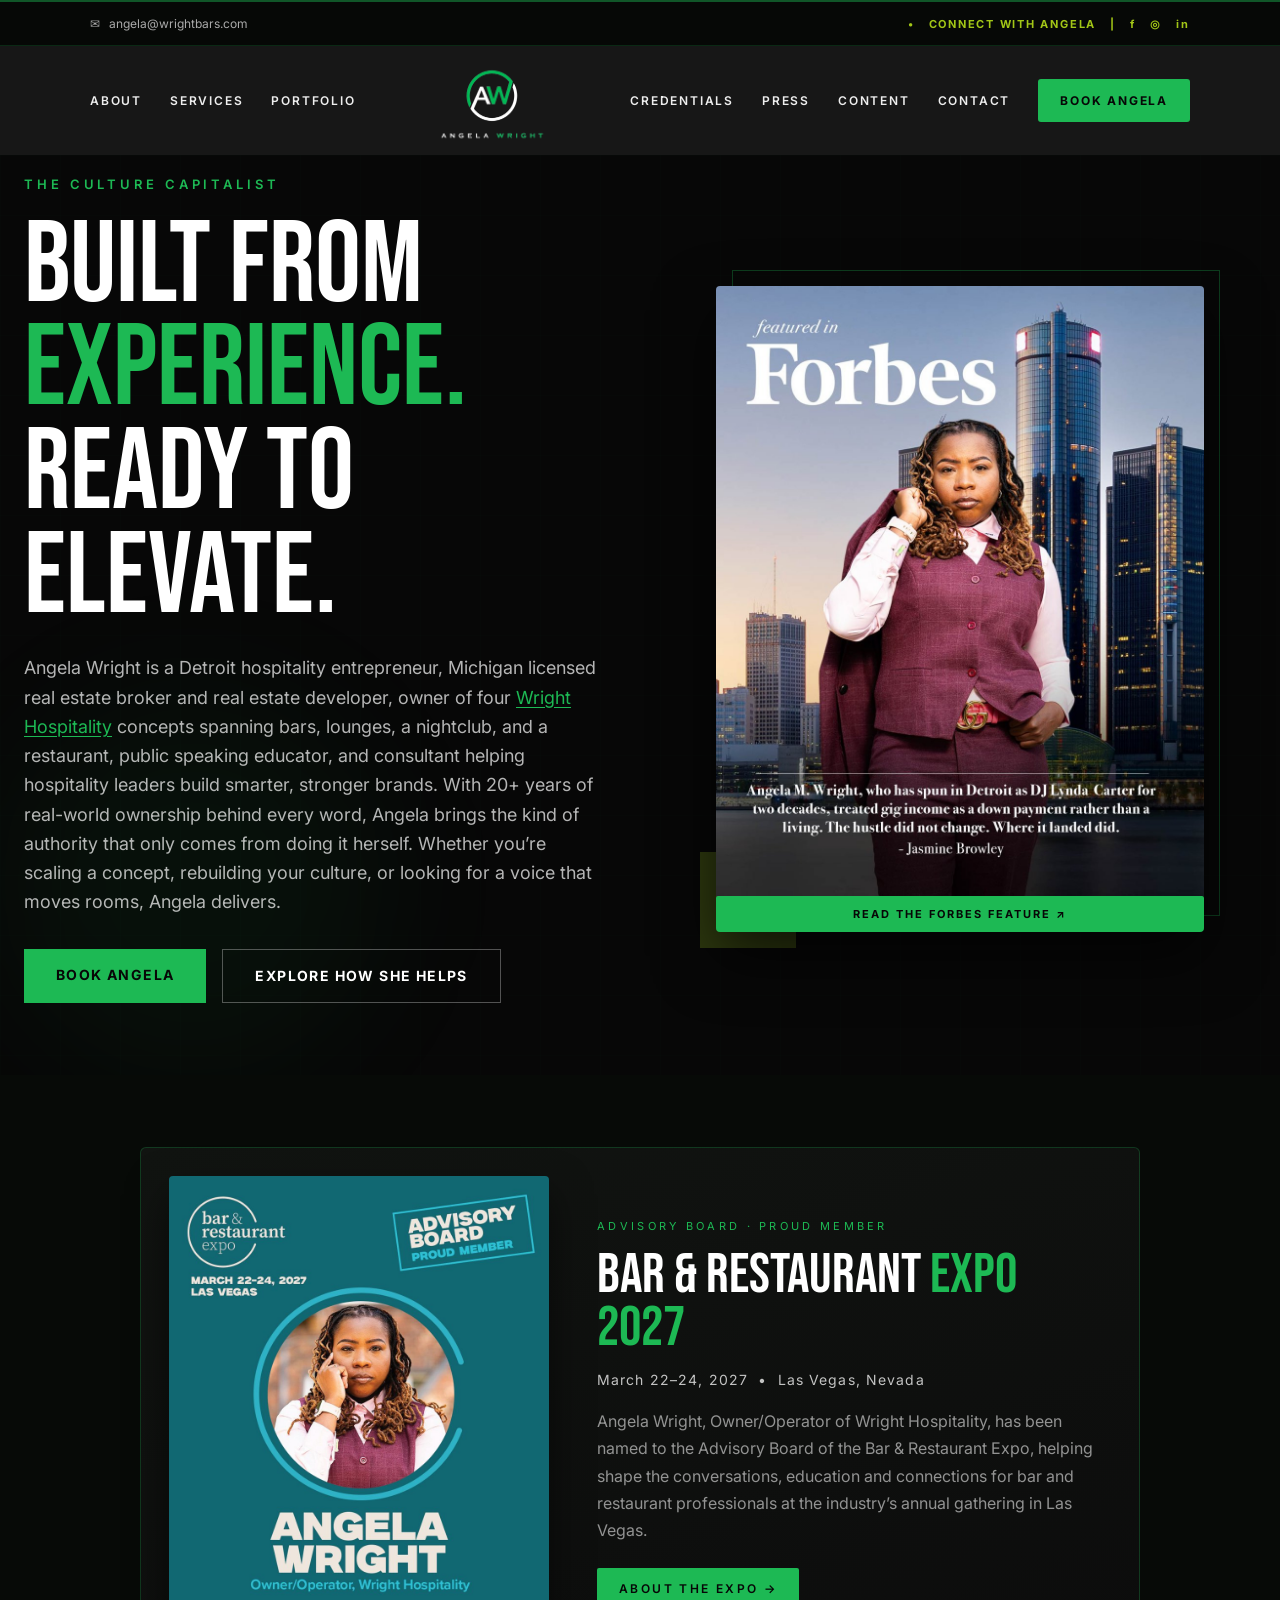
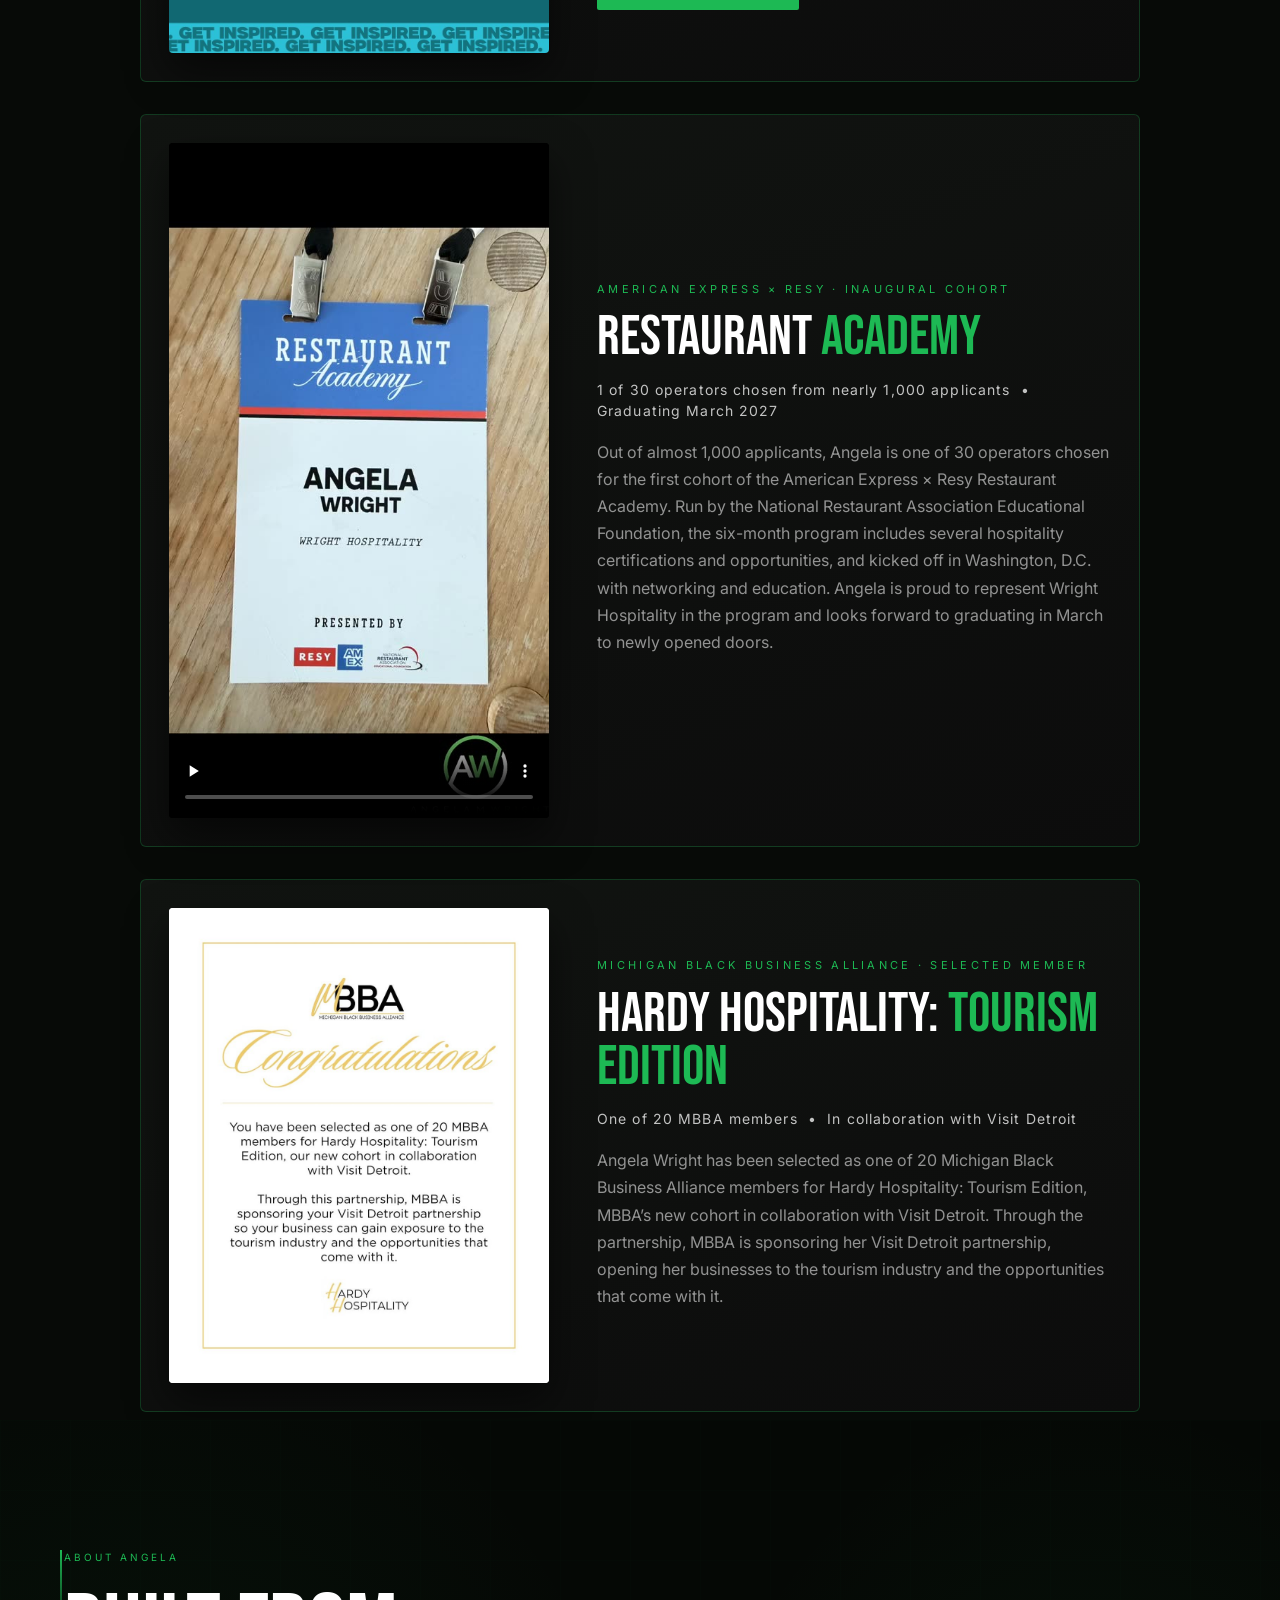
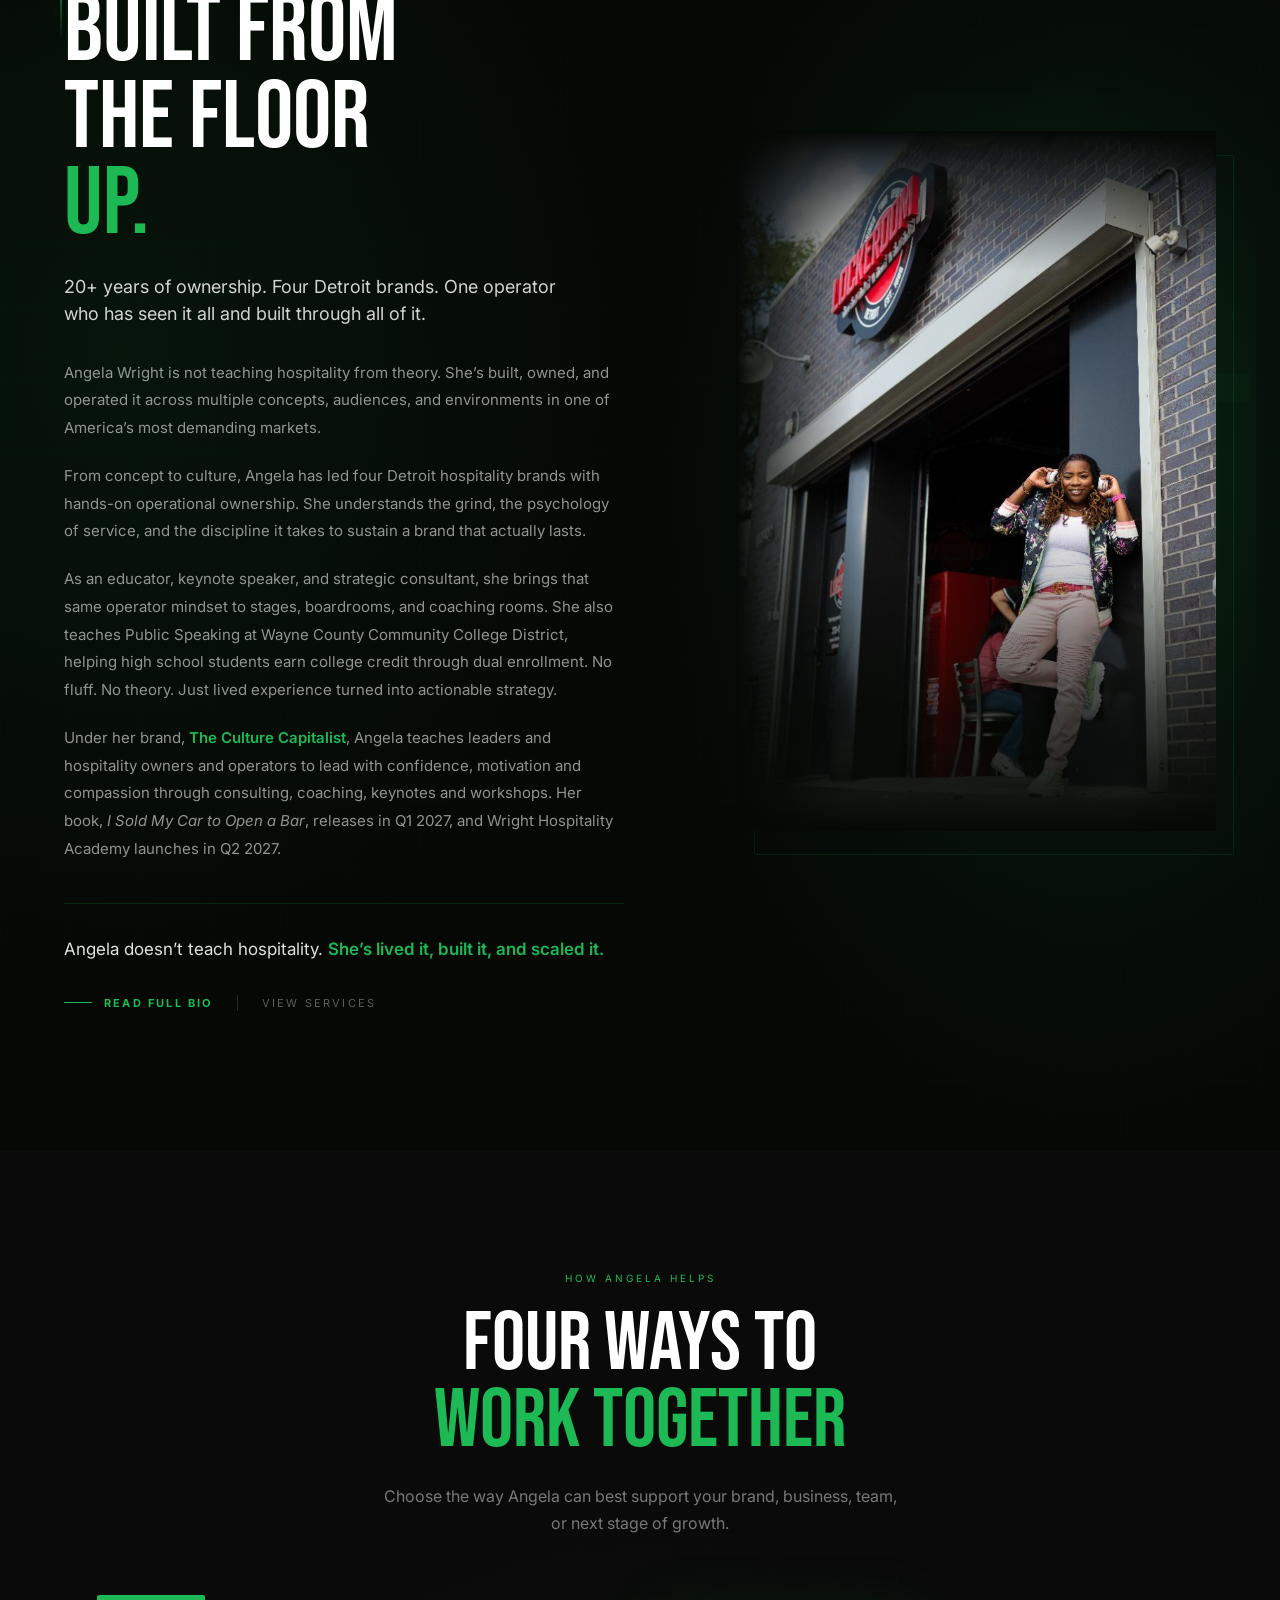
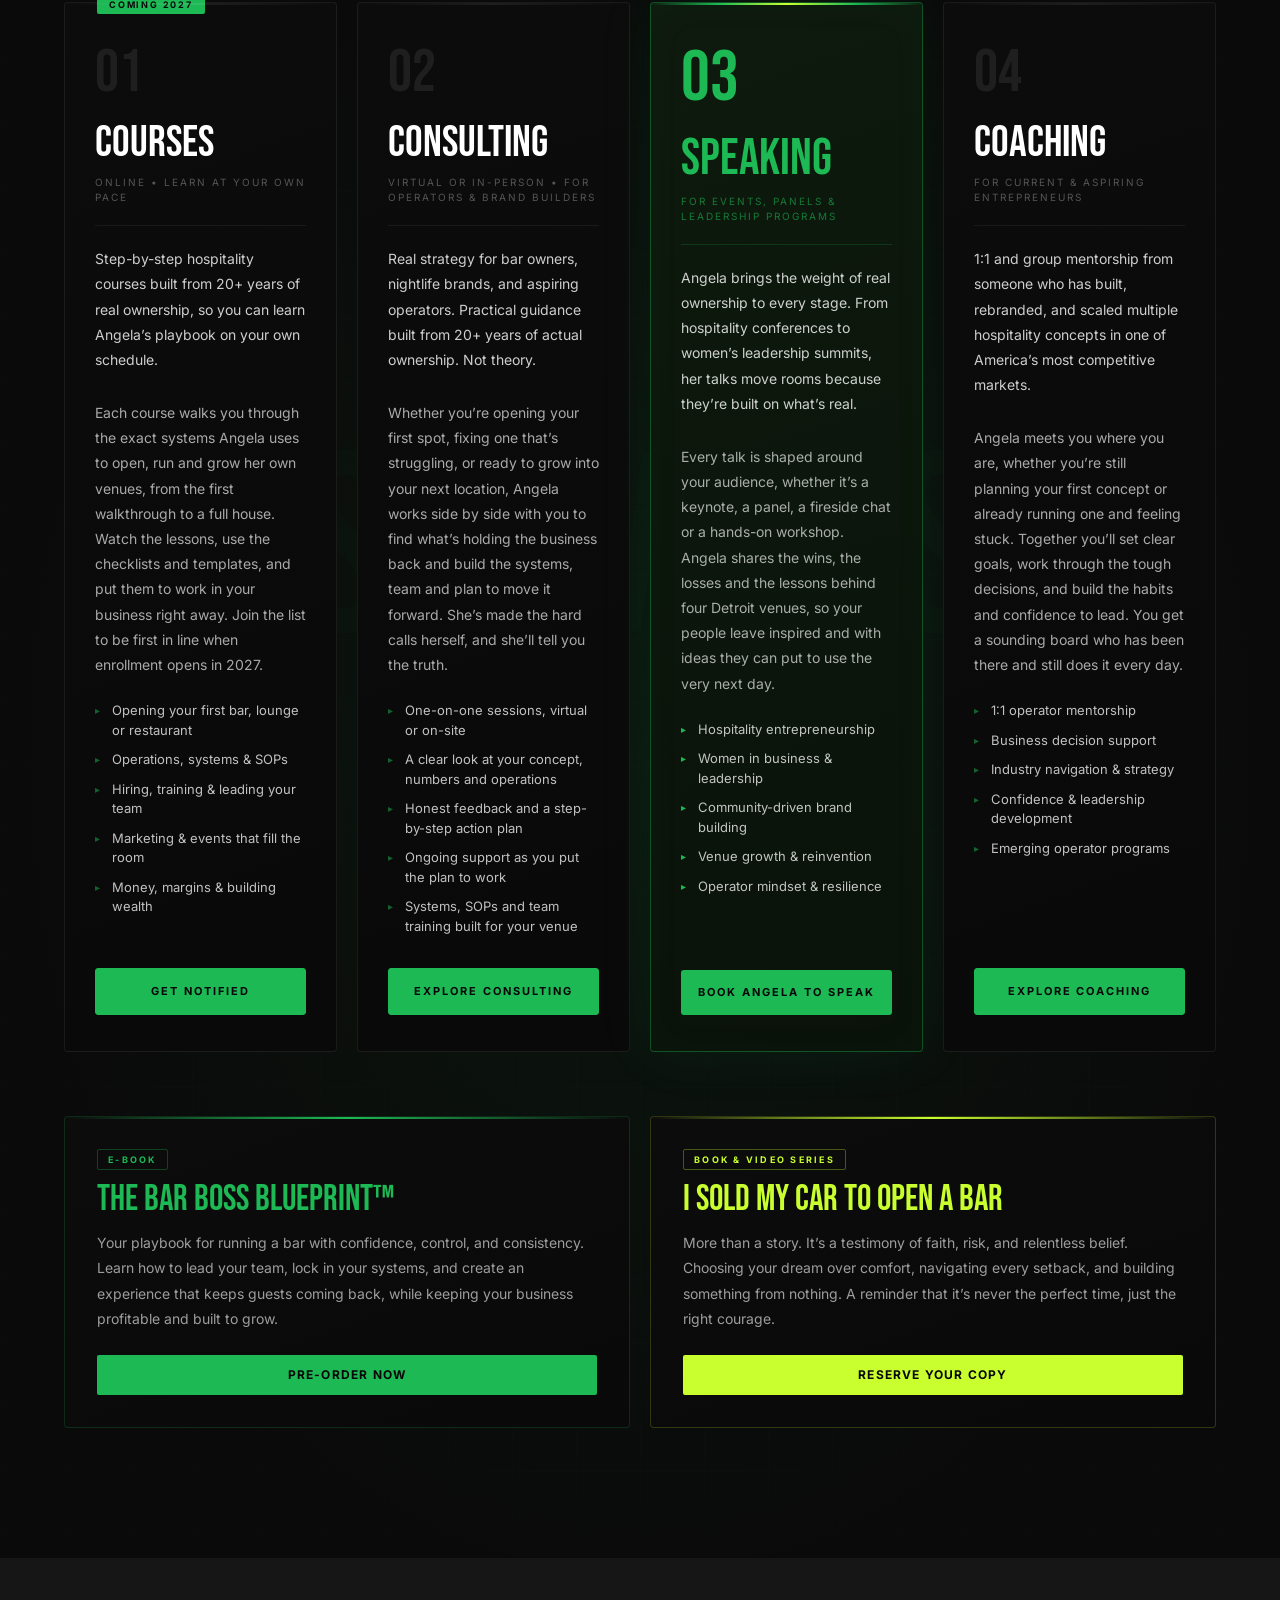
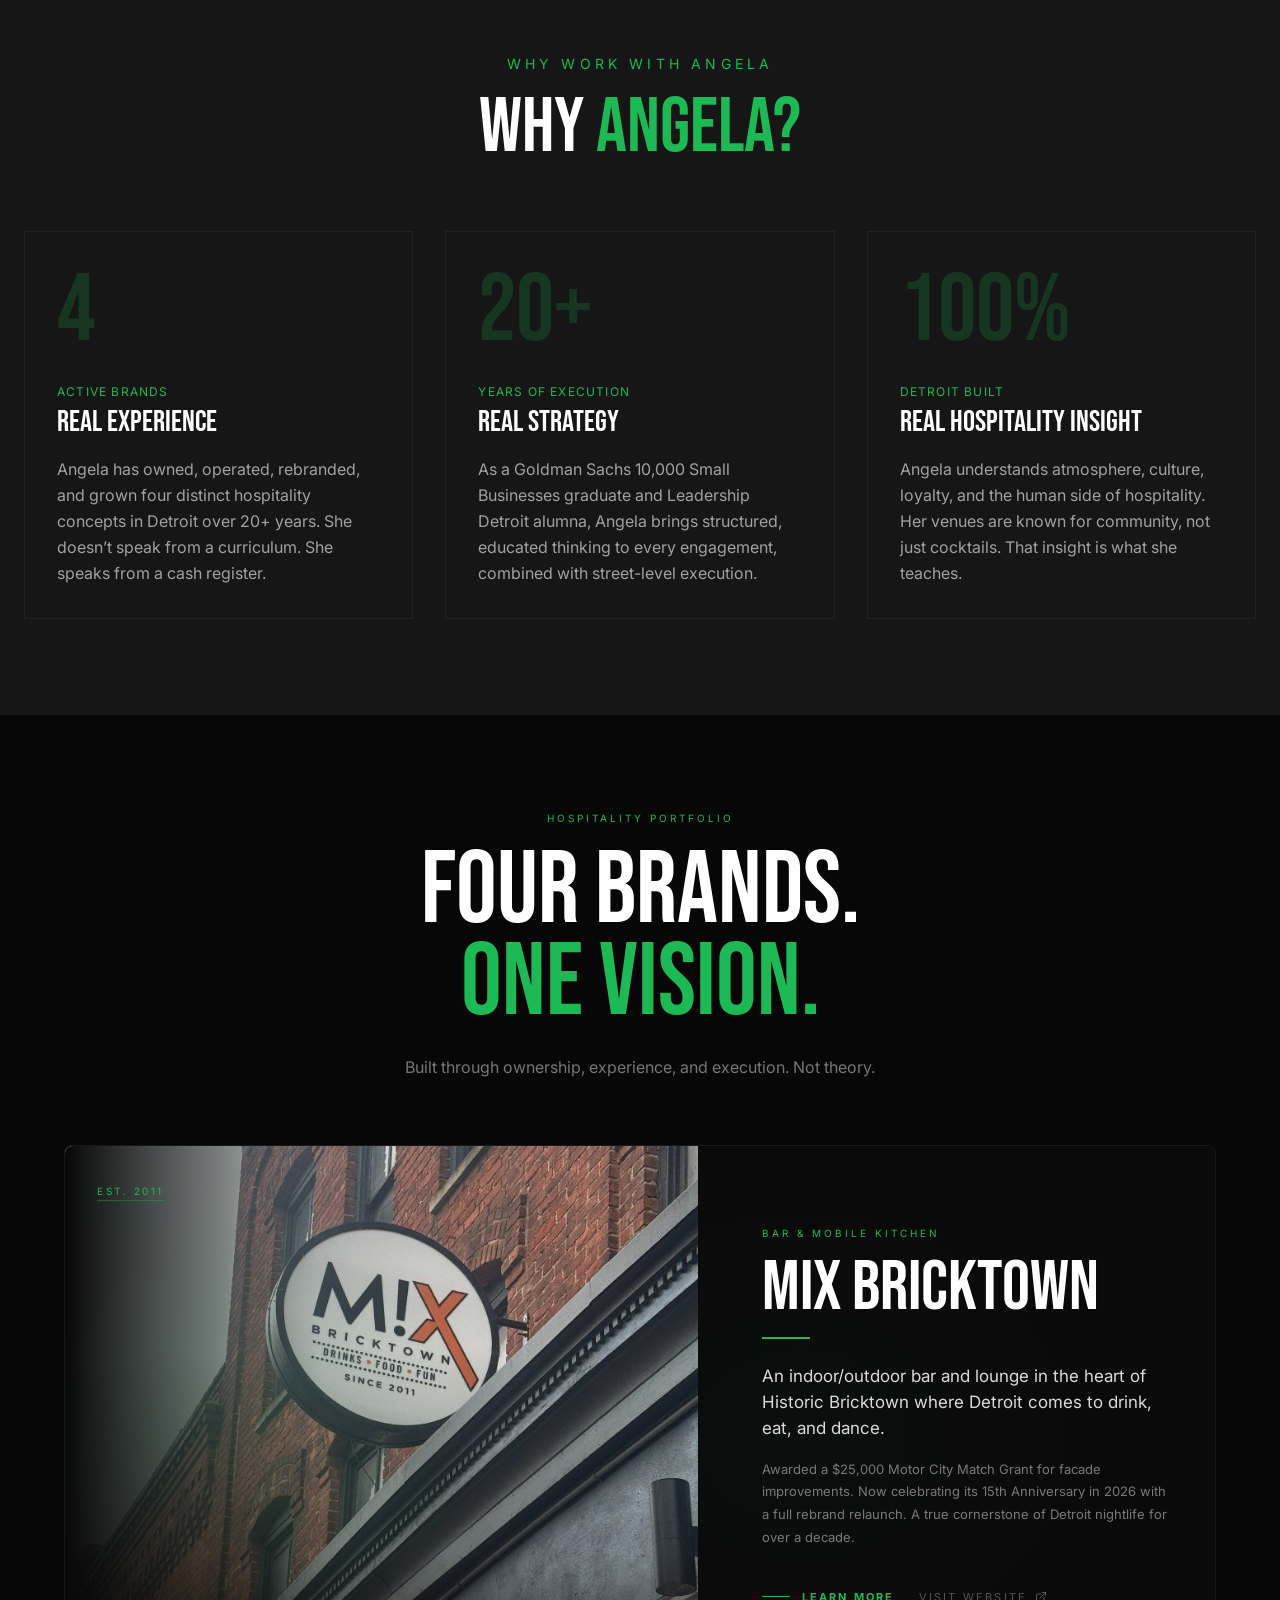
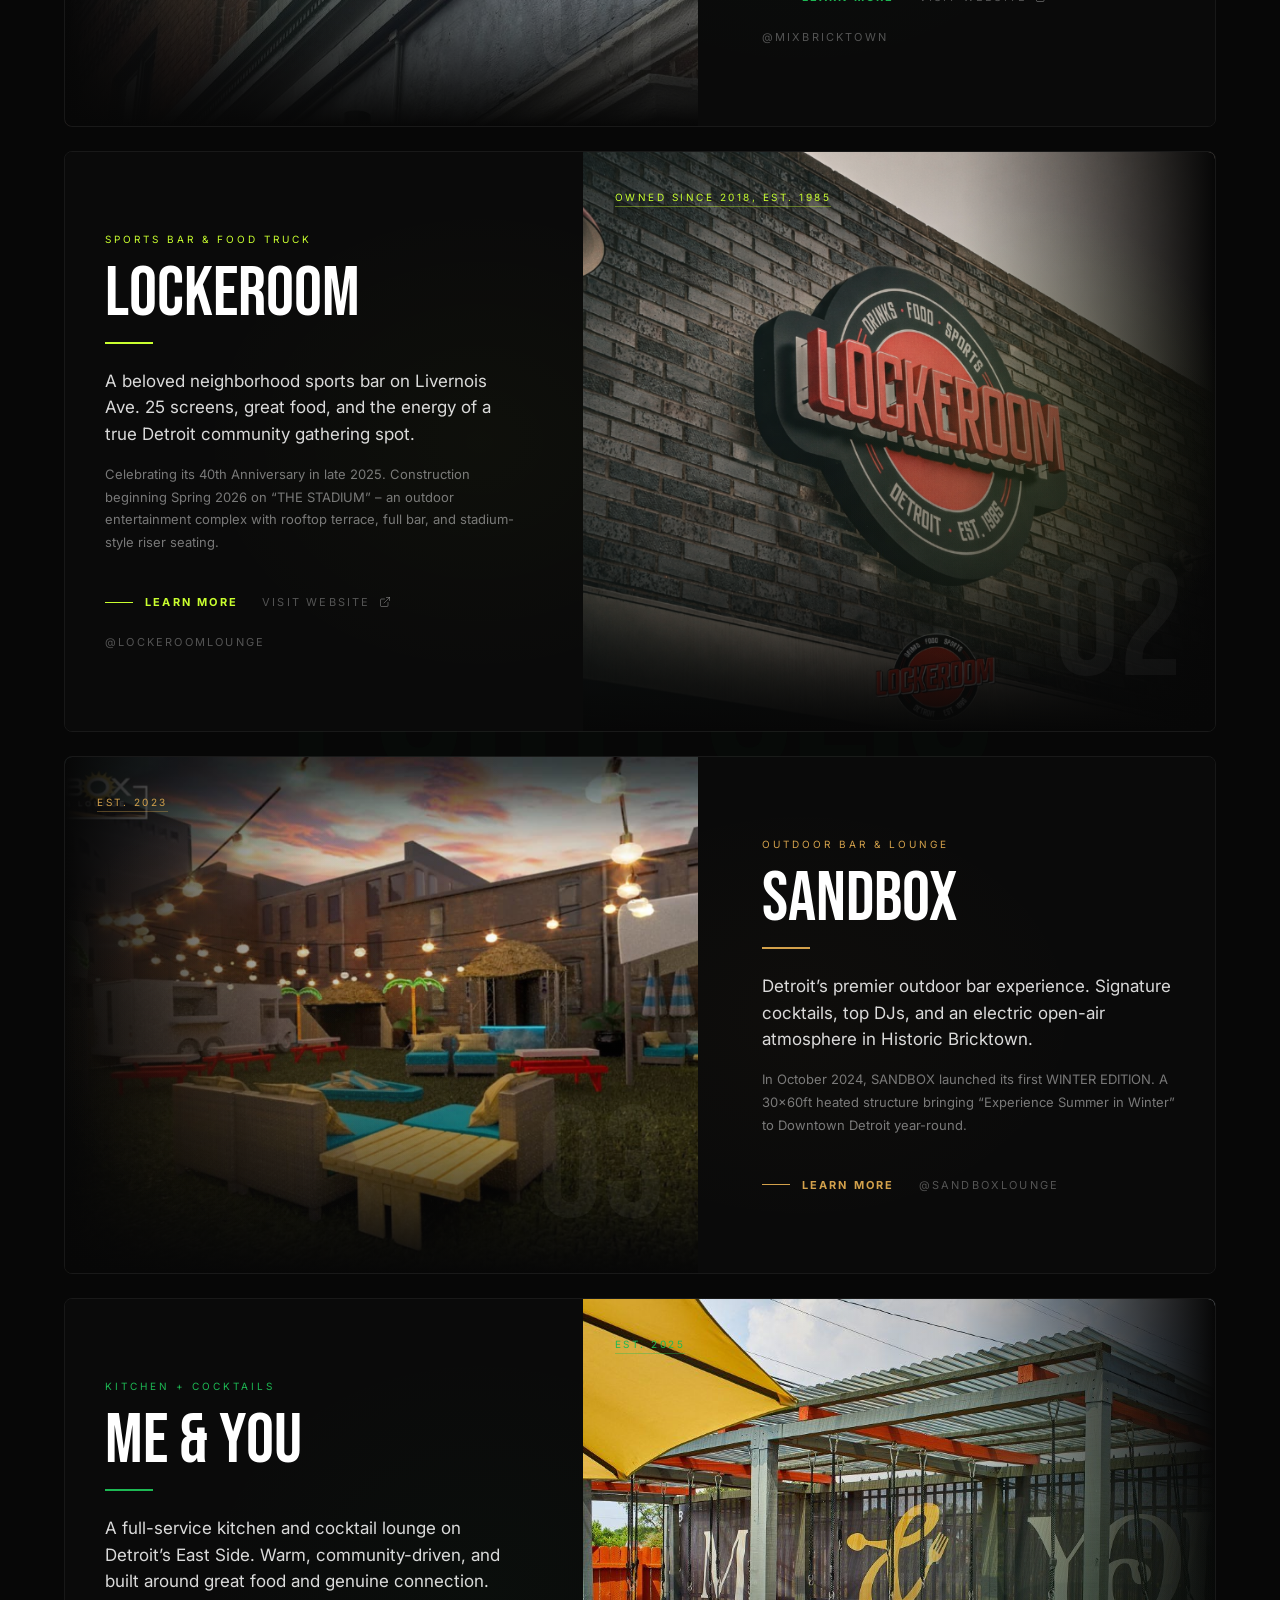
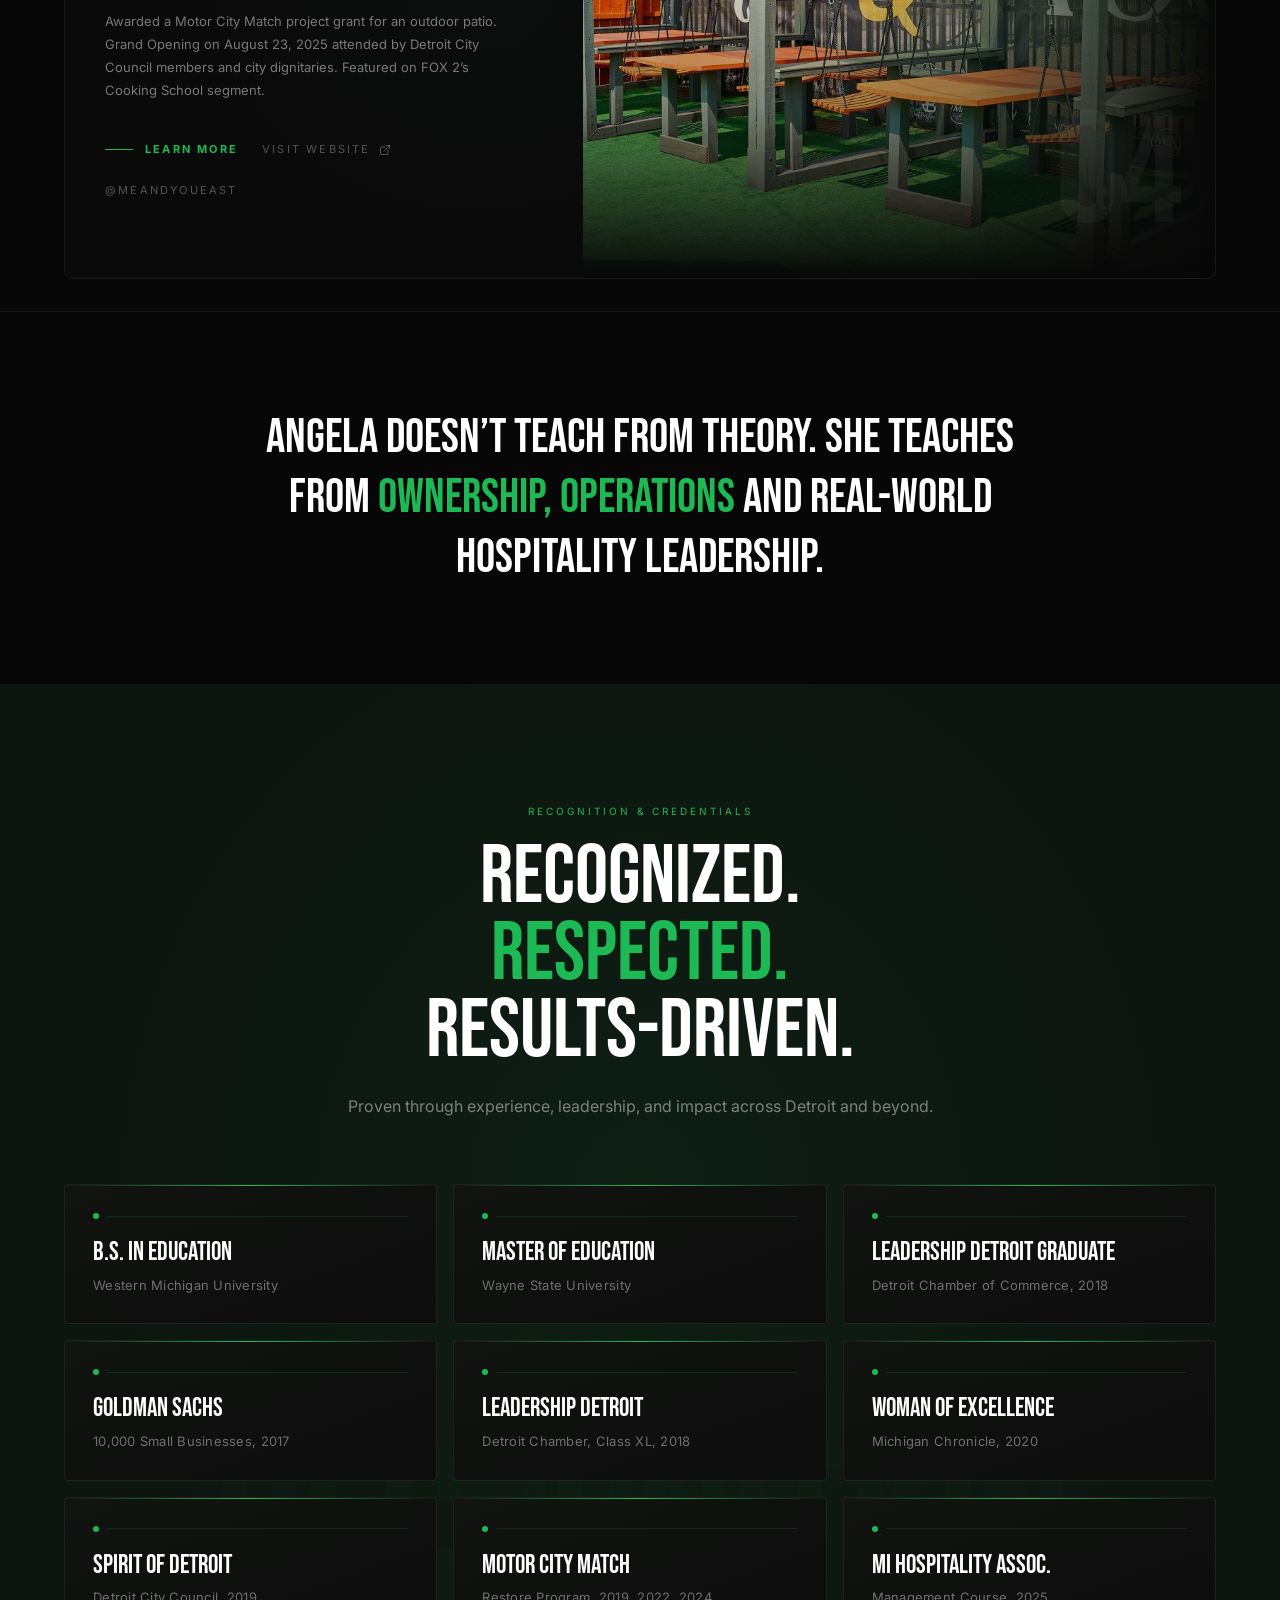
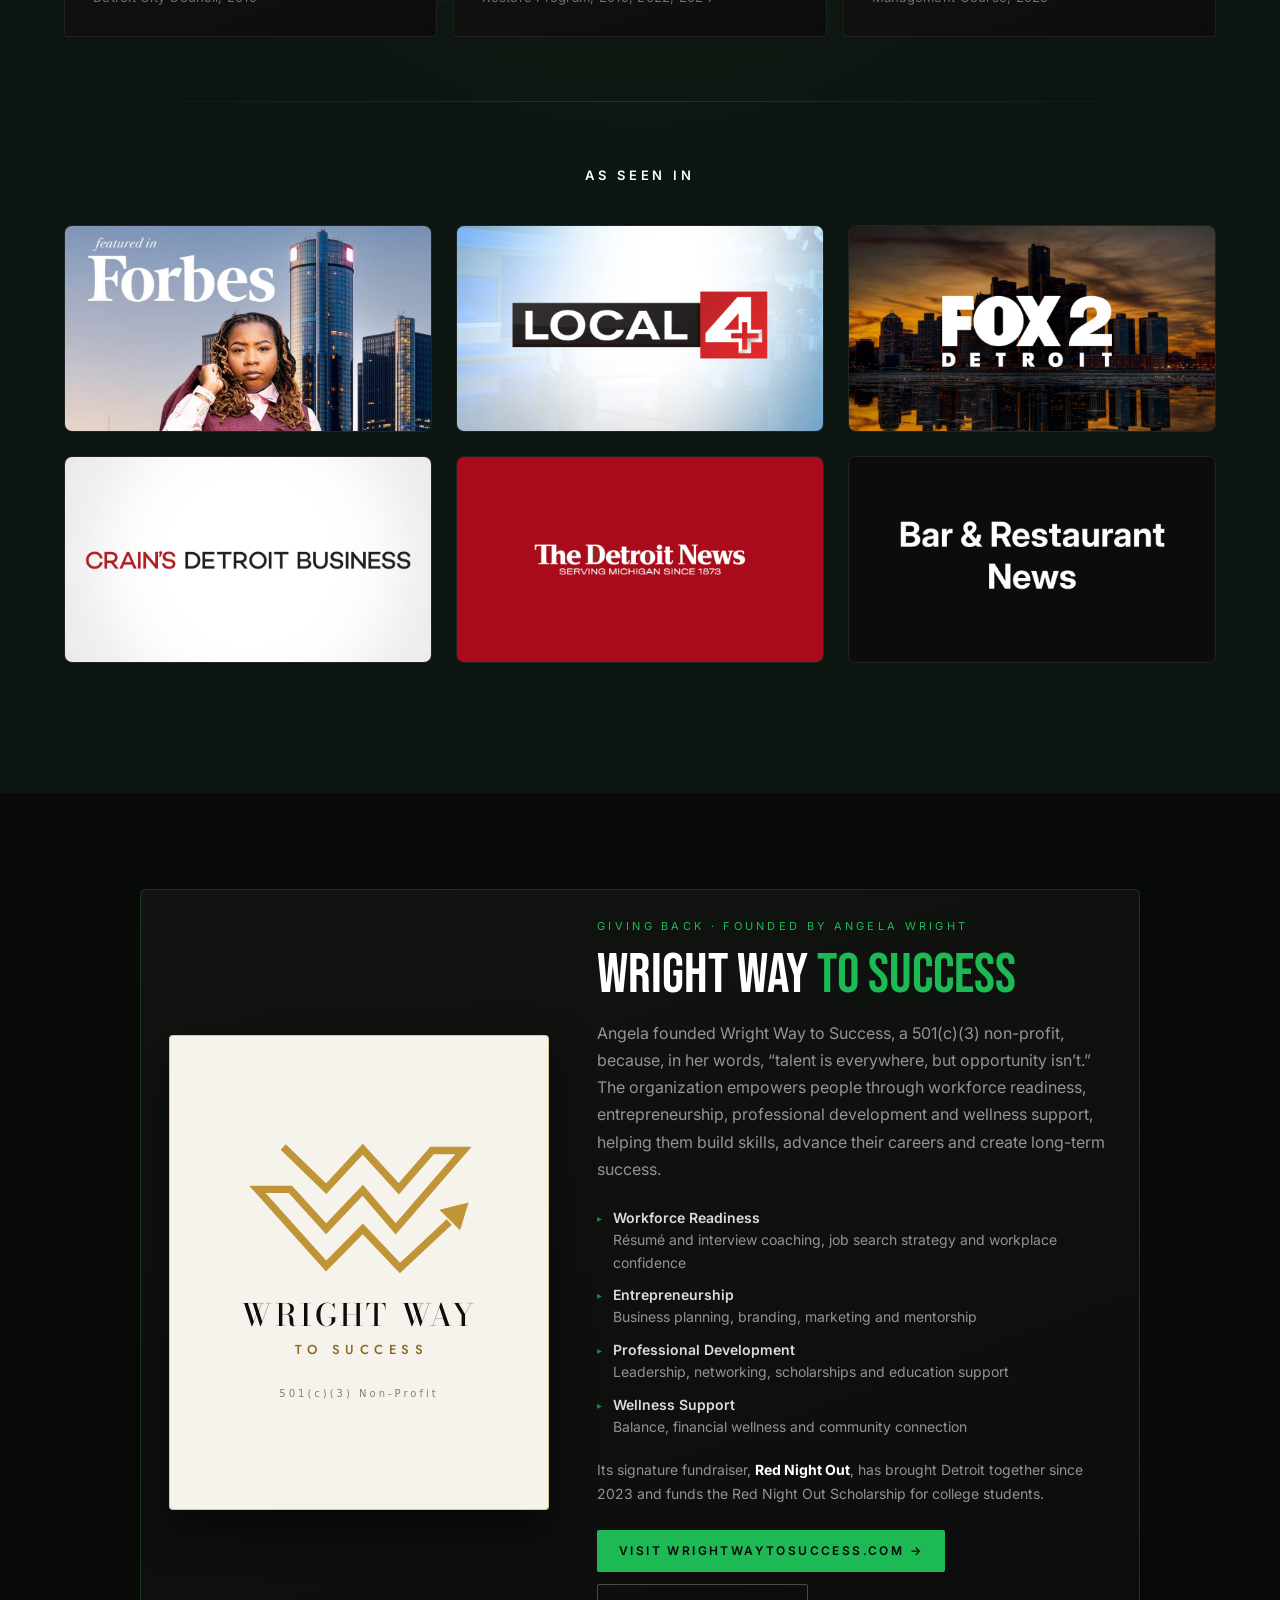
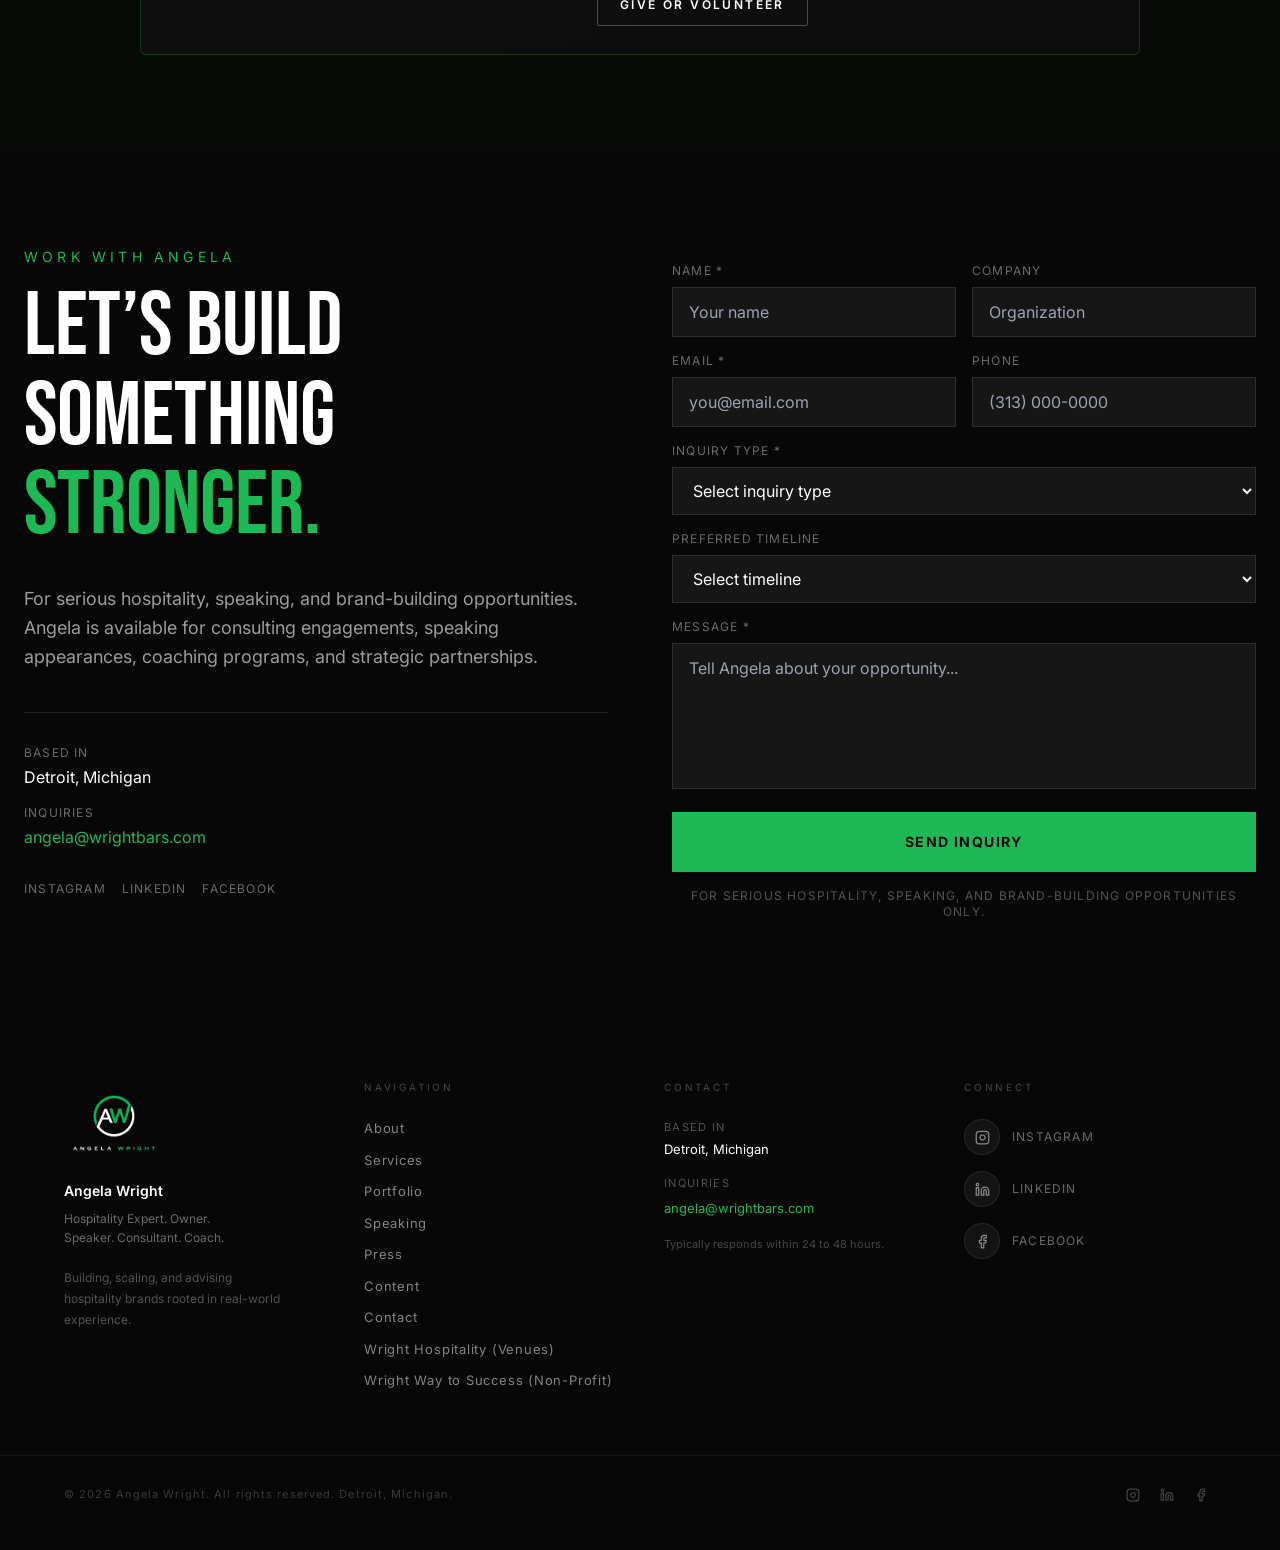
<file: index.html>
<!DOCTYPE html>
<html lang="en-US">
<head>
<meta charset="UTF-8">
<meta name="viewport" content="width=device-width, initial-scale=1">
<title>Angela Wright | The Culture Capitalist</title>
<meta name="description" content="Angela Wright, The Culture Capitalist, is a Detroit hospitality entrepreneur, speaker, coach and consultant who teaches leaders and hospitality owners and operators to lead with confidence, motivation and compassion.">
<meta property="og:title" content="Angela Wright | The Culture Capitalist">
<meta property="og:description" content="Teaching leaders and hospitality owners and operators to lead with confidence, motivation and compassion.">
<meta property="og:url" content="https://iamangelawright.com/">
<link rel="canonical" href="https://iamangelawright.com/">
<link rel="icon" href="/assets/images/favicon-32.jpg" sizes="32x32">
<link rel="icon" href="/assets/images/favicon-192.jpg" sizes="192x192">
<link rel="apple-touch-icon" href="/assets/images/favicon-180.jpg">
<link rel="preconnect" href="https://fonts.gstatic.com" crossorigin>
<link rel="stylesheet" href="https://fonts.googleapis.com/css2?family=Bodoni+Moda:opsz,wght@6..96,500&family=Jost:wght@500&display=swap">
<link rel="stylesheet" href="/assets/css/site.css">
<link rel="stylesheet" href="/assets/css/theme.css?v=20261030b">
<link rel="stylesheet" href="/assets/css/info.css">
</head>
<body class="home">
<div class="aw-topbar"><a href="mailto:angela@wrightbars.com">✉ &nbsp; angela@wrightbars.com</a><strong>• &nbsp; CONNECT WITH ANGELA &nbsp; | &nbsp; <a href="https://www.facebook.com/iamangelawright1/">f</a> &nbsp; <a href="https://instagram.com/iamangelawright">◎</a> &nbsp; <a href="https://linkedin.com/in/angela-wright-9540b5294">in</a></strong></div><nav class="aw-nav" id="aw-nav" style="--aw-logo-width:125px"><div class="aw-nav-left"><a href="#about">ABOUT</a><a href="#services">SERVICES</a><a href="#portfolio">PORTFOLIO</a></div><a href="#hero" aria-label="Angela Wright home"><img src="/assets/images/3baacd933_AngelaWright_logo_transparent.png" alt="Angela Wright"></a><button class="aw-mobile-toggle" aria-label="Open navigation" type="button" onclick="document.getElementById('aw-nav').classList.toggle('aw-open')">☰</button><div class="aw-nav-right"><a href="#recognition">CREDENTIALS</a><a href="/press">PRESS</a><a href="/content">CONTENT</a><a href="#contact">CONTACT</a><a href="https://calendar.app.google/bNt4V9HfeRj3hD4s8" target="_blank" rel="noopener" class="aw-book">BOOK ANGELA</a></div></nav><main id="aw-page">

<section class="relative min-h-screen bg-rich-black overflow-hidden flex flex-col active" id="hero"><div class="absolute inset-0"><div class="absolute top-0 right-0 w-1/2 h-full bg-gradient-to-l from-angela-green/8 to-transparent"></div><div class="absolute bottom-0 left-0 w-96 h-96 rounded-full bg-angela-green/5 blur-3xl"></div><div class="absolute top-1/3 right-1/4 w-64 h-64 rounded-full bg-neon-lime/3 blur-3xl"></div><div class="absolute inset-0 opacity-5" style="background-image: linear-gradient(rgba(29, 185, 84, 0.3) 1px, transparent 1px), linear-gradient(90deg, rgba(29, 185, 84, 0.3) 1px, transparent 1px); background-size: 60px 60px;"></div></div><div class="flex-1 flex items-center relative z-10 pt-40 pb-8"><div class="max-w-7xl mx-auto px-6 w-full"><div class="grid lg:grid-cols-2 gap-12 items-center min-h-[calc(100vh-180px)]"><div class="order-2 lg:order-1"><p class="font-body uppercase mb-5" style="font-size: 13px; color: rgb(29, 185, 84); letter-spacing: 0.3em; font-weight: 600;">The Culture Capitalist</p><h1 class="font-display text-white leading-none mb-6" style="font-size: clamp(56px, 9vw, 130px); line-height: 0.9; opacity: 1; transform: none;">BUILT FROM<br><span class="text-angela-green">EXPERIENCE.</span><br>READY TO<br>ELEVATE.</h1><p class="font-body text-white/70 text-lg leading-relaxed mb-8 max-w-xl">Angela Wright is a Detroit hospitality entrepreneur, Michigan licensed real estate broker and real estate developer, owner of four <a href="https://wrightbars.com" target="_blank" rel="noopener" style="color: rgb(29, 185, 84); text-decoration: underline; text-underline-offset: 3px;">Wright Hospitality</a> concepts spanning bars, lounges, a nightclub, and a restaurant, public speaking educator, and consultant helping hospitality leaders build smarter, stronger brands. With 20+ years of real-world ownership behind every word, Angela brings the kind of authority that only comes from doing it herself. Whether you’re scaling a concept, rebuilding your culture, or looking for a voice that moves rooms, Angela delivers.</p><div class="flex flex-wrap gap-4 mb-10"><a class="bg-angela-green text-rich-black font-body font-bold text-sm uppercase tracking-widest px-8 py-4 hover:bg-neon-lime transition-all duration-200 hover:scale-105" href="https://calendar.app.google/bNt4V9HfeRj3hD4s8" target="_blank" rel="noopener">Book Angela</a><a class="border border-white/30 text-white font-body font-bold text-sm uppercase tracking-widest px-8 py-4 hover:border-angela-green hover:text-angela-green transition-all duration-200 inline-block" href="#contact">Explore How She Helps</a></div></div><div class="order-1 lg:order-2 relative"><div class="aw-hero-forbes-wrap relative mx-auto"><div class="absolute -top-4 -right-4 w-full h-full border border-angela-green/30"></div><div class="absolute -bottom-4 -left-4 w-24 h-24 bg-neon-lime/20"></div><a class="aw-hero-forbes relative overflow-hidden" style="z-index: 10;" href="https://www.forbes.com/sites/jasminebrowley/2026/09/21/millennials-built-the-side-hustle-almost-none-of-them-own-it/" target="_blank" rel="noopener" aria-label="Read the Forbes feature on Angela Wright"><img decoding="async" fetchpriority="high" alt="Featured in Forbes: Angela M. Wright, who has spun in Detroit as DJ Lynda Carter for two decades, treated gig income as a down payment rather than a living. The hustle did not change. Where it landed did. Jasmine Browley" width="1000" height="1250" src="/assets/images/forbes-featured-angela-wright.jpg"><span class="aw-hero-forbes-cta font-body uppercase">Read the Forbes feature &#8599;</span></a></div></div></div></div></div></section>



<section id="advisory-board" class="aw-feature-section"><div class="max-w-7xl mx-auto px-6 lg:px-16"><div class="aw-feature scroll-fade-up"><a class="aw-feature-img" href="/assets/images/bar-restaurant-expo-advisory-board-2027.jpg" target="_blank" rel="noopener"><img decoding="async" loading="lazy" src="/assets/images/bar-restaurant-expo-advisory-board-2027.jpg" width="900" height="1130" alt="Bar &amp; Restaurant Expo Advisory Board, proud member: Angela Wright, Owner/Operator, Wright Hospitality. March 22-24, 2027, Las Vegas."></a><div class="aw-feature-body"><p class="font-body uppercase aw-feature-eyebrow">Advisory Board &middot; Proud Member</p><h3 class="font-display text-white">BAR &amp; RESTAURANT <span style="color: rgb(29, 185, 84);">EXPO 2027</span></h3><p class="font-body aw-feature-meta">March 22&ndash;24, 2027 &nbsp;&bull;&nbsp; Las Vegas, Nevada</p><p class="font-body aw-feature-text">Angela Wright, Owner/Operator of <a href="https://wrightbars.com" target="_blank" rel="noopener">Wright Hospitality</a>, has been named to the Advisory Board of the Bar &amp; Restaurant Expo, helping shape the conversations, education and connections for bar and restaurant professionals at the industry&rsquo;s annual gathering in Las Vegas.</p><a class="aw-feature-link font-body uppercase" href="https://www.barandrestaurantexpo.com/" target="_blank" rel="noopener">About the Expo &rarr;</a></div></div><div class="aw-feature scroll-fade-up"><div class="aw-feature-img aw-feature-video"><video controls playsinline preload="none" poster="/assets/images/amex-resy-restaurant-academy-poster.jpg" width="540" height="960"><source src="/assets/video/amex-resy-restaurant-academy-2026.mp4" type="video/mp4">Your browser can&rsquo;t play this video.</video></div><div class="aw-feature-body"><p class="font-body uppercase aw-feature-eyebrow">American Express &times; Resy &middot; Inaugural Cohort</p><h3 class="font-display text-white">RESTAURANT <span style="color: rgb(29, 185, 84);">ACADEMY</span></h3><p class="font-body aw-feature-meta">1 of 30 operators chosen from nearly 1,000 applicants &nbsp;&bull;&nbsp; Graduating March 2027</p><p class="font-body aw-feature-text">Out of almost 1,000 applicants, Angela is one of 30 operators chosen for the first cohort of the American Express &times; Resy Restaurant Academy. Run by the National Restaurant Association Educational Foundation, the six-month program includes several hospitality certifications and opportunities, and kicked off in Washington, D.C. with networking and education. Angela is proud to represent <a href="https://wrightbars.com" target="_blank" rel="noopener">Wright Hospitality</a> in the program and looks forward to graduating in March to newly opened doors.</p></div></div><div class="aw-feature aw-feature--light scroll-fade-up"><a class="aw-feature-img" href="/assets/images/mbba-hardy-hospitality-tourism-edition.jpg" target="_blank" rel="noopener"><img decoding="async" loading="lazy" src="/assets/images/mbba-hardy-hospitality-tourism-edition.jpg" width="1000" height="1250" alt="Michigan Black Business Alliance congratulations: selected as one of 20 MBBA members for Hardy Hospitality: Tourism Edition, a new cohort in collaboration with Visit Detroit."></a><div class="aw-feature-body"><p class="font-body uppercase aw-feature-eyebrow">Michigan Black Business Alliance &middot; Selected Member</p><h3 class="font-display text-white">HARDY HOSPITALITY: <span style="color: rgb(29, 185, 84);">TOURISM EDITION</span></h3><p class="font-body aw-feature-meta">One of 20 MBBA members &nbsp;&bull;&nbsp; In collaboration with Visit Detroit</p><p class="font-body aw-feature-text">Angela Wright has been selected as one of 20 Michigan Black Business Alliance members for Hardy Hospitality: Tourism Edition, MBBA&rsquo;s new cohort in collaboration with Visit Detroit. Through the partnership, MBBA is sponsoring her Visit Detroit partnership, opening her businesses to the tourism industry and the opportunities that come with it.</p></div></div></div></section>

<section class="relative overflow-hidden" id="about" style="background: rgb(5, 8, 5); padding: 130px 0px 140px;"><div class="absolute inset-0 pointer-events-none" style="background: radial-gradient(60% 70% at 10% 40%, rgba(29, 185, 84, 0.07) 0%, transparent 70%);"></div><div class="absolute inset-0 pointer-events-none" style="background: radial-gradient(55% 80% at 85% 50%, rgba(29, 185, 84, 0.09) 0%, transparent 65%);"></div><div class="absolute inset-0 opacity-[0.025] pointer-events-none" style="background-image: linear-gradient(rgba(29, 185, 84, 0.6) 1px, transparent 1px), linear-gradient(90deg, rgba(29, 185, 84, 0.6) 1px, transparent 1px); background-size: 70px 70px;"></div><div class="absolute inset-0 flex items-center justify-end pr-8 pointer-events-none overflow-hidden" style="z-index: 1;"><span class="font-display select-none" style="font-size: clamp(140px, 22vw, 320px); color: rgba(29, 185, 84, 0.024); line-height: 1; letter-spacing: -0.02em; user-select: none;">BUILT</span></div><div class="max-w-7xl mx-auto px-6 lg:px-16 relative" style="z-index: 10;"><div class="grid lg:grid-cols-[1fr_480px] gap-0 lg:gap-12 items-center"><div class="relative pr-0 lg:pr-8"><div class="absolute -left-1 top-0 origin-top hidden lg:block" style="width: 2px; height: 90px; background: linear-gradient(rgb(29, 185, 84), transparent); transform: none;"></div><p class="font-body uppercase mb-6" style="font-size: 10px; color: rgb(29, 185, 84); letter-spacing: 0.3em; opacity: 1; transform: none;">About Angela</p><div class="mb-6 overflow-hidden"><div><h2 class="font-display leading-none" style="font-size: clamp(54px, 7.5vw, 96px); color: white; line-height: 0.9;">BUILT FROM</h2></div><div><h2 class="font-display leading-none" style="font-size: clamp(54px, 7.5vw, 96px); color: white; line-height: 0.9;">THE FLOOR</h2></div><div><h2 class="font-display leading-none" style="font-size: clamp(54px, 7.5vw, 96px); color: rgb(29, 185, 84); line-height: 0.9;">UP.</h2></div></div><p class="font-body mb-8" style="font-size: 18px; color: rgba(255, 255, 255, 0.82); line-height: 1.5; max-width: 520px; opacity: 1; transform: none;">20+ years of ownership. Four Detroit brands. One operator who has seen it all and built through all of it.</p><div class="space-y-5 max-w-[560px]"><p class="font-body leading-relaxed" style="font-size: 15px; color: rgba(255, 255, 255, 0.56); line-height: 1.85; opacity: 1; transform: none;">Angela Wright is not teaching hospitality from theory. She’s built, owned, and operated it across multiple concepts, audiences, and environments in one of America’s most demanding markets.</p><p class="font-body leading-relaxed" style="font-size: 15px; color: rgba(255, 255, 255, 0.56); line-height: 1.85; opacity: 1; transform: none;">From concept to culture, Angela has led four Detroit hospitality brands with hands-on operational ownership. She understands the grind, the psychology of service, and the discipline it takes to sustain a brand that actually lasts.</p><p class="font-body leading-relaxed" style="font-size: 15px; color: rgba(255, 255, 255, 0.56); line-height: 1.85; opacity: 1; transform: none;">As an educator, keynote speaker, and strategic consultant, she brings that same operator mindset to stages, boardrooms, and coaching rooms. She also teaches Public Speaking at Wayne County Community College District, helping high school students earn college credit through dual enrollment. No fluff. No theory. Just lived experience turned into actionable strategy.</p><p class="font-body leading-relaxed" style="font-size: 15px; color: rgba(255, 255, 255, 0.56); line-height: 1.85; opacity: 1; transform: none;">Under her brand, <span style="color: rgb(29, 185, 84); font-weight: 600;">The Culture Capitalist</span>, Angela teaches leaders and hospitality owners and operators to lead with confidence, motivation and compassion through consulting, coaching, keynotes and workshops. Her book, <em>I Sold My Car to Open a Bar</em>, releases in Q1 2027, and Wright Hospitality Academy launches in Q2 2027.</p></div><div class="mt-10 pt-8 max-w-[560px]" style="border-top: 1px solid rgba(29, 185, 84, 0.18); opacity: 1; transform: none;"><p class="font-body" style="font-size: 17px; color: rgba(255, 255, 255, 0.88); line-height: 1.6;">Angela doesn’t teach hospitality. <span style="color: rgb(29, 185, 84); font-weight: 600;">She’s lived it, built it, and scaled it.</span></p></div><div class="mt-8 flex flex-wrap items-center gap-6"><button class="font-body font-bold uppercase inline-flex items-center gap-3 group transition-all" data-popup-type="setStateOpen" style="font-size: 11px; letter-spacing: 0.2em; color: rgb(29, 185, 84);"><span class="transition-all duration-300 group-hover:w-10" style="width: 28px; height: 1px; background: rgb(29, 185, 84); display: inline-block;"></span>Read Full Bio</button><span style="width: 1px; height: 16px; background: rgba(255, 255, 255, 0.12); display: inline-block;"></span><a class="font-body uppercase transition-colors" href="#services" style="font-size: 11px; letter-spacing: 0.2em; color: rgba(255, 255, 255, 0.35);">View Services</a></div></div><div class="relative hidden lg:block" style="margin-top: -40px; margin-bottom: -40px; opacity: 1; transform: none;"><div class="absolute pointer-events-none" style="inset: -40px; background: radial-gradient(at 60% 45%, rgba(29, 185, 84, 0.13) 0%, transparent 65%); z-index: 0;"></div><div class="absolute pointer-events-none" style="inset: 24px -18px -24px 18px; border: 1px solid rgba(29, 185, 84, 0.12); border-radius: 2px; z-index: 1;"></div><div class="relative overflow-hidden" style="z-index: 2; mask-image: linear-gradient(to right, transparent 0%, black 15%, black 80%, transparent 100%), linear-gradient(transparent 0%, black 8%, black 88%, transparent 100%); mask-composite: source-in;"><img decoding="async" loading="lazy" alt="Angela Wright" class="w-full object-cover object-center" src="/assets/images/bdb6767fa_0244-_0Z8_78332.jpg" style="height: 700px; display: block;"></div><div class="absolute bottom-0 left-0 right-0 pointer-events-none" style="height: 45%; background: linear-gradient(to top, rgb(5, 8, 5) 0%, rgba(5, 8, 5, 0.7) 40%, transparent 100%); z-index: 3;"></div><div class="absolute top-0 bottom-0 left-0 pointer-events-none" style="width: 25%; background: linear-gradient(to right, rgb(5, 8, 5) 0%, transparent 100%); z-index: 3;"></div><div class="absolute top-0 left-0 right-0 pointer-events-none" style="height: 20%; background: linear-gradient(rgb(5, 8, 5) 0%, transparent 100%); z-index: 3;"></div></div></div></div></section>



<section class="relative overflow-hidden" id="services" style="background: rgb(10, 10, 10); padding: 120px 0px 130px;"><div class="absolute inset-0 pointer-events-none" style="background: radial-gradient(70% 60% at 50% 60%, rgba(29, 185, 84, 0.07) 0%, transparent 70%);"></div><div class="absolute inset-0 opacity-[0.025] pointer-events-none" style="background-image: linear-gradient(rgba(29, 185, 84, 0.5) 1px, transparent 1px), linear-gradient(90deg, rgba(29, 185, 84, 0.5) 1px, transparent 1px); background-size: 64px 64px;"></div><div class="absolute inset-0 flex items-center justify-center pointer-events-none overflow-hidden" style="z-index: 0;"><span class="font-display select-none" style="font-size: clamp(120px, 20vw, 280px); color: rgba(29, 185, 84, 0.024); letter-spacing: -0.02em; user-select: none;">SERVICES</span></div><div class="max-w-7xl mx-auto px-6 lg:px-16 relative" style="z-index: 10;"><div class="mb-16 text-center mx-auto max-w-3xl"><p class="font-body uppercase mb-5" style="font-size: 10px; color: rgb(29, 185, 84); letter-spacing: 0.3em; opacity: 1; transform: none;">How Angela Helps</p><div><h2 class="font-display text-white leading-none mb-6" style="font-size: clamp(44px, 6.5vw, 86px); line-height: 0.92;">FOUR WAYS TO<br><span style="color: rgb(29, 185, 84);">WORK TOGETHER</span></h2></div><p class="font-body" style="font-size: 16px; color: rgba(255, 255, 255, 0.45); line-height: 1.7; max-width: 520px; margin: 0px auto; opacity: 1; transform: none;">Choose the way Angela can best support your brand, business, team, or next stage of growth.</p></div><div class="grid gap-4 lg:gap-5 items-stretch aw-ways-grid"><div class="group relative flex flex-col cursor-default transition-all duration-400 scroll-fade-up" style="padding: 36px 32px 34px; background: linear-gradient(160deg, rgb(12, 12, 12) 0%, rgb(9, 9, 9) 100%); border: 1px solid rgba(255, 255, 255, 0.07); border-radius: 4px; margin-top: 0px; margin-bottom: 0px"><div class="absolute -top-3 left-8"><span class="font-body uppercase text-rich-black font-bold" style="font-size: 9px; letter-spacing: 0.2em; background: rgb(29, 185, 84); padding: 4px 12px; border-radius: 2px;">Coming 2027</span></div><div style="position: absolute; top: 0px; left: 0px; right: 0px; height: 2px; background: linear-gradient(90deg, transparent, rgba(255, 255, 255, 0.08), transparent);"></div><div class="font-display mb-5 select-none transition-all duration-300 group-hover:opacity-30" style="font-size: 60px; line-height: 1; color: rgba(255, 255, 255, 0.08); font-weight: 400;">01</div><h3 class="font-display mb-1 transition-colors duration-300" style="font-size: clamp(30px, 3.5vw, 44px); color: white; line-height: 0.92;">COURSES</h3><p class="font-body uppercase mb-5 mt-2" style="font-size: 10px; letter-spacing: 0.2em; color: rgba(255, 255, 255, 0.3);">Online &bull; Learn at Your Own Pace</p><div class="mb-5" style="height: 1px; background: rgba(255, 255, 255, 0.06);"></div><p class="font-body leading-relaxed mb-7 flex-shrink-0" style="font-size: 14px; color: rgba(255, 255, 255, 0.8); line-height: 1.8;">Step-by-step hospitality courses built from 20+ years of real ownership, so you can learn Angela&rsquo;s playbook on your own schedule.</p><p class="font-body leading-relaxed mb-6" style="font-size: 14px; color: rgba(255, 255, 255, 0.65); line-height: 1.8;">Each course walks you through the exact systems Angela uses to open, run and grow her own venues, from the first walkthrough to a full house. Watch the lessons, use the checklists and templates, and put them to work in your business right away. Join the list to be first in line when enrollment opens in 2027.</p><ul class="space-y-2.5 mb-8 flex-1"><li class="font-body flex items-start gap-3" style="font-size: 13px; color: rgba(255, 255, 255, 0.75);"><span style="color: rgba(29, 185, 84, 0.5); margin-top: 2px; flex-shrink: 0; font-size: 10px;">▸</span>Opening your first bar, lounge or restaurant</li><li class="font-body flex items-start gap-3" style="font-size: 13px; color: rgba(255, 255, 255, 0.75);"><span style="color: rgba(29, 185, 84, 0.5); margin-top: 2px; flex-shrink: 0; font-size: 10px;">▸</span>Operations, systems &amp; SOPs</li><li class="font-body flex items-start gap-3" style="font-size: 13px; color: rgba(255, 255, 255, 0.75);"><span style="color: rgba(29, 185, 84, 0.5); margin-top: 2px; flex-shrink: 0; font-size: 10px;">▸</span>Hiring, training &amp; leading your team</li><li class="font-body flex items-start gap-3" style="font-size: 13px; color: rgba(255, 255, 255, 0.75);"><span style="color: rgba(29, 185, 84, 0.5); margin-top: 2px; flex-shrink: 0; font-size: 10px;">▸</span>Marketing &amp; events that fill the room</li><li class="font-body flex items-start gap-3" style="font-size: 13px; color: rgba(255, 255, 255, 0.75);"><span style="color: rgba(29, 185, 84, 0.5); margin-top: 2px; flex-shrink: 0; font-size: 10px;">▸</span>Money, margins &amp; building wealth</li></ul><a class="font-body font-bold uppercase w-full py-3.5 transition-all duration-300 group-hover:shadow-lg inline-block" href="#contact" style="font-size: 11px; letter-spacing: 0.18em; background: transparent; color: rgba(255, 255, 255, 0.5); border: 1px solid rgba(255, 255, 255, 0.12); border-radius: 3px;">Get Notified</a></div><div class="group relative flex flex-col cursor-default transition-all duration-400 scroll-fade-up stagger-1" style="padding: 36px 32px 34px; background: linear-gradient(160deg, rgb(12, 12, 12) 0%, rgb(9, 9, 9) 100%); border: 1px solid rgba(255, 255, 255, 0.07); border-radius: 4px; margin-top: 0px; margin-bottom: 0px"><div style="position: absolute; top: 0px; left: 0px; right: 0px; height: 2px; background: linear-gradient(90deg, transparent, rgba(255, 255, 255, 0.08), transparent);"></div><div class="font-display mb-5 select-none transition-all duration-300 group-hover:opacity-30" style="font-size: 60px; line-height: 1; color: rgba(255, 255, 255, 0.08); font-weight: 400;">02</div><h3 class="font-display mb-1 transition-colors duration-300" style="font-size: clamp(30px, 3.5vw, 44px); color: white; line-height: 0.92;">CONSULTING</h3><p class="font-body uppercase mb-5 mt-2" style="font-size: 10px; letter-spacing: 0.2em; color: rgba(255, 255, 255, 0.3);">Virtual or In-Person • For Operators &amp; Brand Builders</p><div class="mb-5" style="height: 1px; background: rgba(255, 255, 255, 0.06);"></div><p class="font-body leading-relaxed mb-7 flex-shrink-0" style="font-size: 14px; color: rgba(255, 255, 255, 0.8); line-height: 1.8;">Real strategy for bar owners, nightlife brands, and aspiring operators. Practical guidance built from 20+ years of actual ownership. Not theory.</p><p class="font-body leading-relaxed mb-6" style="font-size: 14px; color: rgba(255, 255, 255, 0.65); line-height: 1.8;">Whether you&rsquo;re opening your first spot, fixing one that&rsquo;s struggling, or ready to grow into your next location, Angela works side by side with you to find what&rsquo;s holding the business back and build the systems, team and plan to move it forward. She&rsquo;s made the hard calls herself, and she&rsquo;ll tell you the truth.</p><ul class="space-y-2.5 mb-8 flex-1"><li class="font-body flex items-start gap-3" style="font-size: 13px; color: rgba(255, 255, 255, 0.75);"><span style="color: rgba(29, 185, 84, 0.5); margin-top: 2px; flex-shrink: 0; font-size: 10px;">▸</span>One-on-one sessions, virtual or on-site</li><li class="font-body flex items-start gap-3" style="font-size: 13px; color: rgba(255, 255, 255, 0.75);"><span style="color: rgba(29, 185, 84, 0.5); margin-top: 2px; flex-shrink: 0; font-size: 10px;">▸</span>A clear look at your concept, numbers and operations</li><li class="font-body flex items-start gap-3" style="font-size: 13px; color: rgba(255, 255, 255, 0.75);"><span style="color: rgba(29, 185, 84, 0.5); margin-top: 2px; flex-shrink: 0; font-size: 10px;">▸</span>Honest feedback and a step-by-step action plan</li><li class="font-body flex items-start gap-3" style="font-size: 13px; color: rgba(255, 255, 255, 0.75);"><span style="color: rgba(29, 185, 84, 0.5); margin-top: 2px; flex-shrink: 0; font-size: 10px;">▸</span>Ongoing support as you put the plan to work</li><li class="font-body flex items-start gap-3" style="font-size: 13px; color: rgba(255, 255, 255, 0.75);"><span style="color: rgba(29, 185, 84, 0.5); margin-top: 2px; flex-shrink: 0; font-size: 10px;">▸</span>Systems, SOPs and team training built for your venue</li></ul><a class="font-body font-bold uppercase w-full py-3.5 transition-all duration-300 group-hover:shadow-lg inline-block" href="#contact" style="font-size: 11px; letter-spacing: 0.18em; background: transparent; color: rgba(255, 255, 255, 0.5); border: 1px solid rgba(255, 255, 255, 0.12); border-radius: 3px;">Explore Consulting</a></div><div id="speaking" class="group relative flex flex-col cursor-default transition-all duration-400 scroll-fade-up stagger-2" style="padding: 44px 36px 40px; background: linear-gradient(160deg, rgb(14, 26, 14) 0%, rgb(10, 18, 10) 100%); border: 1px solid rgba(29, 185, 84, 0.35); border-radius: 4px; margin-top: -16px; margin-bottom: -16px"><div class="absolute inset-0 pointer-events-none rounded" style="box-shadow: rgba(29, 185, 84, 0.08) 0px 0px 60px, rgba(29, 185, 84, 0.03) 0px 0px 40px inset;"></div><div style="position: absolute; top: 0px; left: 0px; right: 0px; height: 2px; background: linear-gradient(90deg, transparent, rgb(29, 185, 84), rgb(201, 255, 47), rgb(29, 185, 84), transparent);"></div><div class="font-display mb-5 select-none transition-all duration-300 group-hover:opacity-30" style="font-size: 72px; line-height: 1; color: rgb(29, 185, 84); font-weight: 400;">03</div><h3 class="font-display mb-1 transition-colors duration-300" style="font-size: clamp(36px, 4vw, 52px); color: rgb(29, 185, 84); line-height: 0.92;">SPEAKING</h3><p class="font-body uppercase mb-5 mt-2" style="font-size: 10px; letter-spacing: 0.2em; color: rgba(29, 185, 84, 0.6);">For Events, Panels &amp; Leadership Programs</p><div class="mb-5" style="height: 1px; background: rgba(29, 185, 84, 0.2);"></div><p class="font-body leading-relaxed mb-7 flex-shrink-0" style="font-size: 14px; color: rgba(255, 255, 255, 0.8); line-height: 1.8;">Angela brings the weight of real ownership to every stage. From hospitality conferences to women’s leadership summits, her talks move rooms because they’re built on what’s real.</p><p class="font-body leading-relaxed mb-6" style="font-size: 14px; color: rgba(255, 255, 255, 0.65); line-height: 1.8;">Every talk is shaped around your audience, whether it&rsquo;s a keynote, a panel, a fireside chat or a hands-on workshop. Angela shares the wins, the losses and the lessons behind four Detroit venues, so your people leave inspired and with ideas they can put to use the very next day.</p><ul class="space-y-2.5 mb-8 flex-1"><li class="font-body flex items-start gap-3" style="font-size: 13px; color: rgba(255, 255, 255, 0.75);"><span style="color: rgb(29, 185, 84); margin-top: 2px; flex-shrink: 0; font-size: 10px;">▸</span>Hospitality entrepreneurship</li><li class="font-body flex items-start gap-3" style="font-size: 13px; color: rgba(255, 255, 255, 0.75);"><span style="color: rgb(29, 185, 84); margin-top: 2px; flex-shrink: 0; font-size: 10px;">▸</span>Women in business &amp; leadership</li><li class="font-body flex items-start gap-3" style="font-size: 13px; color: rgba(255, 255, 255, 0.75);"><span style="color: rgb(29, 185, 84); margin-top: 2px; flex-shrink: 0; font-size: 10px;">▸</span>Community-driven brand building</li><li class="font-body flex items-start gap-3" style="font-size: 13px; color: rgba(255, 255, 255, 0.75);"><span style="color: rgb(29, 185, 84); margin-top: 2px; flex-shrink: 0; font-size: 10px;">▸</span>Venue growth &amp; reinvention</li><li class="font-body flex items-start gap-3" style="font-size: 13px; color: rgba(255, 255, 255, 0.75);"><span style="color: rgb(29, 185, 84); margin-top: 2px; flex-shrink: 0; font-size: 10px;">▸</span>Operator mindset &amp; resilience</li></ul><a href="#contact" class="font-body font-bold uppercase w-full py-3.5 transition-all duration-300 group-hover:shadow-lg" data-popup-type="propCallback" style="font-size: 11px; letter-spacing: 0.18em; background: rgb(29, 185, 84); color: rgb(7, 7, 7); border-width: medium; border-style: none; border-color: currentcolor; border-image: none; border-radius: 3px;">Book Angela to Speak</a></div><div class="group relative flex flex-col cursor-default transition-all duration-400 scroll-fade-up stagger-3" style="padding: 36px 32px 34px; background: linear-gradient(160deg, rgb(12, 12, 12) 0%, rgb(9, 9, 9) 100%); border: 1px solid rgba(255, 255, 255, 0.07); border-radius: 4px; margin-top: 0px; margin-bottom: 0px"><div style="position: absolute; top: 0px; left: 0px; right: 0px; height: 2px; background: linear-gradient(90deg, transparent, rgba(255, 255, 255, 0.08), transparent);"></div><div class="font-display mb-5 select-none transition-all duration-300 group-hover:opacity-30" style="font-size: 60px; line-height: 1; color: rgba(255, 255, 255, 0.08); font-weight: 400;">04</div><h3 class="font-display mb-1 transition-colors duration-300" style="font-size: clamp(30px, 3.5vw, 44px); color: white; line-height: 0.92;">COACHING</h3><p class="font-body uppercase mb-5 mt-2" style="font-size: 10px; letter-spacing: 0.2em; color: rgba(255, 255, 255, 0.3);">For Current &amp; Aspiring Entrepreneurs</p><div class="mb-5" style="height: 1px; background: rgba(255, 255, 255, 0.06);"></div><p class="font-body leading-relaxed mb-7 flex-shrink-0" style="font-size: 14px; color: rgba(255, 255, 255, 0.8); line-height: 1.8;">1:1 and group mentorship from someone who has built, rebranded, and scaled multiple hospitality concepts in one of America’s most competitive markets.</p><p class="font-body leading-relaxed mb-6" style="font-size: 14px; color: rgba(255, 255, 255, 0.65); line-height: 1.8;">Angela meets you where you are, whether you&rsquo;re still planning your first concept or already running one and feeling stuck. Together you&rsquo;ll set clear goals, work through the tough decisions, and build the habits and confidence to lead. You get a sounding board who has been there and still does it every day.</p><ul class="space-y-2.5 mb-8 flex-1"><li class="font-body flex items-start gap-3" style="font-size: 13px; color: rgba(255, 255, 255, 0.75);"><span style="color: rgba(29, 185, 84, 0.5); margin-top: 2px; flex-shrink: 0; font-size: 10px;">▸</span>1:1 operator mentorship</li><li class="font-body flex items-start gap-3" style="font-size: 13px; color: rgba(255, 255, 255, 0.75);"><span style="color: rgba(29, 185, 84, 0.5); margin-top: 2px; flex-shrink: 0; font-size: 10px;">▸</span>Business decision support</li><li class="font-body flex items-start gap-3" style="font-size: 13px; color: rgba(255, 255, 255, 0.75);"><span style="color: rgba(29, 185, 84, 0.5); margin-top: 2px; flex-shrink: 0; font-size: 10px;">▸</span>Industry navigation &amp; strategy</li><li class="font-body flex items-start gap-3" style="font-size: 13px; color: rgba(255, 255, 255, 0.75);"><span style="color: rgba(29, 185, 84, 0.5); margin-top: 2px; flex-shrink: 0; font-size: 10px;">▸</span>Confidence &amp; leadership development</li><li class="font-body flex items-start gap-3" style="font-size: 13px; color: rgba(255, 255, 255, 0.75);"><span style="color: rgba(29, 185, 84, 0.5); margin-top: 2px; flex-shrink: 0; font-size: 10px;">▸</span>Emerging operator programs</li></ul><a class="font-body font-bold uppercase w-full py-3.5 transition-all duration-300 group-hover:shadow-lg inline-block" href="#contact" style="font-size: 11px; letter-spacing: 0.18em; background: transparent; color: rgba(255, 255, 255, 0.5); border: 1px solid rgba(255, 255, 255, 0.12); border-radius: 3px;">Explore Coaching</a></div></div><div class="mt-16 grid lg:grid-cols-2 gap-5"><div class="relative flex flex-col p-8" style="background: linear-gradient(160deg, rgb(12, 12, 12) 0%, rgb(9, 9, 9) 100%); border: 1px solid rgba(29, 185, 84, 0.19); border-radius: 4px; opacity: 1; transform: none;"><div style="position: absolute; top: 0px; left: 0px; right: 0px; height: 2px; background: linear-gradient(90deg, transparent, rgb(29, 185, 84), transparent);"></div><span class="font-body uppercase font-bold mb-3 inline-block" style="font-size: 9px; letter-spacing: 0.25em; color: rgb(29, 185, 84); border: 1px solid rgba(29, 185, 84, 0.314); padding: 3px 10px; border-radius: 2px; align-self: flex-start;">E-Book</span><h4 class="font-display text-white mb-3" style="font-size: clamp(24px, 3vw, 36px); line-height: 1; color: rgb(29, 185, 84);">The Bar Boss Blueprint™</h4><p class="font-body leading-relaxed mb-6" style="font-size: 14px; color: rgba(255, 255, 255, 0.6); line-height: 1.8;">Your playbook for running a bar with confidence, control, and consistency. Learn how to lead your team, lock in your systems, and create an experience that keeps guests coming back, while keeping your business profitable and built to grow.</p><button type="button" data-aw-modal="preorder" data-product="The Bar Boss Blueprint™" class="font-body font-bold uppercase text-xs tracking-widest px-6 py-3 transition-all duration-200 hover:scale-105 inline-block" style="background: rgb(29, 185, 84); color: rgb(7, 7, 7); border-radius: 2px;">Pre-Order Now</button></div><div class="relative flex flex-col p-8" style="background: linear-gradient(160deg, rgb(12, 12, 12) 0%, rgb(9, 9, 9) 100%); border: 1px solid rgba(201, 255, 47, 0.19); border-radius: 4px; opacity: 1; transform: none;"><div style="position: absolute; top: 0px; left: 0px; right: 0px; height: 2px; background: linear-gradient(90deg, transparent, rgb(201, 255, 47), transparent);"></div><span class="font-body uppercase font-bold mb-3 inline-block" style="font-size: 9px; letter-spacing: 0.25em; color: rgb(201, 255, 47); border: 1px solid rgba(201, 255, 47, 0.314); padding: 3px 10px; border-radius: 2px; align-self: flex-start;">Book &amp; Video Series</span><h4 class="font-display text-white mb-3" style="font-size: clamp(24px, 3vw, 36px); line-height: 1; color: rgb(201, 255, 47);">I Sold My Car to Open a Bar</h4><p class="font-body leading-relaxed mb-6" style="font-size: 14px; color: rgba(255, 255, 255, 0.6); line-height: 1.8;">More than a story. It’s a testimony of faith, risk, and relentless belief. Choosing your dream over comfort, navigating every setback, and building something from nothing. A reminder that it’s never the perfect time, just the right courage.</p><button data-aw-modal="preorder" data-product="I Sold My Car to Open a Bar" class="font-body font-bold uppercase text-xs tracking-widest px-6 py-3 transition-all duration-200 hover:scale-105" style="background: rgb(201, 255, 47); color: rgb(7, 7, 7); border-radius: 2px;">Reserve Your Copy</button></div></div></div></section>



<section class="bg-deep-charcoal py-24"><div class="max-w-7xl mx-auto px-6"><div class="mb-16 text-center scroll-fade-up"><p class="font-body text-angela-green text-sm uppercase tracking-[0.3em] mb-4">Why Work With Angela</p><h2 class="font-display text-white leading-none" style="font-size: clamp(40px, 6vw, 90px);">WHY <span class="text-angela-green">ANGELA?</span></h2></div><div class="grid lg:grid-cols-3 gap-8"><div class="group relative p-8 border border-white/5 hover:border-angela-green/30 transition-all duration-300 scroll-fade-up stagger-1"><div class="font-display text-angela-green/20 text-8xl leading-none mb-6 group-hover:text-angela-green/30 transition-colors">4</div><div class="font-body text-angela-green text-xs uppercase tracking-widest mb-1">Active Brands</div><h3 class="font-display text-white text-3xl mb-4">REAL EXPERIENCE</h3><p class="font-body text-white/60 leading-relaxed">Angela has owned, operated, rebranded, and grown four distinct hospitality concepts in Detroit over 20+ years. She doesn’t speak from a curriculum. She speaks from a cash register.</p></div><div class="group relative p-8 border border-white/5 hover:border-angela-green/30 transition-all duration-300 scroll-fade-up stagger-2"><div class="font-display text-angela-green/20 text-8xl leading-none mb-6 group-hover:text-angela-green/30 transition-colors">20+</div><div class="font-body text-angela-green text-xs uppercase tracking-widest mb-1">Years of Execution</div><h3 class="font-display text-white text-3xl mb-4">REAL STRATEGY</h3><p class="font-body text-white/60 leading-relaxed">As a Goldman Sachs 10,000 Small Businesses graduate and Leadership Detroit alumna, Angela brings structured, educated thinking to every engagement, combined with street-level execution.</p></div><div class="group relative p-8 border border-white/5 hover:border-angela-green/30 transition-all duration-300 scroll-fade-up stagger-3"><div class="font-display text-angela-green/20 text-8xl leading-none mb-6 group-hover:text-angela-green/30 transition-colors">100%</div><div class="font-body text-angela-green text-xs uppercase tracking-widest mb-1">Detroit Built</div><h3 class="font-display text-white text-3xl mb-4">REAL HOSPITALITY INSIGHT</h3><p class="font-body text-white/60 leading-relaxed">Angela understands atmosphere, culture, loyalty, and the human side of hospitality. Her venues are known for community, not just cocktails. That insight is what she teaches.</p></div></div></div></section>



<section class="relative overflow-hidden" id="portfolio" style="background: rgb(7, 7, 7);"><div class="absolute inset-0 flex items-center justify-center pointer-events-none overflow-hidden" style="z-index: 0;"><span class="font-display select-none" style="font-size: clamp(100px, 18vw, 240px); color: rgba(29, 185, 84, 0.02); letter-spacing: -0.02em; user-select: none;">PORTFOLIO</span></div><div class="relative max-w-7xl mx-auto px-6 lg:px-16 pt-24 pb-16 text-center" style="z-index: 10;"><p class="font-body uppercase mb-5" style="font-size: 10px; color: rgb(29, 185, 84); letter-spacing: 0.3em; opacity: 1; transform: none;">Hospitality Portfolio</p><h2 class="font-display text-white leading-none mb-6" style="font-size: clamp(52px, 8vw, 110px); line-height: 0.9; opacity: 1; transform: none;">FOUR BRANDS.<br><span style="color: rgb(29, 185, 84);">ONE VISION.</span></h2><p class="font-body mx-auto" style="font-size: 16px; color: rgba(255, 255, 255, 0.45); line-height: 1.7; max-width: 480px; opacity: 1; transform: none;">Built through ownership, experience, and execution. Not theory.</p></div><div class="relative max-w-7xl mx-auto px-6 lg:px-16 space-y-6 pb-8" style="z-index: 10;"><div class="relative flex flex-col lg:flex-row min-h-[480px] overflow-hidden scroll-fade-up" style="border: 1px solid rgba(255, 255, 255, 0.07); border-radius: 8px"><div class="relative w-full lg:w-[55%] overflow-hidden" style="min-height: 380px;"><img decoding="async" alt="MIX BRICKTOWN" class="w-full h-full object-cover object-center absolute inset-0 skip-lazy" data-no-lazy="1" fetchpriority="high" loading="eager" src="/assets/images/f80126039_IMG_6187.jpg" style="min-height: 380px;"><div class="absolute inset-0" style="background: linear-gradient(to right, rgb(7, 7, 7) 0%, rgba(7, 7, 7, 0.15) 40%, transparent 70%);"></div><div class="absolute inset-0" style="background: linear-gradient(to top, rgb(7, 7, 7) 0%, rgba(7, 7, 7, 0.3) 30%, transparent 65%);"></div><div class="absolute inset-0" style="background: radial-gradient(50% 60% at 30% 50%, rgba(29, 185, 84, 0.08) 0%, transparent 70%);"></div><div class="absolute top-8 left-8"><span class="font-body uppercase" style="font-size: 10px; letter-spacing: 0.25em; color: rgb(29, 185, 84); border-bottom: 1px solid rgba(29, 185, 84, 0.376); padding-bottom: 3px;">Est. 2011</span></div><div class="absolute bottom-6 right-8 select-none pointer-events-none" style="z-index: 1;"><span class="font-display" style="font-size: clamp(80px, 14vw, 160px); color: rgba(255, 255, 255, 0.04); line-height: 1;">01</span></div></div><div class="relative flex flex-col justify-center w-full lg:w-[45%] px-10 py-14 lg:py-20 lg:pl-16 lg:pr-10" style="background: rgb(10, 10, 10); z-index: 2;"><div class="absolute inset-0 pointer-events-none" style="background: radial-gradient(80% 60% at 20% 50%, rgba(29, 185, 84, 0.024) 0%, transparent 70%);"></div><div class="relative" style="z-index: 1;"><p class="font-body uppercase mb-4" style="font-size: 10px; color: rgb(29, 185, 84); letter-spacing: 0.3em;">Bar &amp; Mobile Kitchen</p><h3 class="font-display text-white leading-none mb-4" style="font-size: clamp(42px, 5.5vw, 72px); line-height: 0.9;">MIX BRICKTOWN</h3><div class="mb-6" style="width: 48px; height: 2px; background: rgb(29, 185, 84);"></div><p class="font-body mb-4" style="font-size: 17px; color: rgba(255, 255, 255, 0.85); line-height: 1.55;">An indoor/outdoor bar and lounge in the heart of Historic Bricktown where Detroit comes to drink, eat, and dance.</p><p class="font-body mb-10" style="font-size: 13px; color: rgba(255, 255, 255, 0.45); line-height: 1.75;">Awarded a $25,000 Motor City Match Grant for facade improvements. Now celebrating its 15th Anniversary in 2026 with a full rebrand relaunch. A true cornerstone of Detroit nightlife for over a decade.</p><div class="flex flex-wrap items-center gap-6"><a class="group font-body font-bold uppercase inline-flex items-center gap-3 transition-all duration-300" href="#contact" style="font-size: 11px; letter-spacing: 0.2em; color: rgb(29, 185, 84);"><span class="transition-all duration-300 group-hover:w-10" style="width: 28px; height: 1px; background: rgb(29, 185, 84); display: inline-block; flex-shrink: 0;"></span>Learn More</a><a class="group font-body uppercase inline-flex items-center gap-2 transition-colors duration-200" href="https://www.mixbricktown.com" rel="noopener noreferrer" style="font-size: 11px; letter-spacing: 0.2em; color: rgba(255, 255, 255, 0.3);" target="_blank">Visit Website <svg class="lucide lucide-external-link" fill="none" height="12" stroke="currentColor" stroke-linecap="round" stroke-linejoin="round" stroke-width="2" viewBox="0 0 24 24" width="12" xmlns="http://www.w3.org/2000/svg"><path d="M15 3h6v6"></path><path d="M10 14 21 3"></path><path d="M18 13v6a2 2 0 0 1-2 2H5a2 2 0 0 1-2-2V8a2 2 0 0 1 2-2h6"></path></svg></a><a class="font-body uppercase transition-colors duration-200" href="https://instagram.com/mixbricktown" rel="noopener noreferrer" style="font-size: 11px; letter-spacing: 0.2em; color: rgba(255, 255, 255, 0.3);" target="_blank">@mixbricktown</a></div></div></div></div><div class="relative flex flex-col lg:flex-row-reverse min-h-[480px] overflow-hidden scroll-fade-up" style="border: 1px solid rgba(255, 255, 255, 0.07); border-radius: 8px"><div class="relative w-full lg:w-[55%] overflow-hidden" style="min-height: 380px;"><img decoding="async" loading="lazy" alt="LOCKEROOM" class="w-full h-full object-cover object-center absolute inset-0" src="/assets/images/7be4fe9da_ChatGPTImageMar23202608_21_26AM.png" style="min-height: 380px;"><div class="absolute inset-0" style="background: linear-gradient(to left, rgb(7, 7, 7) 0%, rgba(7, 7, 7, 0.15) 40%, transparent 70%);"></div><div class="absolute inset-0" style="background: linear-gradient(to top, rgb(7, 7, 7) 0%, rgba(7, 7, 7, 0.3) 30%, transparent 65%);"></div><div class="absolute inset-0" style="background: radial-gradient(50% 60% at 70% 50%, rgba(201, 255, 47, 0.08) 0%, transparent 70%);"></div><div class="absolute top-8 left-8"><span class="font-body uppercase" style="font-size: 10px; letter-spacing: 0.25em; color: rgb(201, 255, 47); border-bottom: 1px solid rgba(201, 255, 47, 0.376); padding-bottom: 3px;">Owned Since 2018, Est. 1985</span></div><div class="absolute bottom-6 right-8 select-none pointer-events-none" style="z-index: 1;"><span class="font-display" style="font-size: clamp(80px, 14vw, 160px); color: rgba(255, 255, 255, 0.04); line-height: 1;">02</span></div></div><div class="relative flex flex-col justify-center w-full lg:w-[45%] px-10 py-14 lg:py-20 lg:pr-16 lg:pl-10" style="background: rgb(10, 10, 10); z-index: 2;"><div class="absolute inset-0 pointer-events-none" style="background: radial-gradient(80% 60% at 80% 50%, rgba(201, 255, 47, 0.024) 0%, transparent 70%);"></div><div class="relative" style="z-index: 1;"><p class="font-body uppercase mb-4" style="font-size: 10px; color: rgb(201, 255, 47); letter-spacing: 0.3em;">Sports Bar &amp; Food Truck</p><h3 class="font-display text-white leading-none mb-4" style="font-size: clamp(42px, 5.5vw, 72px); line-height: 0.9;">LOCKEROOM</h3><div class="mb-6" style="width: 48px; height: 2px; background: rgb(201, 255, 47);"></div><p class="font-body mb-4" style="font-size: 17px; color: rgba(255, 255, 255, 0.85); line-height: 1.55;">A beloved neighborhood sports bar on Livernois Ave. 25 screens, great food, and the energy of a true Detroit community gathering spot.</p><p class="font-body mb-10" style="font-size: 13px; color: rgba(255, 255, 255, 0.45); line-height: 1.75;">Celebrating its 40th Anniversary in late 2025. Construction beginning Spring 2026 on “THE STADIUM” – an outdoor entertainment complex with rooftop terrace, full bar, and stadium-style riser seating.</p><div class="flex flex-wrap items-center gap-6"><a class="group font-body font-bold uppercase inline-flex items-center gap-3 transition-all duration-300" href="#contact" style="font-size: 11px; letter-spacing: 0.2em; color: rgb(201, 255, 47);"><span class="transition-all duration-300 group-hover:w-10" style="width: 28px; height: 1px; background: rgb(201, 255, 47); display: inline-block; flex-shrink: 0;"></span>Learn More</a><a class="group font-body uppercase inline-flex items-center gap-2 transition-colors duration-200" href="https://www.lockeroomlounge.com" rel="noopener noreferrer" style="font-size: 11px; letter-spacing: 0.2em; color: rgba(255, 255, 255, 0.3);" target="_blank">Visit Website <svg class="lucide lucide-external-link" fill="none" height="12" stroke="currentColor" stroke-linecap="round" stroke-linejoin="round" stroke-width="2" viewBox="0 0 24 24" width="12" xmlns="http://www.w3.org/2000/svg"><path d="M15 3h6v6"></path><path d="M10 14 21 3"></path><path d="M18 13v6a2 2 0 0 1-2 2H5a2 2 0 0 1-2-2V8a2 2 0 0 1 2-2h6"></path></svg></a><a class="font-body uppercase transition-colors duration-200" href="https://instagram.com/lockeroomlounge" rel="noopener noreferrer" style="font-size: 11px; letter-spacing: 0.2em; color: rgba(255, 255, 255, 0.3);" target="_blank">@lockeroomlounge</a></div></div></div></div><div class="relative flex flex-col lg:flex-row min-h-[480px] overflow-hidden scroll-fade-up" style="border: 1px solid rgba(255, 255, 255, 0.07); border-radius: 8px"><div class="relative w-full lg:w-[55%] overflow-hidden" style="min-height: 380px;"><img decoding="async" loading="lazy" alt="SANDBOX" class="w-full h-full object-cover object-center absolute inset-0" src="/assets/images/77305f68e_image.png" style="min-height: 380px;"><div class="absolute inset-0" style="background: linear-gradient(to right, rgb(7, 7, 7) 0%, rgba(7, 7, 7, 0.15) 40%, transparent 70%);"></div><div class="absolute inset-0" style="background: linear-gradient(to top, rgb(7, 7, 7) 0%, rgba(7, 7, 7, 0.3) 30%, transparent 65%);"></div><div class="absolute inset-0" style="background: radial-gradient(50% 60% at 30% 50%, rgba(211, 161, 75, 0.08) 0%, transparent 70%);"></div><div class="absolute top-8 left-8"><span class="font-body uppercase" style="font-size: 10px; letter-spacing: 0.25em; color: rgb(211, 161, 75); border-bottom: 1px solid rgba(211, 161, 75, 0.376); padding-bottom: 3px;">Est. 2023</span></div><div class="absolute bottom-6 right-8 select-none pointer-events-none" style="z-index: 1;"><span class="font-display" style="font-size: clamp(80px, 14vw, 160px); color: rgba(255, 255, 255, 0.04); line-height: 1;">03</span></div></div><div class="relative flex flex-col justify-center w-full lg:w-[45%] px-10 py-14 lg:py-20 lg:pl-16 lg:pr-10" style="background: rgb(10, 10, 10); z-index: 2;"><div class="absolute inset-0 pointer-events-none" style="background: radial-gradient(80% 60% at 20% 50%, rgba(211, 161, 75, 0.024) 0%, transparent 70%);"></div><div class="relative" style="z-index: 1;"><p class="font-body uppercase mb-4" style="font-size: 10px; color: rgb(211, 161, 75); letter-spacing: 0.3em;">Outdoor Bar &amp; Lounge</p><h3 class="font-display text-white leading-none mb-4" style="font-size: clamp(42px, 5.5vw, 72px); line-height: 0.9;">SANDBOX</h3><div class="mb-6" style="width: 48px; height: 2px; background: rgb(211, 161, 75);"></div><p class="font-body mb-4" style="font-size: 17px; color: rgba(255, 255, 255, 0.85); line-height: 1.55;">Detroit’s premier outdoor bar experience. Signature cocktails, top DJs, and an electric open-air atmosphere in Historic Bricktown.</p><p class="font-body mb-10" style="font-size: 13px; color: rgba(255, 255, 255, 0.45); line-height: 1.75;">In October 2024, SANDBOX launched its first WINTER EDITION. A 30x60ft heated structure bringing “Experience Summer in Winter” to Downtown Detroit year-round.</p><div class="flex flex-wrap items-center gap-6"><a class="group font-body font-bold uppercase inline-flex items-center gap-3 transition-all duration-300" href="#contact" style="font-size: 11px; letter-spacing: 0.2em; color: rgb(211, 161, 75);"><span class="transition-all duration-300 group-hover:w-10" style="width: 28px; height: 1px; background: rgb(211, 161, 75); display: inline-block; flex-shrink: 0;"></span>Learn More</a><a class="font-body uppercase transition-colors duration-200" href="https://instagram.com/sandboxlounge" rel="noopener noreferrer" style="font-size: 11px; letter-spacing: 0.2em; color: rgba(255, 255, 255, 0.3);" target="_blank">@sandboxlounge</a></div></div></div></div><div class="relative flex flex-col lg:flex-row-reverse min-h-[480px] overflow-hidden scroll-fade-up" style="border: 1px solid rgba(255, 255, 255, 0.07); border-radius: 8px"><div class="relative w-full lg:w-[55%] overflow-hidden" style="min-height: 380px;"><img decoding="async" loading="lazy" alt="ME &amp; YOU" class="w-full h-full object-cover object-center absolute inset-0" src="/assets/images/155d61594_IMG_0786.jpg" style="min-height: 380px;"><div class="absolute inset-0" style="background: linear-gradient(to left, rgb(7, 7, 7) 0%, rgba(7, 7, 7, 0.15) 40%, transparent 70%);"></div><div class="absolute inset-0" style="background: linear-gradient(to top, rgb(7, 7, 7) 0%, rgba(7, 7, 7, 0.3) 30%, transparent 65%);"></div><div class="absolute inset-0" style="background: radial-gradient(50% 60% at 70% 50%, rgba(29, 185, 84, 0.08) 0%, transparent 70%);"></div><div class="absolute top-8 left-8"><span class="font-body uppercase" style="font-size: 10px; letter-spacing: 0.25em; color: rgb(29, 185, 84); border-bottom: 1px solid rgba(29, 185, 84, 0.376); padding-bottom: 3px;">Est. 2025</span></div><div class="absolute bottom-6 right-8 select-none pointer-events-none" style="z-index: 1;"><span class="font-display" style="font-size: clamp(80px, 14vw, 160px); color: rgba(255, 255, 255, 0.04); line-height: 1;">04</span></div></div><div class="relative flex flex-col justify-center w-full lg:w-[45%] px-10 py-14 lg:py-20 lg:pr-16 lg:pl-10" style="background: rgb(10, 10, 10); z-index: 2;"><div class="absolute inset-0 pointer-events-none" style="background: radial-gradient(80% 60% at 80% 50%, rgba(29, 185, 84, 0.024) 0%, transparent 70%);"></div><div class="relative" style="z-index: 1;"><p class="font-body uppercase mb-4" style="font-size: 10px; color: rgb(29, 185, 84); letter-spacing: 0.3em;">Kitchen + Cocktails</p><h3 class="font-display text-white leading-none mb-4" style="font-size: clamp(42px, 5.5vw, 72px); line-height: 0.9;">ME &amp; YOU</h3><div class="mb-6" style="width: 48px; height: 2px; background: rgb(29, 185, 84);"></div><p class="font-body mb-4" style="font-size: 17px; color: rgba(255, 255, 255, 0.85); line-height: 1.55;">A full-service kitchen and cocktail lounge on Detroit’s East Side. Warm, community-driven, and built around great food and genuine connection.</p><p class="font-body mb-10" style="font-size: 13px; color: rgba(255, 255, 255, 0.45); line-height: 1.75;">Awarded a Motor City Match project grant for an outdoor patio. Grand Opening on August 23, 2025 attended by Detroit City Council members and city dignitaries. Featured on FOX 2’s Cooking School segment.</p><div class="flex flex-wrap items-center gap-6"><a class="group font-body font-bold uppercase inline-flex items-center gap-3 transition-all duration-300" href="#contact" style="font-size: 11px; letter-spacing: 0.2em; color: rgb(29, 185, 84);"><span class="transition-all duration-300 group-hover:w-10" style="width: 28px; height: 1px; background: rgb(29, 185, 84); display: inline-block; flex-shrink: 0;"></span>Learn More</a><a class="group font-body uppercase inline-flex items-center gap-2 transition-colors duration-200" href="https://www.meandyoueast.com" rel="noopener noreferrer" style="font-size: 11px; letter-spacing: 0.2em; color: rgba(255, 255, 255, 0.3);" target="_blank">Visit Website <svg class="lucide lucide-external-link" fill="none" height="12" stroke="currentColor" stroke-linecap="round" stroke-linejoin="round" stroke-width="2" viewBox="0 0 24 24" width="12" xmlns="http://www.w3.org/2000/svg"><path d="M15 3h6v6"></path><path d="M10 14 21 3"></path><path d="M18 13v6a2 2 0 0 1-2 2H5a2 2 0 0 1-2-2V8a2 2 0 0 1 2-2h6"></path></svg></a><a class="font-body uppercase transition-colors duration-200" href="https://instagram.com/meandyoueast" rel="noopener noreferrer" style="font-size: 11px; letter-spacing: 0.2em; color: rgba(255, 255, 255, 0.3);" target="_blank">@meandyoueast</a></div></div></div></div></div><div class="relative text-center py-24 px-6 scroll-fade-up" style="z-index: 10; border-top: 1px solid rgba(255, 255, 255, 0.05)"><p class="font-display text-white leading-tight mx-auto" style="font-size: clamp(24px, 4vw, 48px); max-width: 800px;">Angela doesn’t teach from theory. She teaches from <span style="color: rgb(29, 185, 84);">ownership, operations</span> and real-world hospitality leadership.</p></div></section>



<section class="relative overflow-hidden" id="recognition" style="background: rgb(13, 21, 16); padding: 120px 0px 130px;"><div class="absolute inset-0 pointer-events-none" style="background: radial-gradient(60% 50% at 50% 30%, rgba(29, 185, 84, 0.06) 0%, transparent 70%);"></div><div class="absolute inset-0 flex items-center justify-center pointer-events-none overflow-hidden" style="z-index: 0;"><span class="font-display select-none" style="font-size: clamp(100px, 18vw, 240px); color: rgba(29, 185, 84, 0.02); letter-spacing: -0.02em; user-select: none;">RECOGNITION</span></div><div class="max-w-7xl mx-auto px-6 lg:px-16 relative" style="z-index: 10;"><div class="mb-16 text-center mx-auto max-w-3xl"><p class="font-body uppercase mb-5" style="font-size: 10px; color: rgb(29, 185, 84); letter-spacing: 0.3em; opacity: 1; transform: none;">Recognition &amp; Credentials</p><h2 class="font-display text-white leading-none mb-6" style="font-size: clamp(44px, 6.5vw, 86px); line-height: 0.92; opacity: 1; transform: none;">RECOGNIZED.<br><span style="color: rgb(29, 185, 84);">RESPECTED.</span><br>RESULTS-DRIVEN.</h2><p class="font-body" style="font-size: 16px; color: rgba(255, 255, 255, 0.45); line-height: 1.7; opacity: 1; transform: none;">Proven through experience, leadership, and impact across Detroit and beyond.</p></div><div class="grid sm:grid-cols-2 lg:grid-cols-3 gap-4 mb-16"><div class="group relative p-7 cursor-default transition-all duration-300 scroll-fade-up stagger-1" style="background: linear-gradient(160deg, rgb(17, 20, 17) 0%, rgb(12, 12, 12) 100%); border: 1px solid rgba(255, 255, 255, 0.07); border-radius: 4px"><div class="absolute top-0 left-0 right-0 h-px opacity-100 group-hover:opacity-10 transition-opacity duration-300" style="background: linear-gradient(90deg, transparent, rgb(29, 185, 84), transparent);"></div><div class="flex items-center gap-2 mb-5"><div style="width: 6px; height: 6px; border-radius: 50%; background: rgb(29, 185, 84); flex-shrink: 0;"></div><div style="height: 1px; flex: 1 1 0%; background: rgba(29, 185, 84, 0.15);"></div></div><h3 class="font-display text-white mb-2 group-hover:text-white transition-colors duration-200" style="font-size: clamp(20px, 2.2vw, 26px); line-height: 1.1;">B.S. in Education</h3><p class="font-body" style="font-size: 13px; color: rgba(255, 255, 255, 0.4); letter-spacing: 0.02em;">Western Michigan University</p></div><div class="group relative p-7 cursor-default transition-all duration-300 scroll-fade-up stagger-2" style="background: linear-gradient(160deg, rgb(17, 20, 17) 0%, rgb(12, 12, 12) 100%); border: 1px solid rgba(255, 255, 255, 0.07); border-radius: 4px"><div class="absolute top-0 left-0 right-0 h-px opacity-100 group-hover:opacity-10 transition-opacity duration-300" style="background: linear-gradient(90deg, transparent, rgb(29, 185, 84), transparent);"></div><div class="flex items-center gap-2 mb-5"><div style="width: 6px; height: 6px; border-radius: 50%; background: rgb(29, 185, 84); flex-shrink: 0;"></div><div style="height: 1px; flex: 1 1 0%; background: rgba(29, 185, 84, 0.15);"></div></div><h3 class="font-display text-white mb-2 group-hover:text-white transition-colors duration-200" style="font-size: clamp(20px, 2.2vw, 26px); line-height: 1.1;">Master of Education</h3><p class="font-body" style="font-size: 13px; color: rgba(255, 255, 255, 0.4); letter-spacing: 0.02em;">Wayne State University</p></div><div class="group relative p-7 cursor-default transition-all duration-300 scroll-fade-up stagger-3" style="background: linear-gradient(160deg, rgb(17, 20, 17) 0%, rgb(12, 12, 12) 100%); border: 1px solid rgba(255, 255, 255, 0.07); border-radius: 4px"><div class="absolute top-0 left-0 right-0 h-px opacity-100 group-hover:opacity-10 transition-opacity duration-300" style="background: linear-gradient(90deg, transparent, rgb(29, 185, 84), transparent);"></div><div class="flex items-center gap-2 mb-5"><div style="width: 6px; height: 6px; border-radius: 50%; background: rgb(29, 185, 84); flex-shrink: 0;"></div><div style="height: 1px; flex: 1 1 0%; background: rgba(29, 185, 84, 0.15);"></div></div><h3 class="font-display text-white mb-2 group-hover:text-white transition-colors duration-200" style="font-size: clamp(20px, 2.2vw, 26px); line-height: 1.1;">Leadership Detroit Graduate</h3><p class="font-body" style="font-size: 13px; color: rgba(255, 255, 255, 0.4); letter-spacing: 0.02em;">Detroit Chamber of Commerce, 2018</p></div><div class="group relative p-7 cursor-default transition-all duration-300 scroll-fade-up stagger-4" style="background: linear-gradient(160deg, rgb(17, 20, 17) 0%, rgb(12, 12, 12) 100%); border: 1px solid rgba(255, 255, 255, 0.07); border-radius: 4px"><div class="absolute top-0 left-0 right-0 h-px opacity-100 group-hover:opacity-10 transition-opacity duration-300" style="background: linear-gradient(90deg, transparent, rgb(29, 185, 84), transparent);"></div><div class="flex items-center gap-2 mb-5"><div style="width: 6px; height: 6px; border-radius: 50%; background: rgb(29, 185, 84); flex-shrink: 0;"></div><div style="height: 1px; flex: 1 1 0%; background: rgba(29, 185, 84, 0.15);"></div></div><h3 class="font-display text-white mb-2 group-hover:text-white transition-colors duration-200" style="font-size: clamp(20px, 2.2vw, 26px); line-height: 1.1;">Goldman Sachs</h3><p class="font-body" style="font-size: 13px; color: rgba(255, 255, 255, 0.4); letter-spacing: 0.02em;">10,000 Small Businesses, 2017</p></div><div class="group relative p-7 cursor-default transition-all duration-300 scroll-fade-up" style="background: linear-gradient(160deg, rgb(17, 20, 17) 0%, rgb(12, 12, 12) 100%); border: 1px solid rgba(255, 255, 255, 0.07); border-radius: 4px"><div class="absolute top-0 left-0 right-0 h-px opacity-100 group-hover:opacity-10 transition-opacity duration-300" style="background: linear-gradient(90deg, transparent, rgb(29, 185, 84), transparent);"></div><div class="flex items-center gap-2 mb-5"><div style="width: 6px; height: 6px; border-radius: 50%; background: rgb(29, 185, 84); flex-shrink: 0;"></div><div style="height: 1px; flex: 1 1 0%; background: rgba(29, 185, 84, 0.15);"></div></div><h3 class="font-display text-white mb-2 group-hover:text-white transition-colors duration-200" style="font-size: clamp(20px, 2.2vw, 26px); line-height: 1.1;">Leadership Detroit</h3><p class="font-body" style="font-size: 13px; color: rgba(255, 255, 255, 0.4); letter-spacing: 0.02em;">Detroit Chamber, Class XL, 2018</p></div><div class="group relative p-7 cursor-default transition-all duration-300 scroll-fade-up" style="background: linear-gradient(160deg, rgb(17, 20, 17) 0%, rgb(12, 12, 12) 100%); border: 1px solid rgba(255, 255, 255, 0.07); border-radius: 4px"><div class="absolute top-0 left-0 right-0 h-px opacity-100 group-hover:opacity-10 transition-opacity duration-300" style="background: linear-gradient(90deg, transparent, rgb(29, 185, 84), transparent);"></div><div class="flex items-center gap-2 mb-5"><div style="width: 6px; height: 6px; border-radius: 50%; background: rgb(29, 185, 84); flex-shrink: 0;"></div><div style="height: 1px; flex: 1 1 0%; background: rgba(29, 185, 84, 0.15);"></div></div><h3 class="font-display text-white mb-2 group-hover:text-white transition-colors duration-200" style="font-size: clamp(20px, 2.2vw, 26px); line-height: 1.1;">Woman of Excellence</h3><p class="font-body" style="font-size: 13px; color: rgba(255, 255, 255, 0.4); letter-spacing: 0.02em;">Michigan Chronicle, 2020</p></div><div class="group relative p-7 cursor-default transition-all duration-300 scroll-fade-up" style="background: linear-gradient(160deg, rgb(17, 20, 17) 0%, rgb(12, 12, 12) 100%); border: 1px solid rgba(255, 255, 255, 0.07); border-radius: 4px"><div class="absolute top-0 left-0 right-0 h-px opacity-100 group-hover:opacity-10 transition-opacity duration-300" style="background: linear-gradient(90deg, transparent, rgb(29, 185, 84), transparent);"></div><div class="flex items-center gap-2 mb-5"><div style="width: 6px; height: 6px; border-radius: 50%; background: rgb(29, 185, 84); flex-shrink: 0;"></div><div style="height: 1px; flex: 1 1 0%; background: rgba(29, 185, 84, 0.15);"></div></div><h3 class="font-display text-white mb-2 group-hover:text-white transition-colors duration-200" style="font-size: clamp(20px, 2.2vw, 26px); line-height: 1.1;">Spirit of Detroit</h3><p class="font-body" style="font-size: 13px; color: rgba(255, 255, 255, 0.4); letter-spacing: 0.02em;">Detroit City Council, 2019</p></div><div class="group relative p-7 cursor-default transition-all duration-300 scroll-fade-up" style="background: linear-gradient(160deg, rgb(17, 20, 17) 0%, rgb(12, 12, 12) 100%); border: 1px solid rgba(255, 255, 255, 0.07); border-radius: 4px"><div class="absolute top-0 left-0 right-0 h-px opacity-100 group-hover:opacity-10 transition-opacity duration-300" style="background: linear-gradient(90deg, transparent, rgb(29, 185, 84), transparent);"></div><div class="flex items-center gap-2 mb-5"><div style="width: 6px; height: 6px; border-radius: 50%; background: rgb(29, 185, 84); flex-shrink: 0;"></div><div style="height: 1px; flex: 1 1 0%; background: rgba(29, 185, 84, 0.15);"></div></div><h3 class="font-display text-white mb-2 group-hover:text-white transition-colors duration-200" style="font-size: clamp(20px, 2.2vw, 26px); line-height: 1.1;">Motor City Match</h3><p class="font-body" style="font-size: 13px; color: rgba(255, 255, 255, 0.4); letter-spacing: 0.02em;">Restore Program, 2019, 2022, 2024</p></div><div class="group relative p-7 cursor-default transition-all duration-300 scroll-fade-up" style="background: linear-gradient(160deg, rgb(17, 20, 17) 0%, rgb(12, 12, 12) 100%); border: 1px solid rgba(255, 255, 255, 0.07); border-radius: 4px"><div class="absolute top-0 left-0 right-0 h-px opacity-100 group-hover:opacity-10 transition-opacity duration-300" style="background: linear-gradient(90deg, transparent, rgb(29, 185, 84), transparent);"></div><div class="flex items-center gap-2 mb-5"><div style="width: 6px; height: 6px; border-radius: 50%; background: rgb(29, 185, 84); flex-shrink: 0;"></div><div style="height: 1px; flex: 1 1 0%; background: rgba(29, 185, 84, 0.15);"></div></div><h3 class="font-display text-white mb-2 group-hover:text-white transition-colors duration-200" style="font-size: clamp(20px, 2.2vw, 26px); line-height: 1.1;">MI Hospitality Assoc.</h3><p class="font-body" style="font-size: 13px; color: rgba(255, 255, 255, 0.4); letter-spacing: 0.02em;">Management Course, 2025</p></div></div><div class="relative mb-16" style="height: 1px;"><div style="height: 1px; background: linear-gradient(90deg, transparent, rgba(29, 185, 84, 0.25), transparent);"></div></div><div><p class="font-body uppercase text-center mb-10" style="font-size: 13px; color: rgb(255, 255, 255); letter-spacing: 0.3em; font-weight: 600; opacity: 1; transform: none;">As Seen In</p><div class="grid grid-cols-2 md:grid-cols-4 gap-6 aw-seen-grid"><a class="flex items-center justify-center overflow-hidden scroll-fade-up" href="https://www.forbes.com/sites/jasminebrowley/2026/09/21/millennials-built-the-side-hustle-almost-none-of-them-own-it/" target="_blank" rel="noopener" style="border-radius: 8px; border: 1px solid rgba(255, 255, 255, 0.07); transition: 0.3s; aspect-ratio: 16 / 9"><img decoding="async" loading="lazy" alt="FORBES" class="w-full h-full object-cover" src="/assets/images/as-seen-in-forbes.jpg"></a><div class="flex items-center justify-center overflow-hidden scroll-fade-up stagger-1" style="border-radius: 8px; border: 1px solid rgba(255, 255, 255, 0.07); transition: 0.3s; aspect-ratio: 16 / 9"><img decoding="async" loading="lazy" alt="LOCAL 4" class="w-full h-full object-cover" src="/assets/images/db3365c9b_image.png"></div><div class="flex items-center justify-center overflow-hidden scroll-fade-up stagger-2" style="border-radius: 8px; border: 1px solid rgba(255, 255, 255, 0.07); transition: 0.3s; aspect-ratio: 16 / 9"><img decoding="async" loading="lazy" alt="FOX 2" class="w-full h-full object-cover" src="/assets/images/0f7d2e216_image.png"></div><div class="flex items-center justify-center overflow-hidden scroll-fade-up stagger-3" style="border-radius: 8px; border: 1px solid rgba(255, 255, 255, 0.07); transition: 0.3s; aspect-ratio: 16 / 9"><img decoding="async" loading="lazy" alt="CRAIN'S" class="w-full h-full object-cover" src="/assets/images/ea84ebdf2_image.png"></div><div class="flex items-center justify-center overflow-hidden scroll-fade-up stagger-4" style="border-radius: 8px; border: 1px solid rgba(255, 255, 255, 0.07); transition: 0.3s; aspect-ratio: 16 / 9"><img decoding="async" loading="lazy" alt="DETROIT NEWS" class="w-full h-full object-cover" src="/assets/images/d7f5455f4_image.png"></div><a class="flex items-center justify-center overflow-hidden scroll-fade-up" href="https://www.barandrestaurant.com/people/take-five-angela-wright" target="_blank" rel="noopener" style="border-radius: 8px; border: 1px solid rgba(255, 255, 255, 0.07); transition: 0.3s; aspect-ratio: 16 / 9"><img decoding="async" loading="lazy" alt="BAR &amp; RESTAURANT NEWS" class="w-full h-full object-cover" data-press-thumb="bar-restaurant-news-take-five-angela-wright" src="/assets/images/as-seen-in-bar-restaurant-news.jpg"></a></div></div></div></section>



<section id="giving-back" class="aw-give-section"><div class="max-w-7xl mx-auto px-6 lg:px-16"><div class="aw-give scroll-fade-up"><a class="aw-give-mark" href="https://wrightwaytosuccess.com" target="_blank" rel="noopener"><svg class="aw-wwts-w" viewBox="250 0 790 470" role="img" aria-label="Wright Way to Success logo"><path d="M380 14L530 160L658 22L784 160L900 26L1010 26L773 300L658 165L530 300L405 162L290 162L530 430L658 300L788 437L960 276" fill="none" stroke="currentColor" stroke-width="26" stroke-linejoin="miter"/><path d="M926 233L1028 208L998 305Z" fill="currentColor"/></svg><span class="aw-wwts-name">WRIGHT WAY</span><span class="aw-wwts-sub">TO SUCCESS</span><span class="aw-give-mark-top">501(c)(3) Non-Profit</span></a><div class="aw-give-body"><p class="font-body uppercase aw-feature-eyebrow">Giving Back &middot; Founded by Angela Wright</p><h3 class="font-display text-white">WRIGHT WAY <span style="color: rgb(29, 185, 84);">TO SUCCESS</span></h3><p class="font-body aw-feature-text">Angela founded Wright Way to Success, a 501(c)(3) non-profit, because, in her words, &ldquo;talent is everywhere, but opportunity isn&rsquo;t.&rdquo; The organization empowers people through workforce readiness, entrepreneurship, professional development and wellness support, helping them build skills, advance their careers and create long-term success.</p><ul class="aw-give-list font-body"><li><strong>Workforce Readiness</strong> R&eacute;sum&eacute; and interview coaching, job search strategy and workplace confidence</li><li><strong>Entrepreneurship</strong> Business planning, branding, marketing and mentorship</li><li><strong>Professional Development</strong> Leadership, networking, scholarships and education support</li><li><strong>Wellness Support</strong> Balance, financial wellness and community connection</li></ul><p class="font-body aw-give-note">Its signature fundraiser, <strong>Red Night Out</strong>, has brought Detroit together since 2023 and funds the Red Night Out Scholarship for college students.</p><div class="aw-give-ctas"><a class="aw-feature-link font-body uppercase" href="https://wrightwaytosuccess.com" target="_blank" rel="noopener">Visit WrightWayToSuccess.com &rarr;</a><a class="aw-give-link2 font-body uppercase" href="https://wrightwaytosuccess.com/#contact" target="_blank" rel="noopener">Give or Volunteer</a></div></div></div></div></section><section class="bg-rich-black py-24" id="contact"><div class="max-w-7xl mx-auto px-6"><div class="grid lg:grid-cols-2 gap-16"><div><p class="font-body text-angela-green text-sm uppercase tracking-[0.3em] mb-4">Work With Angela</p><h2 class="font-display text-white leading-none mb-8" style="font-size: clamp(48px, 7vw, 100px);">LET’S BUILD<br>SOMETHING<br><span class="text-angela-green">STRONGER.</span></h2><p class="font-body text-white/60 text-lg leading-relaxed mb-10">For serious hospitality, speaking, and brand-building opportunities. Angela is available for consulting engagements, speaking appearances, coaching programs, and strategic partnerships.</p><div class="space-y-4 border-t border-white/10 pt-8"><div><div class="font-body text-white/40 text-xs uppercase tracking-widest mb-1">Based In</div><div class="font-body text-white">Detroit, Michigan</div></div><div><div class="font-body text-white/40 text-xs uppercase tracking-widest mb-1">Inquiries</div><div class="font-body text-angela-green">angela@wrightbars.com</div></div><div class="flex gap-4 pt-4"><a class="font-body text-xs text-white/40 hover:text-angela-green uppercase tracking-widest transition-colors" href="https://instagram.com/iamangelawright" rel="noopener noreferrer" target="_blank">Instagram</a><a class="font-body text-xs text-white/40 hover:text-angela-green uppercase tracking-widest transition-colors" href="https://linkedin.com/in/angela-wright-9540b5294" rel="noopener noreferrer" target="_blank">LinkedIn</a><a class="font-body text-xs text-white/40 hover:text-angela-green uppercase tracking-widest transition-colors" href="https://www.facebook.com/iamangelawright1/" rel="noopener noreferrer" target="_blank">Facebook</a></div></div></div><div><form name="inquiry" method="POST" id="aw-contact-form" class="space-y-4" data-netlify="true" netlify-honeypot="website_address"><input type="hidden" name="form-name" value="inquiry"><input type="hidden" name="subject" value="New website inquiry"><div aria-live="polite" class="font-body text-sm text-white" id="aw-form-feedback" role="status"></div><input aria-hidden="true" autocomplete="off" name="website_address" style="position:absolute;left:-9999px;width:1px;height:1px;opacity:0" tabindex="-1" type="text"><div class="grid grid-cols-2 gap-4"><div><label class="font-body text-white/40 text-xs uppercase tracking-widest block mb-2">Name *</label><input class="w-full bg-deep-charcoal border border-white/10 text-white font-body px-4 py-3 focus:outline-none focus:border-angela-green transition-colors" name="customer_name" placeholder="Your name" required="" type="text" value=""></div><div><label class="font-body text-white/40 text-xs uppercase tracking-widest block mb-2">Company</label><input class="w-full bg-deep-charcoal border border-white/10 text-white font-body px-4 py-3 focus:outline-none focus:border-angela-green transition-colors" name="company" placeholder="Organization" type="text" value=""></div></div><div class="grid grid-cols-2 gap-4"><div><label class="font-body text-white/40 text-xs uppercase tracking-widest block mb-2">Email *</label><input class="w-full bg-deep-charcoal border border-white/10 text-white font-body px-4 py-3 focus:outline-none focus:border-angela-green transition-colors" name="email" placeholder="you@email.com" required="" type="email" value=""></div><div><label class="font-body text-white/40 text-xs uppercase tracking-widest block mb-2">Phone</label><input class="w-full bg-deep-charcoal border border-white/10 text-white font-body px-4 py-3 focus:outline-none focus:border-angela-green transition-colors" name="phone" placeholder="(313) 000-0000" type="tel" value=""></div></div><div><label class="font-body text-white/40 text-xs uppercase tracking-widest block mb-2">Inquiry Type *</label><select class="w-full bg-deep-charcoal border border-white/10 text-white font-body px-4 py-3 focus:outline-none focus:border-angela-green transition-colors" name="inquiry_type" required=""><option value="">Select inquiry type</option><option value="Speaking">Speaking</option><option value="Consulting">Consulting</option><option value="Courses">Courses (Coming 2027)</option><option value="Coaching / Mentorship">Coaching / Mentorship</option><option value="Media Request">Media Request</option><option value="Partnership">Partnership</option><option value="General Inquiry">General Inquiry</option></select></div><div><label class="font-body text-white/40 text-xs uppercase tracking-widest block mb-2">Preferred Timeline</label><select class="w-full bg-deep-charcoal border border-white/10 text-white font-body px-4 py-3 focus:outline-none focus:border-angela-green transition-colors" name="preferred_timeline"><option value="">Select timeline</option><option value="Immediately">Immediately</option><option value="Within 30 days">Within 30 days</option><option value="1 to 3 months">1 to 3 months</option><option value="3 to 6 months">3 to 6 months</option><option value="Flexible">Flexible</option></select></div><div><label class="font-body text-white/40 text-xs uppercase tracking-widest block mb-2">Message *</label><textarea class="w-full bg-deep-charcoal border border-white/10 text-white font-body px-4 py-3 focus:outline-none focus:border-angela-green transition-colors resize-none" name="message" placeholder="Tell Angela about your opportunity..." required="" rows="5"></textarea></div><button class="w-full bg-angela-green text-rich-black font-body font-bold text-sm uppercase tracking-widest py-5 hover:bg-neon-lime transition-all duration-200 hover:scale-[1.01] disabled:opacity-60 disabled:cursor-not-allowed" type="submit">Send Inquiry</button><p class="font-body text-white/30 text-xs text-center uppercase tracking-widest">For serious hospitality, speaking, and brand-building opportunities only.</p></form></div></div></div></section>

</main><footer style="background: rgb(7, 7, 7);"><div class="max-w-7xl mx-auto px-6 lg:px-16 py-16"><div class="grid grid-cols-1 md:grid-cols-2 lg:grid-cols-4 gap-12"><div class="lg:col-span-1"><img src="/assets/images/3baacd933_AngelaWright_logo_transparent.png" alt="Angela Wright" class="h-20 w-auto object-contain mb-5"><p class="font-body font-semibold text-white mb-2" style="font-size: 14px;">Angela Wright</p><p class="font-body mb-5" style="font-size: 12px; color: rgba(255, 255, 255, 0.4); line-height: 1.6;">Hospitality Expert. Owner.<br>Speaker. Consultant. Coach.</p><p class="font-body" style="font-size: 12px; color: rgba(255, 255, 255, 0.3); line-height: 1.75; max-width: 220px;">Building, scaling, and advising hospitality brands rooted in real-world experience.</p></div><div><p class="font-body uppercase mb-6" style="font-size: 10px; color: rgba(255, 255, 255, 0.25); letter-spacing: 0.28em;">Navigation</p><div class="flex flex-col gap-3"><a href="#about" class="font-body transition-colors duration-200" style="font-size: 13px; color: rgba(255, 255, 255, 0.5); letter-spacing: 0.06em;">About</a><a href="#services" class="font-body transition-colors duration-200" style="font-size: 13px; color: rgba(255, 255, 255, 0.5); letter-spacing: 0.06em;">Services</a><a href="#portfolio" class="font-body transition-colors duration-200" style="font-size: 13px; color: rgba(255, 255, 255, 0.5); letter-spacing: 0.06em;">Portfolio</a><a href="#speaking" class="font-body transition-colors duration-200" style="font-size: 13px; color: rgba(255, 255, 255, 0.5); letter-spacing: 0.06em;">Speaking</a><a href="/press" class="font-body transition-colors duration-200" style="font-size: 13px; color: rgba(255, 255, 255, 0.5); letter-spacing: 0.06em;">Press</a><a href="/content" class="font-body transition-colors duration-200" style="font-size: 13px; color: rgba(255, 255, 255, 0.5); letter-spacing: 0.06em;">Content</a><a href="#contact" class="font-body transition-colors duration-200" style="font-size: 13px; color: rgba(255, 255, 255, 0.5); letter-spacing: 0.06em;">Contact</a><a href="https://wrightbars.com" target="_blank" rel="noopener" class="font-body transition-colors duration-200" style="font-size: 13px; color: rgba(255, 255, 255, 0.5); letter-spacing: 0.06em;">Wright Hospitality (Venues)</a><a href="https://wrightwaytosuccess.com" target="_blank" rel="noopener" class="font-body transition-colors duration-200" style="font-size: 13px; color: rgba(255, 255, 255, 0.5); letter-spacing: 0.06em;">Wright Way to Success (Non-Profit)</a></div></div><div><p class="font-body uppercase mb-6" style="font-size: 10px; color: rgba(255, 255, 255, 0.25); letter-spacing: 0.28em;">Contact</p><div class="space-y-4"><div><p class="font-body" style="font-size: 11px; color: rgba(255, 255, 255, 0.3); letter-spacing: 0.12em; text-transform: uppercase; margin-bottom: 4px;">Based In</p><p class="font-body text-white" style="font-size: 13px;">Detroit, Michigan</p></div><div><p class="font-body" style="font-size: 11px; color: rgba(255, 255, 255, 0.3); letter-spacing: 0.12em; text-transform: uppercase; margin-bottom: 4px;">Inquiries</p><a href="mailto:angela@wrightbars.com" class="font-body transition-colors duration-200" style="font-size: 13px; color: rgb(29, 185, 84);">angela@wrightbars.com</a></div><div><p class="font-body" style="font-size: 11px; color: rgba(255, 255, 255, 0.25); line-height: 1.6;">Typically responds within 24 to 48 hours.</p></div></div></div><div><p class="font-body uppercase mb-6" style="font-size: 10px; color: rgba(255, 255, 255, 0.25); letter-spacing: 0.28em;">Connect</p><div class="flex flex-col gap-4"><a href="https://instagram.com/iamangelawright" target="_blank" rel="noopener noreferrer" class="flex items-center gap-3 group transition-all duration-200"><div class="flex items-center justify-center transition-all duration-200" style="width: 36px; height: 36px; border-radius: 50%; background: rgba(255, 255, 255, 0.05); border: 1px solid rgba(255, 255, 255, 0.08);"><svg xmlns="http://www.w3.org/2000/svg" width="15" height="15" viewBox="0 0 24 24" fill="none" stroke="currentColor" stroke-width="2" stroke-linecap="round" stroke-linejoin="round" class="lucide lucide-instagram" style="color: rgba(255, 255, 255, 0.5);"><rect width="20" height="20" x="2" y="2" rx="5" ry="5"></rect><path d="M16 11.37A4 4 0 1 1 12.63 8 4 4 0 0 1 16 11.37z"></path><line x1="17.5" x2="17.51" y1="6.5" y2="6.5"></line></svg></div><span class="font-body transition-colors duration-200" style="font-size: 12px; color: rgba(255, 255, 255, 0.4); letter-spacing: 0.1em; text-transform: uppercase;">Instagram</span></a><a href="https://linkedin.com/in/angela-wright-9540b5294" target="_blank" rel="noopener noreferrer" class="flex items-center gap-3 group transition-all duration-200"><div class="flex items-center justify-center transition-all duration-200" style="width: 36px; height: 36px; border-radius: 50%; background: rgba(255, 255, 255, 0.05); border: 1px solid rgba(255, 255, 255, 0.08);"><svg xmlns="http://www.w3.org/2000/svg" width="15" height="15" viewBox="0 0 24 24" fill="none" stroke="currentColor" stroke-width="2" stroke-linecap="round" stroke-linejoin="round" class="lucide lucide-linkedin" style="color: rgba(255, 255, 255, 0.5);"><path d="M16 8a6 6 0 0 1 6 6v7h-4v-7a2 2 0 0 0-2-2 2 2 0 0 0-2 2v7h-4v-7a6 6 0 0 1 6-6z"></path><rect width="4" height="12" x="2" y="9"></rect><circle cx="4" cy="4" r="2"></circle></svg></div><span class="font-body transition-colors duration-200" style="font-size: 12px; color: rgba(255, 255, 255, 0.4); letter-spacing: 0.1em; text-transform: uppercase;">LinkedIn</span></a><a href="https://www.facebook.com/iamangelawright1/" target="_blank" rel="noopener noreferrer" class="flex items-center gap-3 group transition-all duration-200"><div class="flex items-center justify-center transition-all duration-200" style="width: 36px; height: 36px; border-radius: 50%; background: rgba(255, 255, 255, 0.05); border: 1px solid rgba(255, 255, 255, 0.08);"><svg xmlns="http://www.w3.org/2000/svg" width="15" height="15" viewBox="0 0 24 24" fill="none" stroke="currentColor" stroke-width="2" stroke-linecap="round" stroke-linejoin="round" class="lucide lucide-facebook" style="color: rgba(255, 255, 255, 0.5);"><path d="M18 2h-3a5 5 0 0 0-5 5v3H7v4h3v8h4v-8h3l1-4h-4V7a1 1 0 0 1 1-1h3z"></path></svg></div><span class="font-body transition-colors duration-200" style="font-size: 12px; color: rgba(255, 255, 255, 0.4); letter-spacing: 0.1em; text-transform: uppercase;">Facebook</span></a></div></div></div></div><div class="max-w-7xl mx-auto px-6 lg:px-16 pb-10" style="border-top: 1px solid rgba(255, 255, 255, 0.05); padding-top: 24px;"><div class="flex flex-col md:flex-row items-center justify-between gap-4"><p class="font-body" style="font-size: 11px; color: rgba(255, 255, 255, 0.2); letter-spacing: 0.1em;">© 2026 Angela Wright. All rights reserved. Detroit, Michigan.</p><div class="flex items-center gap-1"><a href="https://instagram.com/iamangelawright" target="_blank" rel="noopener noreferrer" class="flex items-center justify-center transition-all duration-200" style="width: 30px; height: 30px;"><svg xmlns="http://www.w3.org/2000/svg" width="14" height="14" viewBox="0 0 24 24" fill="none" stroke="currentColor" stroke-width="2" stroke-linecap="round" stroke-linejoin="round" class="lucide lucide-instagram" style="color: rgba(255, 255, 255, 0.25); transition: color 0.2s;"><rect width="20" height="20" x="2" y="2" rx="5" ry="5"></rect><path d="M16 11.37A4 4 0 1 1 12.63 8 4 4 0 0 1 16 11.37z"></path><line x1="17.5" x2="17.51" y1="6.5" y2="6.5"></line></svg></a><a href="https://linkedin.com/in/angela-wright-9540b5294" target="_blank" rel="noopener noreferrer" class="flex items-center justify-center transition-all duration-200" style="width: 30px; height: 30px;"><svg xmlns="http://www.w3.org/2000/svg" width="14" height="14" viewBox="0 0 24 24" fill="none" stroke="currentColor" stroke-width="2" stroke-linecap="round" stroke-linejoin="round" class="lucide lucide-linkedin" style="color: rgba(255, 255, 255, 0.25); transition: color 0.2s;"><path d="M16 8a6 6 0 0 1 6 6v7h-4v-7a2 2 0 0 0-2-2 2 2 0 0 0-2 2v7h-4v-7a6 6 0 0 1 6-6z"></path><rect width="4" height="12" x="2" y="9"></rect><circle cx="4" cy="4" r="2"></circle></svg></a><a href="https://www.facebook.com/iamangelawright1/" target="_blank" rel="noopener noreferrer" class="flex items-center justify-center transition-all duration-200" style="width: 30px; height: 30px;"><svg xmlns="http://www.w3.org/2000/svg" width="14" height="14" viewBox="0 0 24 24" fill="none" stroke="currentColor" stroke-width="2" stroke-linecap="round" stroke-linejoin="round" class="lucide lucide-facebook" style="color: rgba(255, 255, 255, 0.25); transition: color 0.2s;"><path d="M18 2h-3a5 5 0 0 0-5 5v3H7v4h3v8h4v-8h3l1-4h-4V7a1 1 0 0 1 1-1h3z"></path></svg></a></div></div></div></footer>
<div class="aw-modal-backdrop" id="aw-modal-backdrop" hidden=""><div class="aw-modal-panel" role="dialog" aria-modal="true" aria-label="Angela Wright request form"><button type="button" class="aw-modal-close" aria-label="Close dialog">×</button>
<div id="aw-booking"><p class="aw-modal-eyebrow">BOOK ANGELA WRIGHT</p><h2 id="aw-modal-title">SELECT A SERVICE</h2><div class="aw-steps"><span>1 SERVICE</span><span>2 TIMING</span><span>3 DETAILS</span><span>4 CONFIRM</span></div><form name="booking-request" method="POST" id="aw-booking-form" data-netlify="true" netlify-honeypot="website_address"><input type="hidden" name="form-name" value="booking-request"><input type="hidden" name="subject" value="New booking request from the website"><input type="text" name="website_address" class="aw-hp" tabindex="-1" autocomplete="off"><section data-step="1"><div class="aw-service-grid"><label class="aw-choice"><input type="radio" name="service" value="Keynote Speaking" required=""><strong>Keynote Speaking</strong><small>Energize your audience with Angela’s signature hospitality + leadership talks.</small><em>Custom Rate</em></label><label class="aw-choice"><input type="radio" name="service" value="Consulting" required=""><strong>Consulting</strong><small>Virtual or in-person consulting on hospitality, operations and brand building.</small><em>Custom Rate</em></label><label class="aw-choice"><input type="radio" name="service" value="Coaching &amp; Mentorship" required=""><strong>Coaching &amp; Mentorship</strong><small>1-on-1 and group coaching programs for hospitality leaders.</small><em>Custom Rate</em></label><label class="aw-choice"><input type="radio" name="service" value="Brand Partnership" required=""><strong>Brand Partnership</strong><small>Co-branding, media and strategic partnerships.</small><em>Custom Rate</em></label></div><label class="aw-field">Topic or focus (optional)<input name="topic" placeholder="What would you like to discuss?"></label></section><section data-step="2" hidden=""><p>When would you like to work with Angela?</p><div class="aw-timelines"><label class="aw-choice"><input type="radio" name="timeline" value="Immediately" required=""> Immediately</label><label class="aw-choice"><input type="radio" name="timeline" value="Within 30 Days" required=""> Within 30 Days</label><label class="aw-choice"><input type="radio" name="timeline" value="1 to 3 Months" required=""> 1 to 3 Months</label><label class="aw-choice"><input type="radio" name="timeline" value="3 to 6 Months" required=""> 3 to 6 Months</label><label class="aw-choice"><input type="radio" name="timeline" value="Flexible / TBD" required=""> Flexible / TBD</label></div></section><section data-step="3" hidden=""><div class="aw-fields"><label>Full name *<input name="full_name" required=""></label><label>Company / organization<input name="company"></label><label>Email *<input type="email" name="email" required=""></label><label>Phone<input name="phone" type="tel"></label><label class="aw-wide">Tell Angela about your project *<textarea name="message" required="" rows="4"></textarea></label></div></section><section data-step="4" hidden=""><div id="aw-booking-review"></div><p>Your request will be sent to Angela's team. This is an inquiry, not a confirmed appointment.</p></section><div class="aw-modal-actions"><button type="button" class="aw-back" hidden="">BACK</button><button type="button" class="aw-next">CONTINUE →</button><button type="submit" class="aw-submit" hidden="">SEND BOOKING REQUEST →</button></div></form></div>
<div id="aw-preorder" hidden=""><p class="aw-modal-eyebrow">PRE-ORDER</p><h2 id="aw-product-title">THE BAR BOSS BLUEPRINT™</h2><p>Secure your copy today. You'll receive an invoice via email to complete your purchase once orders are confirmed. Limited early access will be prioritized.</p><form name="book-preorder" method="POST" id="aw-preorder-form" data-netlify="true" netlify-honeypot="website_address"><input type="hidden" name="form-name" value="book-preorder"><input type="hidden" name="subject" value="New book pre-order request"><input type="hidden" name="product" id="aw-product-value"><input type="text" name="website_address" class="aw-hp" tabindex="-1" autocomplete="off"><div class="aw-fields"><label class="aw-wide">Full name *<input name="full_name" required=""></label><label>Email *<input type="email" name="email" required=""></label><label>Phone *<input name="phone" type="tel" required=""></label><label class="aw-wide">Business name (optional)<input name="business_name"></label><label class="aw-wide">Type of interest<select name="interest_type"><option value="">Select interest type</option><option>Personal Purchase</option><option>Bulk Order</option><option>Speaking / Training Interest</option><option>Other</option></select></label><label class="aw-wide aw-agree"><input type="checkbox" name="agreed" required=""> I understand this is a pre-order request and I will receive an invoice via email to complete payment.</label></div><button type="submit" class="aw-submit">SUBMIT PRE-ORDER REQUEST</button><p class="aw-no-payment">NO PAYMENT REQUIRED TODAY.</p></form></div>
</div></div>






<div id="aw-info-overlay" class="aw-info-overlay" hidden=""><div id="aw-info-dialogs"><article class="aw-info-modal aw-brand-modal" data-aw-info="brand-0" hidden="" style="--info-accent:#1DB954"><button type="button" class="aw-info-close" aria-label="Close">×</button><div class="aw-info-hero"><img src="/assets/images/f80126039_IMG_6187.jpg" alt="MIX BRICKTOWN"><div class="aw-info-overlay-title"><p class="aw-info-tag">Est. 2011</p><h2>MIX BRICKTOWN</h2><p>Bar &amp; Mobile Kitchen</p></div></div><div class="aw-info-body"><p class="aw-info-description">An indoor/outdoor bar and lounge in the heart of Historic Bricktown where Detroit comes to drink, eat, and dance.</p><div class="aw-info-columns"><div><h3>Overview</h3><p>Originally opened as LIV Resto Lounge in July 2011, Angela remodeled and rebranded it as MIX Bricktown in 2016. A diverse Indoor/Outdoor interactive mingling scene to Drink, Eat &amp; Dance centrally located between the Renaissance Center and Greektown. Known for hosting world-class DJs, especially during MOVEMENT weekend.</p></div><div><h3>Impact</h3><p>Awarded a $25,000 Motor City Match Grant for facade improvements. Now celebrating its 15th Anniversary in 2026 with a full rebrand relaunch. A true cornerstone of Detroit nightlife for over a decade.</p></div></div><h3 class="aw-info-gallery-label">Gallery</h3><div class="aw-info-gallery"><img loading="lazy" src="/assets/images/f80126039_IMG_6187.jpg" alt="MIX BRICKTOWN gallery photo"><img loading="lazy" src="/assets/images/a21859c6e_IMG_6188.jpg" alt="MIX BRICKTOWN gallery photo"><img loading="lazy" src="/assets/images/aff8b61c7_IMG_6189.jpg" alt="MIX BRICKTOWN gallery photo"><img loading="lazy" src="/assets/images/74d16950e_IMG_6190.jpg" alt="MIX BRICKTOWN gallery photo"><img loading="lazy" src="/assets/images/cb23f6ddb_IMG_6191.jpg" alt="MIX BRICKTOWN gallery photo"></div><div class="aw-info-links"><a class="aw-info-visit" target="_blank" rel="noopener noreferrer" href="https://www.mixbricktown.com">Visit Website ↗</a><a target="_blank" rel="noopener noreferrer" href="https://instagram.com/mixbricktown">@mixbricktown</a></div></div></article><article class="aw-info-modal aw-brand-modal" data-aw-info="brand-1" hidden="" style="--info-accent:#C9FF2F"><button type="button" class="aw-info-close" aria-label="Close">×</button><div class="aw-info-hero"><img src="/assets/images/7be4fe9da_ChatGPTImageMar23202608_21_26AM.png" alt="LOCKEROOM"><div class="aw-info-overlay-title"><p class="aw-info-tag">Owned Since 2018, Est. 1985</p><h2>LOCKEROOM</h2><p>Sports Bar &amp; Food Truck</p></div></div><div class="aw-info-body"><p class="aw-info-description">A beloved neighborhood sports bar on Livernois Ave. 25 screens, great food, and the energy of a true Detroit community gathering spot.</p><div class="aw-info-columns"><div><h3>Overview</h3><p>Established in 1985 on Livernois Ave. in the Historic University District off the Avenue of Fashion. Angela purchased it in 2018, closed during the pandemic, and reopened in September 2022 with a complete renovation. The redesign features 25 flat screen TVs, interactive games, a "Hall of Fame" wall, a signature garage door facade, and a full-service food truck. Featured on Channel 4's Tasty Tuesday segment.</p></div><div><h3>Impact</h3><p>Celebrating its 40th Anniversary in late 2025. Construction beginning Spring 2026 on "THE STADIUM" - an outdoor entertainment complex with rooftop terrace, full bar, and stadium-style riser seating.</p></div></div><h3 class="aw-info-gallery-label">Gallery</h3><div class="aw-info-gallery"><img loading="lazy" src="/assets/images/066509337_IMG_0316.jpg" alt="LOCKEROOM gallery photo"><img loading="lazy" src="/assets/images/836441ff2_IMG_0328.jpg" alt="LOCKEROOM gallery photo"><img loading="lazy" src="/assets/images/fd90c97cc_IMG_0302.jpg" alt="LOCKEROOM gallery photo"><img loading="lazy" src="/assets/images/548c9cb68_IMG_0305.jpg" alt="LOCKEROOM gallery photo"><img loading="lazy" src="/assets/images/e713ba801_IMG_0331.jpg" alt="LOCKEROOM gallery photo"><img loading="lazy" src="/assets/images/da1415b68_IMG_0334.jpg" alt="LOCKEROOM gallery photo"></div><div class="aw-info-links"><a class="aw-info-visit" target="_blank" rel="noopener noreferrer" href="https://www.lockeroomlounge.com">Visit Website ↗</a><a target="_blank" rel="noopener noreferrer" href="https://instagram.com/lockeroomlounge">@lockeroomlounge</a></div></div></article><article class="aw-info-modal aw-brand-modal" data-aw-info="brand-2" hidden="" style="--info-accent:#D3A14B"><button type="button" class="aw-info-close" aria-label="Close">×</button><div class="aw-info-hero"><img src="/assets/images/77305f68e_image.png" alt="SANDBOX"><div class="aw-info-overlay-title"><p class="aw-info-tag">Est. 2023</p><h2>SANDBOX</h2><p>Outdoor Bar &amp; Lounge</p></div></div><div class="aw-info-body"><p class="aw-info-description">Detroit's premier outdoor bar experience. Signature cocktails, top DJs, and an electric open-air atmosphere in Historic Bricktown.</p><div class="aw-info-columns"><div><h3>Overview</h3><p>Opened May 2023 in the Brush &amp; Fort Parking Lot adjacent to MIX Bricktown. SANDBOX is a summer oasis offering signature Pineapple drinks and slushies, weekly top DJs, games and activities. The nightlife is mature, the vibe is unmatched.</p></div><div><h3>Impact</h3><p>In October 2024, SANDBOX launched its first WINTER EDITION. A 30x60ft heated structure bringing "Experience Summer in Winter" to Downtown Detroit year-round.</p></div></div><h3 class="aw-info-gallery-label">Gallery</h3><div class="aw-info-gallery"><img loading="lazy" src="/assets/images/5a7fe87c1_IMG_7761_1.jpg" alt="SANDBOX gallery photo"><img loading="lazy" src="/assets/images/2b5cf117d_IMG_7740.jpg" alt="SANDBOX gallery photo"><img loading="lazy" src="/assets/images/0a7826b0f_IMG_7747.jpg" alt="SANDBOX gallery photo"><img loading="lazy" src="/assets/images/8ce2aaf38_IMG_7761.jpg" alt="SANDBOX gallery photo"><img loading="lazy" src="/assets/images/f1b7b5a33_IMG_7877.jpg" alt="SANDBOX gallery photo"><img loading="lazy" src="/assets/images/5bb9f37ce_IMG_5658.jpg" alt="SANDBOX gallery photo"><img loading="lazy" src="/assets/images/d4a3b4a9c_IMG_5659.jpg" alt="SANDBOX gallery photo"></div><div class="aw-info-links"><a target="_blank" rel="noopener noreferrer" href="https://instagram.com/sandboxlounge">@sandboxlounge</a></div></div></article><article class="aw-info-modal aw-brand-modal" data-aw-info="brand-3" hidden="" style="--info-accent:#1DB954"><button type="button" class="aw-info-close" aria-label="Close">×</button><div class="aw-info-hero"><img src="/assets/images/155d61594_IMG_0786.jpg" alt="ME &amp; YOU"><div class="aw-info-overlay-title"><p class="aw-info-tag">Est. 2025</p><h2>ME &amp; YOU</h2><p>Kitchen + Cocktails</p></div></div><div class="aw-info-body"><p class="aw-info-description">A full-service kitchen and cocktail lounge on Detroit's East Side. Warm, community-driven, and built around great food and genuine connection.</p><div class="aw-info-columns"><div><h3>Overview</h3><p>A charming, full-service food and beverage destination nestled near the Historic East English Village neighborhood, just minutes from Grosse Pointe. At ME &amp; YOU, great food, signature cocktails, and community come together. Known for the ME &amp; YOU BOWL and The Notorious Breakfast. Motto: "There is no ME, without YOU."</p></div><div><h3>Impact</h3><p>Awarded a Motor City Match project grant for an outdoor patio. Grand Opening on August 23, 2025 attended by Detroit City Council members and city dignitaries. Featured on FOX 2's Cooking School segment.</p></div></div><h3 class="aw-info-gallery-label">Gallery</h3><div class="aw-info-gallery"><img loading="lazy" src="/assets/images/35aa05032_IMG_0782.jpg" alt="ME &amp; YOU gallery photo"><img loading="lazy" src="/assets/images/c647e3315_IMG_0787.jpg" alt="ME &amp; YOU gallery photo"><img loading="lazy" src="/assets/images/1b0ea7f19_IMG_0788.jpg" alt="ME &amp; YOU gallery photo"><img loading="lazy" src="/assets/images/f3ffddec7_IMG_0789.jpg" alt="ME &amp; YOU gallery photo"><img loading="lazy" src="/assets/images/e64a68711_IMG_0799.jpg" alt="ME &amp; YOU gallery photo"><img loading="lazy" src="/assets/images/c210b59a6_IMG_0801.jpg" alt="ME &amp; YOU gallery photo"></div><div class="aw-info-links"><a class="aw-info-visit" target="_blank" rel="noopener noreferrer" href="https://www.meandyoueast.com">Visit Website ↗</a><a target="_blank" rel="noopener noreferrer" href="https://instagram.com/meandyoueast">@meandyoueast</a></div></div></article><article class="aw-info-modal aw-bio-modal" data-aw-info="bio" hidden=""><button type="button" class="aw-info-close" aria-label="Close">×</button><div class="aw-bio-header"><p class="aw-info-tag">Official Biography · 2026</p><h2>Angela Wright</h2><p>Hospitality Entrepreneur · DJ · Speaker · Consultant · Coach</p></div><div class="aw-info-body"><blockquote>Founder of Wright Hospitality and the voice behind The Culture Capitalist, teaching leaders to lead with confidence, motivation and compassion.</blockquote><div class="aw-bio-glance"><div><strong>20+</strong><span>Years of hospitality ownership in Detroit</span></div><div><strong>4</strong><span>Wright Hospitality brands: M!X, LOCKEROOM, SANDBOX, ME &amp; YOU</span></div><div><strong>1 of 30</strong><span>American Express × Resy Restaurant Academy, inaugural cohort</span></div><div><strong>2027</strong><span>Bar &amp; Restaurant Expo Advisory Board, Las Vegas</span></div><div><strong>DJ</strong><span>DJ Lynda Carter since 2000: performance and corporate DJ</span></div></div><section class="aw-bio-part"><p class="aw-bio-kicker">Her Story</p><h3>Built From the Floor Up</h3><p>Angela Wright is a Detroit hospitality entrepreneur, Michigan licensed real estate broker and real estate developer, owner of four Wright Hospitality concepts spanning bars, lounges, a nightclub and a restaurant, public speaking educator, consultant helping hospitality leaders build smarter, stronger brands, and a performance and corporate DJ known as DJ Lynda Carter. With 20+ years of real-world ownership behind every word, she is not a consultant who studied the industry. She is the industry.</p><p>Angela moved to Detroit at 9 years old and attended Detroit Public Schools, graduating from Henry Ford High School. She received her undergraduate degree in Secondary Education from Western Michigan University and a Master’s in Education from Wayne State University with a concentration in Instructional Technology. Today she is a Part-Time Professor for Wayne County Community College District, teaching Public Speaking to high school students for college credit in the dual enrollment program. While at WMU, Angela became a member of Delta Sigma Theta Sorority, Inc., holding leadership positions such as Parliamentarian and Communications Chair. She is a 25 Year Awardee with a current, active membership.</p><p>After education, Angela pursued a career in entrepreneurship. She earned her real estate broker’s license and invested in Detroit properties before entering the hospitality industry. She is now the owner of four Detroit hospitality brands: M!X BRICKTOWN Bar &amp; Mobile Kitchen in the Historic Bricktown District of Downtown Detroit since 2011; the iconic LOCKEROOM Sports Lounge &amp; Food Truck on Livernois in the University District since 2018; SANDBOX Outdoor Bar &amp; Lounge, opened in Spring 2023 next to M!X; and ME &amp; YOU Kitchen + Cocktails, a full-service food and beverage destination on Detroit’s East Side. She is also a Real Estate Developer and the sole owner of The Wright House, a real estate holding company.</p><p>Under her brand, <strong>The Culture Capitalist</strong>, Angela teaches leaders and hospitality owners and operators to lead with confidence, motivation and compassion through consulting, coaching, keynotes and workshops. Her book, <em>I Sold My Car to Open a Bar</em>, releases in Q1 2027, and Wright Hospitality Academy launches in Q2 2027.</p></section><section class="aw-bio-part"><p class="aw-bio-kicker">Right Now</p><h3>What’s Happening</h3><div class="aw-bio-cards"><div class="aw-bio-card"><p class="aw-bio-kicker">Advisory Board · Proud Member</p><h4>Bar &amp; Restaurant Expo 2027</h4><p>Named to the Advisory Board of the Bar &amp; Restaurant Expo, helping shape the conversations, education and connections at the industry’s annual gathering in Las Vegas, March 22 to 24, 2027.</p></div><div class="aw-bio-card"><p class="aw-bio-kicker">American Express × Resy · Inaugural Cohort</p><h4>Restaurant Academy</h4><p>One of 30 operators chosen from nearly 1,000 applicants. Run by the National Restaurant Association Educational Foundation, the six-month program includes hospitality certifications and kicked off in Washington, D.C. Graduating March 2027.</p></div><div class="aw-bio-card"><p class="aw-bio-kicker">Michigan Black Business Alliance</p><h4>Hardy Hospitality: Tourism Edition</h4><p>Selected as one of 20 MBBA members for this new cohort in collaboration with Visit Detroit. MBBA is sponsoring her Visit Detroit partnership, opening her businesses to the tourism industry.</p></div><div class="aw-bio-card"><p class="aw-bio-kicker">Coming 2027</p><h4>Book, Academy &amp; Courses</h4><p><em>I Sold My Car to Open a Bar</em> (book and video series), The Bar Boss Blueprint™ e-book, and Wright Hospitality Academy with online hospitality courses built from 20+ years of ownership.</p></div></div></section><section class="aw-bio-part"><p class="aw-bio-kicker">Recognition</p><h3>Awards, Accolades &amp; Highlights</h3><div class="aw-bio-two"><div><h4>Awards &amp; Accolades</h4><ul class="aw-bio-list"><li>Bar &amp; Restaurant Expo Advisory Board, 2027 (Las Vegas, March 22 to 24, 2027)</li><li>American Express × Resy Restaurant Academy, inaugural cohort: 1 of 30 operators chosen from nearly 1,000 applicants, graduating March 2027</li><li>Michigan Black Business Alliance, Hardy Hospitality: Tourism Edition: 1 of 20 members, in collaboration with Visit Detroit</li><li>Graduate, Goldman Sachs 10,000 Small Businesses, 2017</li><li>Graduate, Detroit Chamber of Commerce Leadership Detroit, Class XL, 2018</li><li>Graduate, Michigan Lodging &amp; Hospitality Association Hospitality Management Course, 2025</li><li>Spirit of Detroit Award, Detroit City Council, 2019</li><li>Detroit City Council Testimonial Resolution, May 2019, and Award of Recognition, October 2019</li><li>Woman of Excellence, Michigan Chronicle, 2020</li><li>Motor City Match Restore Program Recipient, 2019, 2022, 2024</li><li>Featured on LOCAL 4’s Tasty Tuesday, 2023 (LOCKEROOM)</li><li>Featured on FOX 2’s “Cooking School,” 2025 (ME &amp; YOU Kitchen + Cocktails)</li></ul></div><div><h4>Biography Highlights</h4><ul class="aw-bio-list"><li>Founder and Owner/Operator of Wright Hospitality</li><li>Owner of M!X BRICKTOWN Bar &amp; Mobile Kitchen since 2011</li><li>Owner of LOCKEROOM Sports Lounge &amp; Food Truck since 2018</li><li>Owner of SANDBOX Outdoor Bar &amp; Lounge since 2023</li><li>Owner of ME &amp; YOU Kitchen + Cocktails since 2025</li><li>Michigan Licensed Real Estate Broker and Real Estate Developer; Sole Owner of The Wright House, a real estate holding company</li><li>Part-Time Professor, Wayne County Community College District: Public Speaking for high school dual enrollment students</li><li>B.S. in Education, Western Michigan University; Master of Education, Wayne State University</li><li>Detroit Public Schools graduate (Henry Ford High School); Detroit resident, University District</li><li>Founder, <a href="https://wrightwaytosuccess.com" target="_blank" rel="noopener">Wright Way to Success</a>, a 501(c)(3) non-profit, and its Red Night Out Scholarship</li><li>Board Member, Project Dream, Inc. and Virtual Dialysis Support Center (VDSC); former University District Community Association Board Member</li><li>Delta Sigma Theta Sorority, Inc.: 25 Year Awardee, active member, initiated at Western Michigan University</li><li>Performance and corporate DJ as DJ Lynda Carter</li></ul></div></div><p class="aw-bio-seen"><span>As seen in</span> Forbes · Bar &amp; Restaurant News · Crain’s Detroit Business · The Detroit News · Local 4 · FOX 2</p></section><section class="aw-bio-part"><p class="aw-bio-kicker">Work With Angela</p><h3>How She Helps</h3><p><strong>Consulting.</strong> Virtual or in-person strategy for bar owners, nightlife brands and aspiring operators: a clear look at concept, numbers and operations, honest feedback and a step-by-step action plan.</p><p><strong>Speaking.</strong> Keynotes, panels, fireside chats and workshops on hospitality entrepreneurship, women in business and leadership, community-driven brand building, venue growth and reinvention, and the operator mindset.</p><p><strong>Coaching.</strong> 1:1 and group mentorship for current and aspiring entrepreneurs: goal setting, business decisions, industry navigation, confidence and leadership.</p><p><strong>Courses (2027).</strong> Step-by-step online courses on opening a venue, operations and SOPs, hiring and leading teams, marketing and events, and money, margins and building wealth.</p></section><section class="aw-bio-part"><p class="aw-bio-kicker">Giving Back</p><h3>Community Impact</h3><p>Angela believes part of her calling is to create opportunities for the community to connect and enjoy themselves while building bonds and memories to last a lifetime. Her passion supports the livelihood of others, employs people and helps the emerging Detroit economy thrive.</p><div class="aw-bio-wwts"><a class="aw-bio-wwts-mark" href="https://wrightwaytosuccess.com" target="_blank" rel="noopener" aria-label="Wright Way to Success"><svg class="aw-bio-wwts-logo" viewBox="250 0 790 470" role="img" aria-label="Wright Way to Success logo"><path d="M380 14L530 160L658 22L784 160L900 26L1010 26L773 300L658 165L530 300L405 162L290 162L530 430L658 300L788 437L960 276" fill="none" stroke="currentColor" stroke-width="26" stroke-linejoin="miter"/><path d="M926 233L1028 208L998 305Z" fill="currentColor"/></svg><span>WRIGHT WAY <b>TO SUCCESS</b></span></a><p>She founded <a href="https://wrightwaytosuccess.com" target="_blank" rel="noopener">Wright Way to Success</a>, a 501(c)(3) non-profit, because “talent is everywhere, but opportunity isn’t.” It empowers people through workforce readiness, entrepreneurship, professional development and wellness support. Its signature fundraiser, Red Night Out, has brought Detroit together since 2023 and funds the Red Night Out Scholarship for college students.</p></div><p>Angela serves on the boards of Project Dream, Inc. and Virtual Dialysis Support Center (VDSC). She also helps the homeless near her businesses, donates 10% of sales to non-profits that meet at her locations, and rallies her staff to adopt families during the holidays with food and gifts.</p></section><section class="aw-bio-part"><p class="aw-bio-kicker">Behind the Turntables</p><h3>DJ Lynda Carter</h3><p>Since 2000, Angela’s primary hobby has been DJing under the alias <a href="https://djlyndacarter.com" target="_blank" rel="noopener">DJ Lynda Carter</a>, becoming a well-known performance and corporate DJ who has warmed the stage for John Legend, Alicia Keys, Marsha Ambrosius, Erykah Badu and more. Past and current corporate clients include Toyota, Dub Magazine, Lord &amp; Taylor, the National Football League, Veuve Clicquot, Girl Scouts of Southeastern Michigan, the City of Detroit, the Detroit Police Department, Women of Stellantis, Eastern Market After Dark curated by Design Core Detroit, Delta Sigma Theta and many more. Book at <a href="https://djlyndacarter.com" target="_blank" rel="noopener">djlyndacarter.com</a>.</p><p>In her spare time she enjoys traveling, cooking, working out, playing video games, watching documentaries and spending quality time with loved ones.</p><div class="aw-bio-faves"><div><span>Favorite Song</span>“As” by Stevie Wonder</div><div><span>Favorite Quote</span>“To Whom Much is Given, Much is Required”</div></div></section><section class="aw-bio-part"><p class="aw-bio-kicker">Detailed Hospitality Experience</p><h3>Four Brands. One Vision.</h3><p>Angela Wright (formerly Vincent) has over 20 years in the hospitality industry. She began in the early 2000s with event hosting, production and management. In 2009 she purchased her first location in Ferndale, Michigan. Although short-lived, it was the catalyst for her first solely owned and managed location, LIV Resto Lounge in Downtown Detroit, which opened in July 2011. In 2016 she remodeled and rebranded it as M!X BRICKTOWN Bar &amp; Mobile Kitchen, now a staple of the Historic Bricktown community.</p><div class="aw-bio-brands"><div class="aw-bio-brand"><p class="aw-bio-kicker">Est. 2011 · Bar &amp; Mobile Kitchen · <a href="https://mixbricktown.com" target="_blank" rel="noopener">mixbricktown.com</a></p><h4>M!X BRICKTOWN</h4><p>An indoor/outdoor bar and lounge in the heart of Historic Bricktown where Detroit comes to drink, eat and dance. Centrally located between the Renaissance Center and Greektown, M!X is known for hosting world-class DJs, especially during MOVEMENT weekend, and is a destination for after-glows and quality nightlife. The Mobile Kitchen serves American fare during open hours.</p><p class="aw-bio-impact"><span>Impact</span> Awarded a $25,000 Motor City Match grant for facade improvements. Celebrating its 15th Anniversary in 2026 with a full rebrand relaunch. A true cornerstone of Detroit nightlife for over a decade.</p></div><div class="aw-bio-brand"><p class="aw-bio-kicker">Owned since 2018 · Est. 1985 · Sports Bar &amp; Food Truck · @lockeroomlounge</p><h4>LOCKEROOM</h4><p>Established in 1985 on Livernois Ave. in the Historic University District off the Avenue of Fashion. Angela purchased it in 2018, closed during the pandemic, and reopened in September 2022 after a complete renovation: 25 flat screen TVs, interactive games, a “Hall of Fame” wall honoring local and national sports heroes, a signature garage door facade and a full-service food truck. Featured on Channel 4’s Tasty Tuesday. Serving You is Our Favorite Sport!</p><p class="aw-bio-impact"><span>Impact</span> Celebrated its 40th Anniversary in late 2025, a beloved Detroit neighborhood gathering spot for four decades.</p></div><div class="aw-bio-brand"><p class="aw-bio-kicker">Est. 2023 · Outdoor Bar &amp; Lounge · @sandboxlounge</p><h4>SANDBOX</h4><p>Detroit’s premier outdoor bar experience. Opened May 2023 in the Brush &amp; Fort Parking Lot next to M!X BRICKTOWN, SANDBOX is a summer oasis with signature Pineapple drinks and slushies, top DJs weekly, games and activities. The nightlife is mature, the vibe is unmatched. Come Play in the SANDBOX!</p><p class="aw-bio-impact"><span>Impact</span> In October 2024, SANDBOX launched its first WINTER EDITION: a 30x60 ft heated structure bringing “Experience Summer in Winter” to Downtown Detroit.</p></div><div class="aw-bio-brand"><p class="aw-bio-kicker">Est. 2025 · Kitchen + Cocktails · <a href="https://meandyoueast.com" target="_blank" rel="noopener">meandyoueast.com</a></p><h4>ME &amp; YOU</h4><p>In 2024, Angela purchased a popular lounge, remodeled it and reopened it as ME &amp; YOU Kitchen + Cocktails: a charming, full-service food and beverage destination on Detroit’s East Side, near the Historic East English Village neighborhood and minutes from Grosse Pointe. Great food, signature cocktails and community come together here. Known for the ME &amp; YOU BOWL and The Notorious Breakfast. Motto: “There is no ME, without YOU.”</p><p class="aw-bio-impact"><span>Impact</span> Awarded a Motor City Match project grant for an outdoor patio. Grand Opening on August 23, 2025, attended by Detroit City Council members and city dignitaries. Featured on FOX 2’s Cooking School segment.</p></div></div></section><section class="aw-bio-part aw-bio-contact"><div><span>Booking &amp; Inquiries</span><a href="mailto:angela@wrightbars.com">angela@wrightbars.com</a></div><div><span>Website</span>iamangelawright.com · Instagram <a href="https://instagram.com/iamangelawright" target="_blank" rel="noopener">@iamangelawright</a></div><div><span>Based in</span>Detroit, Michigan</div></section></div></article></div></div><iframe height="1" width="1" style="position: absolute; top: 0px; left: 0px; border: none; visibility: hidden;"></iframe>
<script src="/assets/js/aw.js"></script>
<script src="/assets/js/aw-info.js"></script>
<script src="/assets/js/forms.js"></script>
</body>
</html>
</file>
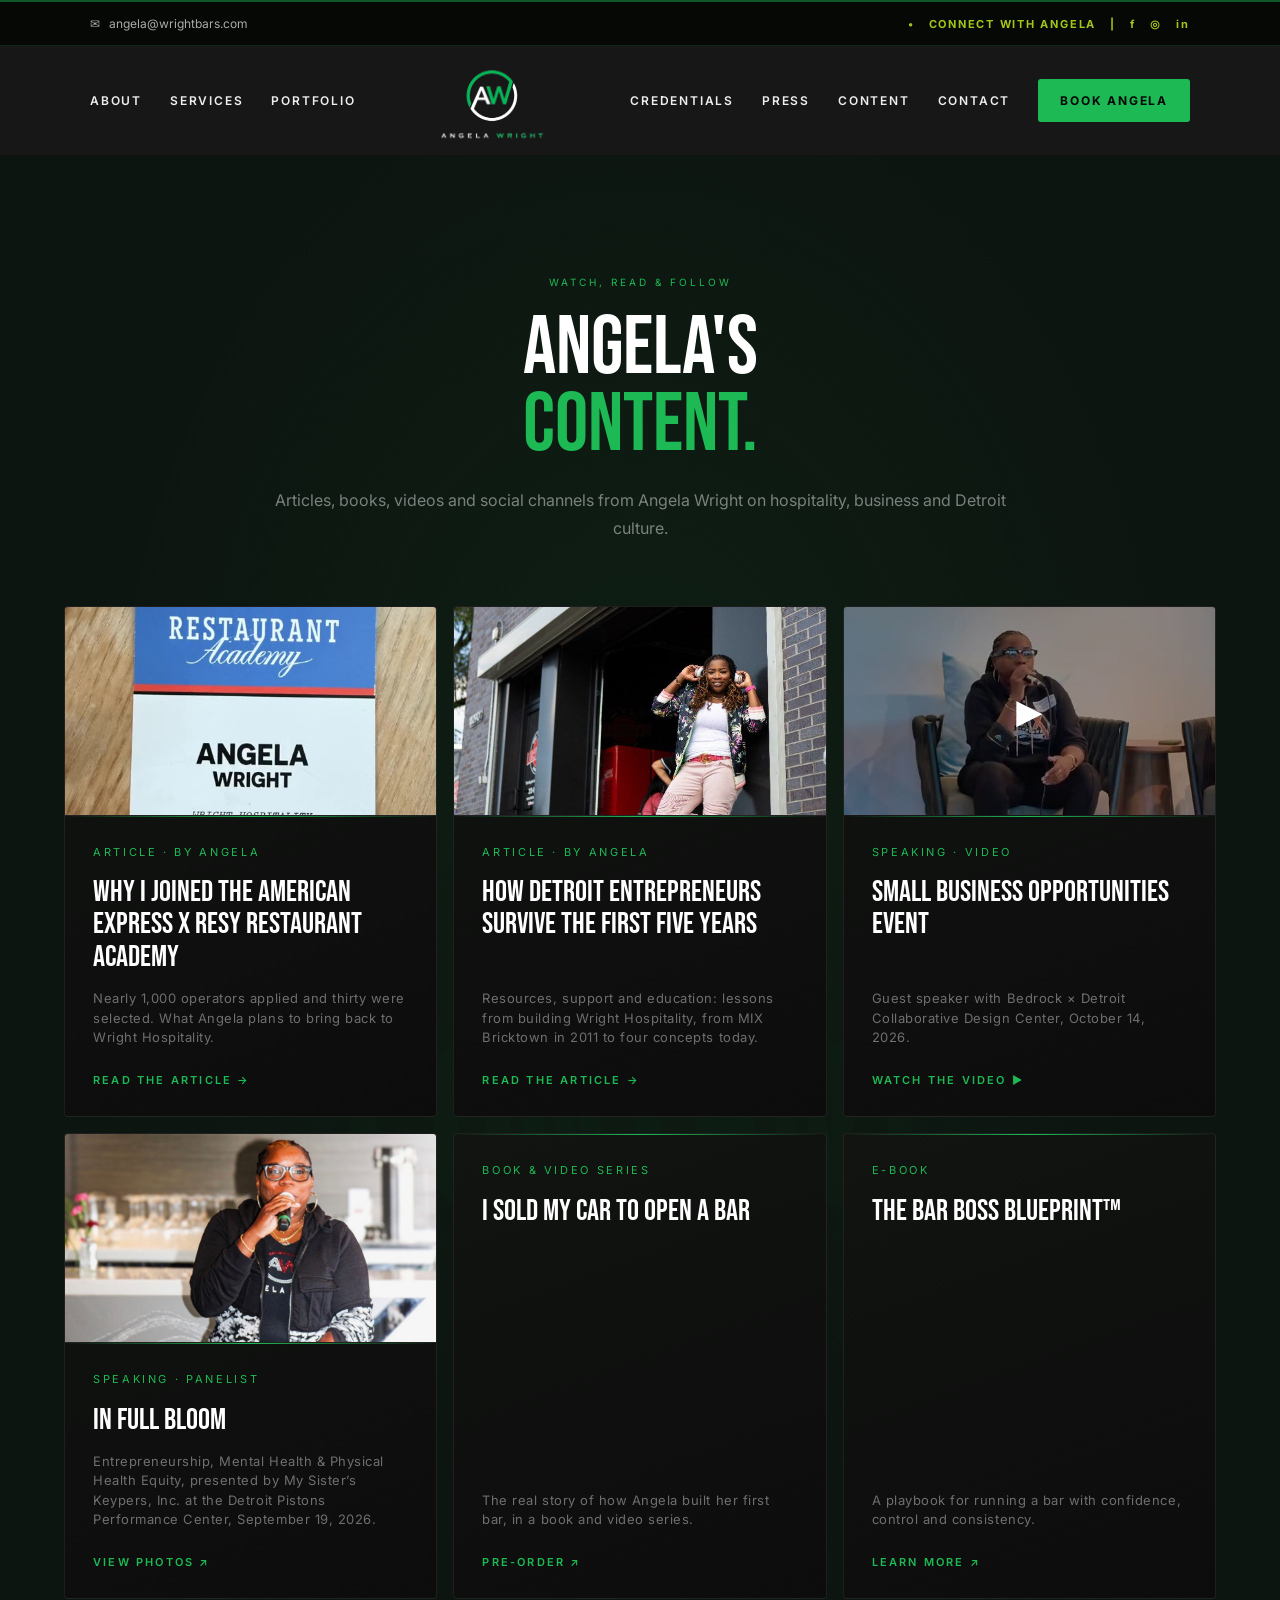
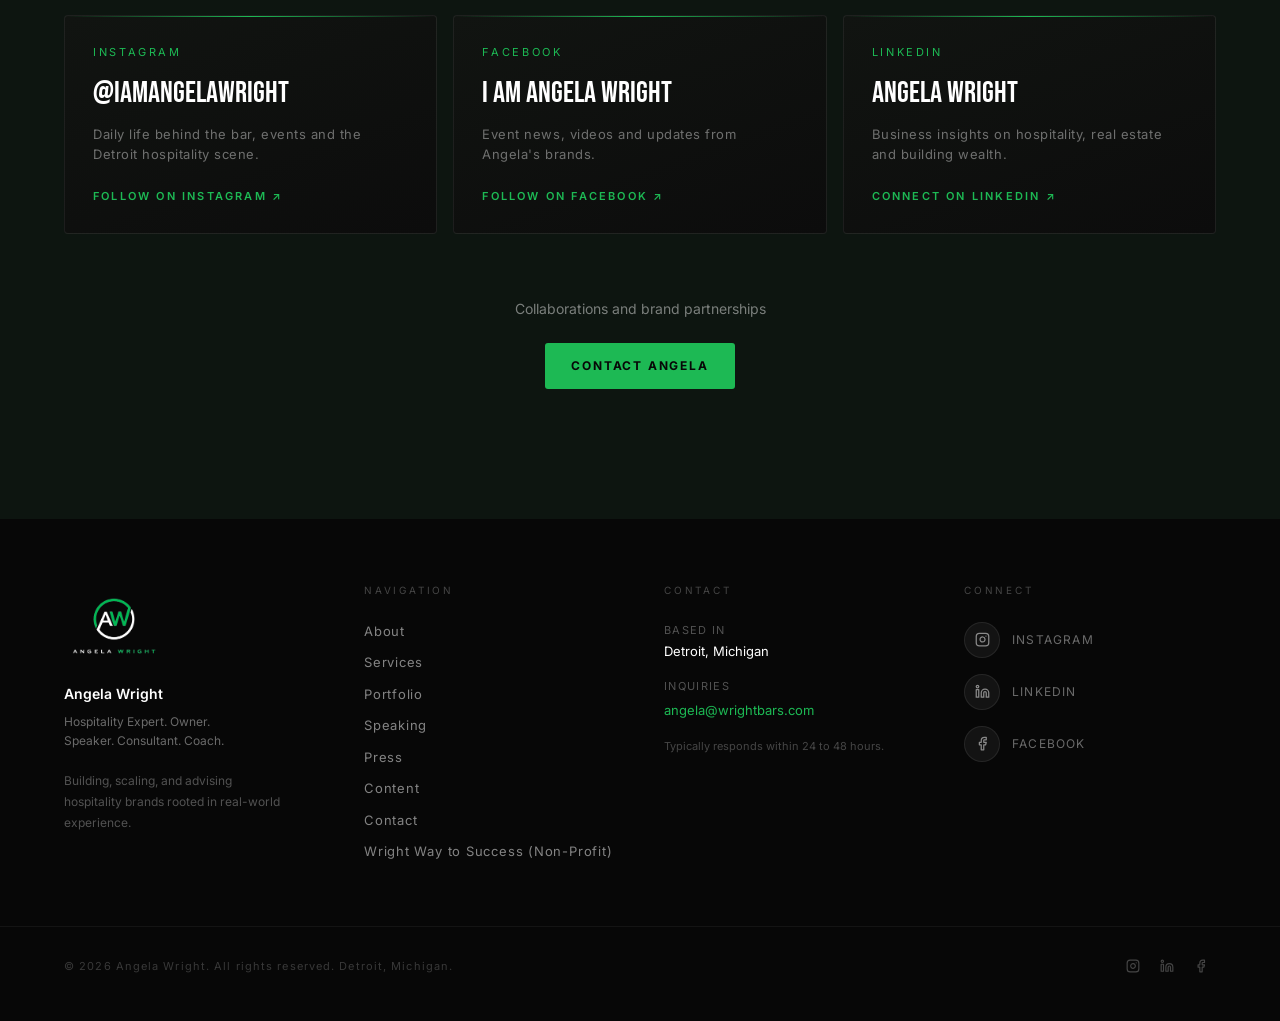
<file: content.html>
<!DOCTYPE html>
<html lang="en-US">
<head>
<meta charset="UTF-8">
<meta name="viewport" content="width=device-width, initial-scale=1">
<title>Content | I Am Angela Wright</title>
<meta name="description" content="Articles, books, videos and social channels from Angela Wright.">
<link rel="canonical" href="https://iamangelawright.com/content">
<link rel="icon" href="/assets/images/favicon-32.jpg" sizes="32x32">
<link rel="icon" href="/assets/images/favicon-192.jpg" sizes="192x192">
<link rel="apple-touch-icon" href="/assets/images/favicon-180.jpg">
<link rel="stylesheet" href="/assets/css/site.css">
<link rel="stylesheet" href="/assets/css/theme.css?v=20261030b">
<link rel="stylesheet" href="/assets/css/info.css">
<style>.aw-press-grid{display:grid;grid-template-columns:1fr;gap:16px}@media(min-width:700px){.aw-press-grid{grid-template-columns:repeat(2,1fr)}}@media(min-width:1100px){.aw-press-grid{grid-template-columns:repeat(3,1fr)}}.aw-press-card{display:flex;flex-direction:column;text-decoration:none;background:linear-gradient(160deg,rgb(17,20,17) 0%,rgb(12,12,12) 100%);border:1px solid rgba(255,255,255,.07);border-radius:4px}.aw-press-card:hover{border-color:rgba(29,185,84,.45);transform:translateY(-2px)}.aw-press-card{overflow:hidden}.aw-press-body{position:relative;padding:28px;display:flex;flex-direction:column;flex:1}.aw-press-card h3{flex:1}.aw-press-img{display:block;width:100%;height:auto;aspect-ratio:16/9;object-fit:cover;background:#111;border-bottom:1px solid rgba(255,255,255,.07)}.aw-press-card:hover .aw-press-img{opacity:.9}.aw-press-cta{font-size:11px;letter-spacing:.2em;color:rgb(29,185,84);font-weight:600}.aw-press-cta-btn{display:inline-block;background:#1db954;color:#070707;padding:14px 26px;border-radius:3px;font-weight:700;font-size:12px;letter-spacing:.15em;text-decoration:none}</style>
</head>
<body class="content">
<div class="aw-topbar"><a href="mailto:angela@wrightbars.com">✉ &nbsp; angela@wrightbars.com</a><strong>• &nbsp; CONNECT WITH ANGELA &nbsp; | &nbsp; <a href="https://www.facebook.com/iamangelawright1/">f</a> &nbsp; <a href="https://instagram.com/iamangelawright">◎</a> &nbsp; <a href="https://linkedin.com/in/angela-wright-9540b5294">in</a></strong></div><nav class="aw-nav" id="aw-nav" style="--aw-logo-width:125px"><div class="aw-nav-left"><a href="/#about">ABOUT</a><a href="/#services">SERVICES</a><a href="/#portfolio">PORTFOLIO</a></div><a href="/#hero" aria-label="Angela Wright home"><img src="/assets/images/3baacd933_AngelaWright_logo_transparent.png" alt="Angela Wright"></a><button class="aw-mobile-toggle" aria-label="Open navigation" type="button" onclick="document.getElementById('aw-nav').classList.toggle('aw-open')">☰</button><div class="aw-nav-right"><a href="/#recognition">CREDENTIALS</a><a href="/press">PRESS</a><a href="/content" aria-current="page">CONTENT</a><a href="/#contact">CONTACT</a><a href="https://calendar.app.google/bNt4V9HfeRj3hD4s8" target="_blank" rel="noopener" class="aw-book">BOOK ANGELA</a></div></nav><main id="aw-page">

<section class="relative overflow-hidden" id="content" style="background: rgb(13, 21, 16); padding: 120px 0px 130px; min-height: 70vh;"><div class="absolute inset-0 pointer-events-none" style="background: radial-gradient(60% 50% at 50% 30%, rgba(29, 185, 84, 0.06) 0%, transparent 70%);"></div><div class="absolute inset-0 flex items-center justify-center pointer-events-none overflow-hidden" style="z-index: 0;"><span class="font-display select-none" style="font-size: clamp(100px, 18vw, 240px); color: rgba(29, 185, 84, 0.02); letter-spacing: -0.02em; user-select: none;">CONTENT</span></div><div class="max-w-7xl mx-auto px-6 lg:px-16 relative" style="z-index: 10;"><div class="mb-16 text-center mx-auto max-w-3xl"><p class="font-body uppercase mb-5" style="font-size: 10px; color: rgb(29, 185, 84); letter-spacing: 0.3em;">Watch, Read &amp; Follow</p><h1 class="font-display text-white leading-none mb-6" style="font-size: clamp(44px, 6.5vw, 86px); line-height: 0.92;">ANGELA'S<br><span style="color: rgb(29, 185, 84);">CONTENT.</span></h1><p class="font-body" style="font-size: 16px; color: rgba(255, 255, 255, 0.45); line-height: 1.7;">Articles, books, videos and social channels from Angela Wright on hospitality, business and Detroit culture.</p></div><div class="aw-press-grid"><a class="aw-press-card group relative transition-all duration-300" href="/articles/restaurant-academy"><span class="aw-content-video-thumb"><img class="aw-press-img" src="/assets/images/amex-resy-restaurant-academy-poster.jpg" alt="Angela Wright&#x27;s American Express x Resy Restaurant Academy badge" width="540" height="960" loading="lazy" style="object-position:center 40%"></span><div class="aw-press-body"><div class="absolute top-0 left-0 right-0 h-px" style="background: linear-gradient(90deg, transparent, rgb(29, 185, 84), transparent);"></div><p class="font-body uppercase mb-4" style="font-size: 11px; color: rgb(29, 185, 84); letter-spacing: 0.24em;">Article &middot; By Angela</p><h3 class="font-display text-white mb-4" style="font-size: clamp(22px, 2.4vw, 30px); line-height: 1.08;">Why I Joined the American Express x Resy Restaurant Academy</h3><p class="font-body mb-6" style="font-size: 13px; color: rgba(255, 255, 255, 0.4); letter-spacing: 0.04em;">Nearly 1,000 operators applied and thirty were selected. What Angela plans to bring back to Wright Hospitality.</p><span class="aw-press-cta font-body uppercase">Read the Article &rarr;</span></div></a><a class="aw-press-card group relative transition-all duration-300" href="/articles/detroit-first-five-years"><span class="aw-content-video-thumb"><img class="aw-press-img" src="/assets/images/bdb6767fa_0244-_0Z8_78332.jpg" alt="Angela Wright at the door of The LOCKEROOM Sports Lounge in Detroit" width="683" height="1024" loading="lazy" style="object-position:center 60%"></span><div class="aw-press-body"><div class="absolute top-0 left-0 right-0 h-px" style="background: linear-gradient(90deg, transparent, rgb(29, 185, 84), transparent);"></div><p class="font-body uppercase mb-4" style="font-size: 11px; color: rgb(29, 185, 84); letter-spacing: 0.24em;">Article &middot; By Angela</p><h3 class="font-display text-white mb-4" style="font-size: clamp(22px, 2.4vw, 30px); line-height: 1.08;">How Detroit Entrepreneurs Survive the First Five Years</h3><p class="font-body mb-6" style="font-size: 13px; color: rgba(255, 255, 255, 0.4); letter-spacing: 0.04em;">Resources, support and education: lessons from building Wright Hospitality, from MIX Bricktown in 2011 to four concepts today.</p><span class="aw-press-cta font-body uppercase">Read the Article &rarr;</span></div></a><a class="aw-press-card group relative transition-all duration-300" href="/assets/video/small-business-opportunities-event-2026.mp4" onclick="event.preventDefault();var d=document.getElementById('aw-talk-modal');d.hidden=false;d.querySelector('video').play()"><span class="aw-content-video-thumb"><img class="aw-press-img" src="/assets/images/small-business-opportunities-event-poster.jpg" alt="Angela Wright speaking at the Small Business Opportunities Event" width="540" height="960" loading="lazy"><span class="aw-talk-play" aria-hidden="true">&#9654;</span></span><div class="aw-press-body"><div class="absolute top-0 left-0 right-0 h-px" style="background: linear-gradient(90deg, transparent, rgb(29, 185, 84), transparent);"></div><p class="font-body uppercase mb-4" style="font-size: 11px; color: rgb(29, 185, 84); letter-spacing: 0.24em;">Speaking &middot; Video</p><h3 class="font-display text-white mb-4" style="font-size: clamp(22px, 2.4vw, 30px); line-height: 1.08;">Small Business Opportunities Event</h3><p class="font-body mb-6" style="font-size: 13px; color: rgba(255, 255, 255, 0.4); letter-spacing: 0.04em;">Guest speaker with Bedrock &times; Detroit Collaborative Design Center, October 14, 2026.</p><span class="aw-press-cta font-body uppercase">Watch the Video &#9654;</span></div></a><a class="aw-press-card group relative transition-all duration-300" href="/assets/images/in-full-bloom-1.jpg" onclick="event.preventDefault();document.getElementById('aw-bloom-modal').hidden=false"><span class="aw-content-video-thumb"><img class="aw-press-img aw-bloom-thumb" src="/assets/images/in-full-bloom-1.jpg" alt="Angela Wright speaking on the In Full Bloom panel" width="1000" height="1390" loading="lazy"></span><div class="aw-press-body"><div class="absolute top-0 left-0 right-0 h-px" style="background: linear-gradient(90deg, transparent, rgb(29, 185, 84), transparent);"></div><p class="font-body uppercase mb-4" style="font-size: 11px; color: rgb(29, 185, 84); letter-spacing: 0.24em;">Speaking &middot; Panelist</p><h3 class="font-display text-white mb-4" style="font-size: clamp(22px, 2.4vw, 30px); line-height: 1.08;">In Full Bloom</h3><p class="font-body mb-6" style="font-size: 13px; color: rgba(255, 255, 255, 0.4); letter-spacing: 0.04em;">Entrepreneurship, Mental Health &amp; Physical Health Equity, presented by My Sister&rsquo;s Keypers, Inc. at the Detroit Pistons Performance Center, September 19, 2026.</p><span class="aw-press-cta font-body uppercase">View Photos &#8599;</span></div></a><a class="aw-press-card group relative transition-all duration-300" href="/#services"><div class="aw-press-body"><div class="absolute top-0 left-0 right-0 h-px" style="background: linear-gradient(90deg, transparent, rgb(29, 185, 84), transparent);"></div><p class="font-body uppercase mb-4" style="font-size: 11px; color: rgb(29, 185, 84); letter-spacing: 0.24em;">Book &amp; Video Series</p><h3 class="font-display text-white mb-4" style="font-size: clamp(22px, 2.4vw, 30px); line-height: 1.08;">I Sold My Car to Open a Bar</h3><p class="font-body mb-6" style="font-size: 13px; color: rgba(255, 255, 255, 0.4); letter-spacing: 0.04em;">The real story of how Angela built her first bar, in a book and video series.</p><span class="aw-press-cta font-body uppercase">Pre-Order ↗</span></div></a><a class="aw-press-card group relative transition-all duration-300" href="/#services"><div class="aw-press-body"><div class="absolute top-0 left-0 right-0 h-px" style="background: linear-gradient(90deg, transparent, rgb(29, 185, 84), transparent);"></div><p class="font-body uppercase mb-4" style="font-size: 11px; color: rgb(29, 185, 84); letter-spacing: 0.24em;">E-Book</p><h3 class="font-display text-white mb-4" style="font-size: clamp(22px, 2.4vw, 30px); line-height: 1.08;">The Bar Boss Blueprint™</h3><p class="font-body mb-6" style="font-size: 13px; color: rgba(255, 255, 255, 0.4); letter-spacing: 0.04em;">A playbook for running a bar with confidence, control and consistency.</p><span class="aw-press-cta font-body uppercase">Learn More ↗</span></div></a><a class="aw-press-card group relative transition-all duration-300" href="https://instagram.com/iamangelawright" target="_blank" rel="noopener noreferrer"><div class="aw-press-body"><div class="absolute top-0 left-0 right-0 h-px" style="background: linear-gradient(90deg, transparent, rgb(29, 185, 84), transparent);"></div><p class="font-body uppercase mb-4" style="font-size: 11px; color: rgb(29, 185, 84); letter-spacing: 0.24em;">Instagram</p><h3 class="font-display text-white mb-4" style="font-size: clamp(22px, 2.4vw, 30px); line-height: 1.08;">@iamangelawright</h3><p class="font-body mb-6" style="font-size: 13px; color: rgba(255, 255, 255, 0.4); letter-spacing: 0.04em;">Daily life behind the bar, events and the Detroit hospitality scene.</p><span class="aw-press-cta font-body uppercase">Follow on Instagram ↗</span></div></a><a class="aw-press-card group relative transition-all duration-300" href="https://www.facebook.com/iamangelawright1/" target="_blank" rel="noopener noreferrer"><div class="aw-press-body"><div class="absolute top-0 left-0 right-0 h-px" style="background: linear-gradient(90deg, transparent, rgb(29, 185, 84), transparent);"></div><p class="font-body uppercase mb-4" style="font-size: 11px; color: rgb(29, 185, 84); letter-spacing: 0.24em;">Facebook</p><h3 class="font-display text-white mb-4" style="font-size: clamp(22px, 2.4vw, 30px); line-height: 1.08;">I Am Angela Wright</h3><p class="font-body mb-6" style="font-size: 13px; color: rgba(255, 255, 255, 0.4); letter-spacing: 0.04em;">Event news, videos and updates from Angela's brands.</p><span class="aw-press-cta font-body uppercase">Follow on Facebook ↗</span></div></a><a class="aw-press-card group relative transition-all duration-300" href="https://linkedin.com/in/angela-wright-9540b5294" target="_blank" rel="noopener noreferrer"><div class="aw-press-body"><div class="absolute top-0 left-0 right-0 h-px" style="background: linear-gradient(90deg, transparent, rgb(29, 185, 84), transparent);"></div><p class="font-body uppercase mb-4" style="font-size: 11px; color: rgb(29, 185, 84); letter-spacing: 0.24em;">LinkedIn</p><h3 class="font-display text-white mb-4" style="font-size: clamp(22px, 2.4vw, 30px); line-height: 1.08;">Angela Wright</h3><p class="font-body mb-6" style="font-size: 13px; color: rgba(255, 255, 255, 0.4); letter-spacing: 0.04em;">Business insights on hospitality, real estate and building wealth.</p><span class="aw-press-cta font-body uppercase">Connect on LinkedIn ↗</span></div></a></div><div class="text-center mt-16"><p class="font-body mb-6" style="font-size: 14px; color: rgba(255, 255, 255, 0.45);">Collaborations and brand partnerships</p><a href="mailto:angela@wrightbars.com?subject=Content%20Collaboration" class="aw-press-cta-btn font-body uppercase">Contact Angela</a></div></div></section>

<div id="aw-talk-modal" class="aw-talk-modal" hidden onclick="if(event.target===this){this.hidden=true;this.querySelector('video').pause()}"><div class="aw-talk-modal-box"><button type="button" class="aw-talk-close" aria-label="Close video" onclick="var d=document.getElementById('aw-talk-modal');d.hidden=true;d.querySelector('video').pause()">&times;</button><video controls playsinline preload="none" poster="/assets/images/small-business-opportunities-event-poster.jpg" width="540" height="960"><source src="/assets/video/small-business-opportunities-event-2026.mp4" type="video/mp4"></video></div></div><div id="aw-bloom-modal" class="aw-talk-modal" hidden onclick="if(event.target===this)this.hidden=true"><div class="aw-gallery-box"><button type="button" class="aw-talk-close" aria-label="Close photos" onclick="document.getElementById('aw-bloom-modal').hidden=true">&times;</button><p class="font-body uppercase aw-gallery-title">In Full Bloom &middot; September 19, 2026</p><div class="aw-gallery"><img src="/assets/images/in-full-bloom-2.jpg" alt="Angela Wright with the In Full Bloom speakers and panelists" loading="lazy"><img src="/assets/images/in-full-bloom-1.jpg" alt="Angela Wright speaking on the In Full Bloom panel" loading="lazy"><img src="/assets/images/in-full-bloom-3.jpg" alt="Angela Wright at In Full Bloom" loading="lazy"></div></div></div></main><footer style="background: rgb(7, 7, 7);"><div class="max-w-7xl mx-auto px-6 lg:px-16 py-16"><div class="grid grid-cols-1 md:grid-cols-2 lg:grid-cols-4 gap-12"><div class="lg:col-span-1"><img src="/assets/images/3baacd933_AngelaWright_logo_transparent.png" alt="Angela Wright" class="h-20 w-auto object-contain mb-5"><p class="font-body font-semibold text-white mb-2" style="font-size: 14px;">Angela Wright</p><p class="font-body mb-5" style="font-size: 12px; color: rgba(255, 255, 255, 0.4); line-height: 1.6;">Hospitality Expert. Owner.<br>Speaker. Consultant. Coach.</p><p class="font-body" style="font-size: 12px; color: rgba(255, 255, 255, 0.3); line-height: 1.75; max-width: 220px;">Building, scaling, and advising hospitality brands rooted in real-world experience.</p></div><div><p class="font-body uppercase mb-6" style="font-size: 10px; color: rgba(255, 255, 255, 0.25); letter-spacing: 0.28em;">Navigation</p><div class="flex flex-col gap-3"><a href="/#about" class="font-body transition-colors duration-200" style="font-size: 13px; color: rgba(255, 255, 255, 0.5); letter-spacing: 0.06em;">About</a><a href="/#services" class="font-body transition-colors duration-200" style="font-size: 13px; color: rgba(255, 255, 255, 0.5); letter-spacing: 0.06em;">Services</a><a href="/#portfolio" class="font-body transition-colors duration-200" style="font-size: 13px; color: rgba(255, 255, 255, 0.5); letter-spacing: 0.06em;">Portfolio</a><a href="/#speaking" class="font-body transition-colors duration-200" style="font-size: 13px; color: rgba(255, 255, 255, 0.5); letter-spacing: 0.06em;">Speaking</a><a href="/press" class="font-body transition-colors duration-200" style="font-size: 13px; color: rgba(255, 255, 255, 0.5); letter-spacing: 0.06em;">Press</a><a href="/content" class="font-body transition-colors duration-200" style="font-size: 13px; color: rgba(255, 255, 255, 0.5); letter-spacing: 0.06em;">Content</a><a href="/#contact" class="font-body transition-colors duration-200" style="font-size: 13px; color: rgba(255, 255, 255, 0.5); letter-spacing: 0.06em;">Contact</a><a href="https://wrightwaytosuccess.com" target="_blank" rel="noopener" class="font-body transition-colors duration-200" style="font-size: 13px; color: rgba(255, 255, 255, 0.5); letter-spacing: 0.06em;">Wright Way to Success (Non-Profit)</a></div></div><div><p class="font-body uppercase mb-6" style="font-size: 10px; color: rgba(255, 255, 255, 0.25); letter-spacing: 0.28em;">Contact</p><div class="space-y-4"><div><p class="font-body" style="font-size: 11px; color: rgba(255, 255, 255, 0.3); letter-spacing: 0.12em; text-transform: uppercase; margin-bottom: 4px;">Based In</p><p class="font-body text-white" style="font-size: 13px;">Detroit, Michigan</p></div><div><p class="font-body" style="font-size: 11px; color: rgba(255, 255, 255, 0.3); letter-spacing: 0.12em; text-transform: uppercase; margin-bottom: 4px;">Inquiries</p><a href="mailto:angela@wrightbars.com" class="font-body transition-colors duration-200" style="font-size: 13px; color: rgb(29, 185, 84);">angela@wrightbars.com</a></div><div><p class="font-body" style="font-size: 11px; color: rgba(255, 255, 255, 0.25); line-height: 1.6;">Typically responds within 24 to 48 hours.</p></div></div></div><div><p class="font-body uppercase mb-6" style="font-size: 10px; color: rgba(255, 255, 255, 0.25); letter-spacing: 0.28em;">Connect</p><div class="flex flex-col gap-4"><a href="https://instagram.com/iamangelawright" target="_blank" rel="noopener noreferrer" class="flex items-center gap-3 group transition-all duration-200"><div class="flex items-center justify-center transition-all duration-200" style="width: 36px; height: 36px; border-radius: 50%; background: rgba(255, 255, 255, 0.05); border: 1px solid rgba(255, 255, 255, 0.08);"><svg xmlns="http://www.w3.org/2000/svg" width="15" height="15" viewBox="0 0 24 24" fill="none" stroke="currentColor" stroke-width="2" stroke-linecap="round" stroke-linejoin="round" class="lucide lucide-instagram" style="color: rgba(255, 255, 255, 0.5);"><rect width="20" height="20" x="2" y="2" rx="5" ry="5"></rect><path d="M16 11.37A4 4 0 1 1 12.63 8 4 4 0 0 1 16 11.37z"></path><line x1="17.5" x2="17.51" y1="6.5" y2="6.5"></line></svg></div><span class="font-body transition-colors duration-200" style="font-size: 12px; color: rgba(255, 255, 255, 0.4); letter-spacing: 0.1em; text-transform: uppercase;">Instagram</span></a><a href="https://linkedin.com/in/angela-wright-9540b5294" target="_blank" rel="noopener noreferrer" class="flex items-center gap-3 group transition-all duration-200"><div class="flex items-center justify-center transition-all duration-200" style="width: 36px; height: 36px; border-radius: 50%; background: rgba(255, 255, 255, 0.05); border: 1px solid rgba(255, 255, 255, 0.08);"><svg xmlns="http://www.w3.org/2000/svg" width="15" height="15" viewBox="0 0 24 24" fill="none" stroke="currentColor" stroke-width="2" stroke-linecap="round" stroke-linejoin="round" class="lucide lucide-linkedin" style="color: rgba(255, 255, 255, 0.5);"><path d="M16 8a6 6 0 0 1 6 6v7h-4v-7a2 2 0 0 0-2-2 2 2 0 0 0-2 2v7h-4v-7a6 6 0 0 1 6-6z"></path><rect width="4" height="12" x="2" y="9"></rect><circle cx="4" cy="4" r="2"></circle></svg></div><span class="font-body transition-colors duration-200" style="font-size: 12px; color: rgba(255, 255, 255, 0.4); letter-spacing: 0.1em; text-transform: uppercase;">LinkedIn</span></a><a href="https://www.facebook.com/iamangelawright1/" target="_blank" rel="noopener noreferrer" class="flex items-center gap-3 group transition-all duration-200"><div class="flex items-center justify-center transition-all duration-200" style="width: 36px; height: 36px; border-radius: 50%; background: rgba(255, 255, 255, 0.05); border: 1px solid rgba(255, 255, 255, 0.08);"><svg xmlns="http://www.w3.org/2000/svg" width="15" height="15" viewBox="0 0 24 24" fill="none" stroke="currentColor" stroke-width="2" stroke-linecap="round" stroke-linejoin="round" class="lucide lucide-facebook" style="color: rgba(255, 255, 255, 0.5);"><path d="M18 2h-3a5 5 0 0 0-5 5v3H7v4h3v8h4v-8h3l1-4h-4V7a1 1 0 0 1 1-1h3z"></path></svg></div><span class="font-body transition-colors duration-200" style="font-size: 12px; color: rgba(255, 255, 255, 0.4); letter-spacing: 0.1em; text-transform: uppercase;">Facebook</span></a></div></div></div></div><div class="max-w-7xl mx-auto px-6 lg:px-16 pb-10" style="border-top: 1px solid rgba(255, 255, 255, 0.05); padding-top: 24px;"><div class="flex flex-col md:flex-row items-center justify-between gap-4"><p class="font-body" style="font-size: 11px; color: rgba(255, 255, 255, 0.2); letter-spacing: 0.1em;">© 2026 Angela Wright. All rights reserved. Detroit, Michigan.</p><div class="flex items-center gap-1"><a href="https://instagram.com/iamangelawright" target="_blank" rel="noopener noreferrer" class="flex items-center justify-center transition-all duration-200" style="width: 30px; height: 30px;"><svg xmlns="http://www.w3.org/2000/svg" width="14" height="14" viewBox="0 0 24 24" fill="none" stroke="currentColor" stroke-width="2" stroke-linecap="round" stroke-linejoin="round" class="lucide lucide-instagram" style="color: rgba(255, 255, 255, 0.25); transition: color 0.2s;"><rect width="20" height="20" x="2" y="2" rx="5" ry="5"></rect><path d="M16 11.37A4 4 0 1 1 12.63 8 4 4 0 0 1 16 11.37z"></path><line x1="17.5" x2="17.51" y1="6.5" y2="6.5"></line></svg></a><a href="https://linkedin.com/in/angela-wright-9540b5294" target="_blank" rel="noopener noreferrer" class="flex items-center justify-center transition-all duration-200" style="width: 30px; height: 30px;"><svg xmlns="http://www.w3.org/2000/svg" width="14" height="14" viewBox="0 0 24 24" fill="none" stroke="currentColor" stroke-width="2" stroke-linecap="round" stroke-linejoin="round" class="lucide lucide-linkedin" style="color: rgba(255, 255, 255, 0.25); transition: color 0.2s;"><path d="M16 8a6 6 0 0 1 6 6v7h-4v-7a2 2 0 0 0-2-2 2 2 0 0 0-2 2v7h-4v-7a6 6 0 0 1 6-6z"></path><rect width="4" height="12" x="2" y="9"></rect><circle cx="4" cy="4" r="2"></circle></svg></a><a href="https://www.facebook.com/iamangelawright1/" target="_blank" rel="noopener noreferrer" class="flex items-center justify-center transition-all duration-200" style="width: 30px; height: 30px;"><svg xmlns="http://www.w3.org/2000/svg" width="14" height="14" viewBox="0 0 24 24" fill="none" stroke="currentColor" stroke-width="2" stroke-linecap="round" stroke-linejoin="round" class="lucide lucide-facebook" style="color: rgba(255, 255, 255, 0.25); transition: color 0.2s;"><path d="M18 2h-3a5 5 0 0 0-5 5v3H7v4h3v8h4v-8h3l1-4h-4V7a1 1 0 0 1 1-1h3z"></path></svg></a></div></div></div></footer>
<script src="/assets/js/aw.js"></script>
</body>
</html>
</file>
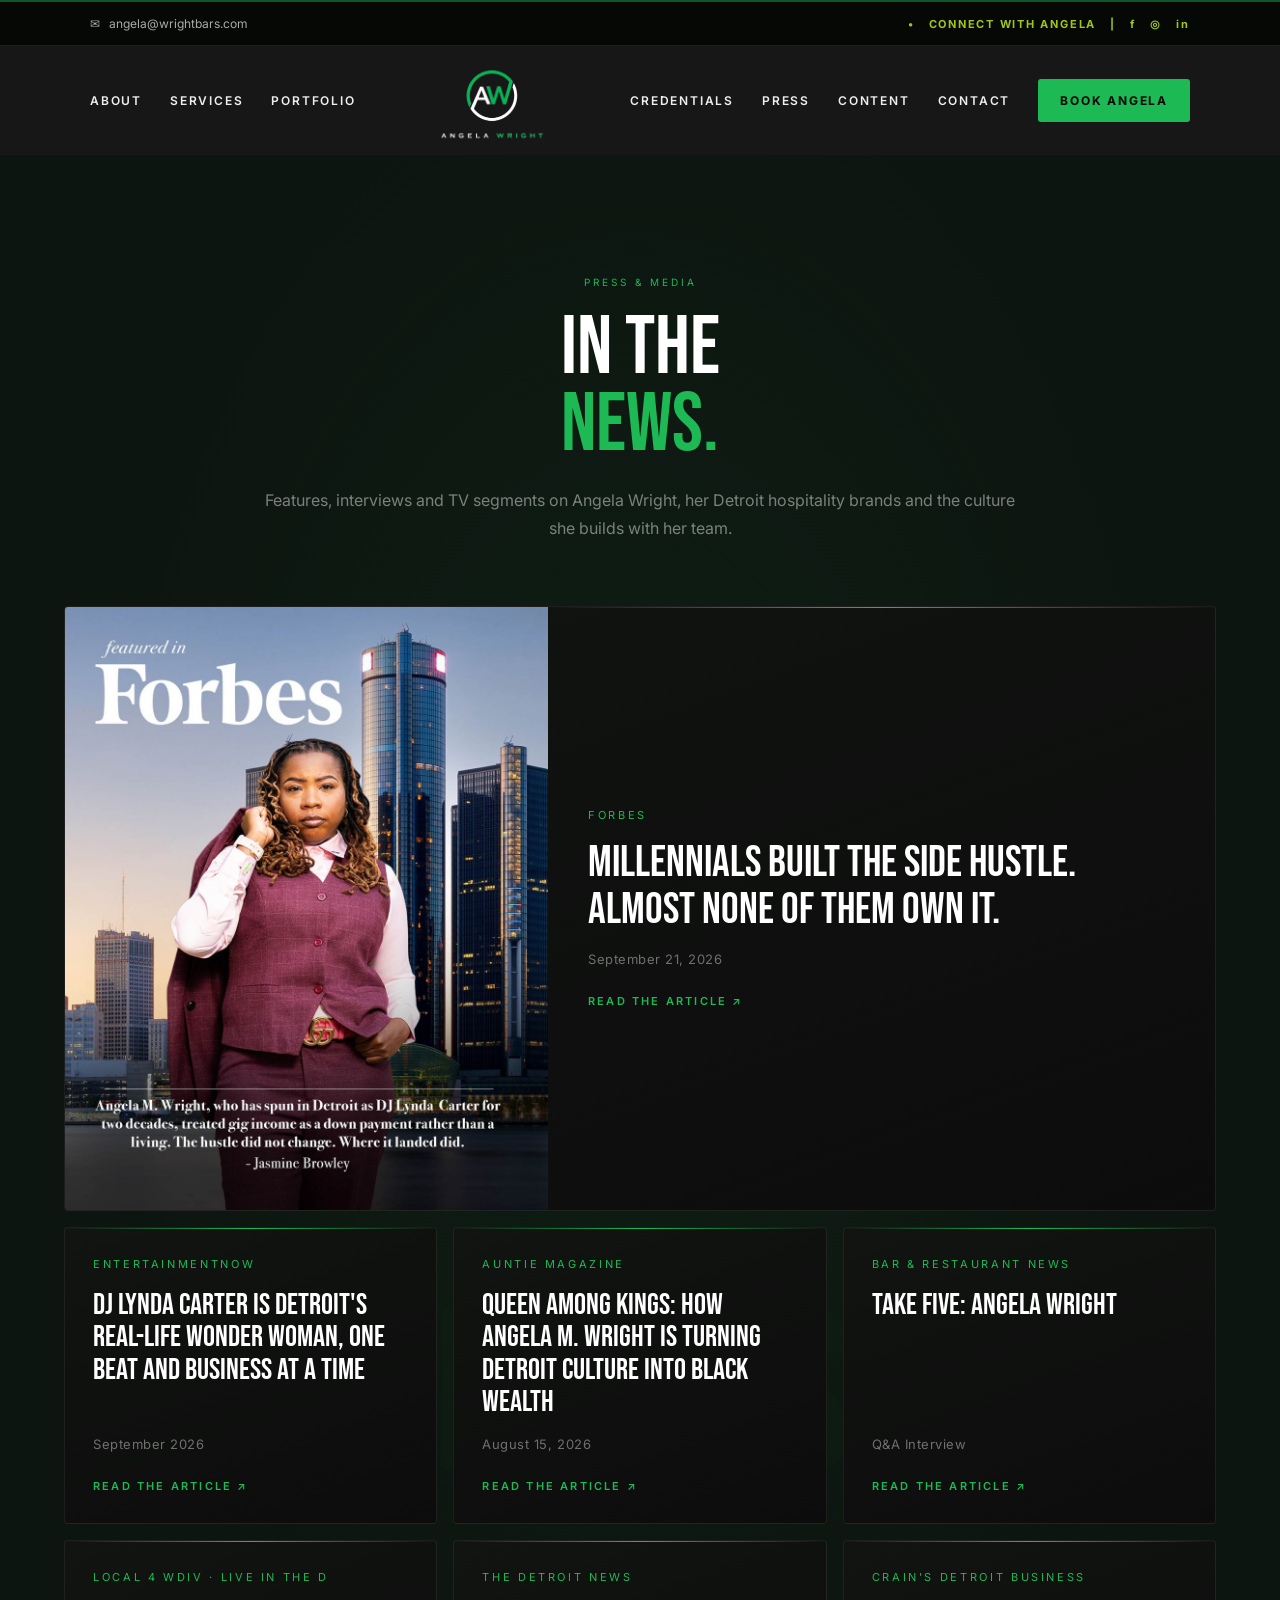
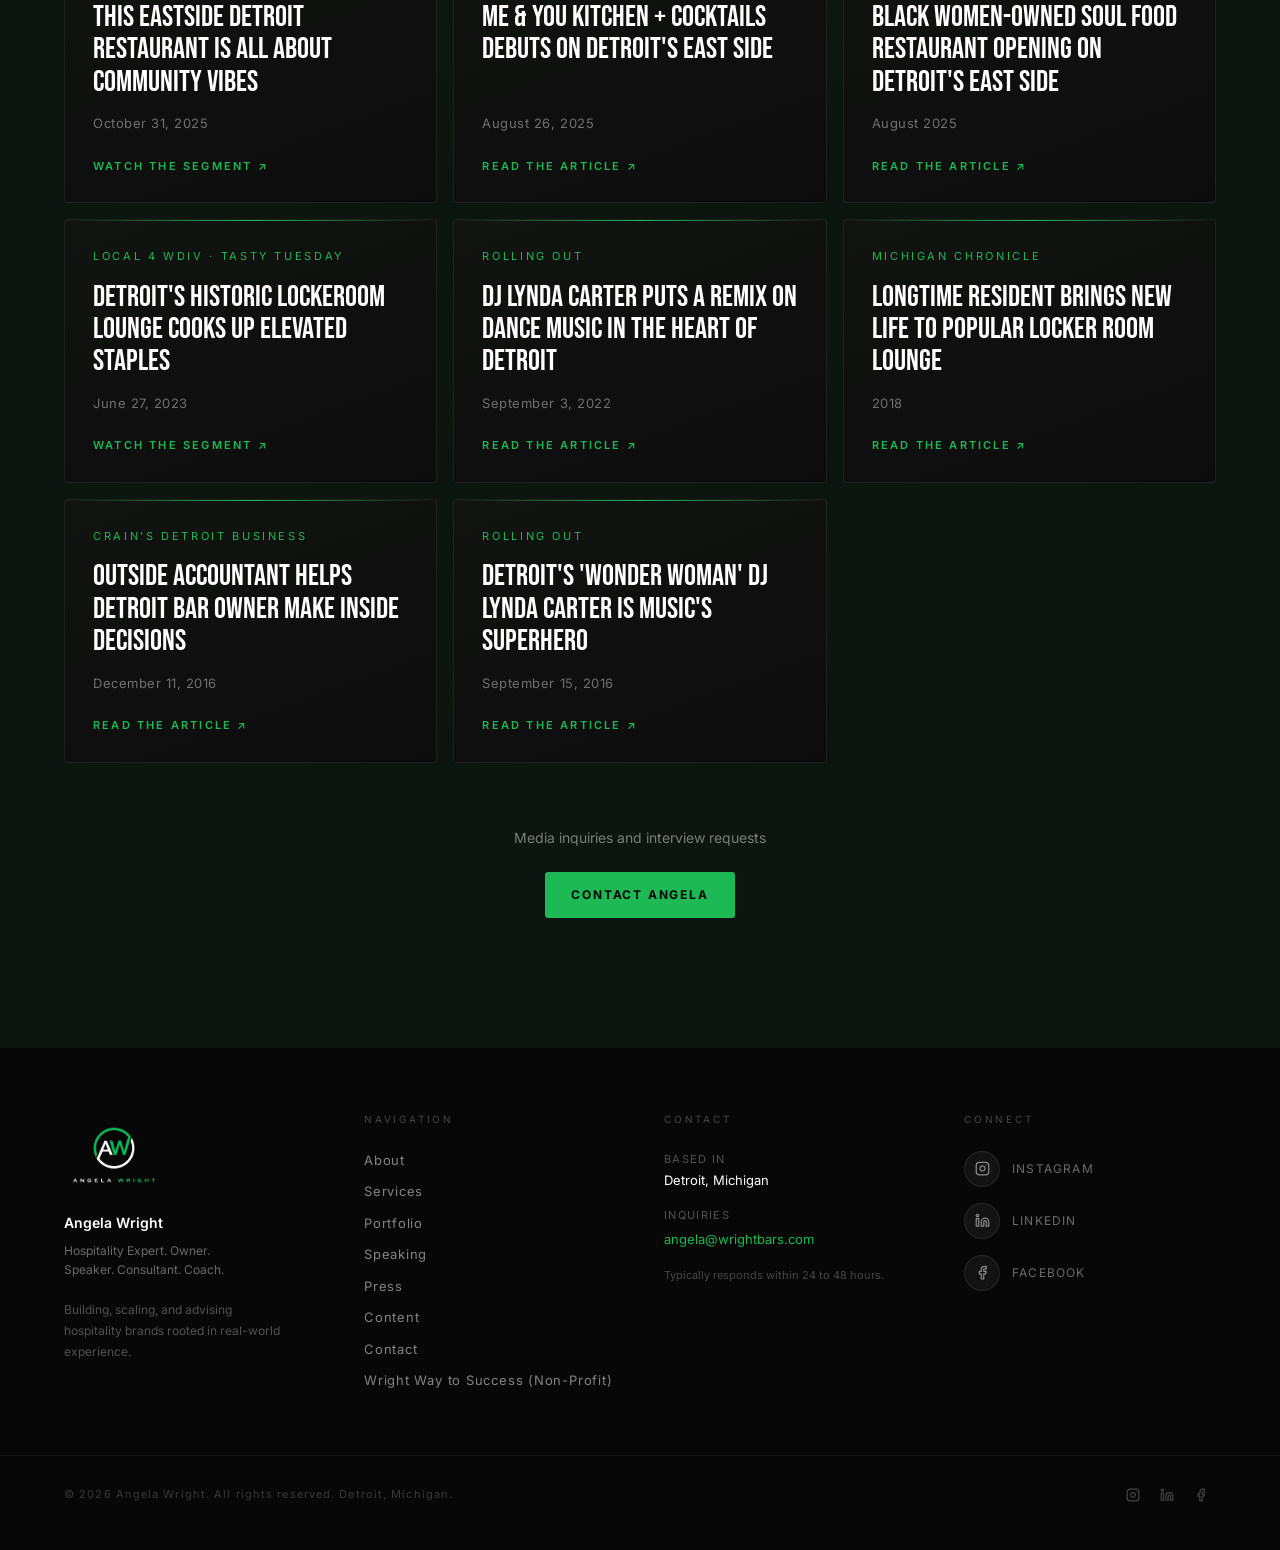
<file: press.html>
<!DOCTYPE html>
<html lang="en-US">
<head>
<meta charset="UTF-8">
<meta name="viewport" content="width=device-width, initial-scale=1">
<title>Press | I Am Angela Wright</title>
<meta name="description" content="Angela Wright in the news: features, interviews and TV segments.">
<link rel="canonical" href="https://iamangelawright.com/press">
<link rel="icon" href="/assets/images/favicon-32.jpg" sizes="32x32">
<link rel="icon" href="/assets/images/favicon-192.jpg" sizes="192x192">
<link rel="apple-touch-icon" href="/assets/images/favicon-180.jpg">
<link rel="stylesheet" href="/assets/css/site.css">
<link rel="stylesheet" href="/assets/css/theme.css?v=20261030b">
<link rel="stylesheet" href="/assets/css/info.css">
<style>.aw-press-grid{display:grid;grid-template-columns:1fr;gap:16px}@media(min-width:700px){.aw-press-grid{grid-template-columns:repeat(2,1fr)}}@media(min-width:1100px){.aw-press-grid{grid-template-columns:repeat(3,1fr)}}.aw-press-card{display:flex;flex-direction:column;text-decoration:none;background:linear-gradient(160deg,rgb(17,20,17) 0%,rgb(12,12,12) 100%);border:1px solid rgba(255,255,255,.07);border-radius:4px}.aw-press-card:hover{border-color:rgba(29,185,84,.45);transform:translateY(-2px)}.aw-press-card{overflow:hidden}.aw-press-body{position:relative;padding:28px;display:flex;flex-direction:column;flex:1}.aw-press-card h3{flex:1}.aw-press-img{display:block;width:100%;height:auto;aspect-ratio:16/9;object-fit:cover;background:#111;border-bottom:1px solid rgba(255,255,255,.07)}.aw-press-card:hover .aw-press-img{opacity:.9}.aw-press-card--cover{grid-column:1/-1}.aw-press-cover{display:block;width:100%;height:auto;background:#111}@media(min-width:700px){.aw-press-card--cover{flex-direction:row;align-items:stretch}.aw-press-card--cover .aw-press-cover{width:42%;max-width:440px;flex-shrink:0;object-fit:cover}.aw-press-card--cover .aw-press-body{justify-content:center;padding:40px}.aw-press-card--cover h3{flex:0 0 auto;font-size:clamp(28px,3.4vw,46px)!important}}.aw-press-card:hover .aw-press-cover{opacity:.92}.aw-press-cta{font-size:11px;letter-spacing:.2em;color:rgb(29,185,84);font-weight:600}.aw-press-cta-btn{display:inline-block;background:#1db954;color:#070707;padding:14px 26px;border-radius:3px;font-weight:700;font-size:12px;letter-spacing:.15em;text-decoration:none}</style>
</head>
<body class="press">
<div class="aw-topbar"><a href="mailto:angela@wrightbars.com">✉ &nbsp; angela@wrightbars.com</a><strong>• &nbsp; CONNECT WITH ANGELA &nbsp; | &nbsp; <a href="https://www.facebook.com/iamangelawright1/">f</a> &nbsp; <a href="https://instagram.com/iamangelawright">◎</a> &nbsp; <a href="https://linkedin.com/in/angela-wright-9540b5294">in</a></strong></div><nav class="aw-nav" id="aw-nav" style="--aw-logo-width:125px"><div class="aw-nav-left"><a href="/#about">ABOUT</a><a href="/#services">SERVICES</a><a href="/#portfolio">PORTFOLIO</a></div><a href="/#hero" aria-label="Angela Wright home"><img src="/assets/images/3baacd933_AngelaWright_logo_transparent.png" alt="Angela Wright"></a><button class="aw-mobile-toggle" aria-label="Open navigation" type="button" onclick="document.getElementById('aw-nav').classList.toggle('aw-open')">☰</button><div class="aw-nav-right"><a href="/#recognition">CREDENTIALS</a><a href="/press" aria-current="page">PRESS</a><a href="/content">CONTENT</a><a href="/#contact">CONTACT</a><a href="https://calendar.app.google/bNt4V9HfeRj3hD4s8" target="_blank" rel="noopener" class="aw-book">BOOK ANGELA</a></div></nav><main id="aw-page">

<section class="relative overflow-hidden" id="press" style="background: rgb(13, 21, 16); padding: 120px 0px 130px; min-height: 70vh;"><div class="absolute inset-0 pointer-events-none" style="background: radial-gradient(60% 50% at 50% 30%, rgba(29, 185, 84, 0.06) 0%, transparent 70%);"></div><div class="absolute inset-0 flex items-center justify-center pointer-events-none overflow-hidden" style="z-index: 0;"><span class="font-display select-none" style="font-size: clamp(100px, 18vw, 240px); color: rgba(29, 185, 84, 0.02); letter-spacing: -0.02em; user-select: none;">PRESS</span></div><div class="max-w-7xl mx-auto px-6 lg:px-16 relative" style="z-index: 10;"><div class="mb-16 text-center mx-auto max-w-3xl"><p class="font-body uppercase mb-5" style="font-size: 10px; color: rgb(29, 185, 84); letter-spacing: 0.3em;">Press &amp; Media</p><h1 class="font-display text-white leading-none mb-6" style="font-size: clamp(44px, 6.5vw, 86px); line-height: 0.92;">IN THE<br><span style="color: rgb(29, 185, 84);">NEWS.</span></h1><p class="font-body" style="font-size: 16px; color: rgba(255, 255, 255, 0.45); line-height: 1.7;">Features, interviews and TV segments on Angela Wright, her Detroit hospitality brands and the culture she builds with her team.</p></div><div class="aw-press-grid"><a class="aw-press-card aw-press-card--cover group relative transition-all duration-300" href="https://www.forbes.com/sites/jasminebrowley/2026/09/21/millennials-built-the-side-hustle-almost-none-of-them-own-it/" target="_blank" rel="noopener noreferrer"><img class="aw-press-cover" src="/assets/images/forbes-featured-angela-wright.jpg" alt="Featured in Forbes: Angela M. Wright" width="1000" height="1250" loading="lazy"><div class="aw-press-body"><div class="absolute top-0 left-0 right-0 h-px" style="background: linear-gradient(90deg, transparent, rgb(29, 185, 84), transparent);"></div><p class="font-body uppercase mb-4" style="font-size: 11px; color: rgb(29, 185, 84); letter-spacing: 0.24em;">Forbes</p><h3 class="font-display text-white mb-4" style="font-size: clamp(22px, 2.4vw, 30px); line-height: 1.08;">Millennials Built The Side Hustle. Almost None Of Them Own It.</h3><p class="font-body mb-6" style="font-size: 13px; color: rgba(255, 255, 255, 0.4); letter-spacing: 0.04em;">September 21, 2026</p><span class="aw-press-cta font-body uppercase">Read the Article ↗</span></div></a><a class="aw-press-card group relative transition-all duration-300" href="https://entertainmentnow.com/music/dj-lynda-carter-detroit/" target="_blank" rel="noopener noreferrer"><!--press-thumb:entertainmentnow-dj-lynda-carter-is-detroit-s-real-life-wond--><div class="aw-press-body"><div class="absolute top-0 left-0 right-0 h-px" style="background: linear-gradient(90deg, transparent, rgb(29, 185, 84), transparent);"></div><p class="font-body uppercase mb-4" style="font-size: 11px; color: rgb(29, 185, 84); letter-spacing: 0.24em;">EntertainmentNow</p><h3 class="font-display text-white mb-4" style="font-size: clamp(22px, 2.4vw, 30px); line-height: 1.08;">DJ Lynda Carter Is Detroit&#x27;s Real-Life Wonder Woman, One Beat and Business at a Time</h3><p class="font-body mb-6" style="font-size: 13px; color: rgba(255, 255, 255, 0.4); letter-spacing: 0.04em;">September 2026</p><span class="aw-press-cta font-body uppercase">Read the Article ↗</span></div></a><a class="aw-press-card group relative transition-all duration-300" href="https://auntiemagazine.com/queen-among-kings-how-angela-m-wright-is-turning-detroit-culture-into-black-wealth/" target="_blank" rel="noopener noreferrer"><!--press-thumb:auntie-magazine-queen-among-kings-how-angela-m-wright-is-tur--><div class="aw-press-body"><div class="absolute top-0 left-0 right-0 h-px" style="background: linear-gradient(90deg, transparent, rgb(29, 185, 84), transparent);"></div><p class="font-body uppercase mb-4" style="font-size: 11px; color: rgb(29, 185, 84); letter-spacing: 0.24em;">Auntie Magazine</p><h3 class="font-display text-white mb-4" style="font-size: clamp(22px, 2.4vw, 30px); line-height: 1.08;">Queen Among Kings: How Angela M. Wright Is Turning Detroit Culture Into Black Wealth</h3><p class="font-body mb-6" style="font-size: 13px; color: rgba(255, 255, 255, 0.4); letter-spacing: 0.04em;">August 15, 2026</p><span class="aw-press-cta font-body uppercase">Read the Article ↗</span></div></a><a class="aw-press-card group relative transition-all duration-300" href="https://www.barandrestaurant.com/people/take-five-angela-wright" target="_blank" rel="noopener noreferrer"><!--press-thumb:bar-restaurant-news-take-five-angela-wright--><div class="aw-press-body"><div class="absolute top-0 left-0 right-0 h-px" style="background: linear-gradient(90deg, transparent, rgb(29, 185, 84), transparent);"></div><p class="font-body uppercase mb-4" style="font-size: 11px; color: rgb(29, 185, 84); letter-spacing: 0.24em;">Bar &amp; Restaurant News</p><h3 class="font-display text-white mb-4" style="font-size: clamp(22px, 2.4vw, 30px); line-height: 1.08;">Take Five: Angela Wright</h3><p class="font-body mb-6" style="font-size: 13px; color: rgba(255, 255, 255, 0.4); letter-spacing: 0.04em;">Q&amp;A Interview</p><span class="aw-press-cta font-body uppercase">Read the Article ↗</span></div></a><a class="aw-press-card group relative transition-all duration-300" href="https://www.clickondetroit.com/live-in-the-d/2025/10/31/this-eastside-detroit-restaurant-is-all-about-community-vibes/" target="_blank" rel="noopener noreferrer"><!--press-thumb:local-4-wdiv-live-in-the-d-this-eastside-detroit-restaurant--><div class="aw-press-body"><div class="absolute top-0 left-0 right-0 h-px" style="background: linear-gradient(90deg, transparent, rgb(29, 185, 84), transparent);"></div><p class="font-body uppercase mb-4" style="font-size: 11px; color: rgb(29, 185, 84); letter-spacing: 0.24em;">Local 4 WDIV · Live in the D</p><h3 class="font-display text-white mb-4" style="font-size: clamp(22px, 2.4vw, 30px); line-height: 1.08;">This Eastside Detroit restaurant is all about community vibes</h3><p class="font-body mb-6" style="font-size: 13px; color: rgba(255, 255, 255, 0.4); letter-spacing: 0.04em;">October 31, 2025</p><span class="aw-press-cta font-body uppercase">Watch the Segment ↗</span></div></a><a class="aw-press-card group relative transition-all duration-300" href="https://www.detroitnews.com/story/entertainment/dining/2025/08/26/me-you-kitchen-cocktails-debuts-on-detroits-east-side/85819746007/" target="_blank" rel="noopener noreferrer"><!--press-thumb:the-detroit-news-me-you-kitchen-cocktails-debuts-on-detroit--><div class="aw-press-body"><div class="absolute top-0 left-0 right-0 h-px" style="background: linear-gradient(90deg, transparent, rgb(29, 185, 84), transparent);"></div><p class="font-body uppercase mb-4" style="font-size: 11px; color: rgb(29, 185, 84); letter-spacing: 0.24em;">The Detroit News</p><h3 class="font-display text-white mb-4" style="font-size: clamp(22px, 2.4vw, 30px); line-height: 1.08;">Me &amp; You Kitchen + Cocktails debuts on Detroit&#x27;s east side</h3><p class="font-body mb-6" style="font-size: 13px; color: rgba(255, 255, 255, 0.4); letter-spacing: 0.04em;">August 26, 2025</p><span class="aw-press-cta font-body uppercase">Read the Article ↗</span></div></a><a class="aw-press-card group relative transition-all duration-300" href="https://www.crainsdetroit.com/restaurants/me-you-kitchen-cocktails-soul-food-restaurant-opens/" target="_blank" rel="noopener noreferrer"><!--press-thumb:crain-s-detroit-business-black-women-owned-soul-food-restaur--><div class="aw-press-body"><div class="absolute top-0 left-0 right-0 h-px" style="background: linear-gradient(90deg, transparent, rgb(29, 185, 84), transparent);"></div><p class="font-body uppercase mb-4" style="font-size: 11px; color: rgb(29, 185, 84); letter-spacing: 0.24em;">Crain&#x27;s Detroit Business</p><h3 class="font-display text-white mb-4" style="font-size: clamp(22px, 2.4vw, 30px); line-height: 1.08;">Black women-owned soul food restaurant opening on Detroit&#x27;s east side</h3><p class="font-body mb-6" style="font-size: 13px; color: rgba(255, 255, 255, 0.4); letter-spacing: 0.04em;">August 2025</p><span class="aw-press-cta font-body uppercase">Read the Article ↗</span></div></a><a class="aw-press-card group relative transition-all duration-300" href="https://www.clickondetroit.com/features/2023/06/27/tasty-tuesday-detroits-historic-lockeroom-lounge-cooks-up-elevated-staples/" target="_blank" rel="noopener noreferrer"><!--press-thumb:local-4-wdiv-tasty-tuesday-detroit-s-historic-lockeroom-loun--><div class="aw-press-body"><div class="absolute top-0 left-0 right-0 h-px" style="background: linear-gradient(90deg, transparent, rgb(29, 185, 84), transparent);"></div><p class="font-body uppercase mb-4" style="font-size: 11px; color: rgb(29, 185, 84); letter-spacing: 0.24em;">Local 4 WDIV · Tasty Tuesday</p><h3 class="font-display text-white mb-4" style="font-size: clamp(22px, 2.4vw, 30px); line-height: 1.08;">Detroit&#x27;s historic Lockeroom Lounge cooks up elevated staples</h3><p class="font-body mb-6" style="font-size: 13px; color: rgba(255, 255, 255, 0.4); letter-spacing: 0.04em;">June 27, 2023</p><span class="aw-press-cta font-body uppercase">Watch the Segment ↗</span></div></a><a class="aw-press-card group relative transition-all duration-300" href="https://rollingout.com/2022/09/03/dj-lynda-carter-puts-a-remix-on-dance-music-in-the-heart-of-detroit/" target="_blank" rel="noopener noreferrer"><!--press-thumb:rolling-out-dj-lynda-carter-puts-a-remix-on-dance-music-in-t--><div class="aw-press-body"><div class="absolute top-0 left-0 right-0 h-px" style="background: linear-gradient(90deg, transparent, rgb(29, 185, 84), transparent);"></div><p class="font-body uppercase mb-4" style="font-size: 11px; color: rgb(29, 185, 84); letter-spacing: 0.24em;">Rolling Out</p><h3 class="font-display text-white mb-4" style="font-size: clamp(22px, 2.4vw, 30px); line-height: 1.08;">DJ Lynda Carter puts a remix on dance music in the heart of Detroit</h3><p class="font-body mb-6" style="font-size: 13px; color: rgba(255, 255, 255, 0.4); letter-spacing: 0.04em;">September 3, 2022</p><span class="aw-press-cta font-body uppercase">Read the Article ↗</span></div></a><a class="aw-press-card group relative transition-all duration-300" href="https://michiganchronicle.com/longtime-resident-brings-new-life-to-popular-locker-room-lounge/" target="_blank" rel="noopener noreferrer"><!--press-thumb:michigan-chronicle-longtime-resident-brings-new-life-to-popu--><div class="aw-press-body"><div class="absolute top-0 left-0 right-0 h-px" style="background: linear-gradient(90deg, transparent, rgb(29, 185, 84), transparent);"></div><p class="font-body uppercase mb-4" style="font-size: 11px; color: rgb(29, 185, 84); letter-spacing: 0.24em;">Michigan Chronicle</p><h3 class="font-display text-white mb-4" style="font-size: clamp(22px, 2.4vw, 30px); line-height: 1.08;">Longtime Resident Brings New Life To Popular Locker Room Lounge</h3><p class="font-body mb-6" style="font-size: 13px; color: rgba(255, 255, 255, 0.4); letter-spacing: 0.04em;">2018</p><span class="aw-press-cta font-body uppercase">Read the Article ↗</span></div></a><a class="aw-press-card group relative transition-all duration-300" href="https://www.crainsdetroit.com/article/20161211/NEWS/161219995/outside-accountant-helps-detroit-bar-owner-make-inside-decisions/" target="_blank" rel="noopener noreferrer"><!--press-thumb:crain-s-detroit-business-outside-accountant-helps-detroit-ba--><div class="aw-press-body"><div class="absolute top-0 left-0 right-0 h-px" style="background: linear-gradient(90deg, transparent, rgb(29, 185, 84), transparent);"></div><p class="font-body uppercase mb-4" style="font-size: 11px; color: rgb(29, 185, 84); letter-spacing: 0.24em;">Crain&#x27;s Detroit Business</p><h3 class="font-display text-white mb-4" style="font-size: clamp(22px, 2.4vw, 30px); line-height: 1.08;">Outside accountant helps Detroit bar owner make inside decisions</h3><p class="font-body mb-6" style="font-size: 13px; color: rgba(255, 255, 255, 0.4); letter-spacing: 0.04em;">December 11, 2016</p><span class="aw-press-cta font-body uppercase">Read the Article ↗</span></div></a><a class="aw-press-card group relative transition-all duration-300" href="https://rollingout.com/2016/09/15/detroits-wonder-woman-dj-lynda-carter/" target="_blank" rel="noopener noreferrer"><!--press-thumb:rolling-out-detroit-s-wonder-woman-dj-lynda-carter-is-music--><div class="aw-press-body"><div class="absolute top-0 left-0 right-0 h-px" style="background: linear-gradient(90deg, transparent, rgb(29, 185, 84), transparent);"></div><p class="font-body uppercase mb-4" style="font-size: 11px; color: rgb(29, 185, 84); letter-spacing: 0.24em;">Rolling Out</p><h3 class="font-display text-white mb-4" style="font-size: clamp(22px, 2.4vw, 30px); line-height: 1.08;">Detroit&#x27;s &#x27;Wonder Woman&#x27; DJ Lynda Carter is music&#x27;s superhero</h3><p class="font-body mb-6" style="font-size: 13px; color: rgba(255, 255, 255, 0.4); letter-spacing: 0.04em;">September 15, 2016</p><span class="aw-press-cta font-body uppercase">Read the Article ↗</span></div></a></div><div class="text-center mt-16"><p class="font-body mb-6" style="font-size: 14px; color: rgba(255, 255, 255, 0.45);">Media inquiries and interview requests</p><a href="mailto:angela@wrightbars.com?subject=Media%20Inquiry" class="aw-press-cta-btn font-body uppercase">Contact Angela</a></div></div></section>

</main><footer style="background: rgb(7, 7, 7);"><div class="max-w-7xl mx-auto px-6 lg:px-16 py-16"><div class="grid grid-cols-1 md:grid-cols-2 lg:grid-cols-4 gap-12"><div class="lg:col-span-1"><img src="/assets/images/3baacd933_AngelaWright_logo_transparent.png" alt="Angela Wright" class="h-20 w-auto object-contain mb-5"><p class="font-body font-semibold text-white mb-2" style="font-size: 14px;">Angela Wright</p><p class="font-body mb-5" style="font-size: 12px; color: rgba(255, 255, 255, 0.4); line-height: 1.6;">Hospitality Expert. Owner.<br>Speaker. Consultant. Coach.</p><p class="font-body" style="font-size: 12px; color: rgba(255, 255, 255, 0.3); line-height: 1.75; max-width: 220px;">Building, scaling, and advising hospitality brands rooted in real-world experience.</p></div><div><p class="font-body uppercase mb-6" style="font-size: 10px; color: rgba(255, 255, 255, 0.25); letter-spacing: 0.28em;">Navigation</p><div class="flex flex-col gap-3"><a href="/#about" class="font-body transition-colors duration-200" style="font-size: 13px; color: rgba(255, 255, 255, 0.5); letter-spacing: 0.06em;">About</a><a href="/#services" class="font-body transition-colors duration-200" style="font-size: 13px; color: rgba(255, 255, 255, 0.5); letter-spacing: 0.06em;">Services</a><a href="/#portfolio" class="font-body transition-colors duration-200" style="font-size: 13px; color: rgba(255, 255, 255, 0.5); letter-spacing: 0.06em;">Portfolio</a><a href="/#speaking" class="font-body transition-colors duration-200" style="font-size: 13px; color: rgba(255, 255, 255, 0.5); letter-spacing: 0.06em;">Speaking</a><a href="/press" class="font-body transition-colors duration-200" style="font-size: 13px; color: rgba(255, 255, 255, 0.5); letter-spacing: 0.06em;">Press</a><a href="/content" class="font-body transition-colors duration-200" style="font-size: 13px; color: rgba(255, 255, 255, 0.5); letter-spacing: 0.06em;">Content</a><a href="/#contact" class="font-body transition-colors duration-200" style="font-size: 13px; color: rgba(255, 255, 255, 0.5); letter-spacing: 0.06em;">Contact</a><a href="https://wrightwaytosuccess.com" target="_blank" rel="noopener" class="font-body transition-colors duration-200" style="font-size: 13px; color: rgba(255, 255, 255, 0.5); letter-spacing: 0.06em;">Wright Way to Success (Non-Profit)</a></div></div><div><p class="font-body uppercase mb-6" style="font-size: 10px; color: rgba(255, 255, 255, 0.25); letter-spacing: 0.28em;">Contact</p><div class="space-y-4"><div><p class="font-body" style="font-size: 11px; color: rgba(255, 255, 255, 0.3); letter-spacing: 0.12em; text-transform: uppercase; margin-bottom: 4px;">Based In</p><p class="font-body text-white" style="font-size: 13px;">Detroit, Michigan</p></div><div><p class="font-body" style="font-size: 11px; color: rgba(255, 255, 255, 0.3); letter-spacing: 0.12em; text-transform: uppercase; margin-bottom: 4px;">Inquiries</p><a href="mailto:angela@wrightbars.com" class="font-body transition-colors duration-200" style="font-size: 13px; color: rgb(29, 185, 84);">angela@wrightbars.com</a></div><div><p class="font-body" style="font-size: 11px; color: rgba(255, 255, 255, 0.25); line-height: 1.6;">Typically responds within 24 to 48 hours.</p></div></div></div><div><p class="font-body uppercase mb-6" style="font-size: 10px; color: rgba(255, 255, 255, 0.25); letter-spacing: 0.28em;">Connect</p><div class="flex flex-col gap-4"><a href="https://instagram.com/iamangelawright" target="_blank" rel="noopener noreferrer" class="flex items-center gap-3 group transition-all duration-200"><div class="flex items-center justify-center transition-all duration-200" style="width: 36px; height: 36px; border-radius: 50%; background: rgba(255, 255, 255, 0.05); border: 1px solid rgba(255, 255, 255, 0.08);"><svg xmlns="http://www.w3.org/2000/svg" width="15" height="15" viewBox="0 0 24 24" fill="none" stroke="currentColor" stroke-width="2" stroke-linecap="round" stroke-linejoin="round" class="lucide lucide-instagram" style="color: rgba(255, 255, 255, 0.5);"><rect width="20" height="20" x="2" y="2" rx="5" ry="5"></rect><path d="M16 11.37A4 4 0 1 1 12.63 8 4 4 0 0 1 16 11.37z"></path><line x1="17.5" x2="17.51" y1="6.5" y2="6.5"></line></svg></div><span class="font-body transition-colors duration-200" style="font-size: 12px; color: rgba(255, 255, 255, 0.4); letter-spacing: 0.1em; text-transform: uppercase;">Instagram</span></a><a href="https://linkedin.com/in/angela-wright-9540b5294" target="_blank" rel="noopener noreferrer" class="flex items-center gap-3 group transition-all duration-200"><div class="flex items-center justify-center transition-all duration-200" style="width: 36px; height: 36px; border-radius: 50%; background: rgba(255, 255, 255, 0.05); border: 1px solid rgba(255, 255, 255, 0.08);"><svg xmlns="http://www.w3.org/2000/svg" width="15" height="15" viewBox="0 0 24 24" fill="none" stroke="currentColor" stroke-width="2" stroke-linecap="round" stroke-linejoin="round" class="lucide lucide-linkedin" style="color: rgba(255, 255, 255, 0.5);"><path d="M16 8a6 6 0 0 1 6 6v7h-4v-7a2 2 0 0 0-2-2 2 2 0 0 0-2 2v7h-4v-7a6 6 0 0 1 6-6z"></path><rect width="4" height="12" x="2" y="9"></rect><circle cx="4" cy="4" r="2"></circle></svg></div><span class="font-body transition-colors duration-200" style="font-size: 12px; color: rgba(255, 255, 255, 0.4); letter-spacing: 0.1em; text-transform: uppercase;">LinkedIn</span></a><a href="https://www.facebook.com/iamangelawright1/" target="_blank" rel="noopener noreferrer" class="flex items-center gap-3 group transition-all duration-200"><div class="flex items-center justify-center transition-all duration-200" style="width: 36px; height: 36px; border-radius: 50%; background: rgba(255, 255, 255, 0.05); border: 1px solid rgba(255, 255, 255, 0.08);"><svg xmlns="http://www.w3.org/2000/svg" width="15" height="15" viewBox="0 0 24 24" fill="none" stroke="currentColor" stroke-width="2" stroke-linecap="round" stroke-linejoin="round" class="lucide lucide-facebook" style="color: rgba(255, 255, 255, 0.5);"><path d="M18 2h-3a5 5 0 0 0-5 5v3H7v4h3v8h4v-8h3l1-4h-4V7a1 1 0 0 1 1-1h3z"></path></svg></div><span class="font-body transition-colors duration-200" style="font-size: 12px; color: rgba(255, 255, 255, 0.4); letter-spacing: 0.1em; text-transform: uppercase;">Facebook</span></a></div></div></div></div><div class="max-w-7xl mx-auto px-6 lg:px-16 pb-10" style="border-top: 1px solid rgba(255, 255, 255, 0.05); padding-top: 24px;"><div class="flex flex-col md:flex-row items-center justify-between gap-4"><p class="font-body" style="font-size: 11px; color: rgba(255, 255, 255, 0.2); letter-spacing: 0.1em;">© 2026 Angela Wright. All rights reserved. Detroit, Michigan.</p><div class="flex items-center gap-1"><a href="https://instagram.com/iamangelawright" target="_blank" rel="noopener noreferrer" class="flex items-center justify-center transition-all duration-200" style="width: 30px; height: 30px;"><svg xmlns="http://www.w3.org/2000/svg" width="14" height="14" viewBox="0 0 24 24" fill="none" stroke="currentColor" stroke-width="2" stroke-linecap="round" stroke-linejoin="round" class="lucide lucide-instagram" style="color: rgba(255, 255, 255, 0.25); transition: color 0.2s;"><rect width="20" height="20" x="2" y="2" rx="5" ry="5"></rect><path d="M16 11.37A4 4 0 1 1 12.63 8 4 4 0 0 1 16 11.37z"></path><line x1="17.5" x2="17.51" y1="6.5" y2="6.5"></line></svg></a><a href="https://linkedin.com/in/angela-wright-9540b5294" target="_blank" rel="noopener noreferrer" class="flex items-center justify-center transition-all duration-200" style="width: 30px; height: 30px;"><svg xmlns="http://www.w3.org/2000/svg" width="14" height="14" viewBox="0 0 24 24" fill="none" stroke="currentColor" stroke-width="2" stroke-linecap="round" stroke-linejoin="round" class="lucide lucide-linkedin" style="color: rgba(255, 255, 255, 0.25); transition: color 0.2s;"><path d="M16 8a6 6 0 0 1 6 6v7h-4v-7a2 2 0 0 0-2-2 2 2 0 0 0-2 2v7h-4v-7a6 6 0 0 1 6-6z"></path><rect width="4" height="12" x="2" y="9"></rect><circle cx="4" cy="4" r="2"></circle></svg></a><a href="https://www.facebook.com/iamangelawright1/" target="_blank" rel="noopener noreferrer" class="flex items-center justify-center transition-all duration-200" style="width: 30px; height: 30px;"><svg xmlns="http://www.w3.org/2000/svg" width="14" height="14" viewBox="0 0 24 24" fill="none" stroke="currentColor" stroke-width="2" stroke-linecap="round" stroke-linejoin="round" class="lucide lucide-facebook" style="color: rgba(255, 255, 255, 0.25); transition: color 0.2s;"><path d="M18 2h-3a5 5 0 0 0-5 5v3H7v4h3v8h4v-8h3l1-4h-4V7a1 1 0 0 1 1-1h3z"></path></svg></a></div></div></div></footer>
<script src="/assets/js/aw.js"></script>
</body>
</html>
</file>
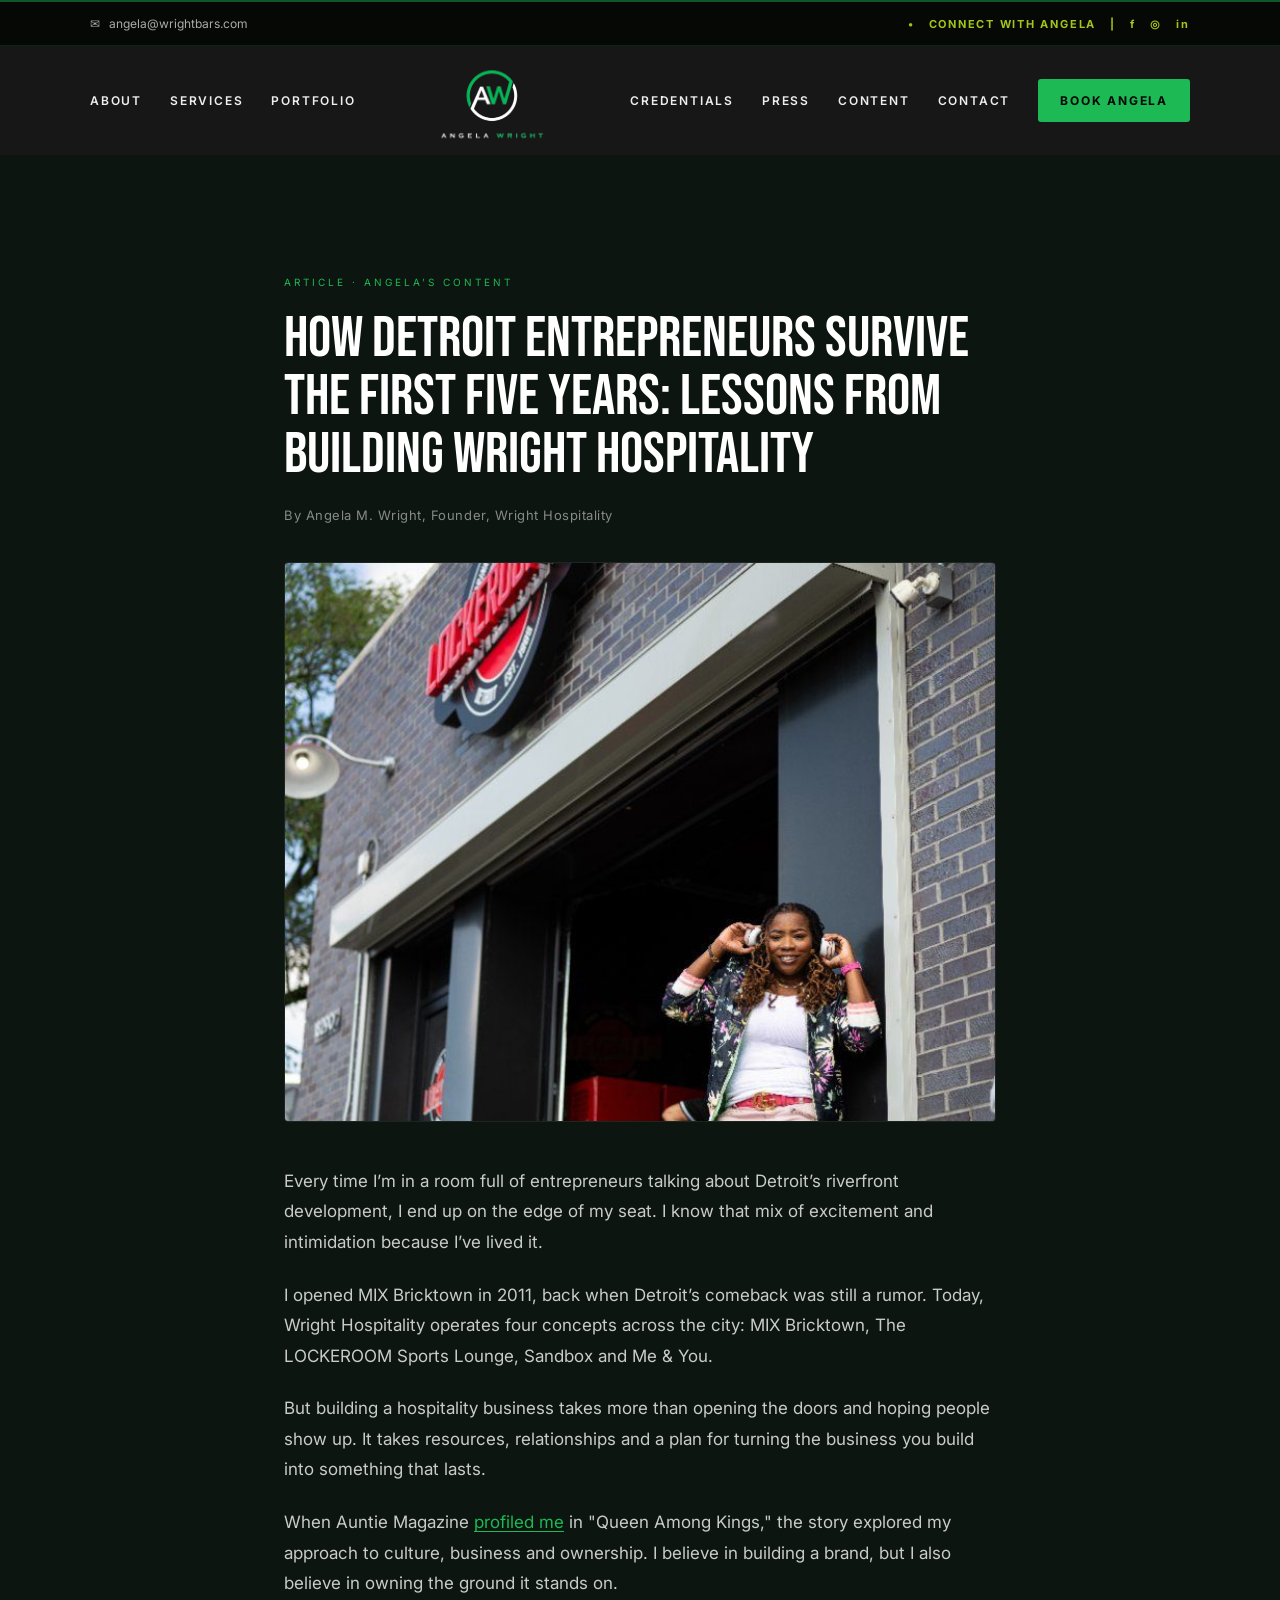
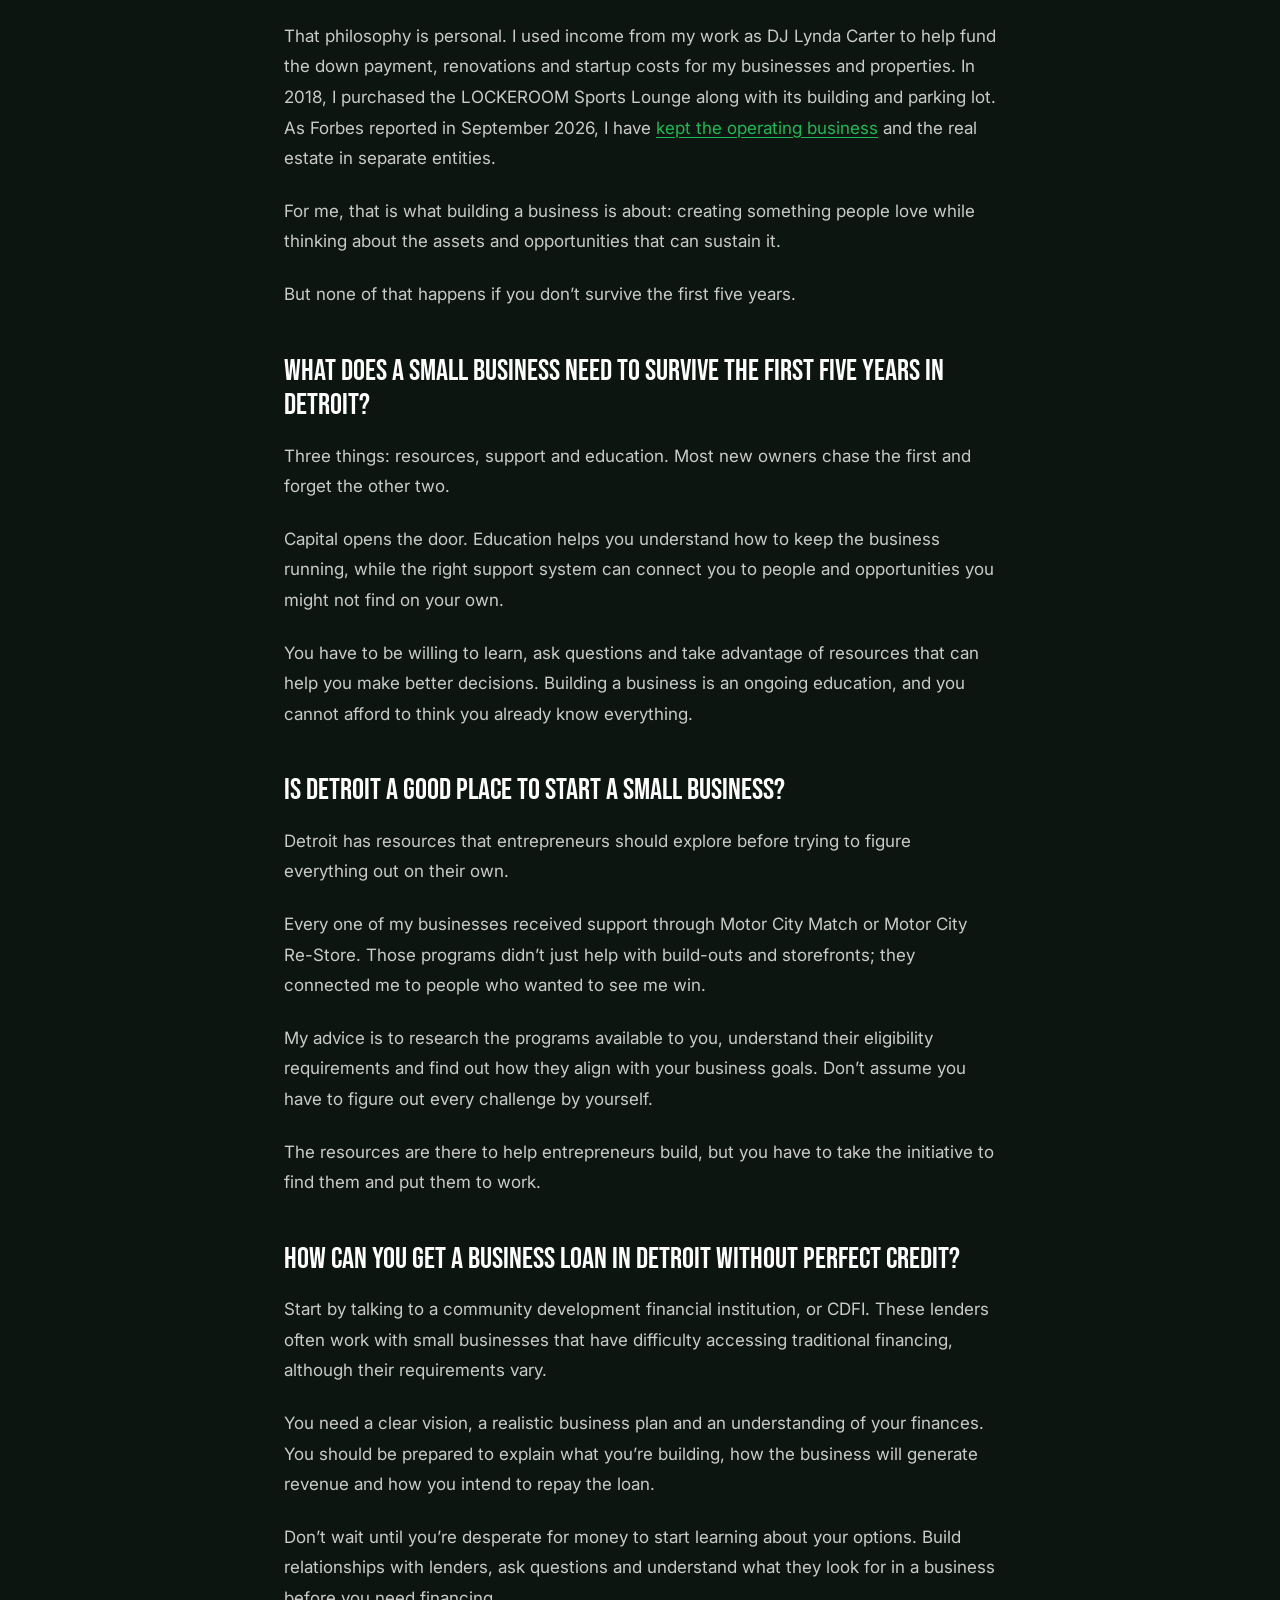
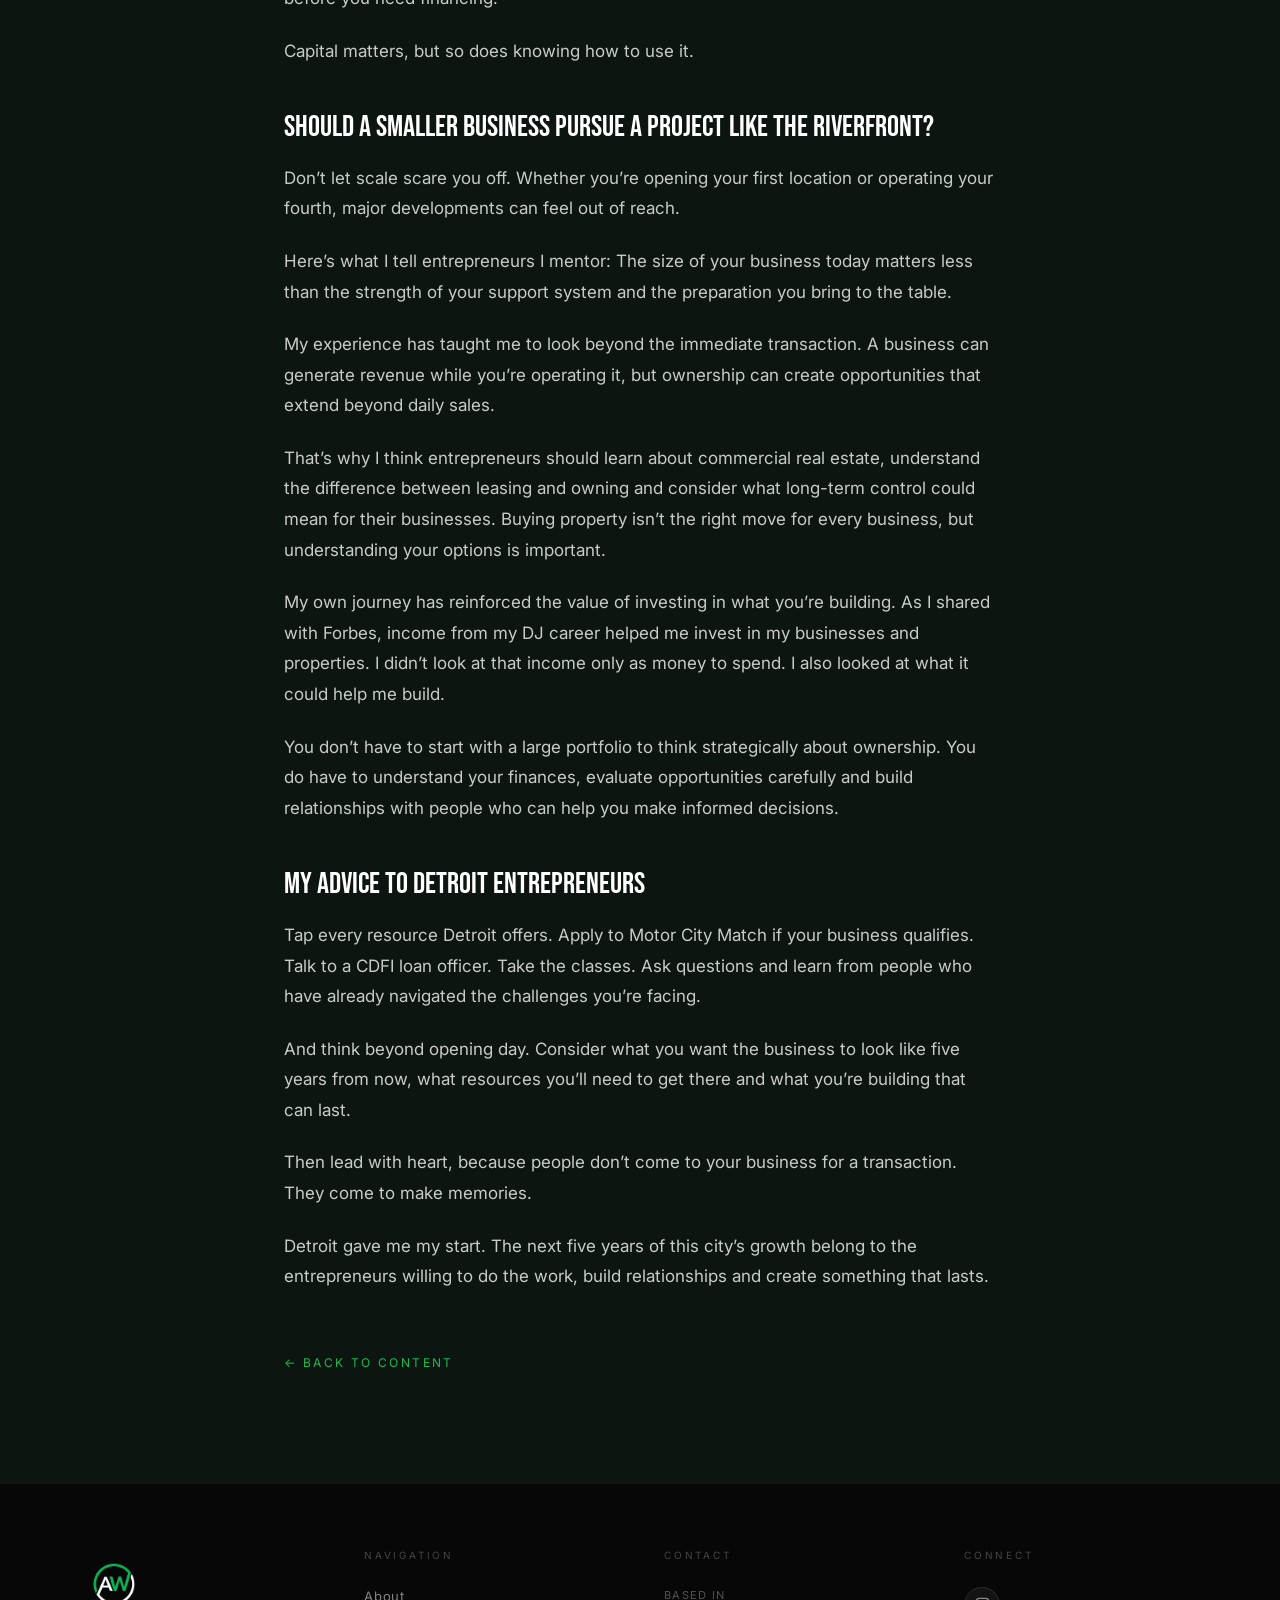
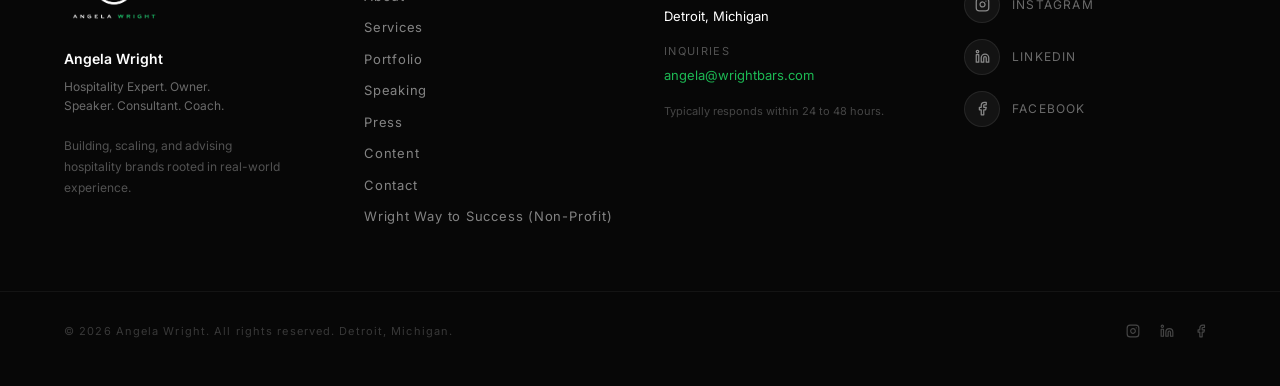
<file: articles/detroit-first-five-years.html>
<!DOCTYPE html>
<html lang="en-US">
<head>
<meta charset="UTF-8">
<meta name="viewport" content="width=device-width, initial-scale=1">
<title>How Detroit Entrepreneurs Survive the First Five Years: Lessons from Building Wright Hospitality | I Am Angela Wright</title>
<meta name="description" content="Angela Wright on resources, support and education: lessons from building Wright Hospitality for Detroit entrepreneurs in their first five years.">
<meta property="og:type" content="article">
<meta property="og:title" content="How Detroit Entrepreneurs Survive the First Five Years: Lessons from Building Wright Hospitality">
<meta property="og:description" content="Angela Wright on resources, support and education: lessons from building Wright Hospitality for Detroit entrepreneurs in their first five years.">
<meta property="og:image" content="https://iamangelawright.com/assets/images/bdb6767fa_0244-_0Z8_78332.jpg">
<meta property="og:url" content="https://iamangelawright.com/articles/detroit-first-five-years">
<link rel="canonical" href="https://iamangelawright.com/articles/detroit-first-five-years">
<link rel="icon" href="/assets/images/favicon-32.jpg" sizes="32x32">
<link rel="icon" href="/assets/images/favicon-192.jpg" sizes="192x192">
<link rel="apple-touch-icon" href="/assets/images/favicon-180.jpg">
<link rel="stylesheet" href="/assets/css/site.css">
<link rel="stylesheet" href="/assets/css/theme.css?v=20261030b">
<link rel="stylesheet" href="/assets/css/info.css">
<style>.aw-press-grid{display:grid;grid-template-columns:1fr;gap:16px}@media(min-width:700px){.aw-press-grid{grid-template-columns:repeat(2,1fr)}}@media(min-width:1100px){.aw-press-grid{grid-template-columns:repeat(3,1fr)}}.aw-press-card{display:flex;flex-direction:column;text-decoration:none;background:linear-gradient(160deg,rgb(17,20,17) 0%,rgb(12,12,12) 100%);border:1px solid rgba(255,255,255,.07);border-radius:4px}.aw-press-card:hover{border-color:rgba(29,185,84,.45);transform:translateY(-2px)}.aw-press-card{overflow:hidden}.aw-press-body{position:relative;padding:28px;display:flex;flex-direction:column;flex:1}.aw-press-card h3{flex:1}.aw-press-img{display:block;width:100%;height:auto;aspect-ratio:16/9;object-fit:cover;background:#111;border-bottom:1px solid rgba(255,255,255,.07)}.aw-press-card:hover .aw-press-img{opacity:.9}.aw-press-cta{font-size:11px;letter-spacing:.2em;color:rgb(29,185,84);font-weight:600}.aw-press-cta-btn{display:inline-block;background:#1db954;color:#070707;padding:14px 26px;border-radius:3px;font-weight:700;font-size:12px;letter-spacing:.15em;text-decoration:none}</style>
<style>.aw-article{background:rgb(13,21,16);padding:120px 0 110px}.aw-article-wrap{max-width:760px;margin:0 auto;padding:0 24px}.aw-article-kicker{font-size:10px;color:rgb(29,185,84);letter-spacing:.3em;text-transform:uppercase;margin-bottom:20px}.aw-article h1{color:#fff;font-size:clamp(34px,5vw,58px);line-height:1;margin-bottom:22px}.aw-article-byline{font-size:13px;color:rgba(255,255,255,.5);letter-spacing:.04em;margin-bottom:36px}.aw-article-hero{display:block;width:100%;max-height:560px;object-fit:cover;border:1px solid rgba(255,255,255,.07);border-radius:4px;margin-bottom:44px}.aw-article-body p{font-size:17px;line-height:1.8;color:rgba(255,255,255,.78);margin:0 0 22px}.aw-article-body h2{font-size:clamp(22px,2.6vw,30px);line-height:1.15;color:#fff;margin:44px 0 18px}.aw-article-body a{color:rgb(29,185,84);text-decoration:underline;text-underline-offset:3px}.aw-article-back{display:inline-block;margin-top:40px;font-size:12px;letter-spacing:.2em;text-transform:uppercase;color:rgb(29,185,84);text-decoration:none}</style>
</head>
<body class="content">
<div class="aw-topbar"><a href="mailto:angela@wrightbars.com">✉ &nbsp; angela@wrightbars.com</a><strong>• &nbsp; CONNECT WITH ANGELA &nbsp; | &nbsp; <a href="https://www.facebook.com/iamangelawright1/">f</a> &nbsp; <a href="https://instagram.com/iamangelawright">◎</a> &nbsp; <a href="https://linkedin.com/in/angela-wright-9540b5294">in</a></strong></div><nav class="aw-nav" id="aw-nav" style="--aw-logo-width:125px"><div class="aw-nav-left"><a href="/#about">ABOUT</a><a href="/#services">SERVICES</a><a href="/#portfolio">PORTFOLIO</a></div><a href="/#hero" aria-label="Angela Wright home"><img src="/assets/images/3baacd933_AngelaWright_logo_transparent.png" alt="Angela Wright"></a><button class="aw-mobile-toggle" aria-label="Open navigation" type="button" onclick="document.getElementById('aw-nav').classList.toggle('aw-open')">☰</button><div class="aw-nav-right"><a href="/#recognition">CREDENTIALS</a><a href="/press">PRESS</a><a href="/content" aria-current="page">CONTENT</a><a href="/#contact">CONTACT</a><a href="https://calendar.app.google/bNt4V9HfeRj3hD4s8" target="_blank" rel="noopener" class="aw-book">BOOK ANGELA</a></div></nav><main id="aw-page"><article class="aw-article"><div class="aw-article-wrap">
<p class="aw-article-kicker font-body">Article &middot; <a href="/content" style="color:inherit;text-decoration:none">Angela&rsquo;s Content</a></p>
<h1 class="font-display">How Detroit Entrepreneurs Survive the First Five Years: Lessons from Building Wright Hospitality</h1>
<p class="aw-article-byline font-body">By Angela M. Wright, Founder, Wright Hospitality</p>
<img class="aw-article-hero" src="/assets/images/bdb6767fa_0244-_0Z8_78332.jpg" alt="Angela Wright at the door of The LOCKEROOM Sports Lounge in Detroit" width="683" height="1024" style="object-position:center 30%">
<div class="aw-article-body font-body">
<p>Every time I&rsquo;m in a room full of entrepreneurs talking about Detroit&rsquo;s riverfront development, I end up on the edge of my seat. I know that mix of excitement and intimidation because I&rsquo;ve lived it.</p>
<p>I opened MIX Bricktown in 2011, back when Detroit&rsquo;s comeback was still a rumor. Today, Wright Hospitality operates four concepts across the city: MIX Bricktown, The LOCKEROOM Sports Lounge, Sandbox and Me &amp; You.</p>
<p>But building a hospitality business takes more than opening the doors and hoping people show up. It takes resources, relationships and a plan for turning the business you build into something that lasts.</p>
<p>When Auntie Magazine <a href="https://auntiemagazine.com/queen-among-kings-how-angela-m-wright-is-turning-detroit-culture-into-black-wealth/" target="_blank" rel="noopener noreferrer">profiled me</a> in "Queen Among Kings," the story explored my approach to culture, business and ownership. I believe in building a brand, but I also believe in owning the ground it stands on.</p>
<p>That philosophy is personal. I used income from my work as DJ Lynda Carter to help fund the down payment, renovations and startup costs for my businesses and properties. In 2018, I purchased the LOCKEROOM Sports Lounge along with its building and parking lot. As Forbes reported in September 2026, I have <a href="https://www.forbes.com/sites/jasminebrowley/2026/09/21/millennials-built-the-side-hustle-almost-none-of-them-own-it/" target="_blank" rel="noopener noreferrer">kept the operating business</a> and the real estate in separate entities.</p>
<p>For me, that is what building a business is about: creating something people love while thinking about the assets and opportunities that can sustain it.</p>
<p>But none of that happens if you don&rsquo;t survive the first five years.</p>
<h2 class="font-display">What does a small business need to survive the first five years in Detroit?</h2>
<p>Three things: resources, support and education. Most new owners chase the first and forget the other two.</p>
<p>Capital opens the door. Education helps you understand how to keep the business running, while the right support system can connect you to people and opportunities you might not find on your own.</p>
<p>You have to be willing to learn, ask questions and take advantage of resources that can help you make better decisions. Building a business is an ongoing education, and you cannot afford to think you already know everything.</p>
<h2 class="font-display">Is Detroit a good place to start a small business?</h2>
<p>Detroit has resources that entrepreneurs should explore before trying to figure everything out on their own.</p>
<p>Every one of my businesses received support through Motor City Match or Motor City Re-Store. Those programs didn&rsquo;t just help with build-outs and storefronts; they connected me to people who wanted to see me win.</p>
<p>My advice is to research the programs available to you, understand their eligibility requirements and find out how they align with your business goals. Don&rsquo;t assume you have to figure out every challenge by yourself.</p>
<p>The resources are there to help entrepreneurs build, but you have to take the initiative to find them and put them to work.</p>
<h2 class="font-display">How can you get a business loan in Detroit without perfect credit?</h2>
<p>Start by talking to a community development financial institution, or CDFI. These lenders often work with small businesses that have difficulty accessing traditional financing, although their requirements vary.</p>
<p>You need a clear vision, a realistic business plan and an understanding of your finances. You should be prepared to explain what you&rsquo;re building, how the business will generate revenue and how you intend to repay the loan.</p>
<p>Don&rsquo;t wait until you&rsquo;re desperate for money to start learning about your options. Build relationships with lenders, ask questions and understand what they look for in a business before you need financing.</p>
<p>Capital matters, but so does knowing how to use it.</p>
<h2 class="font-display">Should a smaller business pursue a project like the riverfront?</h2>
<p>Don&rsquo;t let scale scare you off. Whether you&rsquo;re opening your first location or operating your fourth, major developments can feel out of reach.</p>
<p>Here&rsquo;s what I tell entrepreneurs I mentor: The size of your business today matters less than the strength of your support system and the preparation you bring to the table.</p>
<p>My experience has taught me to look beyond the immediate transaction. A business can generate revenue while you&rsquo;re operating it, but ownership can create opportunities that extend beyond daily sales.</p>
<p>That&rsquo;s why I think entrepreneurs should learn about commercial real estate, understand the difference between leasing and owning and consider what long-term control could mean for their businesses. Buying property isn&rsquo;t the right move for every business, but understanding your options is important.</p>
<p>My own journey has reinforced the value of investing in what you&rsquo;re building. As I shared with Forbes, income from my DJ career helped me invest in my businesses and properties. I didn&rsquo;t look at that income only as money to spend. I also looked at what it could help me build.</p>
<p>You don&rsquo;t have to start with a large portfolio to think strategically about ownership. You do have to understand your finances, evaluate opportunities carefully and build relationships with people who can help you make informed decisions.</p>
<h2 class="font-display">My advice to Detroit entrepreneurs</h2>
<p>Tap every resource Detroit offers. Apply to Motor City Match if your business qualifies. Talk to a CDFI loan officer. Take the classes. Ask questions and learn from people who have already navigated the challenges you&rsquo;re facing.</p>
<p>And think beyond opening day. Consider what you want the business to look like five years from now, what resources you&rsquo;ll need to get there and what you&rsquo;re building that can last.</p>
<p>Then lead with heart, because people don&rsquo;t come to your business for a transaction. They come to make memories.</p>
<p>Detroit gave me my start. The next five years of this city&rsquo;s growth belong to the entrepreneurs willing to do the work, build relationships and create something that lasts.</p>
</div>
<a class="aw-article-back font-body" href="/content">&larr; Back to Content</a>
</div></article></main><footer style="background: rgb(7, 7, 7);"><div class="max-w-7xl mx-auto px-6 lg:px-16 py-16"><div class="grid grid-cols-1 md:grid-cols-2 lg:grid-cols-4 gap-12"><div class="lg:col-span-1"><img src="/assets/images/3baacd933_AngelaWright_logo_transparent.png" alt="Angela Wright" class="h-20 w-auto object-contain mb-5"><p class="font-body font-semibold text-white mb-2" style="font-size: 14px;">Angela Wright</p><p class="font-body mb-5" style="font-size: 12px; color: rgba(255, 255, 255, 0.4); line-height: 1.6;">Hospitality Expert. Owner.<br>Speaker. Consultant. Coach.</p><p class="font-body" style="font-size: 12px; color: rgba(255, 255, 255, 0.3); line-height: 1.75; max-width: 220px;">Building, scaling, and advising hospitality brands rooted in real-world experience.</p></div><div><p class="font-body uppercase mb-6" style="font-size: 10px; color: rgba(255, 255, 255, 0.25); letter-spacing: 0.28em;">Navigation</p><div class="flex flex-col gap-3"><a href="/#about" class="font-body transition-colors duration-200" style="font-size: 13px; color: rgba(255, 255, 255, 0.5); letter-spacing: 0.06em;">About</a><a href="/#services" class="font-body transition-colors duration-200" style="font-size: 13px; color: rgba(255, 255, 255, 0.5); letter-spacing: 0.06em;">Services</a><a href="/#portfolio" class="font-body transition-colors duration-200" style="font-size: 13px; color: rgba(255, 255, 255, 0.5); letter-spacing: 0.06em;">Portfolio</a><a href="/#speaking" class="font-body transition-colors duration-200" style="font-size: 13px; color: rgba(255, 255, 255, 0.5); letter-spacing: 0.06em;">Speaking</a><a href="/press" class="font-body transition-colors duration-200" style="font-size: 13px; color: rgba(255, 255, 255, 0.5); letter-spacing: 0.06em;">Press</a><a href="/content" class="font-body transition-colors duration-200" style="font-size: 13px; color: rgba(255, 255, 255, 0.5); letter-spacing: 0.06em;">Content</a><a href="/#contact" class="font-body transition-colors duration-200" style="font-size: 13px; color: rgba(255, 255, 255, 0.5); letter-spacing: 0.06em;">Contact</a><a href="https://wrightwaytosuccess.com" target="_blank" rel="noopener" class="font-body transition-colors duration-200" style="font-size: 13px; color: rgba(255, 255, 255, 0.5); letter-spacing: 0.06em;">Wright Way to Success (Non-Profit)</a></div></div><div><p class="font-body uppercase mb-6" style="font-size: 10px; color: rgba(255, 255, 255, 0.25); letter-spacing: 0.28em;">Contact</p><div class="space-y-4"><div><p class="font-body" style="font-size: 11px; color: rgba(255, 255, 255, 0.3); letter-spacing: 0.12em; text-transform: uppercase; margin-bottom: 4px;">Based In</p><p class="font-body text-white" style="font-size: 13px;">Detroit, Michigan</p></div><div><p class="font-body" style="font-size: 11px; color: rgba(255, 255, 255, 0.3); letter-spacing: 0.12em; text-transform: uppercase; margin-bottom: 4px;">Inquiries</p><a href="mailto:angela@wrightbars.com" class="font-body transition-colors duration-200" style="font-size: 13px; color: rgb(29, 185, 84);">angela@wrightbars.com</a></div><div><p class="font-body" style="font-size: 11px; color: rgba(255, 255, 255, 0.25); line-height: 1.6;">Typically responds within 24 to 48 hours.</p></div></div></div><div><p class="font-body uppercase mb-6" style="font-size: 10px; color: rgba(255, 255, 255, 0.25); letter-spacing: 0.28em;">Connect</p><div class="flex flex-col gap-4"><a href="https://instagram.com/iamangelawright" target="_blank" rel="noopener noreferrer" class="flex items-center gap-3 group transition-all duration-200"><div class="flex items-center justify-center transition-all duration-200" style="width: 36px; height: 36px; border-radius: 50%; background: rgba(255, 255, 255, 0.05); border: 1px solid rgba(255, 255, 255, 0.08);"><svg xmlns="http://www.w3.org/2000/svg" width="15" height="15" viewBox="0 0 24 24" fill="none" stroke="currentColor" stroke-width="2" stroke-linecap="round" stroke-linejoin="round" class="lucide lucide-instagram" style="color: rgba(255, 255, 255, 0.5);"><rect width="20" height="20" x="2" y="2" rx="5" ry="5"></rect><path d="M16 11.37A4 4 0 1 1 12.63 8 4 4 0 0 1 16 11.37z"></path><line x1="17.5" x2="17.51" y1="6.5" y2="6.5"></line></svg></div><span class="font-body transition-colors duration-200" style="font-size: 12px; color: rgba(255, 255, 255, 0.4); letter-spacing: 0.1em; text-transform: uppercase;">Instagram</span></a><a href="https://linkedin.com/in/angela-wright-9540b5294" target="_blank" rel="noopener noreferrer" class="flex items-center gap-3 group transition-all duration-200"><div class="flex items-center justify-center transition-all duration-200" style="width: 36px; height: 36px; border-radius: 50%; background: rgba(255, 255, 255, 0.05); border: 1px solid rgba(255, 255, 255, 0.08);"><svg xmlns="http://www.w3.org/2000/svg" width="15" height="15" viewBox="0 0 24 24" fill="none" stroke="currentColor" stroke-width="2" stroke-linecap="round" stroke-linejoin="round" class="lucide lucide-linkedin" style="color: rgba(255, 255, 255, 0.5);"><path d="M16 8a6 6 0 0 1 6 6v7h-4v-7a2 2 0 0 0-2-2 2 2 0 0 0-2 2v7h-4v-7a6 6 0 0 1 6-6z"></path><rect width="4" height="12" x="2" y="9"></rect><circle cx="4" cy="4" r="2"></circle></svg></div><span class="font-body transition-colors duration-200" style="font-size: 12px; color: rgba(255, 255, 255, 0.4); letter-spacing: 0.1em; text-transform: uppercase;">LinkedIn</span></a><a href="https://www.facebook.com/iamangelawright1/" target="_blank" rel="noopener noreferrer" class="flex items-center gap-3 group transition-all duration-200"><div class="flex items-center justify-center transition-all duration-200" style="width: 36px; height: 36px; border-radius: 50%; background: rgba(255, 255, 255, 0.05); border: 1px solid rgba(255, 255, 255, 0.08);"><svg xmlns="http://www.w3.org/2000/svg" width="15" height="15" viewBox="0 0 24 24" fill="none" stroke="currentColor" stroke-width="2" stroke-linecap="round" stroke-linejoin="round" class="lucide lucide-facebook" style="color: rgba(255, 255, 255, 0.5);"><path d="M18 2h-3a5 5 0 0 0-5 5v3H7v4h3v8h4v-8h3l1-4h-4V7a1 1 0 0 1 1-1h3z"></path></svg></div><span class="font-body transition-colors duration-200" style="font-size: 12px; color: rgba(255, 255, 255, 0.4); letter-spacing: 0.1em; text-transform: uppercase;">Facebook</span></a></div></div></div></div><div class="max-w-7xl mx-auto px-6 lg:px-16 pb-10" style="border-top: 1px solid rgba(255, 255, 255, 0.05); padding-top: 24px;"><div class="flex flex-col md:flex-row items-center justify-between gap-4"><p class="font-body" style="font-size: 11px; color: rgba(255, 255, 255, 0.2); letter-spacing: 0.1em;">© 2026 Angela Wright. All rights reserved. Detroit, Michigan.</p><div class="flex items-center gap-1"><a href="https://instagram.com/iamangelawright" target="_blank" rel="noopener noreferrer" class="flex items-center justify-center transition-all duration-200" style="width: 30px; height: 30px;"><svg xmlns="http://www.w3.org/2000/svg" width="14" height="14" viewBox="0 0 24 24" fill="none" stroke="currentColor" stroke-width="2" stroke-linecap="round" stroke-linejoin="round" class="lucide lucide-instagram" style="color: rgba(255, 255, 255, 0.25); transition: color 0.2s;"><rect width="20" height="20" x="2" y="2" rx="5" ry="5"></rect><path d="M16 11.37A4 4 0 1 1 12.63 8 4 4 0 0 1 16 11.37z"></path><line x1="17.5" x2="17.51" y1="6.5" y2="6.5"></line></svg></a><a href="https://linkedin.com/in/angela-wright-9540b5294" target="_blank" rel="noopener noreferrer" class="flex items-center justify-center transition-all duration-200" style="width: 30px; height: 30px;"><svg xmlns="http://www.w3.org/2000/svg" width="14" height="14" viewBox="0 0 24 24" fill="none" stroke="currentColor" stroke-width="2" stroke-linecap="round" stroke-linejoin="round" class="lucide lucide-linkedin" style="color: rgba(255, 255, 255, 0.25); transition: color 0.2s;"><path d="M16 8a6 6 0 0 1 6 6v7h-4v-7a2 2 0 0 0-2-2 2 2 0 0 0-2 2v7h-4v-7a6 6 0 0 1 6-6z"></path><rect width="4" height="12" x="2" y="9"></rect><circle cx="4" cy="4" r="2"></circle></svg></a><a href="https://www.facebook.com/iamangelawright1/" target="_blank" rel="noopener noreferrer" class="flex items-center justify-center transition-all duration-200" style="width: 30px; height: 30px;"><svg xmlns="http://www.w3.org/2000/svg" width="14" height="14" viewBox="0 0 24 24" fill="none" stroke="currentColor" stroke-width="2" stroke-linecap="round" stroke-linejoin="round" class="lucide lucide-facebook" style="color: rgba(255, 255, 255, 0.25); transition: color 0.2s;"><path d="M18 2h-3a5 5 0 0 0-5 5v3H7v4h3v8h4v-8h3l1-4h-4V7a1 1 0 0 1 1-1h3z"></path></svg></a></div></div></div></footer>
<script src="/assets/js/aw.js"></script>
</body>
</html>
</file>
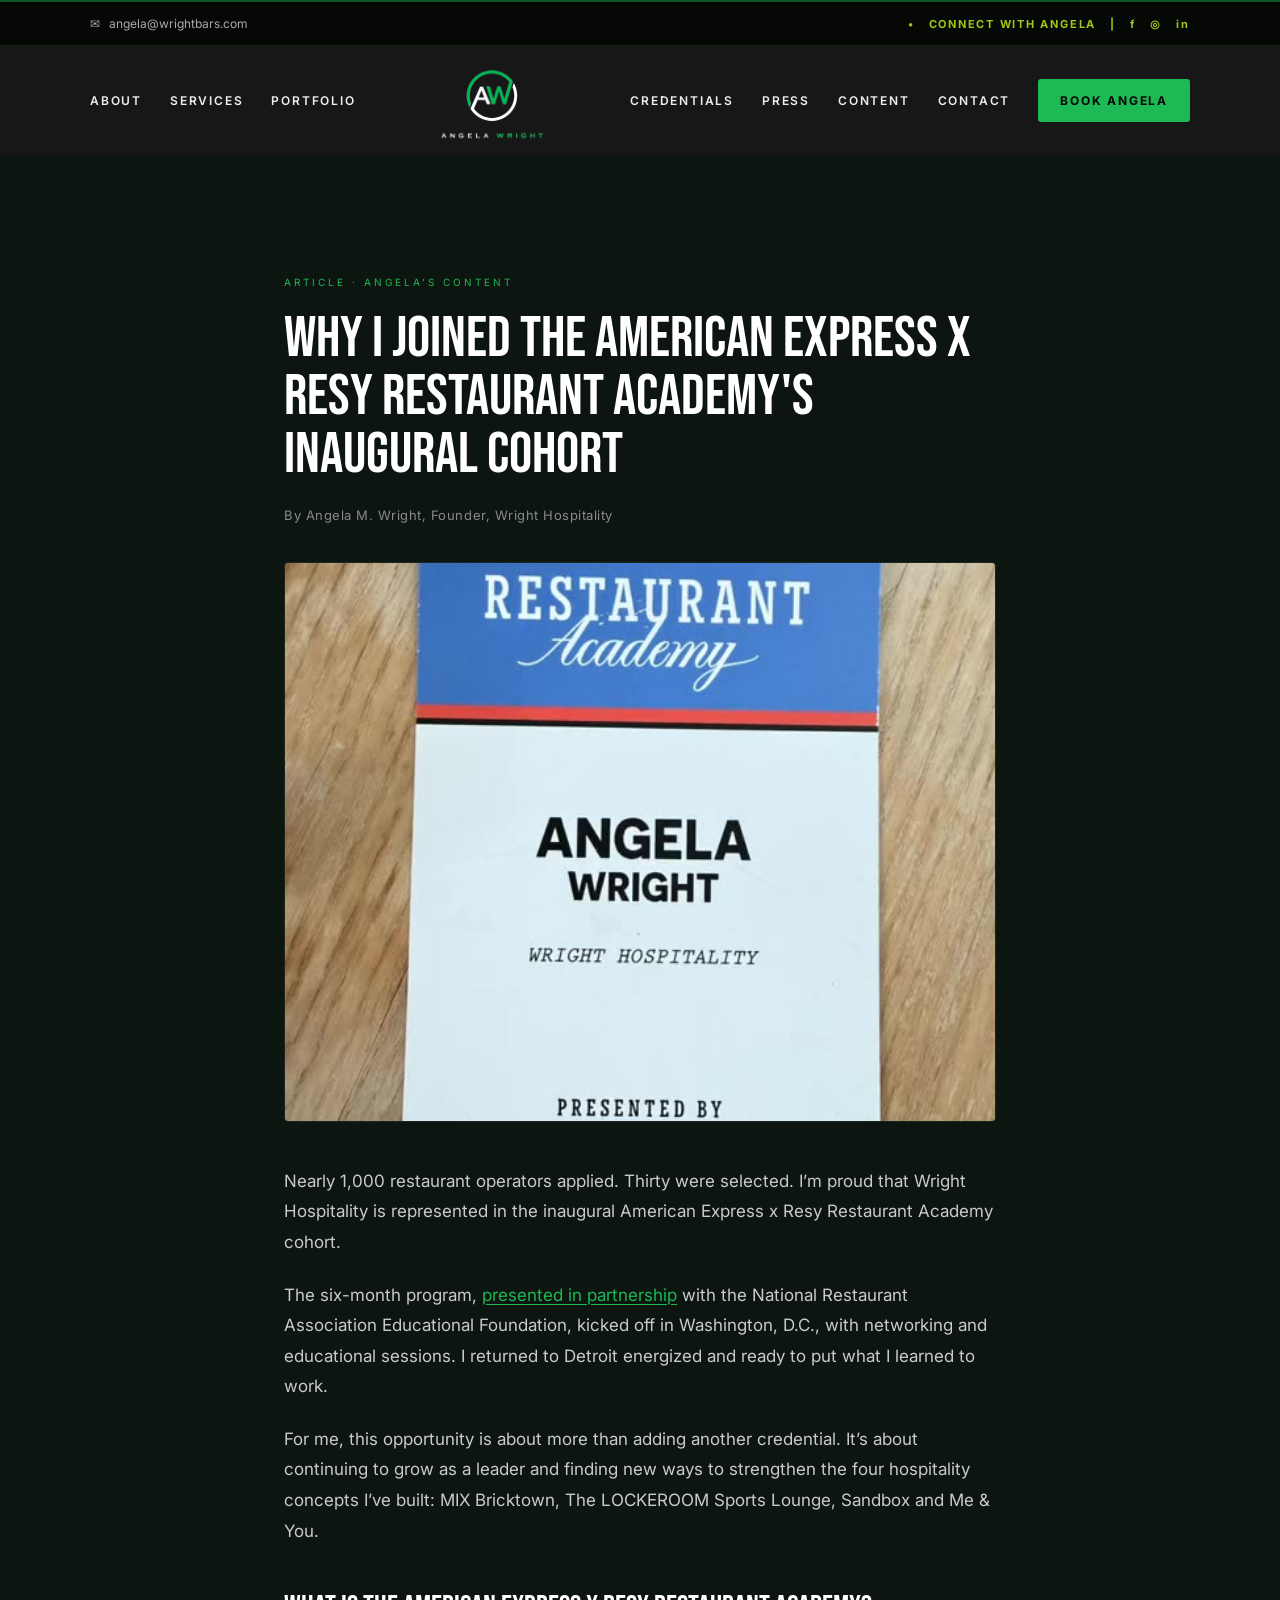
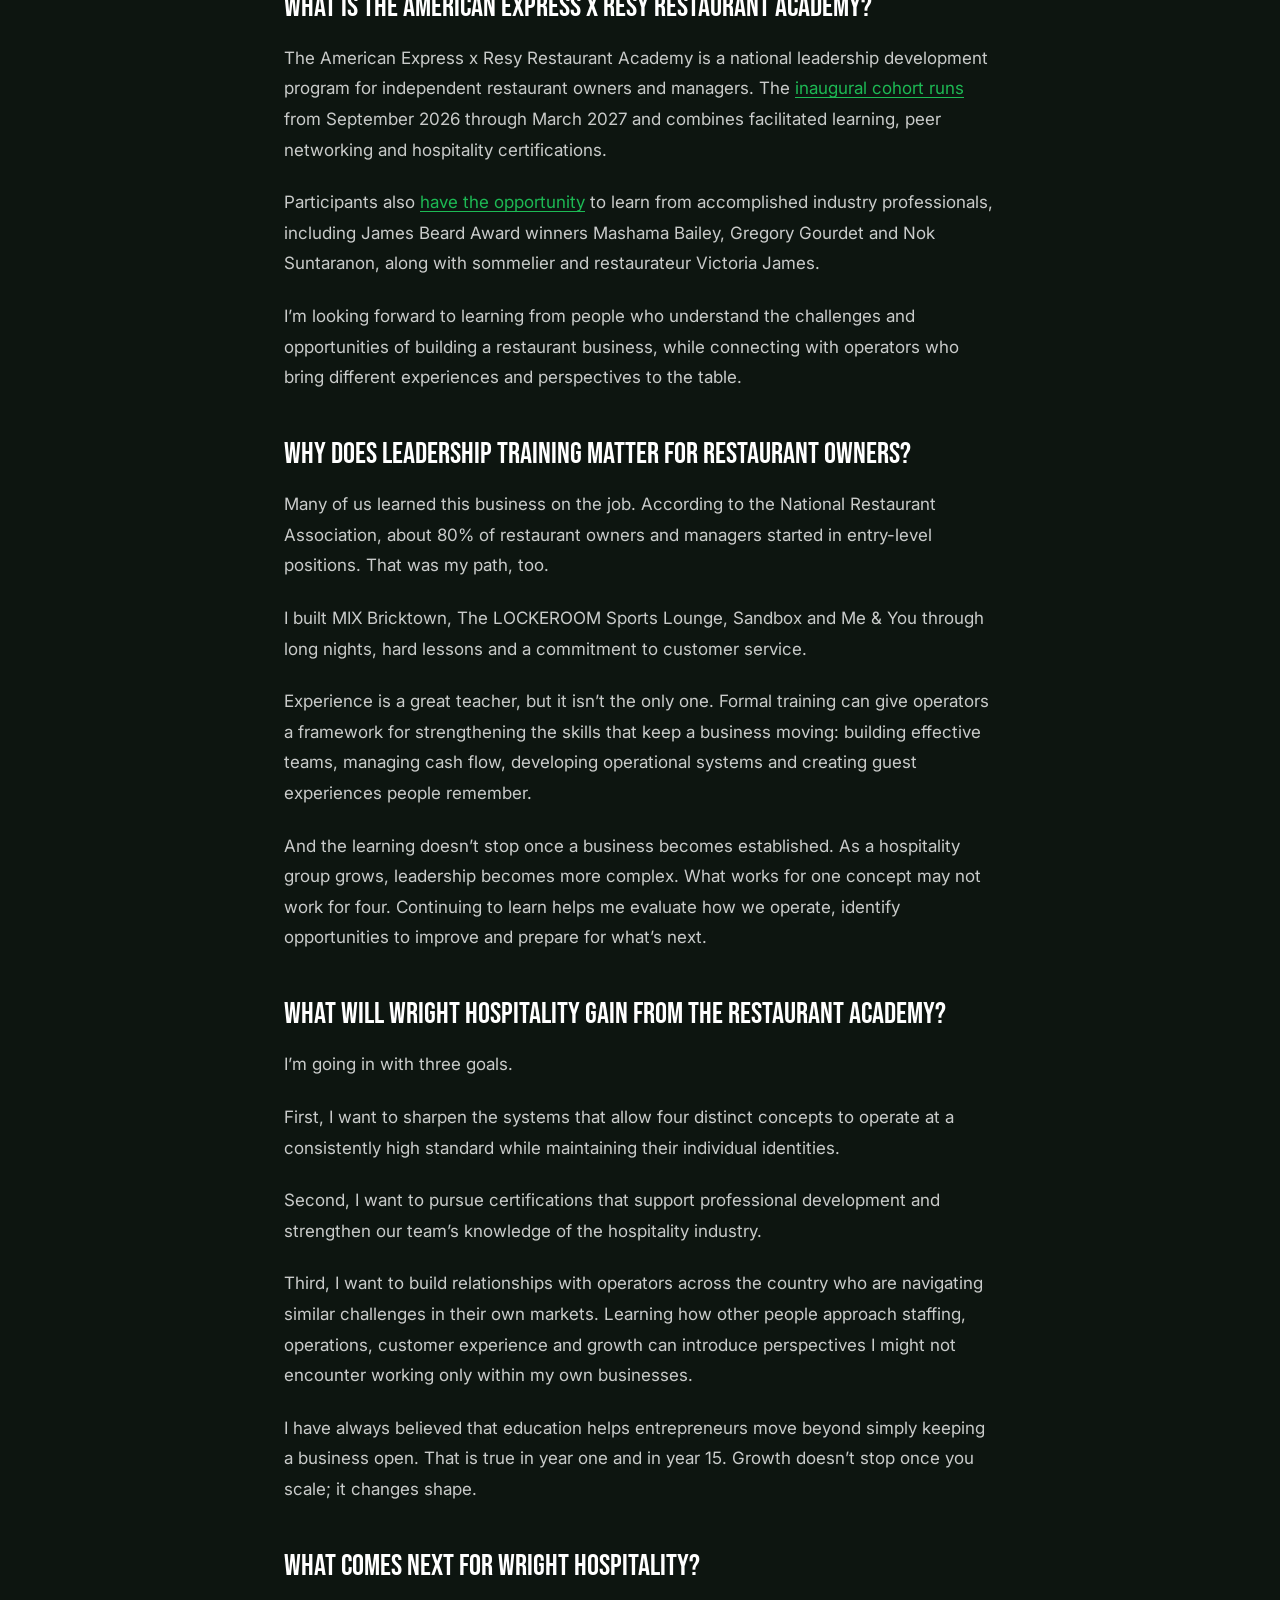
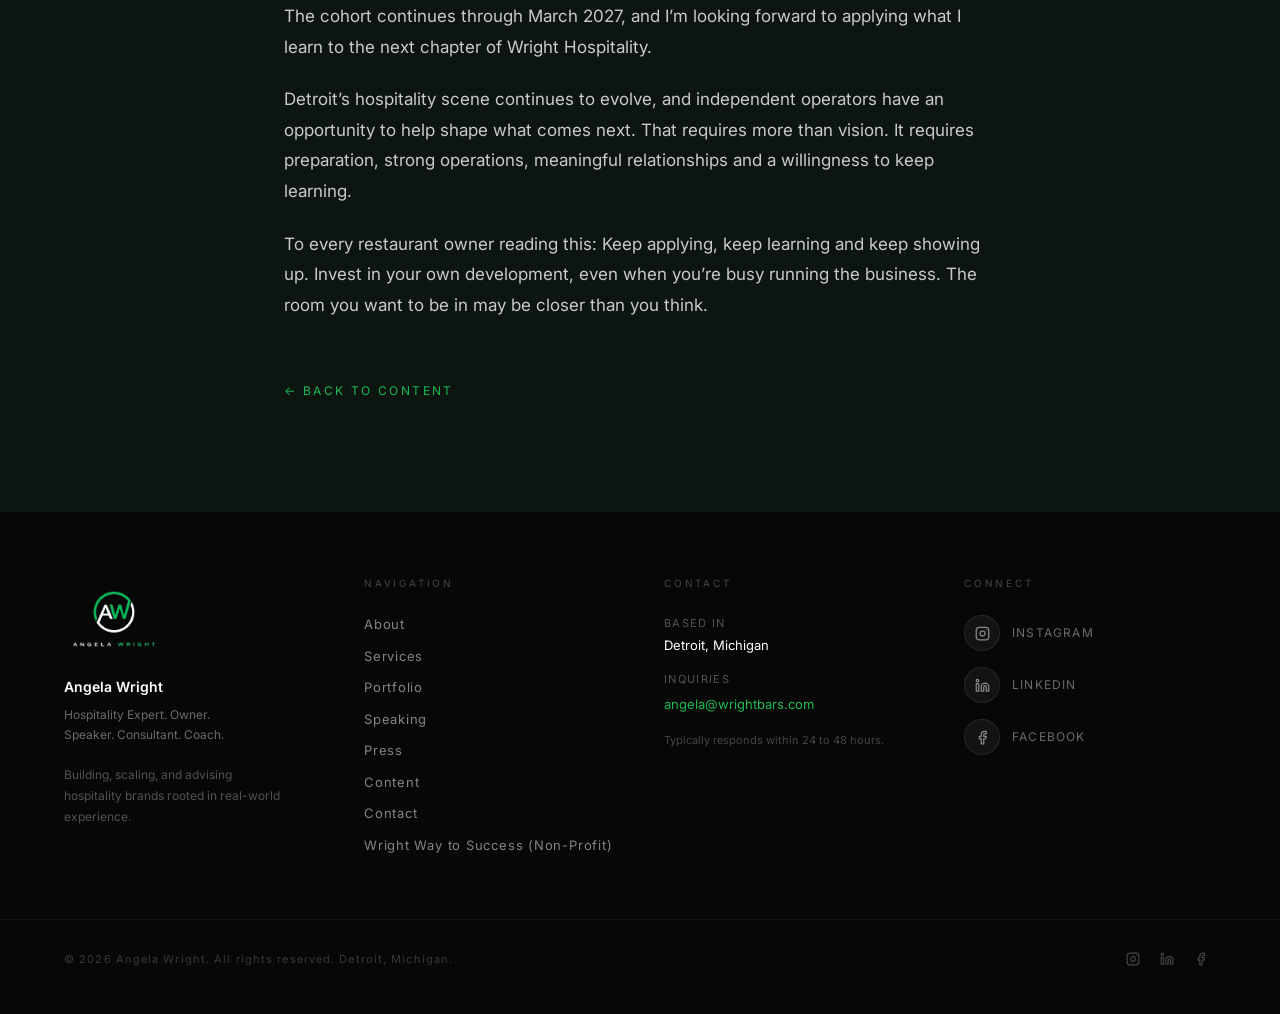
<file: articles/restaurant-academy.html>
<!DOCTYPE html>
<html lang="en-US">
<head>
<meta charset="UTF-8">
<meta name="viewport" content="width=device-width, initial-scale=1">
<title>Why I Joined the American Express x Resy Restaurant Academy&#x27;s Inaugural Cohort | I Am Angela Wright</title>
<meta name="description" content="Nearly 1,000 restaurant operators applied and thirty were selected. Angela Wright on joining the inaugural American Express x Resy Restaurant Academy cohort.">
<meta property="og:type" content="article">
<meta property="og:title" content="Why I Joined the American Express x Resy Restaurant Academy&#x27;s Inaugural Cohort">
<meta property="og:description" content="Nearly 1,000 restaurant operators applied and thirty were selected. Angela Wright on joining the inaugural American Express x Resy Restaurant Academy cohort.">
<meta property="og:image" content="https://iamangelawright.com/assets/images/amex-resy-restaurant-academy-poster.jpg">
<meta property="og:url" content="https://iamangelawright.com/articles/restaurant-academy">
<link rel="canonical" href="https://iamangelawright.com/articles/restaurant-academy">
<link rel="icon" href="/assets/images/favicon-32.jpg" sizes="32x32">
<link rel="icon" href="/assets/images/favicon-192.jpg" sizes="192x192">
<link rel="apple-touch-icon" href="/assets/images/favicon-180.jpg">
<link rel="stylesheet" href="/assets/css/site.css">
<link rel="stylesheet" href="/assets/css/theme.css?v=20261030b">
<link rel="stylesheet" href="/assets/css/info.css">
<style>.aw-press-grid{display:grid;grid-template-columns:1fr;gap:16px}@media(min-width:700px){.aw-press-grid{grid-template-columns:repeat(2,1fr)}}@media(min-width:1100px){.aw-press-grid{grid-template-columns:repeat(3,1fr)}}.aw-press-card{display:flex;flex-direction:column;text-decoration:none;background:linear-gradient(160deg,rgb(17,20,17) 0%,rgb(12,12,12) 100%);border:1px solid rgba(255,255,255,.07);border-radius:4px}.aw-press-card:hover{border-color:rgba(29,185,84,.45);transform:translateY(-2px)}.aw-press-card{overflow:hidden}.aw-press-body{position:relative;padding:28px;display:flex;flex-direction:column;flex:1}.aw-press-card h3{flex:1}.aw-press-img{display:block;width:100%;height:auto;aspect-ratio:16/9;object-fit:cover;background:#111;border-bottom:1px solid rgba(255,255,255,.07)}.aw-press-card:hover .aw-press-img{opacity:.9}.aw-press-cta{font-size:11px;letter-spacing:.2em;color:rgb(29,185,84);font-weight:600}.aw-press-cta-btn{display:inline-block;background:#1db954;color:#070707;padding:14px 26px;border-radius:3px;font-weight:700;font-size:12px;letter-spacing:.15em;text-decoration:none}</style>
<style>.aw-article{background:rgb(13,21,16);padding:120px 0 110px}.aw-article-wrap{max-width:760px;margin:0 auto;padding:0 24px}.aw-article-kicker{font-size:10px;color:rgb(29,185,84);letter-spacing:.3em;text-transform:uppercase;margin-bottom:20px}.aw-article h1{color:#fff;font-size:clamp(34px,5vw,58px);line-height:1;margin-bottom:22px}.aw-article-byline{font-size:13px;color:rgba(255,255,255,.5);letter-spacing:.04em;margin-bottom:36px}.aw-article-hero{display:block;width:100%;max-height:560px;object-fit:cover;border:1px solid rgba(255,255,255,.07);border-radius:4px;margin-bottom:44px}.aw-article-body p{font-size:17px;line-height:1.8;color:rgba(255,255,255,.78);margin:0 0 22px}.aw-article-body h2{font-size:clamp(22px,2.6vw,30px);line-height:1.15;color:#fff;margin:44px 0 18px}.aw-article-body a{color:rgb(29,185,84);text-decoration:underline;text-underline-offset:3px}.aw-article-back{display:inline-block;margin-top:40px;font-size:12px;letter-spacing:.2em;text-transform:uppercase;color:rgb(29,185,84);text-decoration:none}</style>
</head>
<body class="content">
<div class="aw-topbar"><a href="mailto:angela@wrightbars.com">✉ &nbsp; angela@wrightbars.com</a><strong>• &nbsp; CONNECT WITH ANGELA &nbsp; | &nbsp; <a href="https://www.facebook.com/iamangelawright1/">f</a> &nbsp; <a href="https://instagram.com/iamangelawright">◎</a> &nbsp; <a href="https://linkedin.com/in/angela-wright-9540b5294">in</a></strong></div><nav class="aw-nav" id="aw-nav" style="--aw-logo-width:125px"><div class="aw-nav-left"><a href="/#about">ABOUT</a><a href="/#services">SERVICES</a><a href="/#portfolio">PORTFOLIO</a></div><a href="/#hero" aria-label="Angela Wright home"><img src="/assets/images/3baacd933_AngelaWright_logo_transparent.png" alt="Angela Wright"></a><button class="aw-mobile-toggle" aria-label="Open navigation" type="button" onclick="document.getElementById('aw-nav').classList.toggle('aw-open')">☰</button><div class="aw-nav-right"><a href="/#recognition">CREDENTIALS</a><a href="/press">PRESS</a><a href="/content" aria-current="page">CONTENT</a><a href="/#contact">CONTACT</a><a href="https://calendar.app.google/bNt4V9HfeRj3hD4s8" target="_blank" rel="noopener" class="aw-book">BOOK ANGELA</a></div></nav><main id="aw-page"><article class="aw-article"><div class="aw-article-wrap">
<p class="aw-article-kicker font-body">Article &middot; <a href="/content" style="color:inherit;text-decoration:none">Angela&rsquo;s Content</a></p>
<h1 class="font-display">Why I Joined the American Express x Resy Restaurant Academy&#x27;s Inaugural Cohort</h1>
<p class="aw-article-byline font-body">By Angela M. Wright, Founder, Wright Hospitality</p>
<img class="aw-article-hero" src="/assets/images/amex-resy-restaurant-academy-poster.jpg" alt="Angela Wright&#x27;s American Express x Resy Restaurant Academy badge" width="540" height="960" style="object-position:center 50%">
<div class="aw-article-body font-body">
<p>Nearly 1,000 restaurant operators applied. Thirty were selected. I&rsquo;m proud that Wright Hospitality is represented in the inaugural American Express x Resy Restaurant Academy cohort.</p>
<p>The six-month program, <a href="https://restaurant.org/research-and-media/media/press-releases/american-express-resy-national-restaurant-association-ed-foundation-leadership-academy/" target="_blank" rel="noopener noreferrer">presented in partnership</a> with the National Restaurant Association Educational Foundation, kicked off in Washington, D.C., with networking and educational sessions. I returned to Detroit energized and ready to put what I learned to work.</p>
<p>For me, this opportunity is about more than adding another credential. It&rsquo;s about continuing to grow as a leader and finding new ways to strengthen the four hospitality concepts I&rsquo;ve built: MIX Bricktown, The LOCKEROOM Sports Lounge, Sandbox and Me &amp; You.</p>
<h2 class="font-display">What is the American Express x Resy Restaurant Academy?</h2>
<p>The American Express x Resy Restaurant Academy is a national leadership development program for independent restaurant owners and managers. The <a href="https://www.nrn.com/independent-restaurants/nraef-joins-with-american-express-resy-to-host-new-leadership-development-program" target="_blank" rel="noopener noreferrer">inaugural cohort runs</a> from September 2026 through March 2027 and combines facilitated learning, peer networking and hospitality certifications.</p>
<p>Participants also <a href="https://blog.resy.com/newsroom/building-skills-that-go-beyond-the-kitchen-restaurant-academy-highlights-from-american-express-and-resy-in-partnership-with-the-national-restaurant-association-educational-foundation/" target="_blank" rel="noopener noreferrer">have the opportunity</a> to learn from accomplished industry professionals, including James Beard Award winners Mashama Bailey, Gregory Gourdet and Nok Suntaranon, along with sommelier and restaurateur Victoria James.</p>
<p>I&rsquo;m looking forward to learning from people who understand the challenges and opportunities of building a restaurant business, while connecting with operators who bring different experiences and perspectives to the table.</p>
<h2 class="font-display">Why does leadership training matter for restaurant owners?</h2>
<p>Many of us learned this business on the job. According to the National Restaurant Association, about 80% of restaurant owners and managers started in entry-level positions. That was my path, too.</p>
<p>I built MIX Bricktown, The LOCKEROOM Sports Lounge, Sandbox and Me &amp; You through long nights, hard lessons and a commitment to customer service.</p>
<p>Experience is a great teacher, but it isn&rsquo;t the only one. Formal training can give operators a framework for strengthening the skills that keep a business moving: building effective teams, managing cash flow, developing operational systems and creating guest experiences people remember.</p>
<p>And the learning doesn&rsquo;t stop once a business becomes established. As a hospitality group grows, leadership becomes more complex. What works for one concept may not work for four. Continuing to learn helps me evaluate how we operate, identify opportunities to improve and prepare for what&rsquo;s next.</p>
<h2 class="font-display">What will Wright Hospitality gain from the Restaurant Academy?</h2>
<p>I&rsquo;m going in with three goals.</p>
<p>First, I want to sharpen the systems that allow four distinct concepts to operate at a consistently high standard while maintaining their individual identities.</p>
<p>Second, I want to pursue certifications that support professional development and strengthen our team&rsquo;s knowledge of the hospitality industry.</p>
<p>Third, I want to build relationships with operators across the country who are navigating similar challenges in their own markets. Learning how other people approach staffing, operations, customer experience and growth can introduce perspectives I might not encounter working only within my own businesses.</p>
<p>I have always believed that education helps entrepreneurs move beyond simply keeping a business open. That is true in year one and in year 15. Growth doesn&rsquo;t stop once you scale; it changes shape.</p>
<h2 class="font-display">What comes next for Wright Hospitality?</h2>
<p>The cohort continues through March 2027, and I&rsquo;m looking forward to applying what I learn to the next chapter of Wright Hospitality.</p>
<p>Detroit&rsquo;s hospitality scene continues to evolve, and independent operators have an opportunity to help shape what comes next. That requires more than vision. It requires preparation, strong operations, meaningful relationships and a willingness to keep learning.</p>
<p>To every restaurant owner reading this: Keep applying, keep learning and keep showing up. Invest in your own development, even when you&rsquo;re busy running the business. The room you want to be in may be closer than you think.</p>
</div>
<a class="aw-article-back font-body" href="/content">&larr; Back to Content</a>
</div></article></main><footer style="background: rgb(7, 7, 7);"><div class="max-w-7xl mx-auto px-6 lg:px-16 py-16"><div class="grid grid-cols-1 md:grid-cols-2 lg:grid-cols-4 gap-12"><div class="lg:col-span-1"><img src="/assets/images/3baacd933_AngelaWright_logo_transparent.png" alt="Angela Wright" class="h-20 w-auto object-contain mb-5"><p class="font-body font-semibold text-white mb-2" style="font-size: 14px;">Angela Wright</p><p class="font-body mb-5" style="font-size: 12px; color: rgba(255, 255, 255, 0.4); line-height: 1.6;">Hospitality Expert. Owner.<br>Speaker. Consultant. Coach.</p><p class="font-body" style="font-size: 12px; color: rgba(255, 255, 255, 0.3); line-height: 1.75; max-width: 220px;">Building, scaling, and advising hospitality brands rooted in real-world experience.</p></div><div><p class="font-body uppercase mb-6" style="font-size: 10px; color: rgba(255, 255, 255, 0.25); letter-spacing: 0.28em;">Navigation</p><div class="flex flex-col gap-3"><a href="/#about" class="font-body transition-colors duration-200" style="font-size: 13px; color: rgba(255, 255, 255, 0.5); letter-spacing: 0.06em;">About</a><a href="/#services" class="font-body transition-colors duration-200" style="font-size: 13px; color: rgba(255, 255, 255, 0.5); letter-spacing: 0.06em;">Services</a><a href="/#portfolio" class="font-body transition-colors duration-200" style="font-size: 13px; color: rgba(255, 255, 255, 0.5); letter-spacing: 0.06em;">Portfolio</a><a href="/#speaking" class="font-body transition-colors duration-200" style="font-size: 13px; color: rgba(255, 255, 255, 0.5); letter-spacing: 0.06em;">Speaking</a><a href="/press" class="font-body transition-colors duration-200" style="font-size: 13px; color: rgba(255, 255, 255, 0.5); letter-spacing: 0.06em;">Press</a><a href="/content" class="font-body transition-colors duration-200" style="font-size: 13px; color: rgba(255, 255, 255, 0.5); letter-spacing: 0.06em;">Content</a><a href="/#contact" class="font-body transition-colors duration-200" style="font-size: 13px; color: rgba(255, 255, 255, 0.5); letter-spacing: 0.06em;">Contact</a><a href="https://wrightwaytosuccess.com" target="_blank" rel="noopener" class="font-body transition-colors duration-200" style="font-size: 13px; color: rgba(255, 255, 255, 0.5); letter-spacing: 0.06em;">Wright Way to Success (Non-Profit)</a></div></div><div><p class="font-body uppercase mb-6" style="font-size: 10px; color: rgba(255, 255, 255, 0.25); letter-spacing: 0.28em;">Contact</p><div class="space-y-4"><div><p class="font-body" style="font-size: 11px; color: rgba(255, 255, 255, 0.3); letter-spacing: 0.12em; text-transform: uppercase; margin-bottom: 4px;">Based In</p><p class="font-body text-white" style="font-size: 13px;">Detroit, Michigan</p></div><div><p class="font-body" style="font-size: 11px; color: rgba(255, 255, 255, 0.3); letter-spacing: 0.12em; text-transform: uppercase; margin-bottom: 4px;">Inquiries</p><a href="mailto:angela@wrightbars.com" class="font-body transition-colors duration-200" style="font-size: 13px; color: rgb(29, 185, 84);">angela@wrightbars.com</a></div><div><p class="font-body" style="font-size: 11px; color: rgba(255, 255, 255, 0.25); line-height: 1.6;">Typically responds within 24 to 48 hours.</p></div></div></div><div><p class="font-body uppercase mb-6" style="font-size: 10px; color: rgba(255, 255, 255, 0.25); letter-spacing: 0.28em;">Connect</p><div class="flex flex-col gap-4"><a href="https://instagram.com/iamangelawright" target="_blank" rel="noopener noreferrer" class="flex items-center gap-3 group transition-all duration-200"><div class="flex items-center justify-center transition-all duration-200" style="width: 36px; height: 36px; border-radius: 50%; background: rgba(255, 255, 255, 0.05); border: 1px solid rgba(255, 255, 255, 0.08);"><svg xmlns="http://www.w3.org/2000/svg" width="15" height="15" viewBox="0 0 24 24" fill="none" stroke="currentColor" stroke-width="2" stroke-linecap="round" stroke-linejoin="round" class="lucide lucide-instagram" style="color: rgba(255, 255, 255, 0.5);"><rect width="20" height="20" x="2" y="2" rx="5" ry="5"></rect><path d="M16 11.37A4 4 0 1 1 12.63 8 4 4 0 0 1 16 11.37z"></path><line x1="17.5" x2="17.51" y1="6.5" y2="6.5"></line></svg></div><span class="font-body transition-colors duration-200" style="font-size: 12px; color: rgba(255, 255, 255, 0.4); letter-spacing: 0.1em; text-transform: uppercase;">Instagram</span></a><a href="https://linkedin.com/in/angela-wright-9540b5294" target="_blank" rel="noopener noreferrer" class="flex items-center gap-3 group transition-all duration-200"><div class="flex items-center justify-center transition-all duration-200" style="width: 36px; height: 36px; border-radius: 50%; background: rgba(255, 255, 255, 0.05); border: 1px solid rgba(255, 255, 255, 0.08);"><svg xmlns="http://www.w3.org/2000/svg" width="15" height="15" viewBox="0 0 24 24" fill="none" stroke="currentColor" stroke-width="2" stroke-linecap="round" stroke-linejoin="round" class="lucide lucide-linkedin" style="color: rgba(255, 255, 255, 0.5);"><path d="M16 8a6 6 0 0 1 6 6v7h-4v-7a2 2 0 0 0-2-2 2 2 0 0 0-2 2v7h-4v-7a6 6 0 0 1 6-6z"></path><rect width="4" height="12" x="2" y="9"></rect><circle cx="4" cy="4" r="2"></circle></svg></div><span class="font-body transition-colors duration-200" style="font-size: 12px; color: rgba(255, 255, 255, 0.4); letter-spacing: 0.1em; text-transform: uppercase;">LinkedIn</span></a><a href="https://www.facebook.com/iamangelawright1/" target="_blank" rel="noopener noreferrer" class="flex items-center gap-3 group transition-all duration-200"><div class="flex items-center justify-center transition-all duration-200" style="width: 36px; height: 36px; border-radius: 50%; background: rgba(255, 255, 255, 0.05); border: 1px solid rgba(255, 255, 255, 0.08);"><svg xmlns="http://www.w3.org/2000/svg" width="15" height="15" viewBox="0 0 24 24" fill="none" stroke="currentColor" stroke-width="2" stroke-linecap="round" stroke-linejoin="round" class="lucide lucide-facebook" style="color: rgba(255, 255, 255, 0.5);"><path d="M18 2h-3a5 5 0 0 0-5 5v3H7v4h3v8h4v-8h3l1-4h-4V7a1 1 0 0 1 1-1h3z"></path></svg></div><span class="font-body transition-colors duration-200" style="font-size: 12px; color: rgba(255, 255, 255, 0.4); letter-spacing: 0.1em; text-transform: uppercase;">Facebook</span></a></div></div></div></div><div class="max-w-7xl mx-auto px-6 lg:px-16 pb-10" style="border-top: 1px solid rgba(255, 255, 255, 0.05); padding-top: 24px;"><div class="flex flex-col md:flex-row items-center justify-between gap-4"><p class="font-body" style="font-size: 11px; color: rgba(255, 255, 255, 0.2); letter-spacing: 0.1em;">© 2026 Angela Wright. All rights reserved. Detroit, Michigan.</p><div class="flex items-center gap-1"><a href="https://instagram.com/iamangelawright" target="_blank" rel="noopener noreferrer" class="flex items-center justify-center transition-all duration-200" style="width: 30px; height: 30px;"><svg xmlns="http://www.w3.org/2000/svg" width="14" height="14" viewBox="0 0 24 24" fill="none" stroke="currentColor" stroke-width="2" stroke-linecap="round" stroke-linejoin="round" class="lucide lucide-instagram" style="color: rgba(255, 255, 255, 0.25); transition: color 0.2s;"><rect width="20" height="20" x="2" y="2" rx="5" ry="5"></rect><path d="M16 11.37A4 4 0 1 1 12.63 8 4 4 0 0 1 16 11.37z"></path><line x1="17.5" x2="17.51" y1="6.5" y2="6.5"></line></svg></a><a href="https://linkedin.com/in/angela-wright-9540b5294" target="_blank" rel="noopener noreferrer" class="flex items-center justify-center transition-all duration-200" style="width: 30px; height: 30px;"><svg xmlns="http://www.w3.org/2000/svg" width="14" height="14" viewBox="0 0 24 24" fill="none" stroke="currentColor" stroke-width="2" stroke-linecap="round" stroke-linejoin="round" class="lucide lucide-linkedin" style="color: rgba(255, 255, 255, 0.25); transition: color 0.2s;"><path d="M16 8a6 6 0 0 1 6 6v7h-4v-7a2 2 0 0 0-2-2 2 2 0 0 0-2 2v7h-4v-7a6 6 0 0 1 6-6z"></path><rect width="4" height="12" x="2" y="9"></rect><circle cx="4" cy="4" r="2"></circle></svg></a><a href="https://www.facebook.com/iamangelawright1/" target="_blank" rel="noopener noreferrer" class="flex items-center justify-center transition-all duration-200" style="width: 30px; height: 30px;"><svg xmlns="http://www.w3.org/2000/svg" width="14" height="14" viewBox="0 0 24 24" fill="none" stroke="currentColor" stroke-width="2" stroke-linecap="round" stroke-linejoin="round" class="lucide lucide-facebook" style="color: rgba(255, 255, 255, 0.25); transition: color 0.2s;"><path d="M18 2h-3a5 5 0 0 0-5 5v3H7v4h3v8h4v-8h3l1-4h-4V7a1 1 0 0 1 1-1h3z"></path></svg></a></div></div></div></footer>
<script src="/assets/js/aw.js"></script>
</body>
</html>
</file>
<file: assets/css/site.css>
@import 'https://fonts.googleapis.com/css2?family=Bebas+Neue&family=Inter:wght@300;400;500;600;700&display=swap';
*,
:before,
:after {
  --tw-border-spacing-x: 0;
  --tw-border-spacing-y: 0;
  --tw-translate-x: 0;
  --tw-translate-y: 0;
  --tw-rotate: 0;
  --tw-skew-x: 0;
  --tw-skew-y: 0;
  --tw-scale-x: 1;
  --tw-scale-y: 1;
  --tw-pan-x: ;
  --tw-pan-y: ;
  --tw-pinch-zoom: ;
  --tw-scroll-snap-strictness: proximity;
  --tw-gradient-from-position: ;
  --tw-gradient-via-position: ;
  --tw-gradient-to-position: ;
  --tw-ordinal: ;
  --tw-slashed-zero: ;
  --tw-numeric-figure: ;
  --tw-numeric-spacing: ;
  --tw-numeric-fraction: ;
  --tw-ring-inset: ;
  --tw-ring-offset-width: 0px;
  --tw-ring-offset-color: #fff;
  --tw-ring-color: rgb(59 130 246 / 0.5);
  --tw-ring-offset-shadow: 0 0 #0000;
  --tw-ring-shadow: 0 0 #0000;
  --tw-shadow: 0 0 #0000;
  --tw-shadow-colored: 0 0 #0000;
  --tw-blur: ;
  --tw-brightness: ;
  --tw-contrast: ;
  --tw-grayscale: ;
  --tw-hue-rotate: ;
  --tw-invert: ;
  --tw-saturate: ;
  --tw-sepia: ;
  --tw-drop-shadow: ;
  --tw-backdrop-blur: ;
  --tw-backdrop-brightness: ;
  --tw-backdrop-contrast: ;
  --tw-backdrop-grayscale: ;
  --tw-backdrop-hue-rotate: ;
  --tw-backdrop-invert: ;
  --tw-backdrop-opacity: ;
  --tw-backdrop-saturate: ;
  --tw-backdrop-sepia: ;
  --tw-contain-size: ;
  --tw-contain-layout: ;
  --tw-contain-paint: ;
  --tw-contain-style: ;
}
::backdrop {
  --tw-border-spacing-x: 0;
  --tw-border-spacing-y: 0;
  --tw-translate-x: 0;
  --tw-translate-y: 0;
  --tw-rotate: 0;
  --tw-skew-x: 0;
  --tw-skew-y: 0;
  --tw-scale-x: 1;
  --tw-scale-y: 1;
  --tw-pan-x: ;
  --tw-pan-y: ;
  --tw-pinch-zoom: ;
  --tw-scroll-snap-strictness: proximity;
  --tw-gradient-from-position: ;
  --tw-gradient-via-position: ;
  --tw-gradient-to-position: ;
  --tw-ordinal: ;
  --tw-slashed-zero: ;
  --tw-numeric-figure: ;
  --tw-numeric-spacing: ;
  --tw-numeric-fraction: ;
  --tw-ring-inset: ;
  --tw-ring-offset-width: 0px;
  --tw-ring-offset-color: #fff;
  --tw-ring-color: rgb(59 130 246 / 0.5);
  --tw-ring-offset-shadow: 0 0 #0000;
  --tw-ring-shadow: 0 0 #0000;
  --tw-shadow: 0 0 #0000;
  --tw-shadow-colored: 0 0 #0000;
  --tw-blur: ;
  --tw-brightness: ;
  --tw-contrast: ;
  --tw-grayscale: ;
  --tw-hue-rotate: ;
  --tw-invert: ;
  --tw-saturate: ;
  --tw-sepia: ;
  --tw-drop-shadow: ;
  --tw-backdrop-blur: ;
  --tw-backdrop-brightness: ;
  --tw-backdrop-contrast: ;
  --tw-backdrop-grayscale: ;
  --tw-backdrop-hue-rotate: ;
  --tw-backdrop-invert: ;
  --tw-backdrop-opacity: ;
  --tw-backdrop-saturate: ;
  --tw-backdrop-sepia: ;
  --tw-contain-size: ;
  --tw-contain-layout: ;
  --tw-contain-paint: ;
  --tw-contain-style: ;
}
*,
:before,
:after {
  box-sizing: border-box;
  border-width: 0;
  border-style: solid;
  border-color: #e5e7eb;
}
:before,
:after {
  --tw-content: '';
}
html,
:host {
  line-height: 1.5;
  -webkit-text-size-adjust: 100%;
  -moz-tab-size: 4;
  -o-tab-size: 4;
  tab-size: 4;
  font-family:
    ui-sans-serif,
    system-ui,
    sans-serif,
    'Apple Color Emoji',
    'Segoe UI Emoji',
    Segoe UI Symbol,
    'Noto Color Emoji';
  font-feature-settings: normal;
  font-variation-settings: normal;
  -webkit-tap-highlight-color: transparent;
}
body {
  margin: 0;
  line-height: inherit;
}
hr {
  height: 0;
  color: inherit;
  border-top-width: 1px;
}
abbr:where([title]) {
  -webkit-text-decoration: underline dotted;
  text-decoration: underline dotted;
}
h1,
h2,
h3,
h4,
h5,
h6 {
  font-size: inherit;
  font-weight: inherit;
}
a {
  color: inherit;
  text-decoration: inherit;
}
b,
strong {
  font-weight: bolder;
}
code,
kbd,
samp,
pre {
  font-family:
    ui-monospace,
    SFMono-Regular,
    Menlo,
    Monaco,
    Consolas,
    Liberation Mono,
    Courier New,
    monospace;
  font-feature-settings: normal;
  font-variation-settings: normal;
  font-size: 1em;
}
small {
  font-size: 80%;
}
sub,
sup {
  font-size: 75%;
  line-height: 0;
  position: relative;
  vertical-align: baseline;
}
sub {
  bottom: -0.25em;
}
sup {
  top: -0.5em;
}
table {
  text-indent: 0;
  border-color: inherit;
  border-collapse: collapse;
}
button,
input,
optgroup,
select,
textarea {
  font-family: inherit;
  font-feature-settings: inherit;
  font-variation-settings: inherit;
  font-size: 100%;
  font-weight: inherit;
  line-height: inherit;
  letter-spacing: inherit;
  color: inherit;
  margin: 0;
  padding: 0;
}
button,
select {
  text-transform: none;
}
button,
input:where([type='button']),
input:where([type='reset']),
input:where([type='submit']) {
  -webkit-appearance: button;
  background-color: transparent;
  background-image: none;
}
:-moz-focusring {
  outline: auto;
}
:-moz-ui-invalid {
  box-shadow: none;
}
progress {
  vertical-align: baseline;
}
::-webkit-inner-spin-button,
::-webkit-outer-spin-button {
  height: auto;
}
[type='search'] {
  -webkit-appearance: textfield;
  outline-offset: -2px;
}
::-webkit-search-decoration {
  -webkit-appearance: none;
}
::-webkit-file-upload-button {
  -webkit-appearance: button;
  font: inherit;
}
summary {
  display: list-item;
}
blockquote,
dl,
dd,
h1,
h2,
h3,
h4,
h5,
h6,
hr,
figure,
p,
pre {
  margin: 0;
}
fieldset {
  margin: 0;
  padding: 0;
}
legend {
  padding: 0;
}
ol,
ul,
menu {
  list-style: none;
  margin: 0;
  padding: 0;
}
dialog {
  padding: 0;
}
textarea {
  resize: vertical;
}
input::-moz-placeholder,
textarea::-moz-placeholder {
  opacity: 1;
  color: #9ca3af;
}
input::placeholder,
textarea::placeholder {
  opacity: 1;
  color: #9ca3af;
}
button,
[role='button'] {
  cursor: pointer;
}
:disabled {
  cursor: default;
}
img,
svg,
video,
canvas,
audio,
iframe,
embed,
object {
  display: block;
  vertical-align: middle;
}
img,
video {
  max-width: 100%;
  height: auto;
}
[hidden]:where(:not([hidden='until-found'])) {
  display: none;
}
:root {
  --font-display: 'Bebas Neue', sans-serif;
  --font-body: 'Inter', sans-serif;
  --background: 0 0% 100%;
  --foreground: 0 0% 3%;
  --card: 0 0% 100%;
  --card-foreground: 0 0% 3%;
  --popover: 0 0% 100%;
  --popover-foreground: 0 0% 3%;
  --primary: 153 72% 40%;
  --primary-foreground: 0 0% 100%;
  --secondary: 0 0% 96%;
  --secondary-foreground: 0 0% 9%;
  --muted: 0 0% 96%;
  --muted-foreground: 0 0% 45%;
  --accent: 76 100% 59%;
  --accent-foreground: 0 0% 3%;
  --destructive: 0 84% 60%;
  --destructive-foreground: 0 0% 98%;
  --border: 0 0% 90%;
  --input: 0 0% 90%;
  --ring: 153 72% 40%;
  --chart-1: 153 72% 40%;
  --chart-2: 76 100% 59%;
  --chart-3: 18 68% 87%;
  --chart-4: 37 56% 55%;
  --chart-5: 0 0% 9%;
  --radius: 0.5rem;
  --angela-green: #1db954;
  --neon-lime: #c9ff2f;
  --emerald: #0b9e53;
  --warm-sand: #f2d8cf;
  --deep-charcoal: #161616;
  --rich-black: #070707;
  --soft-gold: #d3a14b;
  --sidebar-background: 0 0% 98%;
  --sidebar-foreground: 240 5.3% 26.1%;
  --sidebar-primary: 240 5.9% 10%;
  --sidebar-primary-foreground: 0 0% 98%;
  --sidebar-accent: 240 4.8% 95.9%;
  --sidebar-accent-foreground: 240 5.9% 10%;
  --sidebar-border: 220 13% 91%;
  --sidebar-ring: 217.2 91.2% 59.8%;
}
.dark {
  --background: 0 0% 3%;
  --foreground: 0 0% 98%;
  --card: 0 0% 6%;
  --card-foreground: 0 0% 98%;
  --popover: 0 0% 6%;
  --popover-foreground: 0 0% 98%;
  --primary: 153 72% 40%;
  --primary-foreground: 0 0% 100%;
  --secondary: 0 0% 15%;
  --secondary-foreground: 0 0% 98%;
  --muted: 0 0% 15%;
  --muted-foreground: 0 0% 64%;
  --accent: 76 100% 59%;
  --accent-foreground: 0 0% 3%;
  --destructive: 0 63% 31%;
  --destructive-foreground: 0 0% 98%;
  --border: 0 0% 15%;
  --input: 0 0% 15%;
  --ring: 153 72% 40%;
  --chart-1: 153 72% 40%;
  --chart-2: 76 100% 59%;
  --chart-3: 18 68% 87%;
  --chart-4: 37 56% 55%;
  --chart-5: 0 0% 90%;
  --sidebar-background: 240 5.9% 10%;
  --sidebar-foreground: 240 4.8% 95.9%;
  --sidebar-primary: 224.3 76.3% 48%;
  --sidebar-primary-foreground: 0 0% 100%;
  --sidebar-accent: 240 3.7% 15.9%;
  --sidebar-accent-foreground: 240 4.8% 95.9%;
  --sidebar-border: 240 3.7% 15.9%;
  --sidebar-ring: 217.2 91.2% 59.8%;
}
* {
  border-color: hsl(var(--border));
  outline-color: hsl(var(--ring) / 0.5);
}
body {
  background-color: hsl(var(--background));
  color: hsl(var(--foreground));
}
.sr-only {
  position: absolute;
  width: 1px;
  height: 1px;
  padding: 0;
  margin: -1px;
  overflow: hidden;
  clip: rect(0, 0, 0, 0);
  white-space: nowrap;
  border-width: 0;
}
.pointer-events-none {
  pointer-events: none;
}
.pointer-events-auto {
  pointer-events: auto;
}
.visible {
  visibility: visible;
}
.invisible {
  visibility: hidden;
}
.fixed {
  position: fixed;
}
.absolute {
  position: absolute;
}
.relative {
  position: relative;
}
.sticky {
  position: sticky;
}
.inset-0 {
  top: 0;
  right: 0;
  bottom: 0;
  left: 0;
}
.inset-x-0 {
  left: 0;
  right: 0;
}
.inset-y-0 {
  top: 0;
  bottom: 0;
}
.-bottom-1 {
  bottom: -0.25rem;
}
.-bottom-12 {
  bottom: -3rem;
}
.-bottom-4 {
  bottom: -1rem;
}
.-bottom-6 {
  bottom: -1.5rem;
}
.-left-1 {
  left: -0.25rem;
}
.-left-12 {
  left: -3rem;
}
.-left-4 {
  left: -1rem;
}
.-right-12 {
  right: -3rem;
}
.-right-4 {
  right: -1rem;
}
.-right-6 {
  right: -1.5rem;
}
.-top-12 {
  top: -3rem;
}
.-top-3 {
  top: -0.75rem;
}
.-top-4 {
  top: -1rem;
}
.bottom-0 {
  bottom: 0;
}
.bottom-6 {
  bottom: 1.5rem;
}
.left-0 {
  left: 0;
}
.left-1 {
  left: 0.25rem;
}
.left-1\/2 {
  left: 50%;
}
.left-1\/3 {
  left: 33.333333%;
}
.left-1\/4 {
  left: 25%;
}
.left-2 {
  left: 0.5rem;
}
.left-4 {
  left: 1rem;
}
.left-8 {
  left: 2rem;
}
.left-\[50\%\] {
  left: 50%;
}
.right-0 {
  right: 0;
}
.right-1 {
  right: 0.25rem;
}
.right-1\/4 {
  right: 25%;
}
.right-2 {
  right: 0.5rem;
}
.right-3 {
  right: 0.75rem;
}
.right-4 {
  right: 1rem;
}
.right-5 {
  right: 1.25rem;
}
.right-8 {
  right: 2rem;
}
.top-0 {
  top: 0;
}
.top-1\.5 {
  top: 0.375rem;
}
.top-1\/2 {
  top: 50%;
}
.top-1\/3 {
  top: 33.333333%;
}
.top-1\/4 {
  top: 25%;
}
.top-2 {
  top: 0.5rem;
}
.top-3\.5 {
  top: 0.875rem;
}
.top-4 {
  top: 1rem;
}
.top-5 {
  top: 1.25rem;
}
.top-8 {
  top: 2rem;
}
.top-\[1px\] {
  top: 1px;
}
.top-\[50\%\] {
  top: 50%;
}
.top-\[60\%\] {
  top: 60%;
}
.top-full {
  top: 100%;
}
.-z-10 {
  z-index: -10;
}
.z-0 {
  z-index: 0;
}
.z-10 {
  z-index: 10;
}
.z-20 {
  z-index: 20;
}
.z-30 {
  z-index: 30;
}
.z-40 {
  z-index: 40;
}
.z-50 {
  z-index: 50;
}
.z-\[100\] {
  z-index: 100;
}
.z-\[1\] {
  z-index: 1;
}
.z-\[200\] {
  z-index: 200;
}
.order-1 {
  order: 1;
}
.order-2 {
  order: 2;
}
.-mx-1 {
  margin-left: -0.25rem;
  margin-right: -0.25rem;
}
.mx-2 {
  margin-left: 0.5rem;
  margin-right: 0.5rem;
}
.mx-3\.5 {
  margin-left: 0.875rem;
  margin-right: 0.875rem;
}
.mx-auto {
  margin-left: auto;
  margin-right: auto;
}
.my-0\.5 {
  margin-top: 0.125rem;
  margin-bottom: 0.125rem;
}
.my-1 {
  margin-top: 0.25rem;
  margin-bottom: 0.25rem;
}
.-ml-4 {
  margin-left: -1rem;
}
.-mt-4 {
  margin-top: -1rem;
}
.mb-1 {
  margin-bottom: 0.25rem;
}
.mb-1\.5 {
  margin-bottom: 0.375rem;
}
.mb-10 {
  margin-bottom: 2.5rem;
}
.mb-12 {
  margin-bottom: 3rem;
}
.mb-16 {
  margin-bottom: 4rem;
}
.mb-2 {
  margin-bottom: 0.5rem;
}
.mb-3 {
  margin-bottom: 0.75rem;
}
.mb-4 {
  margin-bottom: 1rem;
}
.mb-5 {
  margin-bottom: 1.25rem;
}
.mb-6 {
  margin-bottom: 1.5rem;
}
.mb-7 {
  margin-bottom: 1.75rem;
}
.mb-8 {
  margin-bottom: 2rem;
}
.ml-1 {
  margin-left: 0.25rem;
}
.ml-auto {
  margin-left: auto;
}
.mr-2 {
  margin-right: 0.5rem;
}
.mt-0\.5 {
  margin-top: 0.125rem;
}
.mt-1 {
  margin-top: 0.25rem;
}
.mt-1\.5 {
  margin-top: 0.375rem;
}
.mt-10 {
  margin-top: 2.5rem;
}
.mt-12 {
  margin-top: 3rem;
}
.mt-16 {
  margin-top: 4rem;
}
.mt-2 {
  margin-top: 0.5rem;
}
.mt-24 {
  margin-top: 6rem;
}
.mt-3 {
  margin-top: 0.75rem;
}
.mt-4 {
  margin-top: 1rem;
}
.mt-6 {
  margin-top: 1.5rem;
}
.mt-8 {
  margin-top: 2rem;
}
.mt-auto {
  margin-top: auto;
}
.block {
  display: block;
}
.inline-block {
  display: inline-block;
}
.flex {
  display: flex;
}
.inline-flex {
  display: inline-flex;
}
.table {
  display: table;
}
.grid {
  display: grid;
}
.hidden {
  display: none;
}
.aspect-\[3\/4\] {
  aspect-ratio: 3/4;
}
.aspect-\[4\/5\] {
  aspect-ratio: 4/5;
}
.aspect-square {
  aspect-ratio: 1 / 1;
}
.aspect-video {
  aspect-ratio: 16 / 9;
}
.size-4 {
  width: 1rem;
  height: 1rem;
}
.h-0\.5 {
  height: 0.125rem;
}
.h-1\.5 {
  height: 0.375rem;
}
.h-1\/3 {
  height: 33.333333%;
}
.h-10 {
  height: 2.5rem;
}
.h-12 {
  height: 3rem;
}
.h-14 {
  height: 3.5rem;
}
.h-16 {
  height: 4rem;
}
.h-2 {
  height: 0.5rem;
}
.h-2\.5 {
  height: 0.625rem;
}
.h-20 {
  height: 5rem;
}
.h-24 {
  height: 6rem;
}
.h-3 {
  height: 0.75rem;
}
.h-3\.5 {
  height: 0.875rem;
}
.h-32 {
  height: 8rem;
}
.h-4 {
  height: 1rem;
}
.h-5 {
  height: 1.25rem;
}
.h-6 {
  height: 1.5rem;
}
.h-64 {
  height: 16rem;
}
.h-7 {
  height: 1.75rem;
}
.h-72 {
  height: 18rem;
}
.h-8 {
  height: 2rem;
}
.h-9 {
  height: 2.25rem;
}
.h-96 {
  height: 24rem;
}
.h-\[1px\] {
  height: 1px;
}
.h-\[65vh\] {
  height: 65vh;
}
.h-\[var\(--radix-navigation-menu-viewport-height\)\] {
  height: var(--radix-navigation-menu-viewport-height);
}
.h-\[var\(--radix-select-trigger-height\)\] {
  height: var(--radix-select-trigger-height);
}
.h-auto {
  height: auto;
}
.h-full {
  height: 100%;
}
.h-px {
  height: 1px;
}
.h-svh {
  height: 100svh;
}
.max-h-64 {
  max-height: 16rem;
}
.max-h-96 {
  max-height: 24rem;
}
.max-h-\[300px\] {
  max-height: 300px;
}
.max-h-\[90vh\] {
  max-height: 90vh;
}
.max-h-screen {
  max-height: 100vh;
}
.min-h-0 {
  min-height: 0px;
}
.min-h-\[120px\] {
  min-height: 120px;
}
.min-h-\[480px\] {
  min-height: 480px;
}
.min-h-\[60px\] {
  min-height: 60px;
}
.min-h-\[calc\(100vh-180px\)\] {
  min-height: calc(100vh - 180px);
}
.min-h-screen {
  min-height: 100vh;
}
.min-h-svh {
  min-height: 100svh;
}
.w-0 {
  width: 0px;
}
.w-1 {
  width: 0.25rem;
}
.w-1\.5 {
  width: 0.375rem;
}
.w-1\/2 {
  width: 50%;
}
.w-10 {
  width: 2.5rem;
}
.w-12 {
  width: 3rem;
}
.w-14 {
  width: 3.5rem;
}
.w-16 {
  width: 4rem;
}
.w-2 {
  width: 0.5rem;
}
.w-2\.5 {
  width: 0.625rem;
}
.w-24 {
  width: 6rem;
}
.w-3 {
  width: 0.75rem;
}
.w-3\.5 {
  width: 0.875rem;
}
.w-3\/4 {
  width: 75%;
}
.w-32 {
  width: 8rem;
}
.w-4 {
  width: 1rem;
}
.w-5 {
  width: 1.25rem;
}
.w-6 {
  width: 1.5rem;
}
.w-64 {
  width: 16rem;
}
.w-7 {
  width: 1.75rem;
}
.w-72 {
  width: 18rem;
}
.w-8 {
  width: 2rem;
}
.w-9 {
  width: 2.25rem;
}
.w-96 {
  width: 24rem;
}
.w-\[--sidebar-width\] {
  width: var(--sidebar-width);
}
.w-\[100px\] {
  width: 100px;
}
.w-\[1px\] {
  width: 1px;
}
.w-auto {
  width: auto;
}
.w-full {
  width: 100%;
}
.w-max {
  width: -moz-max-content;
  width: max-content;
}
.w-px {
  width: 1px;
}
.min-w-0 {
  min-width: 0px;
}
.min-w-10 {
  min-width: 2.5rem;
}
.min-w-5 {
  min-width: 1.25rem;
}
.min-w-8 {
  min-width: 2rem;
}
.min-w-9 {
  min-width: 2.25rem;
}
.min-w-\[12rem\] {
  min-width: 12rem;
}
.min-w-\[8rem\] {
  min-width: 8rem;
}
.min-w-\[var\(--radix-select-trigger-width\)\] {
  min-width: var(--radix-select-trigger-width);
}
.max-w-2xl {
  max-width: 42rem;
}
.max-w-3xl {
  max-width: 48rem;
}
.max-w-4xl {
  max-width: 56rem;
}
.max-w-7xl {
  max-width: 80rem;
}
.max-w-\[--skeleton-width\] {
  max-width: var(--skeleton-width);
}
.max-w-\[560px\] {
  max-width: 560px;
}
.max-w-lg {
  max-width: 32rem;
}
.max-w-max {
  max-width: -moz-max-content;
  max-width: max-content;
}
.max-w-md {
  max-width: 28rem;
}
.max-w-sm {
  max-width: 24rem;
}
.max-w-xl {
  max-width: 36rem;
}
.max-w-xs {
  max-width: 20rem;
}
.flex-1 {
  flex: 1 1 0%;
}
.flex-shrink-0,
.shrink-0 {
  flex-shrink: 0;
}
.grow {
  flex-grow: 1;
}
.grow-0 {
  flex-grow: 0;
}
.basis-full {
  flex-basis: 100%;
}
.caption-bottom {
  caption-side: bottom;
}
.border-collapse {
  border-collapse: collapse;
}
.origin-top {
  transform-origin: top;
}
.-translate-x-1\/2 {
  --tw-translate-x: -50%;
  transform: translate(var(--tw-translate-x), var(--tw-translate-y))
    rotate(var(--tw-rotate)) skew(var(--tw-skew-x)) skewY(var(--tw-skew-y))
    scaleX(var(--tw-scale-x)) scaleY(var(--tw-scale-y));
}
.-translate-x-px {
  --tw-translate-x: -1px;
  transform: translate(var(--tw-translate-x), var(--tw-translate-y))
    rotate(var(--tw-rotate)) skew(var(--tw-skew-x)) skewY(var(--tw-skew-y))
    scaleX(var(--tw-scale-x)) scaleY(var(--tw-scale-y));
}
.-translate-y-1\/2 {
  --tw-translate-y: -50%;
  transform: translate(var(--tw-translate-x), var(--tw-translate-y))
    rotate(var(--tw-rotate)) skew(var(--tw-skew-x)) skewY(var(--tw-skew-y))
    scaleX(var(--tw-scale-x)) scaleY(var(--tw-scale-y));
}
.translate-x-\[-50\%\] {
  --tw-translate-x: -50%;
  transform: translate(var(--tw-translate-x), var(--tw-translate-y))
    rotate(var(--tw-rotate)) skew(var(--tw-skew-x)) skewY(var(--tw-skew-y))
    scaleX(var(--tw-scale-x)) scaleY(var(--tw-scale-y));
}
.translate-x-px {
  --tw-translate-x: 1px;
  transform: translate(var(--tw-translate-x), var(--tw-translate-y))
    rotate(var(--tw-rotate)) skew(var(--tw-skew-x)) skewY(var(--tw-skew-y))
    scaleX(var(--tw-scale-x)) scaleY(var(--tw-scale-y));
}
.translate-y-\[-50\%\] {
  --tw-translate-y: -50%;
  transform: translate(var(--tw-translate-x), var(--tw-translate-y))
    rotate(var(--tw-rotate)) skew(var(--tw-skew-x)) skewY(var(--tw-skew-y))
    scaleX(var(--tw-scale-x)) scaleY(var(--tw-scale-y));
}
.rotate-45 {
  --tw-rotate: 45deg;
  transform: translate(var(--tw-translate-x), var(--tw-translate-y))
    rotate(var(--tw-rotate)) skew(var(--tw-skew-x)) skewY(var(--tw-skew-y))
    scaleX(var(--tw-scale-x)) scaleY(var(--tw-scale-y));
}
.rotate-90 {
  --tw-rotate: 90deg;
  transform: translate(var(--tw-translate-x), var(--tw-translate-y))
    rotate(var(--tw-rotate)) skew(var(--tw-skew-x)) skewY(var(--tw-skew-y))
    scaleX(var(--tw-scale-x)) scaleY(var(--tw-scale-y));
}
.transform {
  transform: translate(var(--tw-translate-x), var(--tw-translate-y))
    rotate(var(--tw-rotate)) skew(var(--tw-skew-x)) skewY(var(--tw-skew-y))
    scaleX(var(--tw-scale-x)) scaleY(var(--tw-scale-y));
}
@keyframes pulse {
  50% {
    opacity: 0.5;
  }
}
.animate-pulse {
  animation: pulse 2s cubic-bezier(0.4, 0, 0.6, 1) infinite;
}
@keyframes spin {
  to {
    transform: rotate(360deg);
  }
}
.animate-spin {
  animation: spin 1s linear infinite;
}
.cursor-default {
  cursor: default;
}
.cursor-pointer {
  cursor: pointer;
}
.touch-none {
  touch-action: none;
}
.select-none {
  -webkit-user-select: none;
  -moz-user-select: none;
  user-select: none;
}
.resize-none {
  resize: none;
}
.list-inside {
  list-style-position: inside;
}
.list-disc {
  list-style-type: disc;
}
.list-none {
  list-style-type: none;
}
.grid-cols-1 {
  grid-template-columns: repeat(1, minmax(0, 1fr));
}
.grid-cols-2 {
  grid-template-columns: repeat(2, minmax(0, 1fr));
}
.grid-cols-3 {
  grid-template-columns: repeat(3, minmax(0, 1fr));
}
.flex-row {
  flex-direction: row;
}
.flex-col {
  flex-direction: column;
}
.flex-col-reverse {
  flex-direction: column-reverse;
}
.flex-wrap {
  flex-wrap: wrap;
}
.items-start {
  align-items: flex-start;
}
.items-end {
  align-items: flex-end;
}
.items-center {
  align-items: center;
}
.items-stretch {
  align-items: stretch;
}
.justify-end {
  justify-content: flex-end;
}
.justify-center {
  justify-content: center;
}
.justify-between {
  justify-content: space-between;
}
.gap-0 {
  gap: 0px;
}
.gap-1 {
  gap: 0.25rem;
}
.gap-1\.5 {
  gap: 0.375rem;
}
.gap-12 {
  gap: 3rem;
}
.gap-16 {
  gap: 4rem;
}
.gap-2 {
  gap: 0.5rem;
}
.gap-3 {
  gap: 0.75rem;
}
.gap-4 {
  gap: 1rem;
}
.gap-5 {
  gap: 1.25rem;
}
.gap-6 {
  gap: 1.5rem;
}
.gap-8 {
  gap: 2rem;
}
.space-x-1 > :not([hidden]) ~ :not([hidden]) {
  --tw-space-x-reverse: 0;
  margin-right: calc(0.25rem * var(--tw-space-x-reverse));
  margin-left: calc(0.25rem * calc(1 - var(--tw-space-x-reverse)));
}
.space-x-3 > :not([hidden]) ~ :not([hidden]) {
  --tw-space-x-reverse: 0;
  margin-right: calc(0.75rem * var(--tw-space-x-reverse));
  margin-left: calc(0.75rem * calc(1 - var(--tw-space-x-reverse)));
}
.space-x-4 > :not([hidden]) ~ :not([hidden]) {
  --tw-space-x-reverse: 0;
  margin-right: calc(1rem * var(--tw-space-x-reverse));
  margin-left: calc(1rem * calc(1 - var(--tw-space-x-reverse)));
}
.space-y-1 > :not([hidden]) ~ :not([hidden]) {
  --tw-space-y-reverse: 0;
  margin-top: calc(0.25rem * calc(1 - var(--tw-space-y-reverse)));
  margin-bottom: calc(0.25rem * var(--tw-space-y-reverse));
}
.space-y-1\.5 > :not([hidden]) ~ :not([hidden]) {
  --tw-space-y-reverse: 0;
  margin-top: calc(0.375rem * calc(1 - var(--tw-space-y-reverse)));
  margin-bottom: calc(0.375rem * var(--tw-space-y-reverse));
}
.space-y-10 > :not([hidden]) ~ :not([hidden]) {
  --tw-space-y-reverse: 0;
  margin-top: calc(2.5rem * calc(1 - var(--tw-space-y-reverse)));
  margin-bottom: calc(2.5rem * var(--tw-space-y-reverse));
}
.space-y-2 > :not([hidden]) ~ :not([hidden]) {
  --tw-space-y-reverse: 0;
  margin-top: calc(0.5rem * calc(1 - var(--tw-space-y-reverse)));
  margin-bottom: calc(0.5rem * var(--tw-space-y-reverse));
}
.space-y-2\.5 > :not([hidden]) ~ :not([hidden]) {
  --tw-space-y-reverse: 0;
  margin-top: calc(0.625rem * calc(1 - var(--tw-space-y-reverse)));
  margin-bottom: calc(0.625rem * var(--tw-space-y-reverse));
}
.space-y-3 > :not([hidden]) ~ :not([hidden]) {
  --tw-space-y-reverse: 0;
  margin-top: calc(0.75rem * calc(1 - var(--tw-space-y-reverse)));
  margin-bottom: calc(0.75rem * var(--tw-space-y-reverse));
}
.space-y-4 > :not([hidden]) ~ :not([hidden]) {
  --tw-space-y-reverse: 0;
  margin-top: calc(1rem * calc(1 - var(--tw-space-y-reverse)));
  margin-bottom: calc(1rem * var(--tw-space-y-reverse));
}
.space-y-5 > :not([hidden]) ~ :not([hidden]) {
  --tw-space-y-reverse: 0;
  margin-top: calc(1.25rem * calc(1 - var(--tw-space-y-reverse)));
  margin-bottom: calc(1.25rem * var(--tw-space-y-reverse));
}
.space-y-6 > :not([hidden]) ~ :not([hidden]) {
  --tw-space-y-reverse: 0;
  margin-top: calc(1.5rem * calc(1 - var(--tw-space-y-reverse)));
  margin-bottom: calc(1.5rem * var(--tw-space-y-reverse));
}
.space-y-8 > :not([hidden]) ~ :not([hidden]) {
  --tw-space-y-reverse: 0;
  margin-top: calc(2rem * calc(1 - var(--tw-space-y-reverse)));
  margin-bottom: calc(2rem * var(--tw-space-y-reverse));
}
.overflow-auto {
  overflow: auto;
}
.overflow-hidden {
  overflow: hidden;
}
.overflow-y-auto {
  overflow-y: auto;
}
.overflow-x-hidden {
  overflow-x: hidden;
}
.whitespace-nowrap {
  white-space: nowrap;
}
.break-words {
  overflow-wrap: break-word;
}
.rounded {
  border-radius: 0.25rem;
}
.rounded-2xl {
  border-radius: 1rem;
}
.rounded-\[2px\] {
  border-radius: 2px;
}
.rounded-\[inherit\] {
  border-radius: inherit;
}
.rounded-full {
  border-radius: 9999px;
}
.rounded-lg {
  border-radius: var(--radius);
}
.rounded-md {
  border-radius: calc(var(--radius) - 2px);
}
.rounded-sm {
  border-radius: calc(var(--radius) - 4px);
}
.rounded-xl {
  border-radius: 0.75rem;
}
.rounded-t-\[10px\] {
  border-top-left-radius: 10px;
  border-top-right-radius: 10px;
}
.rounded-tl-sm {
  border-top-left-radius: calc(var(--radius) - 4px);
}
.border {
  border-width: 1px;
}
.border-2 {
  border-width: 2px;
}
.border-4 {
  border-width: 4px;
}
.border-\[1\.5px\] {
  border-width: 1.5px;
}
.border-y {
  border-top-width: 1px;
  border-bottom-width: 1px;
}
.border-b {
  border-bottom-width: 1px;
}
.border-l {
  border-left-width: 1px;
}
.border-l-4 {
  border-left-width: 4px;
}
.border-r {
  border-right-width: 1px;
}
.border-t {
  border-top-width: 1px;
}
.border-dashed {
  border-style: dashed;
}
.border-\[--color-border\] {
  border-color: var(--color-border);
}
.border-angela-green {
  --tw-border-opacity: 1;
  border-color: rgb(29 185 84 / var(--tw-border-opacity, 1));
}
.border-angela-green\/20 {
  border-color: #1db95433;
}
.border-angela-green\/30 {
  border-color: #1db9544d;
}
.border-angela-green\/40 {
  border-color: #1db95466;
}
.border-border {
  border-color: hsl(var(--border));
}
.border-border\/50 {
  border-color: hsl(var(--border) / 0.5);
}
.border-destructive {
  border-color: hsl(var(--destructive));
}
.border-destructive\/50 {
  border-color: hsl(var(--destructive) / 0.5);
}
.border-input {
  border-color: hsl(var(--input));
}
.border-neon-lime {
  --tw-border-opacity: 1;
  border-color: rgb(201 255 47 / var(--tw-border-opacity, 1));
}
.border-primary {
  border-color: hsl(var(--primary));
}
.border-primary\/50 {
  border-color: hsl(var(--primary) / 0.5);
}
.border-rich-black\/10 {
  border-color: #0707071a;
}
.border-sidebar-border {
  border-color: hsl(var(--sidebar-border));
}
.border-slate-100 {
  --tw-border-opacity: 1;
  border-color: rgb(241 245 249 / var(--tw-border-opacity, 1));
}
.border-slate-200 {
  --tw-border-opacity: 1;
  border-color: rgb(226 232 240 / var(--tw-border-opacity, 1));
}
.border-transparent {
  border-color: transparent;
}
.border-white\/10 {
  border-color: #ffffff1a;
}
.border-white\/30 {
  border-color: #ffffff4d;
}
.border-white\/5 {
  border-color: #ffffff0d;
}
.border-l-transparent {
  border-left-color: transparent;
}
.border-t-slate-800 {
  --tw-border-opacity: 1;
  border-top-color: rgb(30 41 59 / var(--tw-border-opacity, 1));
}
.border-t-transparent {
  border-top-color: transparent;
}
.bg-\[--color-bg\] {
  background-color: var(--color-bg);
}
.bg-accent {
  background-color: hsl(var(--accent));
}
.bg-angela-green {
  --tw-bg-opacity: 1;
  background-color: rgb(29 185 84 / var(--tw-bg-opacity, 1));
}
.bg-angela-green\/10 {
  background-color: #1db9541a;
}
.bg-angela-green\/20 {
  background-color: #1db95433;
}
.bg-angela-green\/5 {
  background-color: #1db9540d;
}
.bg-background {
  background-color: hsl(var(--background));
}
.bg-black\/80 {
  background-color: #000c;
}
.bg-border {
  background-color: hsl(var(--border));
}
.bg-card {
  background-color: hsl(var(--card));
}
.bg-deep-charcoal {
  --tw-bg-opacity: 1;
  background-color: rgb(22 22 22 / var(--tw-bg-opacity, 1));
}
.bg-destructive {
  background-color: hsl(var(--destructive));
}
.bg-destructive\/10 {
  background-color: hsl(var(--destructive) / 0.1);
}
.bg-foreground {
  background-color: hsl(var(--foreground));
}
.bg-muted {
  background-color: hsl(var(--muted));
}
.bg-muted\/50 {
  background-color: hsl(var(--muted) / 0.5);
}
.bg-neon-lime {
  --tw-bg-opacity: 1;
  background-color: rgb(201 255 47 / var(--tw-bg-opacity, 1));
}
.bg-neon-lime\/10 {
  background-color: #c9ff2f1a;
}
.bg-neon-lime\/20 {
  background-color: #c9ff2f33;
}
.bg-neon-lime\/5 {
  background-color: #c9ff2f0d;
}
.bg-orange-100 {
  --tw-bg-opacity: 1;
  background-color: rgb(255 237 213 / var(--tw-bg-opacity, 1));
}
.bg-orange-400 {
  --tw-bg-opacity: 1;
  background-color: rgb(251 146 60 / var(--tw-bg-opacity, 1));
}
.bg-popover {
  background-color: hsl(var(--popover));
}
.bg-primary {
  background-color: hsl(var(--primary));
}
.bg-primary\/10 {
  background-color: hsl(var(--primary) / 0.1);
}
.bg-primary\/20 {
  background-color: hsl(var(--primary) / 0.2);
}
.bg-rich-black {
  --tw-bg-opacity: 1;
  background-color: rgb(7 7 7 / var(--tw-bg-opacity, 1));
}
.bg-rich-black\/80 {
  background-color: #070707cc;
}
.bg-rich-black\/95 {
  background-color: #070707f2;
}
.bg-secondary {
  background-color: hsl(var(--secondary));
}
.bg-secondary\/40 {
  background-color: hsl(var(--secondary) / 0.4);
}
.bg-secondary\/50 {
  background-color: hsl(var(--secondary) / 0.5);
}
.bg-sidebar {
  background-color: hsl(var(--sidebar-background));
}
.bg-sidebar-border {
  background-color: hsl(var(--sidebar-border));
}
.bg-slate-100 {
  --tw-bg-opacity: 1;
  background-color: rgb(241 245 249 / var(--tw-bg-opacity, 1));
}
.bg-slate-200 {
  --tw-bg-opacity: 1;
  background-color: rgb(226 232 240 / var(--tw-bg-opacity, 1));
}
.bg-slate-50 {
  --tw-bg-opacity: 1;
  background-color: rgb(248 250 252 / var(--tw-bg-opacity, 1));
}
.bg-soft-gold {
  --tw-bg-opacity: 1;
  background-color: rgb(211 161 75 / var(--tw-bg-opacity, 1));
}
.bg-transparent {
  background-color: transparent;
}
.bg-warm-sand {
  --tw-bg-opacity: 1;
  background-color: rgb(242 216 207 / var(--tw-bg-opacity, 1));
}
.bg-white {
  --tw-bg-opacity: 1;
  background-color: rgb(255 255 255 / var(--tw-bg-opacity, 1));
}
.bg-opacity-20 {
  --tw-bg-opacity: 0.2;
}
.bg-gradient-to-b {
  background-image: linear-gradient(to bottom, var(--tw-gradient-stops));
}
.bg-gradient-to-l {
  background-image: linear-gradient(to left, var(--tw-gradient-stops));
}
.bg-gradient-to-r {
  background-image: linear-gradient(to right, var(--tw-gradient-stops));
}
.bg-gradient-to-t {
  background-image: linear-gradient(to top, var(--tw-gradient-stops));
}
.from-rich-black {
  --tw-gradient-from: #070707 var(--tw-gradient-from-position);
  --tw-gradient-to: rgb(7 7 7 / 0) var(--tw-gradient-to-position);
  --tw-gradient-stops: var(--tw-gradient-from), var(--tw-gradient-to);
}
.from-rich-black\/60 {
  --tw-gradient-from: rgb(7 7 7 / 0.6) var(--tw-gradient-from-position);
  --tw-gradient-to: rgb(7 7 7 / 0) var(--tw-gradient-to-position);
  --tw-gradient-stops: var(--tw-gradient-from), var(--tw-gradient-to);
}
.from-white {
  --tw-gradient-from: #fff var(--tw-gradient-from-position);
  --tw-gradient-to: rgb(255 255 255 / 0) var(--tw-gradient-to-position);
  --tw-gradient-stops: var(--tw-gradient-from), var(--tw-gradient-to);
}
.via-rich-black\/80 {
  --tw-gradient-to: rgb(7 7 7 / 0) var(--tw-gradient-to-position);
  --tw-gradient-stops:
    var(--tw-gradient-from), rgb(7 7 7 / 0.8) var(--tw-gradient-via-position),
    var(--tw-gradient-to);
}
.via-rich-black\/90 {
  --tw-gradient-to: rgb(7 7 7 / 0) var(--tw-gradient-to-position);
  --tw-gradient-stops:
    var(--tw-gradient-from), rgb(7 7 7 / 0.9) var(--tw-gradient-via-position),
    var(--tw-gradient-to);
}
.via-transparent {
  --tw-gradient-to: rgb(0 0 0 / 0) var(--tw-gradient-to-position);
  --tw-gradient-stops:
    var(--tw-gradient-from), transparent var(--tw-gradient-via-position),
    var(--tw-gradient-to);
}
.to-rich-black {
  --tw-gradient-to: #070707 var(--tw-gradient-to-position);
}
.to-rich-black\/40 {
  --tw-gradient-to: rgb(7 7 7 / 0.4) var(--tw-gradient-to-position);
}
.to-slate-50 {
  --tw-gradient-to: #f8fafc var(--tw-gradient-to-position);
}
.to-transparent {
  --tw-gradient-to: transparent var(--tw-gradient-to-position);
}
.fill-current {
  fill: currentColor;
}
.fill-primary {
  fill: hsl(var(--primary));
}
.object-contain {
  -o-object-fit: contain;
  object-fit: contain;
}
.object-cover {
  -o-object-fit: cover;
  object-fit: cover;
}
.object-center {
  -o-object-position: center;
  object-position: center;
}
.object-top {
  -o-object-position: top;
  object-position: top;
}
.p-0 {
  padding: 0;
}
.p-1 {
  padding: 0.25rem;
}
.p-12 {
  padding: 3rem;
}
.p-2 {
  padding: 0.5rem;
}
.p-3 {
  padding: 0.75rem;
}
.p-4 {
  padding: 1rem;
}
.p-5 {
  padding: 1.25rem;
}
.p-6 {
  padding: 1.5rem;
}
.p-7 {
  padding: 1.75rem;
}
.p-8 {
  padding: 2rem;
}
.p-\[1px\] {
  padding: 1px;
}
.px-1 {
  padding-left: 0.25rem;
  padding-right: 0.25rem;
}
.px-1\.5 {
  padding-left: 0.375rem;
  padding-right: 0.375rem;
}
.px-10 {
  padding-left: 2.5rem;
  padding-right: 2.5rem;
}
.px-2 {
  padding-left: 0.5rem;
  padding-right: 0.5rem;
}
.px-2\.5 {
  padding-left: 0.625rem;
  padding-right: 0.625rem;
}
.px-3 {
  padding-left: 0.75rem;
  padding-right: 0.75rem;
}
.px-4 {
  padding-left: 1rem;
  padding-right: 1rem;
}
.px-5 {
  padding-left: 1.25rem;
  padding-right: 1.25rem;
}
.px-6 {
  padding-left: 1.5rem;
  padding-right: 1.5rem;
}
.px-8 {
  padding-left: 2rem;
  padding-right: 2rem;
}
.py-0\.5 {
  padding-top: 0.125rem;
  padding-bottom: 0.125rem;
}
.py-1 {
  padding-top: 0.25rem;
  padding-bottom: 0.25rem;
}
.py-1\.5 {
  padding-top: 0.375rem;
  padding-bottom: 0.375rem;
}
.py-10 {
  padding-top: 2.5rem;
  padding-bottom: 2.5rem;
}
.py-14 {
  padding-top: 3.5rem;
  padding-bottom: 3.5rem;
}
.py-16 {
  padding-top: 4rem;
  padding-bottom: 4rem;
}
.py-2 {
  padding-top: 0.5rem;
  padding-bottom: 0.5rem;
}
.py-2\.5 {
  padding-top: 0.625rem;
  padding-bottom: 0.625rem;
}
.py-24 {
  padding-top: 6rem;
  padding-bottom: 6rem;
}
.py-3 {
  padding-top: 0.75rem;
  padding-bottom: 0.75rem;
}
.py-3\.5 {
  padding-top: 0.875rem;
  padding-bottom: 0.875rem;
}
.py-4 {
  padding-top: 1rem;
  padding-bottom: 1rem;
}
.py-5 {
  padding-top: 1.25rem;
  padding-bottom: 1.25rem;
}
.py-6 {
  padding-top: 1.5rem;
  padding-bottom: 1.5rem;
}
.py-8 {
  padding-top: 2rem;
  padding-bottom: 2rem;
}
.pb-10 {
  padding-bottom: 2.5rem;
}
.pb-12 {
  padding-bottom: 3rem;
}
.pb-16 {
  padding-bottom: 4rem;
}
.pb-2 {
  padding-bottom: 0.5rem;
}
.pb-20 {
  padding-bottom: 5rem;
}
.pb-3 {
  padding-bottom: 0.75rem;
}
.pb-4 {
  padding-bottom: 1rem;
}
.pb-6 {
  padding-bottom: 1.5rem;
}
.pb-8 {
  padding-bottom: 2rem;
}
.pl-2 {
  padding-left: 0.5rem;
}
.pl-2\.5 {
  padding-left: 0.625rem;
}
.pl-4 {
  padding-left: 1rem;
}
.pl-6 {
  padding-left: 1.5rem;
}
.pl-8 {
  padding-left: 2rem;
}
.pr-0 {
  padding-right: 0;
}
.pr-1 {
  padding-right: 0.25rem;
}
.pr-2 {
  padding-right: 0.5rem;
}
.pr-2\.5 {
  padding-right: 0.625rem;
}
.pr-8 {
  padding-right: 2rem;
}
.pt-0 {
  padding-top: 0;
}
.pt-1 {
  padding-top: 0.25rem;
}
.pt-12 {
  padding-top: 3rem;
}
.pt-2 {
  padding-top: 0.5rem;
}
.pt-24 {
  padding-top: 6rem;
}
.pt-3 {
  padding-top: 0.75rem;
}
.pt-32 {
  padding-top: 8rem;
}
.pt-4 {
  padding-top: 1rem;
}
.pt-40 {
  padding-top: 10rem;
}
.pt-6 {
  padding-top: 1.5rem;
}
.pt-7 {
  padding-top: 1.75rem;
}
.pt-8 {
  padding-top: 2rem;
}
.text-left {
  text-align: left;
}
.text-center {
  text-align: center;
}
.align-middle {
  vertical-align: middle;
}
.font-body {
  font-family: var(--font-body);
}
.font-display {
  font-family: var(--font-display);
}
.font-mono {
  font-family:
    ui-monospace,
    SFMono-Regular,
    Menlo,
    Monaco,
    Consolas,
    Liberation Mono,
    Courier New,
    monospace;
}
.text-2xl {
  font-size: 1.5rem;
  line-height: 2rem;
}
.text-3xl {
  font-size: 1.875rem;
  line-height: 2.25rem;
}
.text-4xl {
  font-size: 2.25rem;
  line-height: 2.5rem;
}
.text-5xl {
  font-size: 3rem;
  line-height: 1;
}
.text-6xl {
  font-size: 3.75rem;
  line-height: 1;
}
.text-7xl {
  font-size: 4.5rem;
  line-height: 1;
}
.text-8xl {
  font-size: 6rem;
  line-height: 1;
}
.text-\[0\.8rem\] {
  font-size: 0.8rem;
}
.text-\[13px\] {
  font-size: 13px;
}
.text-base {
  font-size: 1rem;
  line-height: 1.5rem;
}
.text-lg {
  font-size: 1.125rem;
  line-height: 1.75rem;
}
.text-sm {
  font-size: 0.875rem;
  line-height: 1.25rem;
}
.text-xl {
  font-size: 1.25rem;
  line-height: 1.75rem;
}
.text-xs {
  font-size: 0.75rem;
  line-height: 1rem;
}
.font-bold {
  font-weight: 700;
}
.font-light {
  font-weight: 300;
}
.font-medium {
  font-weight: 500;
}
.font-normal {
  font-weight: 400;
}
.font-semibold {
  font-weight: 600;
}
.uppercase {
  text-transform: uppercase;
}
.normal-case {
  text-transform: none;
}
.italic {
  font-style: italic;
}
.tabular-nums {
  --tw-numeric-spacing: tabular-nums;
  font-variant-numeric: var(--tw-ordinal) var(--tw-slashed-zero)
    var(--tw-numeric-figure) var(--tw-numeric-spacing)
    var(--tw-numeric-fraction);
}
.leading-none {
  line-height: 1;
}
.leading-relaxed {
  line-height: 1.625;
}
.leading-snug {
  line-height: 1.375;
}
.leading-tight {
  line-height: 1.25;
}
.tracking-\[0\.28em\] {
  letter-spacing: 0.28em;
}
.tracking-\[0\.3em\] {
  letter-spacing: 0.3em;
}
.tracking-tight {
  letter-spacing: -0.025em;
}
.tracking-wider {
  letter-spacing: 0.05em;
}
.tracking-widest {
  letter-spacing: 0.1em;
}
.text-accent-foreground {
  color: hsl(var(--accent-foreground));
}
.text-angela-green {
  --tw-text-opacity: 1;
  color: rgb(29 185 84 / var(--tw-text-opacity, 1));
}
.text-angela-green\/20 {
  color: #1db95433;
}
.text-card-foreground {
  color: hsl(var(--card-foreground));
}
.text-current {
  color: currentColor;
}
.text-destructive {
  color: hsl(var(--destructive));
}
.text-destructive-foreground {
  color: hsl(var(--destructive-foreground));
}
.text-foreground {
  color: hsl(var(--foreground));
}
.text-foreground\/50 {
  color: hsl(var(--foreground) / 0.5);
}
.text-muted-foreground {
  color: hsl(var(--muted-foreground));
}
.text-neon-lime {
  --tw-text-opacity: 1;
  color: rgb(201 255 47 / var(--tw-text-opacity, 1));
}
.text-orange-600 {
  --tw-text-opacity: 1;
  color: rgb(234 88 12 / var(--tw-text-opacity, 1));
}
.text-popover-foreground {
  color: hsl(var(--popover-foreground));
}
.text-primary {
  color: hsl(var(--primary));
}
.text-primary-foreground {
  color: hsl(var(--primary-foreground));
}
.text-rich-black {
  --tw-text-opacity: 1;
  color: rgb(7 7 7 / var(--tw-text-opacity, 1));
}
.text-rich-black\/20 {
  color: #07070733;
}
.text-rich-black\/40 {
  color: #07070766;
}
.text-rich-black\/50 {
  color: #07070780;
}
.text-rich-black\/60 {
  color: #07070799;
}
.text-rich-black\/70 {
  color: #070707b3;
}
.text-rich-black\/80 {
  color: #070707cc;
}
.text-secondary-foreground {
  color: hsl(var(--secondary-foreground));
}
.text-sidebar-foreground {
  color: hsl(var(--sidebar-foreground));
}
.text-sidebar-foreground\/70 {
  color: hsl(var(--sidebar-foreground) / 0.7);
}
.text-slate-300 {
  --tw-text-opacity: 1;
  color: rgb(203 213 225 / var(--tw-text-opacity, 1));
}
.text-slate-600 {
  --tw-text-opacity: 1;
  color: rgb(71 85 105 / var(--tw-text-opacity, 1));
}
.text-slate-700 {
  --tw-text-opacity: 1;
  color: rgb(51 65 85 / var(--tw-text-opacity, 1));
}
.text-slate-800 {
  --tw-text-opacity: 1;
  color: rgb(30 41 59 / var(--tw-text-opacity, 1));
}
.text-slate-900 {
  --tw-text-opacity: 1;
  color: rgb(15 23 42 / var(--tw-text-opacity, 1));
}
.text-soft-gold {
  --tw-text-opacity: 1;
  color: rgb(211 161 75 / var(--tw-text-opacity, 1));
}
.text-white {
  --tw-text-opacity: 1;
  color: rgb(255 255 255 / var(--tw-text-opacity, 1));
}
.text-white\/20 {
  color: #fff3;
}
.text-white\/25 {
  color: #ffffff40;
}
.text-white\/30 {
  color: #ffffff4d;
}
.text-white\/35 {
  color: #ffffff59;
}
.text-white\/40 {
  color: #fff6;
}
.text-white\/50 {
  color: #ffffff80;
}
.text-white\/60 {
  color: #fff9;
}
.text-white\/70 {
  color: #ffffffb3;
}
.text-white\/80 {
  color: #fffc;
}
.underline {
  text-decoration-line: underline;
}
.underline-offset-4 {
  text-underline-offset: 4px;
}
.accent-angela-green {
  accent-color: #1db954;
}
.opacity-0 {
  opacity: 0;
}
.opacity-15 {
  opacity: 0.15;
}
.opacity-5 {
  opacity: 0.05;
}
.opacity-50 {
  opacity: 0.5;
}
.opacity-60 {
  opacity: 0.6;
}
.opacity-70 {
  opacity: 0.7;
}
.opacity-90 {
  opacity: 0.9;
}
.opacity-\[0\.025\] {
  opacity: 0.025;
}
.shadow {
  --tw-shadow: 0 1px 3px 0 rgb(0 0 0 / 0.1), 0 1px 2px -1px rgb(0 0 0 / 0.1);
  --tw-shadow-colored:
    0 1px 3px 0 var(--tw-shadow-color), 0 1px 2px -1px var(--tw-shadow-color);
  box-shadow:
    var(--tw-ring-offset-shadow, 0 0 #0000), var(--tw-ring-shadow, 0 0 #0000),
    var(--tw-shadow);
}
.shadow-\[0_0_0_1px_hsl\(var\(--sidebar-border\)\)\] {
  --tw-shadow: 0 0 0 1px hsl(var(--sidebar-border));
  --tw-shadow-colored: 0 0 0 1px var(--tw-shadow-color);
  box-shadow:
    var(--tw-ring-offset-shadow, 0 0 #0000), var(--tw-ring-shadow, 0 0 #0000),
    var(--tw-shadow);
}
.shadow-lg {
  --tw-shadow:
    0 10px 15px -3px rgb(0 0 0 / 0.1), 0 4px 6px -4px rgb(0 0 0 / 0.1);
  --tw-shadow-colored:
    0 10px 15px -3px var(--tw-shadow-color),
    0 4px 6px -4px var(--tw-shadow-color);
  box-shadow:
    var(--tw-ring-offset-shadow, 0 0 #0000), var(--tw-ring-shadow, 0 0 #0000),
    var(--tw-shadow);
}
.shadow-md {
  --tw-shadow: 0 4px 6px -1px rgb(0 0 0 / 0.1), 0 2px 4px -2px rgb(0 0 0 / 0.1);
  --tw-shadow-colored:
    0 4px 6px -1px var(--tw-shadow-color), 0 2px 4px -2px var(--tw-shadow-color);
  box-shadow:
    var(--tw-ring-offset-shadow, 0 0 #0000), var(--tw-ring-shadow, 0 0 #0000),
    var(--tw-shadow);
}
.shadow-none {
  --tw-shadow: 0 0 #0000;
  --tw-shadow-colored: 0 0 #0000;
  box-shadow:
    var(--tw-ring-offset-shadow, 0 0 #0000), var(--tw-ring-shadow, 0 0 #0000),
    var(--tw-shadow);
}
.shadow-sm {
  --tw-shadow: 0 1px 2px 0 rgb(0 0 0 / 0.05);
  --tw-shadow-colored: 0 1px 2px 0 var(--tw-shadow-color);
  box-shadow:
    var(--tw-ring-offset-shadow, 0 0 #0000), var(--tw-ring-shadow, 0 0 #0000),
    var(--tw-shadow);
}
.shadow-xl {
  --tw-shadow:
    0 20px 25px -5px rgb(0 0 0 / 0.1), 0 8px 10px -6px rgb(0 0 0 / 0.1);
  --tw-shadow-colored:
    0 20px 25px -5px var(--tw-shadow-color),
    0 8px 10px -6px var(--tw-shadow-color);
  box-shadow:
    var(--tw-ring-offset-shadow, 0 0 #0000), var(--tw-ring-shadow, 0 0 #0000),
    var(--tw-shadow);
}
.outline-none {
  outline: 2px solid transparent;
  outline-offset: 2px;
}
.outline {
  outline-style: solid;
}
.ring-0 {
  --tw-ring-offset-shadow: var(--tw-ring-inset) 0 0 0
    var(--tw-ring-offset-width) var(--tw-ring-offset-color);
  --tw-ring-shadow: var(--tw-ring-inset) 0 0 0
    calc(0px + var(--tw-ring-offset-width)) var(--tw-ring-color);
  box-shadow:
    var(--tw-ring-offset-shadow), var(--tw-ring-shadow),
    var(--tw-shadow, 0 0 #0000);
}
.ring-1 {
  --tw-ring-offset-shadow: var(--tw-ring-inset) 0 0 0
    var(--tw-ring-offset-width) var(--tw-ring-offset-color);
  --tw-ring-shadow: var(--tw-ring-inset) 0 0 0
    calc(1px + var(--tw-ring-offset-width)) var(--tw-ring-color);
  box-shadow:
    var(--tw-ring-offset-shadow), var(--tw-ring-shadow),
    var(--tw-shadow, 0 0 #0000);
}
.ring-ring {
  --tw-ring-color: hsl(var(--ring));
}
.ring-sidebar-ring {
  --tw-ring-color: hsl(var(--sidebar-ring));
}
.ring-offset-background {
  --tw-ring-offset-color: hsl(var(--background));
}
.blur {
  --tw-blur: blur(8px);
  filter: var(--tw-blur) var(--tw-brightness) var(--tw-contrast)
    var(--tw-grayscale) var(--tw-hue-rotate) var(--tw-invert) var(--tw-saturate)
    var(--tw-sepia) var(--tw-drop-shadow);
}
.blur-3xl {
  --tw-blur: blur(64px);
  filter: var(--tw-blur) var(--tw-brightness) var(--tw-contrast)
    var(--tw-grayscale) var(--tw-hue-rotate) var(--tw-invert) var(--tw-saturate)
    var(--tw-sepia) var(--tw-drop-shadow);
}
.drop-shadow {
  --tw-drop-shadow: drop-shadow(0 1px 2px rgb(0 0 0 / 0.1))
    drop-shadow(0 1px 1px rgb(0 0 0 / 0.06));
  filter: var(--tw-blur) var(--tw-brightness) var(--tw-contrast)
    var(--tw-grayscale) var(--tw-hue-rotate) var(--tw-invert) var(--tw-saturate)
    var(--tw-sepia) var(--tw-drop-shadow);
}
.filter {
  filter: var(--tw-blur) var(--tw-brightness) var(--tw-contrast)
    var(--tw-grayscale) var(--tw-hue-rotate) var(--tw-invert) var(--tw-saturate)
    var(--tw-sepia) var(--tw-drop-shadow);
}
.backdrop-blur-md {
  --tw-backdrop-blur: blur(12px);
  -webkit-backdrop-filter: var(--tw-backdrop-blur) var(--tw-backdrop-brightness)
    var(--tw-backdrop-contrast) var(--tw-backdrop-grayscale)
    var(--tw-backdrop-hue-rotate) var(--tw-backdrop-invert)
    var(--tw-backdrop-opacity) var(--tw-backdrop-saturate)
    var(--tw-backdrop-sepia);
  backdrop-filter: var(--tw-backdrop-blur) var(--tw-backdrop-brightness)
    var(--tw-backdrop-contrast) var(--tw-backdrop-grayscale)
    var(--tw-backdrop-hue-rotate) var(--tw-backdrop-invert)
    var(--tw-backdrop-opacity) var(--tw-backdrop-saturate)
    var(--tw-backdrop-sepia);
}
.backdrop-blur-sm {
  --tw-backdrop-blur: blur(4px);
  -webkit-backdrop-filter: var(--tw-backdrop-blur) var(--tw-backdrop-brightness)
    var(--tw-backdrop-contrast) var(--tw-backdrop-grayscale)
    var(--tw-backdrop-hue-rotate) var(--tw-backdrop-invert)
    var(--tw-backdrop-opacity) var(--tw-backdrop-saturate)
    var(--tw-backdrop-sepia);
  backdrop-filter: var(--tw-backdrop-blur) var(--tw-backdrop-brightness)
    var(--tw-backdrop-contrast) var(--tw-backdrop-grayscale)
    var(--tw-backdrop-hue-rotate) var(--tw-backdrop-invert)
    var(--tw-backdrop-opacity) var(--tw-backdrop-saturate)
    var(--tw-backdrop-sepia);
}
.transition {
  transition-property:
    color, background-color, border-color, text-decoration-color, fill, stroke,
    opacity, box-shadow, transform, filter, backdrop-filter;
  transition-timing-function: cubic-bezier(0.4, 0, 0.2, 1);
  transition-duration: 0.15s;
}
.transition-\[left\,right\,width\] {
  transition-property: left, right, width;
  transition-timing-function: cubic-bezier(0.4, 0, 0.2, 1);
  transition-duration: 0.15s;
}
.transition-\[margin\,opacity\] {
  transition-property: margin, opacity;
  transition-timing-function: cubic-bezier(0.4, 0, 0.2, 1);
  transition-duration: 0.15s;
}
.transition-\[width\,height\,padding\] {
  transition-property: width, height, padding;
  transition-timing-function: cubic-bezier(0.4, 0, 0.2, 1);
  transition-duration: 0.15s;
}
.transition-\[width\] {
  transition-property: width;
  transition-timing-function: cubic-bezier(0.4, 0, 0.2, 1);
  transition-duration: 0.15s;
}
.transition-all {
  transition-property: all;
  transition-timing-function: cubic-bezier(0.4, 0, 0.2, 1);
  transition-duration: 0.15s;
}
.transition-colors {
  transition-property:
    color, background-color, border-color, text-decoration-color, fill, stroke;
  transition-timing-function: cubic-bezier(0.4, 0, 0.2, 1);
  transition-duration: 0.15s;
}
.transition-opacity {
  transition-property: opacity;
  transition-timing-function: cubic-bezier(0.4, 0, 0.2, 1);
  transition-duration: 0.15s;
}
.transition-shadow {
  transition-property: box-shadow;
  transition-timing-function: cubic-bezier(0.4, 0, 0.2, 1);
  transition-duration: 0.15s;
}
.transition-transform {
  transition-property: transform;
  transition-timing-function: cubic-bezier(0.4, 0, 0.2, 1);
  transition-duration: 0.15s;
}
.duration-1000 {
  transition-duration: 1s;
}
.duration-200 {
  transition-duration: 0.2s;
}
.duration-300 {
  transition-duration: 0.3s;
}
.duration-500 {
  transition-duration: 0.5s;
}
.duration-700 {
  transition-duration: 0.7s;
}
.ease-in-out {
  transition-timing-function: cubic-bezier(0.4, 0, 0.2, 1);
}
.ease-linear {
  transition-timing-function: linear;
}
@keyframes enter {
  0% {
    opacity: var(--tw-enter-opacity, 1);
    transform: translate3d(
        var(--tw-enter-translate-x, 0),
        var(--tw-enter-translate-y, 0),
        0
      )
      scale3d(
        var(--tw-enter-scale, 1),
        var(--tw-enter-scale, 1),
        var(--tw-enter-scale, 1)
      )
      rotate(var(--tw-enter-rotate, 0));
  }
}
@keyframes exit {
  to {
    opacity: var(--tw-exit-opacity, 1);
    transform: translate3d(
        var(--tw-exit-translate-x, 0),
        var(--tw-exit-translate-y, 0),
        0
      )
      scale3d(
        var(--tw-exit-scale, 1),
        var(--tw-exit-scale, 1),
        var(--tw-exit-scale, 1)
      )
      rotate(var(--tw-exit-rotate, 0));
  }
}
.animate-in {
  animation-name: enter;
  animation-duration: 0.15s;
  --tw-enter-opacity: initial;
  --tw-enter-scale: initial;
  --tw-enter-rotate: initial;
  --tw-enter-translate-x: initial;
  --tw-enter-translate-y: initial;
}
.fade-in-0 {
  --tw-enter-opacity: 0;
}
.zoom-in-95 {
  --tw-enter-scale: 0.95;
}
.duration-1000 {
  animation-duration: 1s;
}
.duration-200 {
  animation-duration: 0.2s;
}
.duration-300 {
  animation-duration: 0.3s;
}
.duration-500 {
  animation-duration: 0.5s;
}
.duration-700 {
  animation-duration: 0.7s;
}
.ease-in-out {
  animation-timing-function: cubic-bezier(0.4, 0, 0.2, 1);
}
.ease-linear {
  animation-timing-function: linear;
}
.running {
  animation-play-state: running;
}
@keyframes marquee {
  0% {
    transform: translate(0);
  }
  to {
    transform: translate(-50%);
  }
}
.animate-marquee {
  animation: marquee 25s linear infinite;
}
html {
  scroll-behavior: smooth;
}
.file\:border-0::file-selector-button {
  border-width: 0px;
}
.file\:bg-transparent::file-selector-button {
  background-color: transparent;
}
.file\:text-sm::file-selector-button {
  font-size: 0.875rem;
  line-height: 1.25rem;
}
.file\:font-medium::file-selector-button {
  font-weight: 500;
}
.file\:text-foreground::file-selector-button {
  color: hsl(var(--foreground));
}
.placeholder\:text-muted-foreground::-moz-placeholder {
  color: hsl(var(--muted-foreground));
}
.placeholder\:text-muted-foreground::placeholder {
  color: hsl(var(--muted-foreground));
}
.placeholder\:text-white\/20::-moz-placeholder {
  color: #fff3;
}
.placeholder\:text-white\/20::placeholder {
  color: #fff3;
}
.after\:absolute:after {
  content: var(--tw-content);
  position: absolute;
}
.after\:-inset-2:after {
  content: var(--tw-content);
  top: -0.5rem;
  right: -0.5rem;
  bottom: -0.5rem;
  left: -0.5rem;
}
.after\:inset-y-0:after {
  content: var(--tw-content);
  top: 0;
  bottom: 0;
}
.after\:left-1\/2:after {
  content: var(--tw-content);
  left: 50%;
}
.after\:w-1:after {
  content: var(--tw-content);
  width: 0.25rem;
}
.after\:w-\[2px\]:after {
  content: var(--tw-content);
  width: 2px;
}
.after\:-translate-x-1\/2:after {
  content: var(--tw-content);
  --tw-translate-x: -50%;
  transform: translate(var(--tw-translate-x), var(--tw-translate-y))
    rotate(var(--tw-rotate)) skew(var(--tw-skew-x)) skewY(var(--tw-skew-y))
    scaleX(var(--tw-scale-x)) scaleY(var(--tw-scale-y));
}
.first\:rounded-l-md:first-child {
  border-top-left-radius: calc(var(--radius) - 2px);
  border-bottom-left-radius: calc(var(--radius) - 2px);
}
.first\:border-l:first-child {
  border-left-width: 1px;
}
.last\:rounded-r-md:last-child {
  border-top-right-radius: calc(var(--radius) - 2px);
  border-bottom-right-radius: calc(var(--radius) - 2px);
}
.focus-within\:relative:focus-within {
  position: relative;
}
.focus-within\:z-20:focus-within {
  z-index: 20;
}
.hover\:scale-105:hover {
  --tw-scale-x: 1.05;
  --tw-scale-y: 1.05;
  transform: translate(var(--tw-translate-x), var(--tw-translate-y))
    rotate(var(--tw-rotate)) skew(var(--tw-skew-x)) skewY(var(--tw-skew-y))
    scaleX(var(--tw-scale-x)) scaleY(var(--tw-scale-y));
}
.hover\:scale-\[1\.01\]:hover {
  --tw-scale-x: 1.01;
  --tw-scale-y: 1.01;
  transform: translate(var(--tw-translate-x), var(--tw-translate-y))
    rotate(var(--tw-rotate)) skew(var(--tw-skew-x)) skewY(var(--tw-skew-y))
    scaleX(var(--tw-scale-x)) scaleY(var(--tw-scale-y));
}
.hover\:gap-4:hover {
  gap: 1rem;
}
.hover\:border-angela-green:hover {
  --tw-border-opacity: 1;
  border-color: rgb(29 185 84 / var(--tw-border-opacity, 1));
}
.hover\:border-angela-green\/30:hover {
  border-color: #1db9544d;
}
.hover\:border-angela-green\/40:hover {
  border-color: #1db95466;
}
.hover\:border-neon-lime:hover {
  --tw-border-opacity: 1;
  border-color: rgb(201 255 47 / var(--tw-border-opacity, 1));
}
.hover\:border-slate-300:hover {
  --tw-border-opacity: 1;
  border-color: rgb(203 213 225 / var(--tw-border-opacity, 1));
}
.hover\:border-white\/20:hover {
  border-color: #fff3;
}
.hover\:bg-accent:hover {
  background-color: hsl(var(--accent));
}
.hover\:bg-angela-green\/5:hover {
  background-color: #1db9540d;
}
.hover\:bg-destructive\/80:hover {
  background-color: hsl(var(--destructive) / 0.8);
}
.hover\:bg-destructive\/90:hover {
  background-color: hsl(var(--destructive) / 0.9);
}
.hover\:bg-emerald-brand:hover {
  --tw-bg-opacity: 1;
  background-color: rgb(11 158 83 / var(--tw-bg-opacity, 1));
}
.hover\:bg-muted:hover {
  background-color: hsl(var(--muted));
}
.hover\:bg-muted\/50:hover {
  background-color: hsl(var(--muted) / 0.5);
}
.hover\:bg-neon-lime:hover {
  --tw-bg-opacity: 1;
  background-color: rgb(201 255 47 / var(--tw-bg-opacity, 1));
}
.hover\:bg-primary:hover {
  background-color: hsl(var(--primary));
}
.hover\:bg-primary\/80:hover {
  background-color: hsl(var(--primary) / 0.8);
}
.hover\:bg-primary\/90:hover {
  background-color: hsl(var(--primary) / 0.9);
}
.hover\:bg-secondary:hover {
  background-color: hsl(var(--secondary));
}
.hover\:bg-secondary\/80:hover {
  background-color: hsl(var(--secondary) / 0.8);
}
.hover\:bg-sidebar-accent:hover {
  background-color: hsl(var(--sidebar-accent));
}
.hover\:bg-slate-50:hover {
  --tw-bg-opacity: 1;
  background-color: rgb(248 250 252 / var(--tw-bg-opacity, 1));
}
.hover\:bg-white\/10:hover {
  background-color: #ffffff1a;
}
.hover\:text-accent-foreground:hover {
  color: hsl(var(--accent-foreground));
}
.hover\:text-angela-green:hover {
  --tw-text-opacity: 1;
  color: rgb(29 185 84 / var(--tw-text-opacity, 1));
}
.hover\:text-foreground:hover {
  color: hsl(var(--foreground));
}
.hover\:text-muted-foreground:hover {
  color: hsl(var(--muted-foreground));
}
.hover\:text-neon-lime:hover {
  --tw-text-opacity: 1;
  color: rgb(201 255 47 / var(--tw-text-opacity, 1));
}
.hover\:text-primary-foreground:hover {
  color: hsl(var(--primary-foreground));
}
.hover\:text-sidebar-accent-foreground:hover {
  color: hsl(var(--sidebar-accent-foreground));
}
.hover\:text-white:hover {
  --tw-text-opacity: 1;
  color: rgb(255 255 255 / var(--tw-text-opacity, 1));
}
.hover\:underline:hover {
  text-decoration-line: underline;
}
.hover\:opacity-100:hover {
  opacity: 1;
}
.hover\:shadow-\[0_0_0_1px_hsl\(var\(--sidebar-accent\)\)\]:hover {
  --tw-shadow: 0 0 0 1px hsl(var(--sidebar-accent));
  --tw-shadow-colored: 0 0 0 1px var(--tw-shadow-color);
  box-shadow:
    var(--tw-ring-offset-shadow, 0 0 #0000), var(--tw-ring-shadow, 0 0 #0000),
    var(--tw-shadow);
}
.hover\:shadow-lg:hover {
  --tw-shadow:
    0 10px 15px -3px rgb(0 0 0 / 0.1), 0 4px 6px -4px rgb(0 0 0 / 0.1);
  --tw-shadow-colored:
    0 10px 15px -3px var(--tw-shadow-color),
    0 4px 6px -4px var(--tw-shadow-color);
  box-shadow:
    var(--tw-ring-offset-shadow, 0 0 #0000), var(--tw-ring-shadow, 0 0 #0000),
    var(--tw-shadow);
}
.hover\:shadow-xl:hover {
  --tw-shadow:
    0 20px 25px -5px rgb(0 0 0 / 0.1), 0 8px 10px -6px rgb(0 0 0 / 0.1);
  --tw-shadow-colored:
    0 20px 25px -5px var(--tw-shadow-color),
    0 8px 10px -6px var(--tw-shadow-color);
  box-shadow:
    var(--tw-ring-offset-shadow, 0 0 #0000), var(--tw-ring-shadow, 0 0 #0000),
    var(--tw-shadow);
}
.hover\:shadow-angela-green\/30:hover {
  --tw-shadow-color: rgb(29 185 84 / 0.3);
  --tw-shadow: var(--tw-shadow-colored);
}
.hover\:shadow-neon-lime\/20:hover {
  --tw-shadow-color: rgb(201 255 47 / 0.2);
  --tw-shadow: var(--tw-shadow-colored);
}
.hover\:after\:bg-sidebar-border:hover:after {
  content: var(--tw-content);
  background-color: hsl(var(--sidebar-border));
}
.focus\:border-angela-green:focus {
  --tw-border-opacity: 1;
  border-color: rgb(29 185 84 / var(--tw-border-opacity, 1));
}
.focus\:bg-accent:focus {
  background-color: hsl(var(--accent));
}
.focus\:bg-primary:focus {
  background-color: hsl(var(--primary));
}
.focus\:text-accent-foreground:focus {
  color: hsl(var(--accent-foreground));
}
.focus\:text-primary-foreground:focus {
  color: hsl(var(--primary-foreground));
}
.focus\:opacity-100:focus {
  opacity: 1;
}
.focus\:outline-none:focus {
  outline: 2px solid transparent;
  outline-offset: 2px;
}
.focus\:ring-1:focus {
  --tw-ring-offset-shadow: var(--tw-ring-inset) 0 0 0
    var(--tw-ring-offset-width) var(--tw-ring-offset-color);
  --tw-ring-shadow: var(--tw-ring-inset) 0 0 0
    calc(1px + var(--tw-ring-offset-width)) var(--tw-ring-color);
  box-shadow:
    var(--tw-ring-offset-shadow), var(--tw-ring-shadow),
    var(--tw-shadow, 0 0 #0000);
}
.focus\:ring-2:focus {
  --tw-ring-offset-shadow: var(--tw-ring-inset) 0 0 0
    var(--tw-ring-offset-width) var(--tw-ring-offset-color);
  --tw-ring-shadow: var(--tw-ring-inset) 0 0 0
    calc(2px + var(--tw-ring-offset-width)) var(--tw-ring-color);
  box-shadow:
    var(--tw-ring-offset-shadow), var(--tw-ring-shadow),
    var(--tw-shadow, 0 0 #0000);
}
.focus\:ring-ring:focus {
  --tw-ring-color: hsl(var(--ring));
}
.focus\:ring-slate-500:focus {
  --tw-ring-opacity: 1;
  --tw-ring-color: rgb(100 116 139 / var(--tw-ring-opacity, 1));
}
.focus\:ring-offset-2:focus {
  --tw-ring-offset-width: 2px;
}
.focus-visible\:outline-none:focus-visible {
  outline: 2px solid transparent;
  outline-offset: 2px;
}
.focus-visible\:ring-1:focus-visible {
  --tw-ring-offset-shadow: var(--tw-ring-inset) 0 0 0
    var(--tw-ring-offset-width) var(--tw-ring-offset-color);
  --tw-ring-shadow: var(--tw-ring-inset) 0 0 0
    calc(1px + var(--tw-ring-offset-width)) var(--tw-ring-color);
  box-shadow:
    var(--tw-ring-offset-shadow), var(--tw-ring-shadow),
    var(--tw-shadow, 0 0 #0000);
}
.focus-visible\:ring-2:focus-visible {
  --tw-ring-offset-shadow: var(--tw-ring-inset) 0 0 0
    var(--tw-ring-offset-width) var(--tw-ring-offset-color);
  --tw-ring-shadow: var(--tw-ring-inset) 0 0 0
    calc(2px + var(--tw-ring-offset-width)) var(--tw-ring-color);
  box-shadow:
    var(--tw-ring-offset-shadow), var(--tw-ring-shadow),
    var(--tw-shadow, 0 0 #0000);
}
.focus-visible\:ring-ring:focus-visible {
  --tw-ring-color: hsl(var(--ring));
}
.focus-visible\:ring-sidebar-ring:focus-visible {
  --tw-ring-color: hsl(var(--sidebar-ring));
}
.focus-visible\:ring-offset-1:focus-visible {
  --tw-ring-offset-width: 1px;
}
.focus-visible\:ring-offset-2:focus-visible {
  --tw-ring-offset-width: 2px;
}
.focus-visible\:ring-offset-background:focus-visible {
  --tw-ring-offset-color: hsl(var(--background));
}
.active\:bg-sidebar-accent:active {
  background-color: hsl(var(--sidebar-accent));
}
.active\:text-sidebar-accent-foreground:active {
  color: hsl(var(--sidebar-accent-foreground));
}
.disabled\:pointer-events-none:disabled {
  pointer-events: none;
}
.disabled\:cursor-not-allowed:disabled {
  cursor: not-allowed;
}
.disabled\:opacity-50:disabled {
  opacity: 0.5;
}
.disabled\:opacity-60:disabled {
  opacity: 0.6;
}
.group\/menu-item:focus-within .group-focus-within\/menu-item\:opacity-100 {
  opacity: 1;
}
.group:hover .group-hover\:w-10 {
  width: 2.5rem;
}
.group:hover .group-hover\:w-12 {
  width: 3rem;
}
.group:hover .group-hover\:w-full {
  width: 100%;
}
.group:hover .group-hover\:scale-105 {
  --tw-scale-x: 1.05;
  --tw-scale-y: 1.05;
  transform: translate(var(--tw-translate-x), var(--tw-translate-y))
    rotate(var(--tw-rotate)) skew(var(--tw-skew-x)) skewY(var(--tw-skew-y))
    scaleX(var(--tw-scale-x)) scaleY(var(--tw-scale-y));
}
.group:hover .group-hover\:gap-4 {
  gap: 1rem;
}
.group:hover .group-hover\:text-angela-green {
  --tw-text-opacity: 1;
  color: rgb(29 185 84 / var(--tw-text-opacity, 1));
}
.group:hover .group-hover\:text-angela-green\/30 {
  color: #1db9544d;
}
.group:hover .group-hover\:text-neon-lime {
  --tw-text-opacity: 1;
  color: rgb(201 255 47 / var(--tw-text-opacity, 1));
}
.group:hover .group-hover\:text-white {
  --tw-text-opacity: 1;
  color: rgb(255 255 255 / var(--tw-text-opacity, 1));
}
.group\/menu-item:hover .group-hover\/menu-item\:opacity-100,
.group:hover .group-hover\:opacity-100 {
  opacity: 1;
}
.group:hover .group-hover\:opacity-30 {
  opacity: 0.3;
}
.group:hover .group-hover\:opacity-5 {
  opacity: 0.05;
}
.group:hover .group-hover\:shadow-lg {
  --tw-shadow:
    0 10px 15px -3px rgb(0 0 0 / 0.1), 0 4px 6px -4px rgb(0 0 0 / 0.1);
  --tw-shadow-colored:
    0 10px 15px -3px var(--tw-shadow-color),
    0 4px 6px -4px var(--tw-shadow-color);
  box-shadow:
    var(--tw-ring-offset-shadow, 0 0 #0000), var(--tw-ring-shadow, 0 0 #0000),
    var(--tw-shadow);
}
.group.destructive .group-\[\.destructive\]\:border-muted\/40 {
  border-color: hsl(var(--muted) / 0.4);
}
.group.toaster .group-\[\.toaster\]\:border-border {
  border-color: hsl(var(--border));
}
.group.toast .group-\[\.toast\]\:bg-muted {
  background-color: hsl(var(--muted));
}
.group.toast .group-\[\.toast\]\:bg-primary {
  background-color: hsl(var(--primary));
}
.group.toaster .group-\[\.toaster\]\:bg-background {
  background-color: hsl(var(--background));
}
.group.destructive .group-\[\.destructive\]\:text-red-300 {
  --tw-text-opacity: 1;
  color: rgb(252 165 165 / var(--tw-text-opacity, 1));
}
.group.toast .group-\[\.toast\]\:text-muted-foreground {
  color: hsl(var(--muted-foreground));
}
.group.toast .group-\[\.toast\]\:text-primary-foreground {
  color: hsl(var(--primary-foreground));
}
.group.toaster .group-\[\.toaster\]\:text-foreground {
  color: hsl(var(--foreground));
}
.group.toaster .group-\[\.toaster\]\:shadow-lg {
  --tw-shadow:
    0 10px 15px -3px rgb(0 0 0 / 0.1), 0 4px 6px -4px rgb(0 0 0 / 0.1);
  --tw-shadow-colored:
    0 10px 15px -3px var(--tw-shadow-color),
    0 4px 6px -4px var(--tw-shadow-color);
  box-shadow:
    var(--tw-ring-offset-shadow, 0 0 #0000), var(--tw-ring-shadow, 0 0 #0000),
    var(--tw-shadow);
}
.group.destructive
  .group-\[\.destructive\]\:hover\:border-destructive\/30:hover {
  border-color: hsl(var(--destructive) / 0.3);
}
.group.destructive .group-\[\.destructive\]\:hover\:bg-destructive:hover {
  background-color: hsl(var(--destructive));
}
.group.destructive
  .group-\[\.destructive\]\:hover\:text-destructive-foreground:hover {
  color: hsl(var(--destructive-foreground));
}
.group.destructive .group-\[\.destructive\]\:hover\:text-red-50:hover {
  --tw-text-opacity: 1;
  color: rgb(254 242 242 / var(--tw-text-opacity, 1));
}
.group.destructive .group-\[\.destructive\]\:focus\:ring-destructive:focus {
  --tw-ring-color: hsl(var(--destructive));
}
.group.destructive .group-\[\.destructive\]\:focus\:ring-red-400:focus {
  --tw-ring-opacity: 1;
  --tw-ring-color: rgb(248 113 113 / var(--tw-ring-opacity, 1));
}
.group.destructive .group-\[\.destructive\]\:focus\:ring-offset-red-600:focus {
  --tw-ring-offset-color: #dc2626;
}
.peer\/menu-button:hover
  ~ .peer-hover\/menu-button\:text-sidebar-accent-foreground {
  color: hsl(var(--sidebar-accent-foreground));
}
.peer:disabled ~ .peer-disabled\:cursor-not-allowed {
  cursor: not-allowed;
}
.peer:disabled ~ .peer-disabled\:opacity-70 {
  opacity: 0.7;
}
.has-\[\[data-variant\=inset\]\]\:bg-sidebar:has([data-variant='inset']) {
  background-color: hsl(var(--sidebar-background));
}
.has-\[\:disabled\]\:opacity-50:has(:disabled) {
  opacity: 0.5;
}
.group\/menu-item:has([data-sidebar='menu-action'])
  .group-has-\[\[data-sidebar\=menu-action\]\]\/menu-item\:pr-8 {
  padding-right: 2rem;
}
.aria-disabled\:pointer-events-none[aria-disabled='true'] {
  pointer-events: none;
}
.aria-disabled\:opacity-50[aria-disabled='true'] {
  opacity: 0.5;
}
.aria-selected\:bg-accent[aria-selected='true'] {
  background-color: hsl(var(--accent));
}
.aria-selected\:bg-accent\/50[aria-selected='true'] {
  background-color: hsl(var(--accent) / 0.5);
}
.aria-selected\:text-accent-foreground[aria-selected='true'] {
  color: hsl(var(--accent-foreground));
}
.aria-selected\:text-muted-foreground[aria-selected='true'] {
  color: hsl(var(--muted-foreground));
}
.aria-selected\:opacity-100[aria-selected='true'] {
  opacity: 1;
}
.data-\[disabled\=true\]\:pointer-events-none[data-disabled='true'],
.data-\[disabled\]\:pointer-events-none[data-disabled] {
  pointer-events: none;
}
.data-\[panel-group-direction\=vertical\]\:h-px[data-panel-group-direction='vertical'] {
  height: 1px;
}
.data-\[panel-group-direction\=vertical\]\:w-full[data-panel-group-direction='vertical'] {
  width: 100%;
}
.data-\[side\=bottom\]\:translate-y-1[data-side='bottom'] {
  --tw-translate-y: 0.25rem;
  transform: translate(var(--tw-translate-x), var(--tw-translate-y))
    rotate(var(--tw-rotate)) skew(var(--tw-skew-x)) skewY(var(--tw-skew-y))
    scaleX(var(--tw-scale-x)) scaleY(var(--tw-scale-y));
}
.data-\[side\=left\]\:-translate-x-1[data-side='left'] {
  --tw-translate-x: -0.25rem;
  transform: translate(var(--tw-translate-x), var(--tw-translate-y))
    rotate(var(--tw-rotate)) skew(var(--tw-skew-x)) skewY(var(--tw-skew-y))
    scaleX(var(--tw-scale-x)) scaleY(var(--tw-scale-y));
}
.data-\[side\=right\]\:translate-x-1[data-side='right'] {
  --tw-translate-x: 0.25rem;
  transform: translate(var(--tw-translate-x), var(--tw-translate-y))
    rotate(var(--tw-rotate)) skew(var(--tw-skew-x)) skewY(var(--tw-skew-y))
    scaleX(var(--tw-scale-x)) scaleY(var(--tw-scale-y));
}
.data-\[side\=top\]\:-translate-y-1[data-side='top'] {
  --tw-translate-y: -0.25rem;
  transform: translate(var(--tw-translate-x), var(--tw-translate-y))
    rotate(var(--tw-rotate)) skew(var(--tw-skew-x)) skewY(var(--tw-skew-y))
    scaleX(var(--tw-scale-x)) scaleY(var(--tw-scale-y));
}
.data-\[state\=checked\]\:translate-x-4[data-state='checked'] {
  --tw-translate-x: 1rem;
  transform: translate(var(--tw-translate-x), var(--tw-translate-y))
    rotate(var(--tw-rotate)) skew(var(--tw-skew-x)) skewY(var(--tw-skew-y))
    scaleX(var(--tw-scale-x)) scaleY(var(--tw-scale-y));
}
.data-\[state\=unchecked\]\:translate-x-0[data-state='unchecked'],
.data-\[swipe\=cancel\]\:translate-x-0[data-swipe='cancel'] {
  --tw-translate-x: 0px;
  transform: translate(var(--tw-translate-x), var(--tw-translate-y))
    rotate(var(--tw-rotate)) skew(var(--tw-skew-x)) skewY(var(--tw-skew-y))
    scaleX(var(--tw-scale-x)) scaleY(var(--tw-scale-y));
}
.data-\[swipe\=end\]\:translate-x-\[var\(--radix-toast-swipe-end-x\)\][data-swipe='end'] {
  --tw-translate-x: var(--radix-toast-swipe-end-x);
  transform: translate(var(--tw-translate-x), var(--tw-translate-y))
    rotate(var(--tw-rotate)) skew(var(--tw-skew-x)) skewY(var(--tw-skew-y))
    scaleX(var(--tw-scale-x)) scaleY(var(--tw-scale-y));
}
.data-\[swipe\=move\]\:translate-x-\[var\(--radix-toast-swipe-move-x\)\][data-swipe='move'] {
  --tw-translate-x: var(--radix-toast-swipe-move-x);
  transform: translate(var(--tw-translate-x), var(--tw-translate-y))
    rotate(var(--tw-rotate)) skew(var(--tw-skew-x)) skewY(var(--tw-skew-y))
    scaleX(var(--tw-scale-x)) scaleY(var(--tw-scale-y));
}
@keyframes accordion-up {
  0% {
    height: var(--radix-accordion-content-height);
  }
  to {
    height: 0;
  }
}
.data-\[state\=closed\]\:animate-accordion-up[data-state='closed'] {
  animation: accordion-up 0.2s ease-out;
}
@keyframes accordion-down {
  0% {
    height: 0;
  }
  to {
    height: var(--radix-accordion-content-height);
  }
}
.data-\[state\=open\]\:animate-accordion-down[data-state='open'] {
  animation: accordion-down 0.2s ease-out;
}
.data-\[panel-group-direction\=vertical\]\:flex-col[data-panel-group-direction='vertical'] {
  flex-direction: column;
}
.data-\[active\=true\]\:bg-sidebar-accent[data-active='true'] {
  background-color: hsl(var(--sidebar-accent));
}
.data-\[active\]\:bg-accent\/50[data-active] {
  background-color: hsl(var(--accent) / 0.5);
}
.data-\[selected\=true\]\:bg-accent[data-selected='true'] {
  background-color: hsl(var(--accent));
}
.data-\[state\=active\]\:bg-background[data-state='active'] {
  background-color: hsl(var(--background));
}
.data-\[state\=checked\]\:bg-primary[data-state='checked'] {
  background-color: hsl(var(--primary));
}
.data-\[state\=on\]\:bg-accent[data-state='on'],
.data-\[state\=open\]\:bg-accent[data-state='open'] {
  background-color: hsl(var(--accent));
}
.data-\[state\=open\]\:bg-accent\/50[data-state='open'] {
  background-color: hsl(var(--accent) / 0.5);
}
.data-\[state\=open\]\:bg-secondary[data-state='open'] {
  background-color: hsl(var(--secondary));
}
.data-\[state\=selected\]\:bg-muted[data-state='selected'] {
  background-color: hsl(var(--muted));
}
.data-\[state\=unchecked\]\:bg-input[data-state='unchecked'] {
  background-color: hsl(var(--input));
}
.data-\[active\=true\]\:font-medium[data-active='true'] {
  font-weight: 500;
}
.data-\[active\=true\]\:text-sidebar-accent-foreground[data-active='true'] {
  color: hsl(var(--sidebar-accent-foreground));
}
.data-\[placeholder\]\:text-muted-foreground[data-placeholder] {
  color: hsl(var(--muted-foreground));
}
.data-\[selected\=true\]\:text-accent-foreground[data-selected='true'] {
  color: hsl(var(--accent-foreground));
}
.data-\[state\=active\]\:text-foreground[data-state='active'] {
  color: hsl(var(--foreground));
}
.data-\[state\=checked\]\:text-primary-foreground[data-state='checked'] {
  color: hsl(var(--primary-foreground));
}
.data-\[state\=on\]\:text-accent-foreground[data-state='on'],
.data-\[state\=open\]\:text-accent-foreground[data-state='open'] {
  color: hsl(var(--accent-foreground));
}
.data-\[state\=open\]\:text-muted-foreground[data-state='open'] {
  color: hsl(var(--muted-foreground));
}
.data-\[disabled\=true\]\:opacity-50[data-disabled='true'],
.data-\[disabled\]\:opacity-50[data-disabled] {
  opacity: 0.5;
}
.data-\[state\=open\]\:opacity-100[data-state='open'] {
  opacity: 1;
}
.data-\[state\=active\]\:shadow[data-state='active'] {
  --tw-shadow: 0 1px 3px 0 rgb(0 0 0 / 0.1), 0 1px 2px -1px rgb(0 0 0 / 0.1);
  --tw-shadow-colored:
    0 1px 3px 0 var(--tw-shadow-color), 0 1px 2px -1px var(--tw-shadow-color);
  box-shadow:
    var(--tw-ring-offset-shadow, 0 0 #0000), var(--tw-ring-shadow, 0 0 #0000),
    var(--tw-shadow);
}
.data-\[swipe\=move\]\:transition-none[data-swipe='move'] {
  transition-property: none;
}
.data-\[state\=closed\]\:duration-300[data-state='closed'] {
  transition-duration: 0.3s;
}
.data-\[state\=open\]\:duration-500[data-state='open'] {
  transition-duration: 0.5s;
}
.data-\[motion\^\=from-\]\:animate-in[data-motion^='from-'],
.data-\[state\=open\]\:animate-in[data-state='open'],
.data-\[state\=visible\]\:animate-in[data-state='visible'] {
  animation-name: enter;
  animation-duration: 0.15s;
  --tw-enter-opacity: initial;
  --tw-enter-scale: initial;
  --tw-enter-rotate: initial;
  --tw-enter-translate-x: initial;
  --tw-enter-translate-y: initial;
}
.data-\[motion\^\=to-\]\:animate-out[data-motion^='to-'],
.data-\[state\=closed\]\:animate-out[data-state='closed'],
.data-\[state\=hidden\]\:animate-out[data-state='hidden'],
.data-\[swipe\=end\]\:animate-out[data-swipe='end'] {
  animation-name: exit;
  animation-duration: 0.15s;
  --tw-exit-opacity: initial;
  --tw-exit-scale: initial;
  --tw-exit-rotate: initial;
  --tw-exit-translate-x: initial;
  --tw-exit-translate-y: initial;
}
.data-\[motion\^\=from-\]\:fade-in[data-motion^='from-'] {
  --tw-enter-opacity: 0;
}
.data-\[motion\^\=to-\]\:fade-out[data-motion^='to-'],
.data-\[state\=closed\]\:fade-out-0[data-state='closed'] {
  --tw-exit-opacity: 0;
}
.data-\[state\=closed\]\:fade-out-80[data-state='closed'] {
  --tw-exit-opacity: 0.8;
}
.data-\[state\=hidden\]\:fade-out[data-state='hidden'] {
  --tw-exit-opacity: 0;
}
.data-\[state\=open\]\:fade-in-0[data-state='open'],
.data-\[state\=visible\]\:fade-in[data-state='visible'] {
  --tw-enter-opacity: 0;
}
.data-\[state\=closed\]\:zoom-out-95[data-state='closed'] {
  --tw-exit-scale: 0.95;
}
.data-\[state\=open\]\:zoom-in-90[data-state='open'] {
  --tw-enter-scale: 0.9;
}
.data-\[state\=open\]\:zoom-in-95[data-state='open'] {
  --tw-enter-scale: 0.95;
}
.data-\[motion\=from-end\]\:slide-in-from-right-52[data-motion='from-end'] {
  --tw-enter-translate-x: 13rem;
}
.data-\[motion\=from-start\]\:slide-in-from-left-52[data-motion='from-start'] {
  --tw-enter-translate-x: -13rem;
}
.data-\[motion\=to-end\]\:slide-out-to-right-52[data-motion='to-end'] {
  --tw-exit-translate-x: 13rem;
}
.data-\[motion\=to-start\]\:slide-out-to-left-52[data-motion='to-start'] {
  --tw-exit-translate-x: -13rem;
}
.data-\[side\=bottom\]\:slide-in-from-top-2[data-side='bottom'] {
  --tw-enter-translate-y: -0.5rem;
}
.data-\[side\=left\]\:slide-in-from-right-2[data-side='left'] {
  --tw-enter-translate-x: 0.5rem;
}
.data-\[side\=right\]\:slide-in-from-left-2[data-side='right'] {
  --tw-enter-translate-x: -0.5rem;
}
.data-\[side\=top\]\:slide-in-from-bottom-2[data-side='top'] {
  --tw-enter-translate-y: 0.5rem;
}
.data-\[state\=closed\]\:slide-out-to-bottom[data-state='closed'] {
  --tw-exit-translate-y: 100%;
}
.data-\[state\=closed\]\:slide-out-to-left[data-state='closed'] {
  --tw-exit-translate-x: -100%;
}
.data-\[state\=closed\]\:slide-out-to-left-1\/2[data-state='closed'] {
  --tw-exit-translate-x: -50%;
}
.data-\[state\=closed\]\:slide-out-to-right[data-state='closed'],
.data-\[state\=closed\]\:slide-out-to-right-full[data-state='closed'] {
  --tw-exit-translate-x: 100%;
}
.data-\[state\=closed\]\:slide-out-to-top[data-state='closed'] {
  --tw-exit-translate-y: -100%;
}
.data-\[state\=closed\]\:slide-out-to-top-\[48\%\][data-state='closed'] {
  --tw-exit-translate-y: -48%;
}
.data-\[state\=open\]\:slide-in-from-bottom[data-state='open'] {
  --tw-enter-translate-y: 100%;
}
.data-\[state\=open\]\:slide-in-from-left[data-state='open'] {
  --tw-enter-translate-x: -100%;
}
.data-\[state\=open\]\:slide-in-from-left-1\/2[data-state='open'] {
  --tw-enter-translate-x: -50%;
}
.data-\[state\=open\]\:slide-in-from-right[data-state='open'] {
  --tw-enter-translate-x: 100%;
}
.data-\[state\=open\]\:slide-in-from-top[data-state='open'] {
  --tw-enter-translate-y: -100%;
}
.data-\[state\=open\]\:slide-in-from-top-\[48\%\][data-state='open'] {
  --tw-enter-translate-y: -48%;
}
.data-\[state\=open\]\:slide-in-from-top-full[data-state='open'] {
  --tw-enter-translate-y: -100%;
}
.data-\[state\=closed\]\:duration-300[data-state='closed'] {
  animation-duration: 0.3s;
}
.data-\[state\=open\]\:duration-500[data-state='open'] {
  animation-duration: 0.5s;
}
.data-\[panel-group-direction\=vertical\]\:after\:left-0[data-panel-group-direction='vertical']:after {
  content: var(--tw-content);
  left: 0;
}
.data-\[panel-group-direction\=vertical\]\:after\:h-1[data-panel-group-direction='vertical']:after {
  content: var(--tw-content);
  height: 0.25rem;
}
.data-\[panel-group-direction\=vertical\]\:after\:w-full[data-panel-group-direction='vertical']:after {
  content: var(--tw-content);
  width: 100%;
}
.data-\[panel-group-direction\=vertical\]\:after\:-translate-y-1\/2[data-panel-group-direction='vertical']:after {
  content: var(--tw-content);
  --tw-translate-y: -50%;
  transform: translate(var(--tw-translate-x), var(--tw-translate-y))
    rotate(var(--tw-rotate)) skew(var(--tw-skew-x)) skewY(var(--tw-skew-y))
    scaleX(var(--tw-scale-x)) scaleY(var(--tw-scale-y));
}
.data-\[panel-group-direction\=vertical\]\:after\:translate-x-0[data-panel-group-direction='vertical']:after {
  content: var(--tw-content);
  --tw-translate-x: 0px;
  transform: translate(var(--tw-translate-x), var(--tw-translate-y))
    rotate(var(--tw-rotate)) skew(var(--tw-skew-x)) skewY(var(--tw-skew-y))
    scaleX(var(--tw-scale-x)) scaleY(var(--tw-scale-y));
}
.data-\[state\=open\]\:hover\:bg-sidebar-accent:hover[data-state='open'] {
  background-color: hsl(var(--sidebar-accent));
}
.data-\[state\=open\]\:hover\:text-sidebar-accent-foreground:hover[data-state='open'] {
  color: hsl(var(--sidebar-accent-foreground));
}
.group[data-collapsible='offcanvas']
  .group-data-\[collapsible\=offcanvas\]\:left-\[calc\(var\(--sidebar-width\)\*-1\)\] {
  left: calc(var(--sidebar-width) * -1);
}
.group[data-collapsible='offcanvas']
  .group-data-\[collapsible\=offcanvas\]\:right-\[calc\(var\(--sidebar-width\)\*-1\)\] {
  right: calc(var(--sidebar-width) * -1);
}
.group[data-side='left'] .group-data-\[side\=left\]\:-right-4 {
  right: -1rem;
}
.group[data-side='right'] .group-data-\[side\=right\]\:left-0 {
  left: 0;
}
.group[data-collapsible='icon'] .group-data-\[collapsible\=icon\]\:-mt-8 {
  margin-top: -2rem;
}
.group[data-collapsible='icon'] .group-data-\[collapsible\=icon\]\:hidden {
  display: none;
}
.group[data-collapsible='icon'] .group-data-\[collapsible\=icon\]\:\!size-8 {
  width: 2rem !important;
  height: 2rem !important;
}
.group[data-collapsible='icon']
  .group-data-\[collapsible\=icon\]\:w-\[--sidebar-width-icon\] {
  width: var(--sidebar-width-icon);
}
.group[data-collapsible='icon']
  .group-data-\[collapsible\=icon\]\:w-\[calc\(var\(--sidebar-width-icon\)_\+_theme\(spacing\.4\)\)\] {
  width: calc(var(--sidebar-width-icon) + 1rem);
}
.group[data-collapsible='icon']
  .group-data-\[collapsible\=icon\]\:w-\[calc\(var\(--sidebar-width-icon\)_\+_theme\(spacing\.4\)_\+2px\)\] {
  width: calc(var(--sidebar-width-icon) + 1rem + 2px);
}
.group[data-collapsible='offcanvas']
  .group-data-\[collapsible\=offcanvas\]\:w-0 {
  width: 0px;
}
.group[data-collapsible='offcanvas']
  .group-data-\[collapsible\=offcanvas\]\:translate-x-0 {
  --tw-translate-x: 0px;
  transform: translate(var(--tw-translate-x), var(--tw-translate-y))
    rotate(var(--tw-rotate)) skew(var(--tw-skew-x)) skewY(var(--tw-skew-y))
    scaleX(var(--tw-scale-x)) scaleY(var(--tw-scale-y));
}
.group[data-side='right'] .group-data-\[side\=right\]\:rotate-180,
.group[data-state='open'] .group-data-\[state\=open\]\:rotate-180 {
  --tw-rotate: 180deg;
  transform: translate(var(--tw-translate-x), var(--tw-translate-y))
    rotate(var(--tw-rotate)) skew(var(--tw-skew-x)) skewY(var(--tw-skew-y))
    scaleX(var(--tw-scale-x)) scaleY(var(--tw-scale-y));
}
.group[data-collapsible='icon']
  .group-data-\[collapsible\=icon\]\:overflow-hidden {
  overflow: hidden;
}
.group[data-variant='floating'] .group-data-\[variant\=floating\]\:rounded-lg {
  border-radius: var(--radius);
}
.group[data-variant='floating'] .group-data-\[variant\=floating\]\:border {
  border-width: 1px;
}
.group[data-side='left'] .group-data-\[side\=left\]\:border-r {
  border-right-width: 1px;
}
.group[data-side='right'] .group-data-\[side\=right\]\:border-l {
  border-left-width: 1px;
}
.group[data-variant='floating']
  .group-data-\[variant\=floating\]\:border-sidebar-border {
  border-color: hsl(var(--sidebar-border));
}
.group[data-collapsible='icon'] .group-data-\[collapsible\=icon\]\:\!p-0 {
  padding: 0 !important;
}
.group[data-collapsible='icon'] .group-data-\[collapsible\=icon\]\:\!p-2 {
  padding: 0.5rem !important;
}
.group[data-collapsible='icon'] .group-data-\[collapsible\=icon\]\:opacity-0 {
  opacity: 0;
}
.group[data-variant='floating'] .group-data-\[variant\=floating\]\:shadow {
  --tw-shadow: 0 1px 3px 0 rgb(0 0 0 / 0.1), 0 1px 2px -1px rgb(0 0 0 / 0.1);
  --tw-shadow-colored:
    0 1px 3px 0 var(--tw-shadow-color), 0 1px 2px -1px var(--tw-shadow-color);
  box-shadow:
    var(--tw-ring-offset-shadow, 0 0 #0000), var(--tw-ring-shadow, 0 0 #0000),
    var(--tw-shadow);
}
.group[data-collapsible='offcanvas']
  .group-data-\[collapsible\=offcanvas\]\:after\:left-full:after {
  content: var(--tw-content);
  left: 100%;
}
.group[data-collapsible='offcanvas']
  .group-data-\[collapsible\=offcanvas\]\:hover\:bg-sidebar:hover {
  background-color: hsl(var(--sidebar-background));
}
.peer\/menu-button[data-size='default']
  ~ .peer-data-\[size\=default\]\/menu-button\:top-1\.5 {
  top: 0.375rem;
}
.peer\/menu-button[data-size='lg']
  ~ .peer-data-\[size\=lg\]\/menu-button\:top-2\.5 {
  top: 0.625rem;
}
.peer\/menu-button[data-size='sm']
  ~ .peer-data-\[size\=sm\]\/menu-button\:top-1 {
  top: 0.25rem;
}
.peer[data-variant='inset']
  ~ .peer-data-\[variant\=inset\]\:min-h-\[calc\(100svh-theme\(spacing\.4\)\)\] {
  min-height: calc(100svh - 1rem);
}
.peer\/menu-button[data-active='true']
  ~ .peer-data-\[active\=true\]\/menu-button\:text-sidebar-accent-foreground {
  color: hsl(var(--sidebar-accent-foreground));
}
.dark\:border-destructive:is(.dark *) {
  border-color: hsl(var(--destructive));
}
@media (min-width: 640px) {
  .sm\:bottom-0 {
    bottom: 0;
  }
  .sm\:right-0 {
    right: 0;
  }
  .sm\:top-auto {
    top: auto;
  }
  .sm\:mt-0 {
    margin-top: 0;
  }
  .sm\:flex {
    display: flex;
  }
  .sm\:max-w-sm {
    max-width: 24rem;
  }
  .sm\:grid-cols-2 {
    grid-template-columns: repeat(2, minmax(0, 1fr));
  }
  .sm\:flex-row {
    flex-direction: row;
  }
  .sm\:flex-col {
    flex-direction: column;
  }
  .sm\:justify-end {
    justify-content: flex-end;
  }
  .sm\:gap-2\.5 {
    gap: 0.625rem;
  }
  .sm\:space-x-2 > :not([hidden]) ~ :not([hidden]) {
    --tw-space-x-reverse: 0;
    margin-right: calc(0.5rem * var(--tw-space-x-reverse));
    margin-left: calc(0.5rem * calc(1 - var(--tw-space-x-reverse)));
  }
  .sm\:space-x-4 > :not([hidden]) ~ :not([hidden]) {
    --tw-space-x-reverse: 0;
    margin-right: calc(1rem * var(--tw-space-x-reverse));
    margin-left: calc(1rem * calc(1 - var(--tw-space-x-reverse)));
  }
  .sm\:space-y-0 > :not([hidden]) ~ :not([hidden]) {
    --tw-space-y-reverse: 0;
    margin-top: calc(0px * calc(1 - var(--tw-space-y-reverse)));
    margin-bottom: calc(0px * var(--tw-space-y-reverse));
  }
  .sm\:rounded-lg {
    border-radius: var(--radius);
  }
  .sm\:text-left {
    text-align: left;
  }
  .sm\:text-7xl {
    font-size: 4.5rem;
    line-height: 1;
  }
  .data-\[state\=open\]\:sm\:slide-in-from-bottom-full[data-state='open'] {
    --tw-enter-translate-y: 100%;
  }
}
@media (min-width: 768px) {
  .md\:absolute {
    position: absolute;
  }
  .md\:order-1 {
    order: 1;
  }
  .md\:order-2 {
    order: 2;
  }
  .md\:block {
    display: block;
  }
  .md\:flex {
    display: flex;
  }
  .md\:grid {
    display: grid;
  }
  .md\:hidden {
    display: none;
  }
  .md\:h-full {
    height: 100%;
  }
  .md\:w-1\/2 {
    width: 50%;
  }
  .md\:w-\[var\(--radix-navigation-menu-viewport-width\)\] {
    width: var(--radix-navigation-menu-viewport-width);
  }
  .md\:w-auto {
    width: auto;
  }
  .md\:max-w-\[420px\] {
    max-width: 420px;
  }
  .md\:grid-cols-2 {
    grid-template-columns: repeat(2, minmax(0, 1fr));
  }
  .md\:grid-cols-3 {
    grid-template-columns: repeat(3, minmax(0, 1fr));
  }
  .md\:grid-cols-4 {
    grid-template-columns: repeat(4, minmax(0, 1fr));
  }
  .md\:flex-row {
    flex-direction: row;
  }
  .md\:items-end {
    align-items: flex-end;
  }
  .md\:items-center {
    align-items: center;
  }
  .md\:gap-10 {
    gap: 2.5rem;
  }
  .md\:gap-12 {
    gap: 3rem;
  }
  .md\:gap-20 {
    gap: 5rem;
  }
  .md\:gap-8 {
    gap: 2rem;
  }
  .md\:p-10 {
    padding: 2.5rem;
  }
  .md\:p-12 {
    padding: 3rem;
  }
  .md\:p-8 {
    padding: 2rem;
  }
  .md\:px-12 {
    padding-left: 3rem;
    padding-right: 3rem;
  }
  .md\:px-20 {
    padding-left: 5rem;
    padding-right: 5rem;
  }
  .md\:py-0 {
    padding-top: 0;
    padding-bottom: 0;
  }
  .md\:py-20 {
    padding-top: 5rem;
    padding-bottom: 5rem;
  }
  .md\:py-32 {
    padding-top: 8rem;
    padding-bottom: 8rem;
  }
  .md\:text-2xl {
    font-size: 1.5rem;
    line-height: 2rem;
  }
  .md\:text-3xl {
    font-size: 1.875rem;
    line-height: 2.25rem;
  }
  .md\:text-4xl {
    font-size: 2.25rem;
    line-height: 2.5rem;
  }
  .md\:text-5xl {
    font-size: 3rem;
    line-height: 1;
  }
  .md\:text-6xl {
    font-size: 3.75rem;
    line-height: 1;
  }
  .md\:text-7xl {
    font-size: 4.5rem;
    line-height: 1;
  }
  .md\:text-8xl {
    font-size: 6rem;
    line-height: 1;
  }
  .md\:text-lg {
    font-size: 1.125rem;
    line-height: 1.75rem;
  }
  .md\:text-sm {
    font-size: 0.875rem;
    line-height: 1.25rem;
  }
  .md\:opacity-0 {
    opacity: 0;
  }
  .after\:md\:hidden:after {
    content: var(--tw-content);
    display: none;
  }
  .peer[data-variant='inset'] ~ .md\:peer-data-\[variant\=inset\]\:m-2 {
    margin: 0.5rem;
  }
  .peer[data-state='collapsed'][data-variant='inset']
    ~ .md\:peer-data-\[state\=collapsed\]\:peer-data-\[variant\=inset\]\:ml-2 {
    margin-left: 0.5rem;
  }
  .peer[data-variant='inset'] ~ .md\:peer-data-\[variant\=inset\]\:ml-0 {
    margin-left: 0;
  }
  .peer[data-variant='inset'] ~ .md\:peer-data-\[variant\=inset\]\:rounded-xl {
    border-radius: 0.75rem;
  }
  .peer[data-variant='inset'] ~ .md\:peer-data-\[variant\=inset\]\:shadow {
    --tw-shadow: 0 1px 3px 0 rgb(0 0 0 / 0.1), 0 1px 2px -1px rgb(0 0 0 / 0.1);
    --tw-shadow-colored:
      0 1px 3px 0 var(--tw-shadow-color), 0 1px 2px -1px var(--tw-shadow-color);
    box-shadow:
      var(--tw-ring-offset-shadow, 0 0 #0000), var(--tw-ring-shadow, 0 0 #0000),
      var(--tw-shadow);
  }
}
@media (min-width: 1024px) {
  .lg\:order-1 {
    order: 1;
  }
  .lg\:order-2 {
    order: 2;
  }
  .lg\:col-span-1 {
    grid-column: span 1 / span 1;
  }
  .lg\:block {
    display: block;
  }
  .lg\:h-\[75vh\] {
    height: 75vh;
  }
  .lg\:w-\[45\%\] {
    width: 45%;
  }
  .lg\:w-\[55\%\] {
    width: 55%;
  }
  .lg\:max-w-full {
    max-width: 100%;
  }
  .lg\:grid-cols-2 {
    grid-template-columns: repeat(2, minmax(0, 1fr));
  }
  .lg\:grid-cols-3 {
    grid-template-columns: repeat(3, minmax(0, 1fr));
  }
  .lg\:grid-cols-4 {
    grid-template-columns: repeat(4, minmax(0, 1fr));
  }
  .lg\:grid-cols-\[1fr_480px\] {
    grid-template-columns: 1fr 480px;
  }
  .lg\:flex-row {
    flex-direction: row;
  }
  .lg\:flex-row-reverse {
    flex-direction: row-reverse;
  }
  .lg\:gap-12 {
    gap: 3rem;
  }
  .lg\:gap-5 {
    gap: 1.25rem;
  }
  .lg\:px-16 {
    padding-left: 4rem;
    padding-right: 4rem;
  }
  .lg\:py-20 {
    padding-top: 5rem;
    padding-bottom: 5rem;
  }
  .lg\:pl-10 {
    padding-left: 2.5rem;
  }
  .lg\:pl-16 {
    padding-left: 4rem;
  }
  .lg\:pr-10 {
    padding-right: 2.5rem;
  }
  .lg\:pr-16 {
    padding-right: 4rem;
  }
  .lg\:pr-8 {
    padding-right: 2rem;
  }
  .lg\:text-9xl {
    font-size: 8rem;
    line-height: 1;
  }
}
.\[\&\:has\(\>\.day-range-end\)\]\:rounded-r-md:has(> .day-range-end) {
  border-top-right-radius: calc(var(--radius) - 2px);
  border-bottom-right-radius: calc(var(--radius) - 2px);
}
.\[\&\:has\(\>\.day-range-start\)\]\:rounded-l-md:has(> .day-range-start) {
  border-top-left-radius: calc(var(--radius) - 2px);
  border-bottom-left-radius: calc(var(--radius) - 2px);
}
.\[\&\:has\(\[aria-selected\]\)\]\:rounded-md:has([aria-selected]) {
  border-radius: calc(var(--radius) - 2px);
}
.\[\&\:has\(\[aria-selected\]\)\]\:bg-accent:has([aria-selected]) {
  background-color: hsl(var(--accent));
}
.first\:\[\&\:has\(\[aria-selected\]\)\]\:rounded-l-md:has(
    [aria-selected]
  ):first-child {
  border-top-left-radius: calc(var(--radius) - 2px);
  border-bottom-left-radius: calc(var(--radius) - 2px);
}
.last\:\[\&\:has\(\[aria-selected\]\)\]\:rounded-r-md:has(
    [aria-selected]
  ):last-child {
  border-top-right-radius: calc(var(--radius) - 2px);
  border-bottom-right-radius: calc(var(--radius) - 2px);
}
.\[\&\:has\(\[aria-selected\]\.day-outside\)\]\:bg-accent\/50:has(
    [aria-selected].day-outside
  ) {
  background-color: hsl(var(--accent) / 0.5);
}
.\[\&\:has\(\[aria-selected\]\.day-range-end\)\]\:rounded-r-md:has(
    [aria-selected].day-range-end
  ) {
  border-top-right-radius: calc(var(--radius) - 2px);
  border-bottom-right-radius: calc(var(--radius) - 2px);
}
.\[\&\:has\(\[role\=checkbox\]\)\]\:pr-0:has([role='checkbox']) {
  padding-right: 0;
}
.\[\&\>\[role\=checkbox\]\]\:translate-y-\[2px\] > [role='checkbox'] {
  --tw-translate-y: 2px;
  transform: translate(var(--tw-translate-x), var(--tw-translate-y))
    rotate(var(--tw-rotate)) skew(var(--tw-skew-x)) skewY(var(--tw-skew-y))
    scaleX(var(--tw-scale-x)) scaleY(var(--tw-scale-y));
}
.\[\&\>button\]\:hidden > button {
  display: none;
}
.\[\&\>span\:last-child\]\:truncate > span:last-child {
  overflow: hidden;
  text-overflow: ellipsis;
  white-space: nowrap;
}
.\[\&\>span\]\:line-clamp-1 > span {
  overflow: hidden;
  display: -webkit-box;
  -webkit-box-orient: vertical;
  -webkit-line-clamp: 1;
}
.\[\&\>svg\+div\]\:translate-y-\[-3px\] > svg + div {
  --tw-translate-y: -3px;
  transform: translate(var(--tw-translate-x), var(--tw-translate-y))
    rotate(var(--tw-rotate)) skew(var(--tw-skew-x)) skewY(var(--tw-skew-y))
    scaleX(var(--tw-scale-x)) scaleY(var(--tw-scale-y));
}
.\[\&\>svg\]\:absolute > svg {
  position: absolute;
}
.\[\&\>svg\]\:left-4 > svg {
  left: 1rem;
}
.\[\&\>svg\]\:top-4 > svg {
  top: 1rem;
}
.\[\&\>svg\]\:size-4 > svg {
  width: 1rem;
  height: 1rem;
}
.\[\&\>svg\]\:h-2\.5 > svg {
  height: 0.625rem;
}
.\[\&\>svg\]\:h-3 > svg {
  height: 0.75rem;
}
.\[\&\>svg\]\:h-3\.5 > svg {
  height: 0.875rem;
}
.\[\&\>svg\]\:w-2\.5 > svg {
  width: 0.625rem;
}
.\[\&\>svg\]\:w-3 > svg {
  width: 0.75rem;
}
.\[\&\>svg\]\:w-3\.5 > svg {
  width: 0.875rem;
}
.\[\&\>svg\]\:shrink-0 > svg {
  flex-shrink: 0;
}
.\[\&\>svg\]\:text-destructive > svg {
  color: hsl(var(--destructive));
}
.\[\&\>svg\]\:text-foreground > svg {
  color: hsl(var(--foreground));
}
.\[\&\>svg\]\:text-muted-foreground > svg {
  color: hsl(var(--muted-foreground));
}
.\[\&\>svg\]\:text-sidebar-accent-foreground > svg {
  color: hsl(var(--sidebar-accent-foreground));
}
.\[\&\>svg\~\*\]\:pl-7 > svg ~ * {
  padding-left: 1.75rem;
}
.\[\&\>tr\]\:last\:border-b-0:last-child > tr {
  border-bottom-width: 0px;
}
.\[\&\[data-panel-group-direction\=vertical\]\>div\]\:rotate-90[data-panel-group-direction='vertical']
  > div {
  --tw-rotate: 90deg;
  transform: translate(var(--tw-translate-x), var(--tw-translate-y))
    rotate(var(--tw-rotate)) skew(var(--tw-skew-x)) skewY(var(--tw-skew-y))
    scaleX(var(--tw-scale-x)) scaleY(var(--tw-scale-y));
}
.\[\&\[data-state\=open\]\>svg\]\:rotate-180[data-state='open'] > svg {
  --tw-rotate: 180deg;
  transform: translate(var(--tw-translate-x), var(--tw-translate-y))
    rotate(var(--tw-rotate)) skew(var(--tw-skew-x)) skewY(var(--tw-skew-y))
    scaleX(var(--tw-scale-x)) scaleY(var(--tw-scale-y));
}
.\[\&_\.recharts-cartesian-axis-tick_text\]\:fill-muted-foreground
  .recharts-cartesian-axis-tick
  text {
  fill: hsl(var(--muted-foreground));
}
.\[\&_\.recharts-cartesian-grid_line\[stroke\=\'\#ccc\'\]\]\:stroke-border\/50
  .recharts-cartesian-grid
  line[stroke='#ccc'] {
  stroke: hsl(var(--border) / 0.5);
}
.\[\&_\.recharts-curve\.recharts-tooltip-cursor\]\:stroke-border
  .recharts-curve.recharts-tooltip-cursor {
  stroke: hsl(var(--border));
}
.\[\&_\.recharts-dot\[stroke\=\'\#fff\'\]\]\:stroke-transparent
  .recharts-dot[stroke='#fff'] {
  stroke: transparent;
}
.\[\&_\.recharts-layer\]\:outline-none .recharts-layer {
  outline: 2px solid transparent;
  outline-offset: 2px;
}
.\[\&_\.recharts-polar-grid_\[stroke\=\'\#ccc\'\]\]\:stroke-border
  .recharts-polar-grid
  [stroke='#ccc'] {
  stroke: hsl(var(--border));
}
.\[\&_\.recharts-radial-bar-background-sector\]\:fill-muted
  .recharts-radial-bar-background-sector,
.\[\&_\.recharts-rectangle\.recharts-tooltip-cursor\]\:fill-muted
  .recharts-rectangle.recharts-tooltip-cursor {
  fill: hsl(var(--muted));
}
.\[\&_\.recharts-reference-line_\[stroke\=\'\#ccc\'\]\]\:stroke-border
  .recharts-reference-line
  [stroke='#ccc'] {
  stroke: hsl(var(--border));
}
.\[\&_\.recharts-sector\[stroke\=\'\#fff\'\]\]\:stroke-transparent
  .recharts-sector[stroke='#fff'] {
  stroke: transparent;
}
.\[\&_\.recharts-sector\]\:outline-none .recharts-sector,
.\[\&_\.recharts-surface\]\:outline-none .recharts-surface {
  outline: 2px solid transparent;
  outline-offset: 2px;
}
.\[\&_\[cmdk-group-heading\]\]\:px-2 [cmdk-group-heading] {
  padding-left: 0.5rem;
  padding-right: 0.5rem;
}
.\[\&_\[cmdk-group-heading\]\]\:py-1\.5 [cmdk-group-heading] {
  padding-top: 0.375rem;
  padding-bottom: 0.375rem;
}
.\[\&_\[cmdk-group-heading\]\]\:text-xs [cmdk-group-heading] {
  font-size: 0.75rem;
  line-height: 1rem;
}
.\[\&_\[cmdk-group-heading\]\]\:font-medium [cmdk-group-heading] {
  font-weight: 500;
}
.\[\&_\[cmdk-group-heading\]\]\:text-muted-foreground [cmdk-group-heading] {
  color: hsl(var(--muted-foreground));
}
.\[\&_\[cmdk-group\]\:not\(\[hidden\]\)_\~\[cmdk-group\]\]\:pt-0
  [cmdk-group]:not([hidden])
  ~ [cmdk-group] {
  padding-top: 0;
}
.\[\&_\[cmdk-group\]\]\:px-2 [cmdk-group] {
  padding-left: 0.5rem;
  padding-right: 0.5rem;
}
.\[\&_\[cmdk-input-wrapper\]_svg\]\:h-5 [cmdk-input-wrapper] svg {
  height: 1.25rem;
}
.\[\&_\[cmdk-input-wrapper\]_svg\]\:w-5 [cmdk-input-wrapper] svg {
  width: 1.25rem;
}
.\[\&_\[cmdk-input\]\]\:h-12 [cmdk-input] {
  height: 3rem;
}
.\[\&_\[cmdk-item\]\]\:px-2 [cmdk-item] {
  padding-left: 0.5rem;
  padding-right: 0.5rem;
}
.\[\&_\[cmdk-item\]\]\:py-3 [cmdk-item] {
  padding-top: 0.75rem;
  padding-bottom: 0.75rem;
}
.\[\&_\[cmdk-item\]_svg\]\:h-5 [cmdk-item] svg {
  height: 1.25rem;
}
.\[\&_\[cmdk-item\]_svg\]\:w-5 [cmdk-item] svg {
  width: 1.25rem;
}
.\[\&_p\]\:leading-relaxed p {
  line-height: 1.625;
}
.\[\&_svg\]\:pointer-events-none svg {
  pointer-events: none;
}
.\[\&_svg\]\:size-4 svg {
  width: 1rem;
  height: 1rem;
}
.\[\&_svg\]\:shrink-0 svg {
  flex-shrink: 0;
}
.\[\&_tr\:last-child\]\:border-0 tr:last-child {
  border-width: 0px;
}
.\[\&_tr\]\:border-b tr {
  border-bottom-width: 1px;
}
[data-side='left'][data-collapsible='offcanvas']
  .\[\[data-side\=left\]\[data-collapsible\=offcanvas\]_\&\]\:-right-2 {
  right: -0.5rem;
}
[data-side='left'][data-state='collapsed']
  .\[\[data-side\=left\]\[data-state\=collapsed\]_\&\]\:cursor-e-resize {
  cursor: e-resize;
}
[data-side='left'] .\[\[data-side\=left\]_\&\]\:cursor-w-resize {
  cursor: w-resize;
}
[data-side='right'][data-collapsible='offcanvas']
  .\[\[data-side\=right\]\[data-collapsible\=offcanvas\]_\&\]\:-left-2 {
  left: -0.5rem;
}
[data-side='right'][data-state='collapsed']
  .\[\[data-side\=right\]\[data-state\=collapsed\]_\&\]\:cursor-w-resize {
  cursor: w-resize;
}
[data-side='right'] .\[\[data-side\=right\]_\&\]\:cursor-e-resize {
  cursor: e-resize;
}

/* EC-BTN-104 + EC-NAV-121: Re-assert hero / CTA text-white on buttons & links.
   Uses class~= (word match) not class*= (substring) to avoid matching hover:text-white etc. */
button[class~='text-white/90'],
a[class~='text-white/90'] {
  color: rgba(255, 255, 255, 0.9);
}
button[class~='text-white/80'],
a[class~='text-white/80'] {
  color: rgba(255, 255, 255, 0.8);
}
button[class~='text-white/70'],
a[class~='text-white/70'] {
  color: rgba(255, 255, 255, 0.7);
}
button[class~='text-white/60'],
a[class~='text-white/60'] {
  color: rgba(255, 255, 255, 0.6);
}
button[class~='text-white/50'],
a[class~='text-white/50'] {
  color: rgba(255, 255, 255, 0.5);
}
button[class~='text-white/40'],
a[class~='text-white/40'] {
  color: rgba(255, 255, 255, 0.4);
}
button[class~='text-white'],
a[class~='text-white'] {
  --tw-text-opacity: 1;
  color: rgb(255 255 255 / var(--tw-text-opacity, 1));
}

/* EC-ANIM-008b / EC-ANIM-009: carousel-only override — scroll-reveal elements animate via IO in functions.php */
.scroll-fade-up:has([aria-roledescription='carousel']),
.scroll-fade-up:has([data-wpconvert-blog-filter-bar]),
.scroll-fade-left:has([aria-roledescription='carousel']),
.scroll-fade-right:has([aria-roledescription='carousel']),
.scroll-scale-in:has([aria-roledescription='carousel']) {
  opacity: 1 !important;
  transform: none !important;
}
</file>
<file: assets/css/theme.css>
/*
Theme Name: Angela Wright Native Editable
Description: Standalone WordPress theme built from the original Angela Wright React page layout.
Version: 14.0.0
Author: JC Global
Requires PHP: 7.4
*/
html{scroll-behavior:smooth}body{margin:0;background:#070707;color:white}#aw-page{display:block!important;min-height:100vh}#aw-page section{visibility:visible!important}#aw-page section#hero{display:flex!important;background:#070707!important;min-height:100vh!important}#aw-page section#hero *{visibility:visible}#aw-page section#hero h1{opacity:1!important;transform:none!important}#aw-page img{max-width:100%} .aw-topbar{height:46px;background:#060806;border-top:2px solid #1db95470;border-bottom:1px solid #1db95430;display:flex;align-items:center;justify-content:space-between;padding:0 max(20px,calc((100% - 1100px)/2));font:12px Inter,sans-serif;color:#aaa}.aw-topbar a{color:inherit;text-decoration:none}.aw-topbar strong{color:#a2c617;font-size:11px;letter-spacing:.16em}.aw-nav{height:84px;background:#171717;display:flex;align-items:center;justify-content:space-between;gap:24px;padding:0 max(20px,calc((100% - 1100px)/2));font:600 12px Inter,sans-serif;letter-spacing:.15em;position:relative;z-index:30}.aw-nav a{color:#eee;text-decoration:none;white-space:nowrap}.aw-nav img{width:46px;height:46px;object-fit:contain}.aw-nav .aw-nav-left,.aw-nav .aw-nav-right{display:flex;align-items:center;gap:28px}.aw-nav .aw-book{background:#1db954;color:#070707;padding:14px 22px;border-radius:3px;font-weight:700}.aw-mobile-toggle{display:none;background:none;border:0;color:white;font-size:24px}@media(max-width:800px){.aw-nav{height:auto;min-height:75px;flex-wrap:wrap}.aw-nav .aw-nav-left,.aw-nav .aw-nav-right{display:none;width:100%;flex-direction:column;align-items:flex-start;padding:12px 0}.aw-nav.aw-open .aw-nav-left,.aw-nav.aw-open .aw-nav-right{display:flex}.aw-mobile-toggle{display:block}.aw-topbar strong{display:none}#aw-page section#hero{padding-top:25px}}

.aw-modal-backdrop[hidden],.aw-modal-panel [hidden]{display:none!important}.aw-modal-backdrop{position:fixed;inset:0;background:rgba(0,0,0,.87);backdrop-filter:blur(7px);z-index:999999;display:flex;align-items:center;justify-content:center;padding:16px;color:#fff}.aw-modal-panel{background:linear-gradient(145deg,#0d0d0d,#111611);border:1px solid #185e36;border-top:3px solid #1db954;border-radius:9px;box-shadow:0 20px 80px #000;position:relative;width:min(790px,100%);max-height:90vh;overflow:auto;padding:30px;font-family:Arial,sans-serif}.aw-modal-close{position:absolute;top:18px;right:22px;color:#999;background:transparent;border:0;font-size:29px;cursor:pointer}.aw-modal-eyebrow{color:#1db954;letter-spacing:3px;font-size:11px;margin:0 0 10px}.aw-modal-panel h2{font-size:29px;line-height:1.2;font-weight:800;letter-spacing:-.5px;color:white;margin:0 0 18px}.aw-modal-panel p{color:#aaa;font-size:14px;line-height:1.6}.aw-steps{display:flex;justify-content:center;gap:20px;margin:28px auto;color:#999;font-size:11px;letter-spacing:1px;flex-wrap:wrap}.aw-steps span.is-active{color:#1db954}.aw-service-grid,.aw-fields{display:grid;grid-template-columns:repeat(2,minmax(0,1fr));gap:12px}.aw-choice{display:block;border:1px solid #303030;border-radius:6px;background:#191b19;padding:18px;cursor:pointer;font-size:13px;color:#eee}.aw-choice:has(input:checked){border-color:#1db954;background:#152519}.aw-choice strong,.aw-choice small,.aw-choice em{display:block}.aw-choice small{color:#999;margin:9px 0;font-size:12px;line-height:1.5}.aw-choice em{color:#1db954;font-size:11px;font-style:normal}.aw-choice input[type=radio]{accent-color:#1db954;margin-right:8px}.aw-timelines{display:grid;gap:10px}.aw-fields label,.aw-field{display:block;color:#999;font-size:12px;text-transform:uppercase;letter-spacing:1px}.aw-fields input:not([type=checkbox]),.aw-fields select,.aw-fields textarea,.aw-field input{width:100%;display:block;color:#fff;background:#1a1a1a;border:1px solid #333;padding:12px;margin-top:8px;font-size:14px;box-sizing:border-box}.aw-wide{grid-column:1/-1}.aw-agree{display:flex!important;align-items:flex-start;gap:10px;line-height:1.5;letter-spacing:0!important;text-transform:none!important}.aw-agree input{accent-color:#1db954;margin-top:2px}.aw-modal-actions{margin-top:24px;display:flex;justify-content:space-between;gap:16px}.aw-next,.aw-submit{background:#1db954;border:0;color:#061207;font-weight:800;letter-spacing:1px;padding:16px 25px;cursor:pointer;margin-left:auto}.aw-back{background:transparent;border:1px solid #555;color:#fff;padding:14px 22px;cursor:pointer}.aw-submit{width:100%}.aw-modal-actions .aw-submit{width:auto}.aw-no-payment{text-align:center;font-size:11px!important;letter-spacing:1px}.aw-hp{position:absolute!important;left:-9999px!important;opacity:0!important}body.aw-modal-open{overflow:hidden}@media(max-width:600px){.aw-modal-panel{padding:24px 16px}.aw-service-grid,.aw-fields{grid-template-columns:1fr}.aw-steps{gap:8px;font-size:9px}}

/* Centered brand logo: match the larger original React masthead. */
.aw-nav{min-height:96px;height:auto;padding-top:5px;padding-bottom:5px}.aw-nav>a[aria-label="Angela Wright home"]{flex:0 0 130px;display:flex;justify-content:center;align-items:center}.aw-nav>a[aria-label="Angela Wright home"] img{width:125px;height:92px;max-width:none;object-fit:contain;display:block}@media(max-width:800px){.aw-nav>a[aria-label="Angela Wright home"]{flex-basis:100px}.aw-nav>a[aria-label="Angela Wright home"] img{width:110px;height:82px}}

/* Editable masthead sizing */
.aw-nav>a[aria-label="Angela Wright home"] img{width:var(--aw-logo-width,125px)!important;height:auto!important;max-height:110px!important}.aw-nav>a[aria-label="Angela Wright home"]{flex-basis:auto!important;min-width:var(--aw-logo-width,125px)}
/* Consistent service CTAs */
#services a[href="#contact"]{background:#1db954!important;color:#070707!important;border-color:#1db954!important;text-align:center}

/* v10: eliminate the stray space above the hero content on desktop and mobile.
   Base44's pt-40 padded the hero for a React header that no longer exists. */
#aw-page #hero > .flex-1 { padding-top: 0 !important; }
#aw-page #hero > .flex-1 > .max-w-7xl { padding-top: 20px !important; }
#aw-page #hero > .flex-1 > .max-w-7xl > .grid { min-height: calc(100svh - 160px) !important; }
@media (max-width: 800px) {
  #aw-page #hero > .flex-1 { padding-top: 0 !important; }
  #aw-page #hero > .flex-1 > .max-w-7xl { padding-top: 12px !important; }
  #aw-page #hero > .flex-1 > .max-w-7xl > .grid { min-height: auto !important; }
}

/* Back-to-top desktop + mobile */
#aw-back-to-top{position:fixed;right:24px;bottom:28px;z-index:99990;width:46px;height:46px;display:flex;align-items:center;justify-content:center;background:#1db954;color:#070707;border:1px solid #3ae376;border-radius:50%;box-shadow:0 8px 24px #0009;font-size:25px;font-weight:700;cursor:pointer;opacity:0;visibility:hidden;transform:translateY(10px);transition:opacity .2s,transform .2s,visibility .2s}
#aw-back-to-top.aw-back-to-top-visible{opacity:1;visibility:visible;transform:translateY(0)}
#aw-back-to-top:focus-visible{outline:3px solid #fff;outline-offset:3px}
@media(max-width:600px){#aw-back-to-top{right:16px;bottom:18px;width:44px;height:44px}}

/* Credentials feature: Bar & Restaurant Expo Advisory Board */
.aw-feature{display:grid;grid-template-columns:minmax(0,380px) minmax(0,1fr);gap:48px;align-items:center;max-width:1000px;margin:0 auto 64px;padding:28px;background:linear-gradient(160deg,#111411 0%,#0c0c0c 100%);border:1px solid rgba(29,185,84,.25);border-radius:6px}
.aw-feature-img{display:block;border-radius:4px;overflow:hidden;box-shadow:0 18px 40px #0008}
.aw-feature-img img{display:block;width:100%;height:auto}
.aw-feature-eyebrow{font-size:11px;color:#1db954;letter-spacing:.3em;margin-bottom:14px}
.aw-feature-body h3{font-size:clamp(34px,4.4vw,56px);line-height:.95;margin-bottom:14px}
.aw-feature-meta{font-size:14px;color:rgba(255,255,255,.75);letter-spacing:.08em;margin-bottom:18px}
.aw-feature-text{font-size:16px;color:rgba(255,255,255,.55);line-height:1.7;margin-bottom:24px}
.aw-feature-link{display:inline-block;font-size:12px;letter-spacing:.2em;color:#070707;background:#1db954;padding:12px 22px;border-radius:2px;font-weight:600}
.aw-feature-link:hover{background:#3ae376}
@media(max-width:800px){.aw-feature{grid-template-columns:1fr;gap:28px;padding:18px;margin-bottom:48px}.aw-feature-img{max-width:420px;margin:0 auto}.aw-feature-body{text-align:center}}
.aw-feature-section{background:rgb(7,10,7);padding:72px 0 8px}
.aw-feature-section .aw-feature{margin-bottom:0}
@media(max-width:800px){.aw-feature-section{padding:48px 0 0}}

/* Hero: Forbes feature graphic (shown uncropped, links to the article) */
.aw-hero-forbes-wrap{width:fit-content;max-width:100%}
.aw-hero-forbes{display:block;border-radius:4px;box-shadow:0 24px 60px #000a}
.aw-hero-forbes img{display:block;width:auto;max-width:100%;height:auto;max-height:calc(100vh - 290px);min-height:420px}
.aw-hero-forbes-cta{display:block;text-align:center;white-space:nowrap;background:#1db954;color:#070707;font-size:11px;font-weight:700;letter-spacing:.18em;padding:10px 18px;border-radius:2px}
.aw-hero-forbes:hover .aw-hero-forbes-cta{background:#3ae376}
@media(max-width:1023px){.aw-hero-forbes img{max-height:none;min-height:0;max-width:440px;width:100%}}
.aw-feature--light .aw-feature-img{background:#fff}
#recognition .aw-feature{margin-bottom:64px}

/* Speaking card: recent talk */
.aw-talk{margin:0 0 24px;padding-top:18px;border-top:1px solid rgba(29,185,84,.2);scroll-margin-top:120px}
.aw-talk-label{font-size:10px;letter-spacing:.2em;color:rgba(29,185,84,.7);margin-bottom:10px}
.aw-talk-row{display:flex;gap:14px;align-items:center;width:100%;padding:0;background:none;border:0;text-align:left;cursor:pointer;color:inherit}
.aw-talk-thumb{position:relative;flex:0 0 64px;width:64px;aspect-ratio:9/16;border-radius:3px;overflow:hidden;background:#000}
.aw-talk-thumb img{width:100%;height:100%;object-fit:cover;display:block}
.aw-talk-play{position:absolute;inset:0;display:flex;align-items:center;justify-content:center;color:#fff;font-size:16px;background:rgba(0,0,0,.35)}
.aw-talk-text{display:flex;flex-direction:column;gap:4px}
.aw-talk-title{font-size:20px;line-height:1.05;color:#fff}
.aw-talk-meta{font-size:11.5px;line-height:1.5;color:rgba(255,255,255,.55)}
.aw-talk-watch{font-size:10px;letter-spacing:.18em;color:#1db954;font-weight:700}
.aw-talk-row:hover .aw-talk-title{color:#1db954}
.aw-talk-modal{position:fixed;inset:0;z-index:100000;background:rgba(0,0,0,.85);display:flex;align-items:center;justify-content:center;padding:16px}
.aw-talk-modal[hidden]{display:none}
.aw-talk-modal-box{position:relative;width:min(420px,100%)}
.aw-talk-modal video{display:block;width:100%;height:auto;max-height:86vh;background:#000;border-radius:4px}
.aw-talk-close{position:absolute;top:-44px;right:0;width:36px;height:36px;border-radius:50%;border:0;background:#1db954;color:#070707;font-size:24px;line-height:1;cursor:pointer}
.aw-feature-video video{display:block;width:100%;height:auto;aspect-ratio:9/16;background:#000}
#recognition .aw-feature + .aw-feature{margin-top:-32px}
/* As Seen In: six tiles, always 3 on top and 3 below */
.aw-seen-grid{grid-template-columns:repeat(3,minmax(0,1fr))!important}
@media(max-width:600px){.aw-seen-grid{gap:10px!important}}
/* Content page: video card thumbnail */
.aw-content-video-thumb{position:relative;display:block}
.aw-content-video-thumb .aw-press-img{object-position:center 58%}
.aw-content-video-thumb .aw-talk-play{font-size:34px}
/* Services: four ways to work together (1 / 2x2 / 4 across) */
.aw-ways-grid{grid-template-columns:1fr}
@media(min-width:768px){.aw-ways-grid{grid-template-columns:repeat(2,minmax(0,1fr))}}
@media(min-width:1280px){.aw-ways-grid{grid-template-columns:repeat(4,minmax(0,1fr))}.aw-ways-grid>div{padding-left:26px!important;padding-right:26px!important}}
.aw-ways-grid>div{position:relative}
@media(max-width:767px){.aw-ways-grid>div{margin-top:0!important;margin-bottom:0!important}}
.aw-bloom-thumb{object-position:center 22%!important}
.aw-gallery-box{position:relative;width:min(900px,100%);max-height:88vh;overflow:auto;background:#0b0b0b;border:1px solid rgba(29,185,84,.25);border-radius:6px;padding:20px}
.aw-gallery-box .aw-talk-close{top:10px;right:10px;z-index:2}
.aw-gallery-title{font-size:11px;letter-spacing:.2em;color:#1db954;margin:4px 48px 14px 0}
.aw-gallery{display:grid;grid-template-columns:1fr 1fr;gap:12px}
.aw-gallery img{display:block;width:100%;height:auto;border-radius:4px}
.aw-gallery img:first-child{grid-column:1/-1}
@media(max-width:600px){.aw-gallery{grid-template-columns:1fr}}
.aw-ways-grid>div{padding:40px 30px 36px!important;margin-top:0!important;margin-bottom:0!important}
.aw-ways-grid>div>ul{flex:1 1 auto}
.aw-ways-grid>div>a{margin-top:auto}
.aw-feature-section .aw-feature + .aw-feature{margin-top:32px}
@media(max-width:800px){.aw-feature-section .aw-feature + .aw-feature{margin-top:24px}}
.aw-give-section{background:rgb(7,10,7);padding:96px 0}
.aw-give{display:grid;grid-template-columns:minmax(0,380px) minmax(0,1fr);gap:48px;align-items:center;max-width:1000px;margin:0 auto;padding:28px;background:linear-gradient(160deg,#111411 0%,#0c0c0c 100%);border:1px solid rgba(29,185,84,.25);border-radius:6px}
.aw-give-mark{aspect-ratio:4/5;display:flex;flex-direction:column;justify-content:center;align-items:center;text-align:center;padding:32px;border-radius:4px;background:radial-gradient(80% 70% at 50% 40%,rgba(29,185,84,.22) 0%,transparent 70%),#0a0f0a;border:1px solid rgba(29,185,84,.35);box-shadow:0 18px 40px #0008}
.aw-give-mark-top{font-size:11px;letter-spacing:.3em;color:rgba(255,255,255,.6);margin-bottom:18px}
.aw-give-mark-name{font-size:clamp(44px,5vw,64px);line-height:.92;color:#fff}
.aw-give-mark-name span{color:#1db954}
.aw-give-mark-tag{margin-top:22px;font-size:14px;line-height:1.6;color:rgba(255,255,255,.7);font-style:italic;max-width:260px}
.aw-give-body h3{font-size:clamp(34px,4.4vw,56px);line-height:.95;margin-bottom:18px}
.aw-give-list{list-style:none;padding:0;margin:0 0 20px;display:grid;gap:10px}
.aw-give-list li{font-size:14px;line-height:1.6;color:rgba(255,255,255,.55);padding-left:16px;position:relative}
.aw-give-list li:before{content:"\25B8";position:absolute;left:0;color:rgba(29,185,84,.7);font-size:10px;top:3px}
.aw-give-list strong{display:block;color:rgba(255,255,255,.85);font-weight:600}
.aw-give-note{font-size:14px;line-height:1.7;color:rgba(255,255,255,.55);margin-bottom:24px}
.aw-give-note strong{color:#fff}
.aw-give-ctas{display:flex;flex-wrap:wrap;gap:12px}
.aw-give-link2{display:inline-block;font-size:12px;letter-spacing:.2em;color:#fff;border:1px solid rgba(255,255,255,.25);padding:11px 22px;border-radius:2px;font-weight:600}
.aw-give-link2:hover{border-color:#1db954;color:#1db954}
@media(max-width:800px){.aw-give-section{padding:64px 0}.aw-give{grid-template-columns:1fr;gap:28px;padding:18px}.aw-give-mark{aspect-ratio:auto;padding:40px 24px}.aw-give-body{text-align:center}.aw-give-list{text-align:left}.aw-give-ctas{justify-content:center}}
.aw-give-mark{background:#F6F3EC!important;border:1px solid rgba(191,149,56,.5)!important;gap:0}
.aw-wwts-w{width:min(240px,72%);height:auto;color:#BF9538;margin-bottom:22px}
.aw-wwts-name{font-family:"Bodoni Moda",Didot,"Bodoni 72",Georgia,serif;font-weight:500;font-size:clamp(30px,3.2vw,40px);letter-spacing:.12em;color:#0E0D0B;line-height:1}
.aw-wwts-sub{font-family:Jost,Futura,"Century Gothic",sans-serif;font-weight:500;font-size:13px;letter-spacing:.42em;color:#8A6720;margin-top:10px;padding-left:.42em}
.aw-give-mark .aw-give-mark-top{color:rgba(14,13,11,.5);margin:26px 0 0;font-size:10px}
.aw-wwts-name{white-space:nowrap;font-size:clamp(26px,2.4vw,32px);letter-spacing:.1em}
</file>
<file: assets/css/info.css>
/* React-origin business and biography overlays */
.aw-info-overlay[hidden],.aw-info-modal[hidden]{display:none!important}
.aw-info-overlay{position:fixed;inset:0;z-index:99980;background:rgba(0,0,0,.92);backdrop-filter:blur(12px);overflow-y:auto;padding:40px 16px;overscroll-behavior:contain}
.aw-info-modal{max-width:900px;margin:0 auto 40px;background:linear-gradient(155deg,#0d0d0d,#0a100b);border:1px solid #243329;border-top:2px solid var(--info-accent,#1db954);border-radius:7px;position:relative;color:#eee;overflow:hidden;font-family:Arial,sans-serif}
.aw-info-close{position:absolute;right:22px;top:20px;z-index:5;color:white;background:#141414d9;border:1px solid #444;width:42px;height:42px;border-radius:50%;cursor:pointer;font-size:25px}
.aw-info-hero{height:380px;position:relative;overflow:hidden}.aw-info-hero>img{width:100%;height:100%;object-fit:cover;display:block}.aw-info-hero:after{content:'';pointer-events:none;position:absolute;inset:0;background:linear-gradient(to top,#0d0d0d,rgba(0,0,0,.15) 65%,transparent)}
.aw-info-overlay-title{position:absolute;z-index:2;bottom:22px;left:38px;right:30px}.aw-info-overlay-title h2,.aw-bio-header h2{font-size:clamp(36px,6vw,66px);font-weight:900;line-height:1;text-transform:uppercase;color:white;margin:10px 0}.aw-info-overlay-title p{letter-spacing:2px;font-size:12px}.aw-info-tag,.aw-info-body h3{color:var(--info-accent,#1db954)!important;text-transform:uppercase;letter-spacing:2px;font-size:11px!important}
.aw-info-body{padding:36px 38px 46px}.aw-info-description{font-size:20px;line-height:1.6;color:#eee;margin:0 0 30px}.aw-info-columns{display:grid;grid-template-columns:1fr 1fr;gap:35px}.aw-info-columns p,.aw-bio-part p{color:#bbb;font-size:14px;line-height:1.85;white-space:pre-line}.aw-info-gallery-label{margin:34px 0 18px!important;color:#aaa!important}.aw-info-gallery{display:grid;grid-template-columns:repeat(3,minmax(0,1fr));gap:12px}.aw-info-gallery img{display:block;width:100%;height:150px;object-fit:cover;border-radius:3px}.aw-info-links{display:flex;gap:20px;align-items:center;flex-wrap:wrap;margin-top:28px}.aw-info-links a{font-size:12px;letter-spacing:1px;text-decoration:none;color:#ddd}.aw-info-links .aw-info-visit{background:var(--info-accent,#1db954);color:#070707;padding:15px 22px;font-weight:800}
.aw-bio-header{padding:30px 40px;background:#0b120c}.aw-bio-header>p:last-child{font-size:13px;color:#999;letter-spacing:1px}.aw-bio-modal blockquote{border-left:2px solid #1db954;margin:0 0 32px;padding:0 18px;font-size:18px;line-height:1.7;color:#eee}.aw-bio-part{border-top:1px solid #222;padding:24px 0}.aw-bio-part:first-of-type{border:0}.aw-bio-part h3{margin-bottom:12px}.aw-bio-part p{margin:0 0 15px}
body.aw-info-open{overflow:hidden}
@media(max-width:640px){.aw-info-overlay{padding:12px 8px}.aw-info-hero{height:260px}.aw-info-body{padding:26px 20px}.aw-info-overlay-title{left:20px}.aw-info-columns{grid-template-columns:1fr;gap:12px}.aw-info-gallery{grid-template-columns:repeat(2,minmax(0,1fr))}.aw-info-gallery img{height:125px}.aw-bio-header{padding:28px 22px}}
.aw-bio-part a{color:#1DB954;text-decoration:underline;text-underline-offset:2px}

/* 2026 bio */
.aw-bio-kicker{color:#1db954;text-transform:uppercase;letter-spacing:2px;font-size:10px!important;margin:0 0 6px!important}
.aw-bio-part h3{color:#fff!important;font-size:24px!important;letter-spacing:.5px!important;text-transform:none!important;font-weight:800;margin:0 0 16px}
.aw-bio-part h4{color:#fff;font-size:16px;font-weight:800;margin:0 0 8px}
.aw-bio-part li{color:#bbb;font-size:14px;line-height:1.7}
.aw-bio-part strong{color:#eee}
.aw-bio-glance{display:grid;grid-template-columns:repeat(5,minmax(0,1fr));gap:10px;margin:0 0 10px}
.aw-bio-glance>div{background:#0b120c;border:1px solid #1f3324;border-radius:4px;padding:16px 12px}
.aw-bio-glance strong{display:block;color:#1db954;font-size:28px;font-weight:900;line-height:1;margin-bottom:8px}
.aw-bio-glance span{display:block;color:#aaa;font-size:12px;line-height:1.45}
.aw-bio-cards,.aw-bio-brands{display:grid;grid-template-columns:1fr 1fr;gap:14px}
.aw-bio-card,.aw-bio-brand{background:#0b120c;border:1px solid #1f3324;border-radius:4px;padding:20px}
.aw-bio-card p,.aw-bio-brand p{margin:0 0 10px}
.aw-bio-brand h4{font-size:22px;letter-spacing:1px}
.aw-bio-impact{border-top:1px solid #1f3324;padding-top:10px;margin-top:4px!important}
.aw-bio-impact span,.aw-bio-seen span,.aw-bio-faves span,.aw-bio-contact span{color:#1db954;text-transform:uppercase;letter-spacing:2px;font-size:10px;margin-right:6px}
.aw-bio-two{display:grid;grid-template-columns:1fr 1fr;gap:30px}
.aw-bio-list{margin:0;padding-left:18px}.aw-bio-list li{margin-bottom:6px}
.aw-bio-seen{margin-top:18px!important;color:#ddd!important}
.aw-bio-wwts{display:grid;grid-template-columns:200px 1fr;gap:22px;align-items:center;margin:4px 0 16px;padding:18px;background:#F6F3EC;border-radius:4px}
.aw-bio-wwts p{color:#2a2a2a!important;margin:0!important}.aw-bio-wwts p a{color:#8a6a1f!important}
.aw-bio-wwts-mark{display:flex;flex-direction:column;align-items:center;text-decoration:none!important;color:#0e0d0b}
.aw-bio-wwts-logo{width:150px;height:auto;color:#BF9538}
.aw-bio-wwts-mark span{margin-top:8px;font-weight:900;font-size:16px;letter-spacing:1px;color:#0e0d0b}.aw-bio-wwts-mark b{color:#BF9538}
.aw-bio-faves{display:grid;grid-template-columns:1fr 1fr;gap:14px;color:#ddd;font-size:14px}
.aw-bio-faves span,.aw-bio-contact span{display:block;margin-bottom:4px}
.aw-bio-contact{display:grid;grid-template-columns:repeat(3,1fr);gap:16px;color:#ddd;font-size:14px}
@media(max-width:760px){.aw-bio-glance{grid-template-columns:repeat(2,minmax(0,1fr))}.aw-bio-cards,.aw-bio-brands,.aw-bio-two,.aw-bio-faves,.aw-bio-contact{grid-template-columns:1fr}.aw-bio-wwts{grid-template-columns:1fr;text-align:center}}
@media(max-width:640px){.aw-bio-header{padding-right:70px}}
</file>
